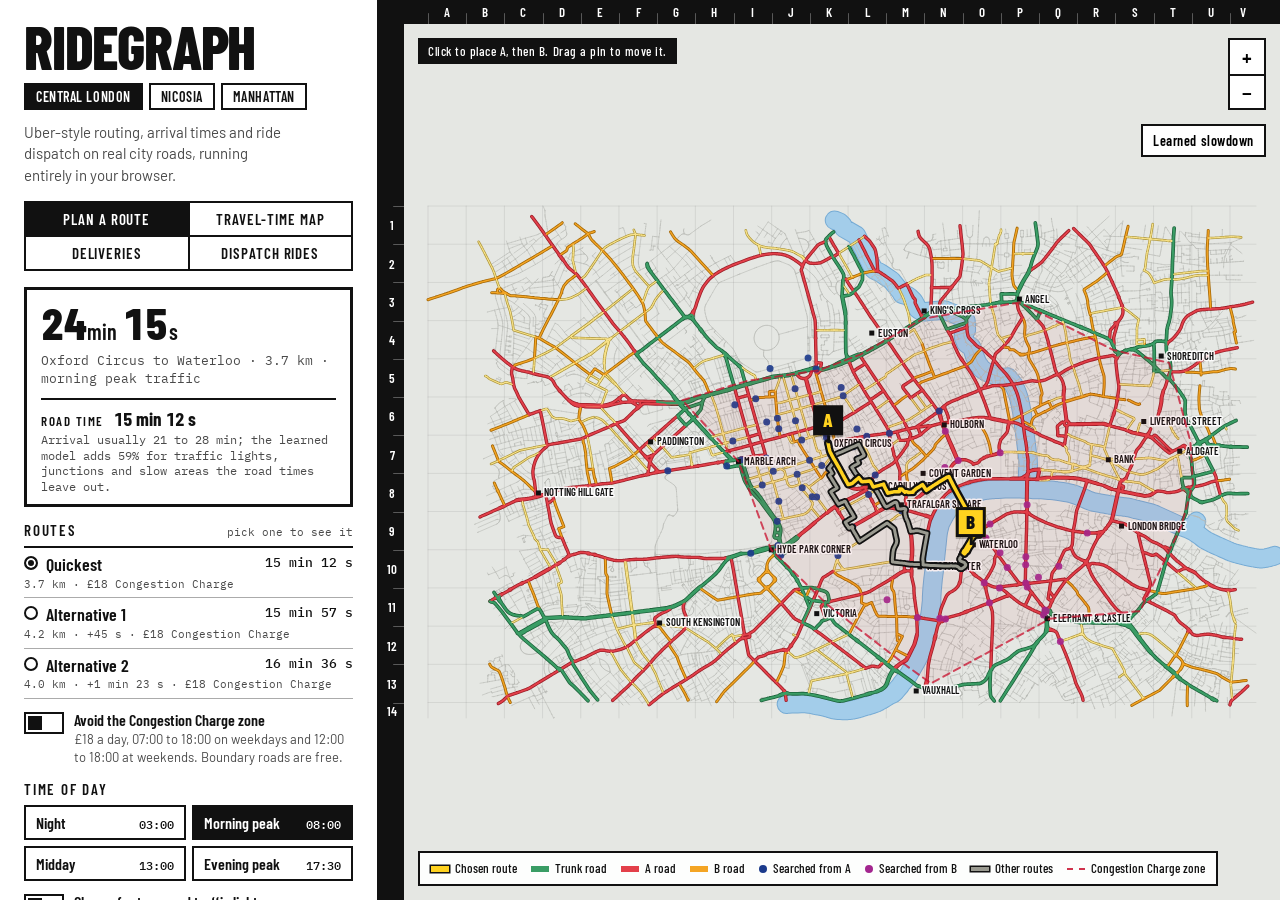
<file: index.html>
<!doctype html>
<html lang="en-GB">
  <head>
    <meta charset="utf-8" />
    <meta name="viewport" content="width=device-width, initial-scale=1" />
    <title>Ridegraph · Routing, arrival times and ride dispatch</title>
    <meta
      name="description"
      content="Click two points in London, Nicosia or Manhattan and watch Dijkstra, A*, bidirectional search and Contraction Hierarchies find the quickest route through rush-hour traffic."
    />
    <link rel="icon" href="data:image/svg+xml,%3Csvg xmlns='http://www.w3.org/2000/svg' viewBox='0 0 32 32'%3E%3Crect width='32' height='32' fill='%23111'/%3E%3Cpath d='M7 25 L14 12 L19 18 L25 7' stroke='%23fff' stroke-width='4' fill='none' stroke-linecap='round' stroke-linejoin='round'/%3E%3C/svg%3E" />
    <link rel="preconnect" href="https://fonts.googleapis.com" />
    <link rel="preconnect" href="https://fonts.gstatic.com" crossorigin />
    <link
      rel="stylesheet"
      href="https://fonts.googleapis.com/css2?family=Barlow+Condensed:wght@500;600;800&family=Barlow:wght@400;500;600&family=IBM+Plex+Mono:wght@400;500&display=swap"
    />
    <link rel="stylesheet" href="css/app.css" />
  </head>
  <body>
    <main class="layout">
      <aside class="cover" aria-label="Route controls">
        <header class="masthead">
          <h1 class="wordmark">ridegraph</h1>
          <p class="place" id="place">Loading…</p>
          <nav class="cities" id="cities" aria-label="City" hidden></nav>
          <p class="lede">
            Uber-style routing, arrival times and ride dispatch on real city roads,
            running entirely in your browser.
          </p>
          <div class="modes" role="tablist" aria-label="Mode">
            <button type="button" role="tab" id="mode-route" aria-selected="true">Plan a route</button>
            <button type="button" role="tab" id="mode-reach" aria-selected="false">Travel-time map</button>
            <button type="button" role="tab" id="mode-tour" aria-selected="false">Deliveries</button>
            <button type="button" role="tab" id="mode-dispatch" aria-selected="false" hidden>Dispatch rides</button>
          </div>
        </header>

        <div class="mode-panel" id="route-panel">

        <section class="trip" aria-live="polite" aria-atomic="true">
          <p class="trip-eta" id="eta">Loading map…</p>
          <p class="trip-meta" id="trip-meta">&nbsp;</p>
          <p class="trip-learned" id="learned" hidden>
            <span class="learned-label">Road time</span>
            <b id="learned-eta"></b>
            <span class="learned-delta" id="learned-delta"></span>
          </p>
        </section>

        <fieldset class="group" id="routes-group">
          <legend>
            Routes
            <span class="legend-note" id="routes-note">different ways to go</span>
          </legend>
          <div class="methods" id="routes"></div>
          <label class="switch">
            <input type="checkbox" id="avoid-zone" />
            <span class="switch-track" aria-hidden="true"></span>
            <span class="switch-text">
              Avoid the Congestion Charge zone
              <small id="charge-terms">Central London, charged on weekdays in the day.</small>
            </span>
          </label>
        </fieldset>

        <fieldset class="group">
          <legend>Time of day</legend>
          <div class="presets" id="presets"></div>
          <label class="switch">
            <input type="checkbox" id="turns" />
            <span class="switch-track" aria-hidden="true"></span>
            <span class="switch-text">
              Charge for turns and traffic lights
              <small>Right turns wait for oncoming traffic; lights add an average wait.</small>
            </span>
          </label>
          <label class="switch" id="live-switch" hidden>
            <input type="checkbox" id="live" />
            <span class="switch-track" aria-hidden="true"></span>
            <span class="switch-text">
              Live roadworks and closures
              <small id="live-status">From Transport for London's open data feed.</small>
            </span>
          </label>
        </fieldset>

        <fieldset class="group">
          <legend>
            Search method
            <span class="legend-note" id="effort-label">junctions examined</span>
          </legend>
          <div class="methods" id="methods"></div>
          <p class="method-note" id="method-note"></p>
          <button type="button" class="replay" id="replay" disabled>Replay search</button>
        </fieldset>

        <details class="model-card" id="model-card" hidden>
          <summary>How the learned ETA works</summary>
          <p>
            The router's estimate only knows modelled road speeds. A gradient-boosted model, trained
            on <span id="model-trips"></span> simulated trips through a city that hides hotspots, a
            later rush hour and real waits at turns and lights, learns how far off the router is
            from the route's shape, its turns and the time.
          </p>
          <table class="model-table">
            <thead>
              <tr><th>On trips it never saw</th><th>Avg. error</th><th>Within 10%</th></tr>
            </thead>
            <tbody id="model-metrics"></tbody>
          </table>
          <p class="model-features">Leans most on: <span id="model-features"></span>.</p>
          <p>
            The graph neural network learns a slowdown for every road from its place in the network.
            It is a little more accurate, but it needs every road's learned representation, so the
            map runs the trees.
          </p>
        </details>
        </div>

        <div class="mode-panel" id="reach-panel" hidden>
          <section class="trip" aria-live="polite">
            <p class="trip-eta" id="reach-area">–</p>
            <p class="trip-meta" id="reach-meta">&nbsp;</p>
          </section>

          <fieldset class="group">
            <legend>Journeys</legend>
            <div class="presets" id="reach-direction">
              <label class="preset"><input type="radio" name="reach-direction" value="leave" checked /><span>Leaving here</span></label>
              <label class="preset"><input type="radio" name="reach-direction" value="arrive" /><span>Arriving here</span></label>
            </div>
          </fieldset>

          <fieldset class="group">
            <legend>Time of day</legend>
            <div class="presets" id="reach-presets"></div>
          </fieldset>

          <fieldset class="group">
            <legend>
              Within
              <span class="legend-note" id="reach-compare-label">area now, and at 03:00</span>
            </legend>
            <div class="methods" id="reach-bands"></div>
            <p class="method-note">
              Click anywhere on the map to measure from there. Flat hunting? Choose <em>Arriving here</em>
              and click your office.
            </p>
          </fieldset>
        </div>

        <div class="mode-panel" id="tour-panel" hidden>
          <section class="trip" aria-live="polite">
            <p class="trip-eta" id="tour-total">–</p>
            <p class="trip-meta" id="tour-meta">&nbsp;</p>
          </section>

          <fieldset class="group">
            <legend>
              Stops
              <span class="legend-note">click the map to add, up to 12</span>
            </legend>
            <ol class="stops" id="tour-stops"></ol>
            <button type="button" class="link-button" id="tour-clear">Clear all stops</button>
            <label class="switch">
              <input type="checkbox" id="tour-return" checked />
              <span class="switch-track" aria-hidden="true"></span>
              <span class="switch-text">
                Return to the depot
                <small>Turn off when the route can end at the last drop.</small>
              </span>
            </label>
          </fieldset>

          <fieldset class="group">
            <legend>Time of day</legend>
            <div class="presets" id="tour-presets"></div>
          </fieldset>

          <fieldset class="group">
            <legend>
              Visiting order
              <span class="legend-note">total time</span>
            </legend>
            <div class="methods" id="tour-methods"></div>
            <p class="method-note">
              The exact method checks every possible order in a fraction of a second for up to a dozen
              stops; the improved method gets there too on most jobs and scales to larger ones.
            </p>
          </fieldset>
        </div>

        <div class="mode-panel" id="dispatch-panel" hidden>
          <section class="trip">
            <p class="trip-eta" id="clock">07:00</p>
            <p class="trip-meta" id="dispatch-meta">&nbsp;</p>
            <div class="playback">
              <button type="button" class="play" id="play" aria-label="Pause">Pause</button>
              <input type="range" id="scrub" min="0" max="10800" step="10" value="0" aria-label="Time in the simulated morning" />
            </div>
            <div class="speeds" id="speeds" role="radiogroup" aria-label="Replay speed"></div>
          </section>

          <fieldset class="group">
            <legend>
              Dispatch method
              <span class="legend-note">average wait so far</span>
            </legend>
            <div class="methods" id="policies"></div>
            <p class="method-note" id="policy-note"></p>
          </fieldset>

          <details class="model-card" id="dispatch-card">
            <summary>Results over <span id="dispatch-days"></span></summary>
            <p>
              The same ride requests and the same starting fleet for every method. Waits run from
              request to pickup; a rider gives up after ten minutes without a driver. Not served
              counts riders who gave up or, with surge pricing, declined the price. Driving per ride
              is the fleet's total driving, empty or not, divided by riders served.
            </p>
            <table class="model-table">
              <thead>
                <tr><th>Method</th><th>Avg. wait</th><th>Not served</th><th>Driving per ride</th></tr>
              </thead>
              <tbody id="dispatch-summary"></tbody>
            </table>
            <p>
              The demand forecast predicts ride requests per 500 m square for the next 15 minutes from
              what has happened so far today. On days it never saw:
            </p>
            <table class="model-table">
              <thead>
                <tr><th>Forecast</th><th>Poisson deviance</th></tr>
              </thead>
              <tbody id="forecast-summary"></tbody>
            </table>
          </details>
        </div>

        <footer class="colophon">
          <p>
            Traffic is a modelled weekday pattern; closures are live when switched on.
            <span id="city-notes"></span> Road data ©
            <a href="https://www.openstreetmap.org/copyright">OpenStreetMap</a> contributors.
            London disruptions powered by <a href="https://tfl.gov.uk/info-for/open-data-users/">TfL Open Data</a>.
          </p>
          <p>
            <a href="docs/">Documentation</a> ·
            <a href="https://github.com/ayqon/ridegraph">Code and benchmarks</a>
          </p>
        </footer>
      </aside>

      <section class="atlas" aria-label="Map">
        <canvas class="ruler ruler-top" id="ruler-top" aria-hidden="true"></canvas>
        <canvas class="ruler ruler-left" id="ruler-left" aria-hidden="true"></canvas>
        <div class="corner" aria-hidden="true"></div>
        <div class="sheet" id="sheet">
          <button type="button" class="pin pin-a" id="pin-a" aria-label="Start point A. Use arrow keys to move." hidden>A</button>
          <button type="button" class="pin pin-b" id="pin-b" aria-label="Destination B. Use arrow keys to move." hidden>B</button>
          <div class="zoom">
            <button type="button" id="zoom-in" aria-label="Zoom in">+</button>
            <button type="button" id="zoom-out" aria-label="Zoom out">−</button>
          </div>
          <button type="button" class="layer-toggle" id="heat-toggle" aria-pressed="false" hidden>
            Learned slowdown
          </button>
          <p class="hint" id="hint">Click to place A, then B. Drag a pin to move it.</p>
          <div class="key" id="key-reach" aria-label="Map key" hidden>
            <span><i class="sw" style="background: #1b3a8c"></i>Within 10 min</span>
            <span><i class="sw" style="background: #4f72c4"></i>Within 20 min</span>
            <span><i class="sw" style="background: #a2b8e6"></i>Within 30 min</span>
          </div>
          <div class="key" id="key-tour" aria-label="Map key" hidden>
            <span><i class="car" style="background: #111111"></i>Depot</span>
            <span><i class="car car-idle"></i>Stop, numbered in visiting order</span>
            <span><i class="sw sw-route"></i>Best route</span>
          </div>
          <div class="key key-dispatch" id="key-dispatch" aria-label="Map key" hidden>
            <span><i class="car car-idle"></i>Free</span>
            <span><i class="car car-pickup"></i>Heading to a rider</span>
            <span><i class="car car-trip"></i>With a rider</span>
            <span><i class="car car-shared"></i>Two riders</span>
            <span><i class="car car-reposition"></i>Repositioning</span>
            <span><i class="rider"></i>Rider waiting</span>
            <span id="key-surge" hidden><i class="sw sw-surge"></i>Surge price</span>
          </div>
          <div class="key" id="key-route" aria-label="Map key">
            <span><i class="sw sw-route"></i>Chosen route</span>
            <span><i class="sw sw-trunk"></i>Trunk road</span>
            <span><i class="sw sw-primary"></i>A road</span>
            <span><i class="sw sw-secondary"></i>B road</span>
            <span><i class="dot dot-f"></i>Searched from A</span>
            <span><i class="dot dot-b"></i>Searched from B</span>
            <span><i class="sw sw-alt"></i>Other routes</span>
            <span><i class="sw sw-zone"></i>Congestion Charge zone</span>
            <span id="key-closed" hidden><i class="sw sw-closed"></i>Closed</span>
            <span id="key-slow" hidden><i class="sw sw-slow"></i>Slowed by roadworks</span>
            <span class="key-heat" id="key-heat" hidden>
              <i class="ramp"></i><span id="heat-range"></span>
            </span>
          </div>
        </div>
      </section>
    </main>
    <script type="module" src="js/app.js"></script>
  </body>
</html>
</file>
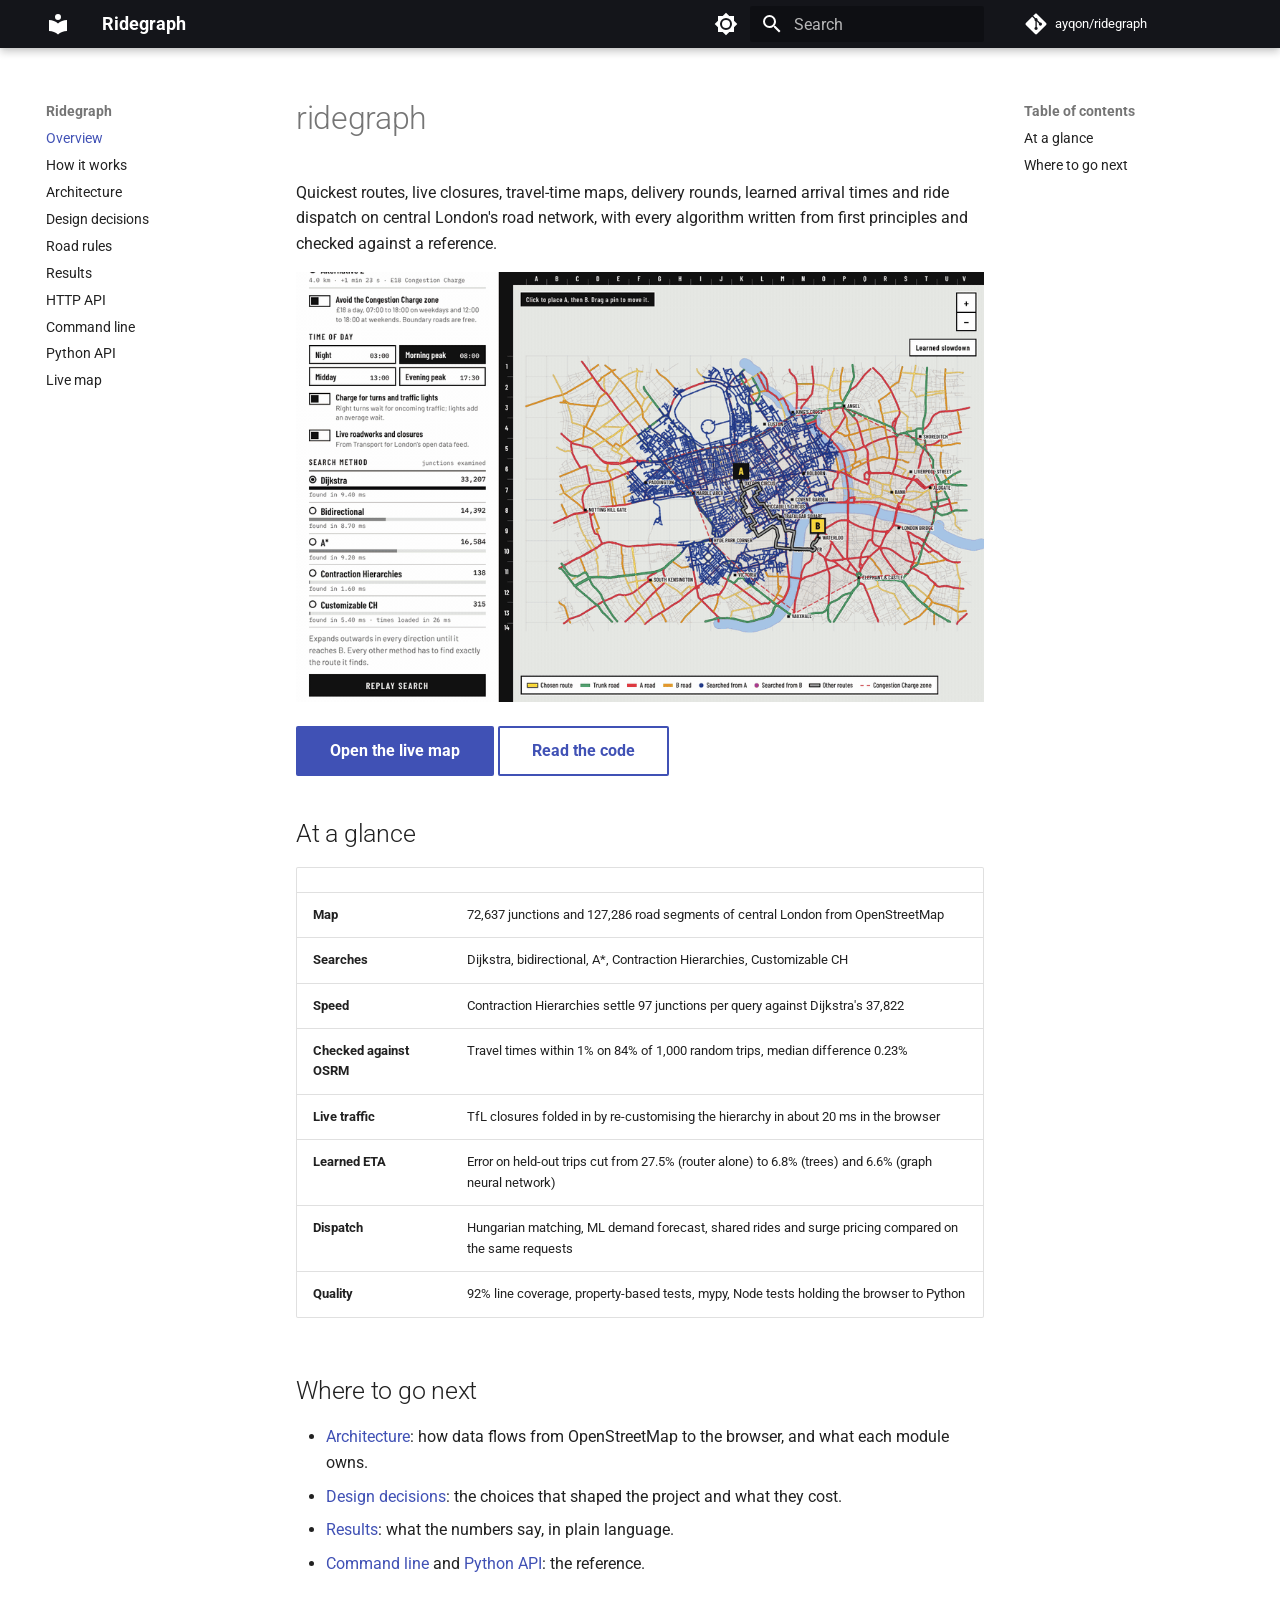
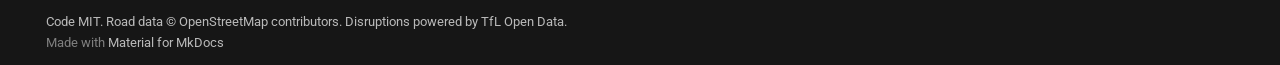
<file: docs/index.html>
<!doctype html>
<html lang="en" class="no-js">
  <head>
    
      <meta charset="utf-8">
      <meta name="viewport" content="width=device-width,initial-scale=1">
      
        <meta name="description" content="Routing, arrival-time prediction and ride dispatch on real city road networks, written from scratch.">
      
      
      
        <link rel="canonical" href="https://ridegraph.dev/docs/">
      
      
      
        <link rel="next" href="how-it-works/">
      
      
        
      
      
      <link rel="icon" href="assets/images/favicon.png">
      <meta name="generator" content="mkdocs-1.6.1, mkdocs-material-9.8.0">
    
    
      
        <title>Ridegraph</title>
      
    
    
      <link rel="stylesheet" href="assets/stylesheets/main.57a0d79d.min.css">
      
        
        <link rel="stylesheet" href="assets/stylesheets/palette.fb2fffe2.min.css">
      
      


    
    
      
    
    
      
        
        
        <link rel="preconnect" href="https://fonts.gstatic.com" crossorigin>
        <link rel="stylesheet" href="https://fonts.googleapis.com/css?family=Roboto:300,300i,400,400i,700,700i%7CRoboto+Mono:400,400i,700,700i&display=fallback">
        <style>:root{--md-text-font:"Roboto";--md-code-font:"Roboto Mono"}</style>
      
    
    
      <link rel="stylesheet" href="assets/_mkdocstrings.css">
    
    <script>__md_scope=new URL(".",location),__md_hash=e=>[...e].reduce(((e,_)=>(e<<5)-e+_.charCodeAt(0)),0),__md_get=(e,_=localStorage,t=__md_scope)=>JSON.parse(_.getItem(t.pathname+"."+e)),__md_set=(e,_,t=localStorage,a=__md_scope)=>{try{t.setItem(a.pathname+"."+e,JSON.stringify(_))}catch(e){}}</script>
    
      

    
    
  </head>
  
  
    
    
      
    
    
    
    
    <body dir="ltr" data-md-color-scheme="default" data-md-color-primary="black" data-md-color-accent="grey">
  
    
    <input class="md-toggle" data-md-toggle="drawer" type="checkbox" id="__drawer" autocomplete="off">
    <input class="md-toggle" data-md-toggle="search" type="checkbox" id="__search" autocomplete="off">
    <label class="md-overlay" for="__drawer"></label>
    <div data-md-component="skip">
      
        
        <a href="#ridegraph" class="md-skip">
          Skip to content
        </a>
      
    </div>
    <div data-md-component="announce">
      
    </div>
    
    
      

  

<header class="md-header md-header--shadow" data-md-component="header">
  <nav class="md-header__inner md-grid" aria-label="Header">
    <a href="." title="Ridegraph" class="md-header__button md-logo" aria-label="Ridegraph" data-md-component="logo">
      
  
  <svg xmlns="http://www.w3.org/2000/svg" viewBox="0 0 24 24"><path d="M12 8a3 3 0 0 0 3-3 3 3 0 0 0-3-3 3 3 0 0 0-3 3 3 3 0 0 0 3 3m0 3.54C9.64 9.35 6.5 8 3 8v11c3.5 0 6.64 1.35 9 3.54 2.36-2.19 5.5-3.54 9-3.54V8c-3.5 0-6.64 1.35-9 3.54"/></svg>

    </a>
    <label class="md-header__button md-icon" for="__drawer">
      
      <svg xmlns="http://www.w3.org/2000/svg" viewBox="0 0 24 24"><path d="M3 6h18v2H3zm0 5h18v2H3zm0 5h18v2H3z"/></svg>
    </label>
    <div class="md-header__title" data-md-component="header-title">
      <div class="md-header__ellipsis">
        <div class="md-header__topic">
          <span class="md-ellipsis">
            Ridegraph
          </span>
        </div>
        <div class="md-header__topic" data-md-component="header-topic">
          <span class="md-ellipsis">
            
              Overview
            
          </span>
        </div>
      </div>
    </div>
    
      
        <form class="md-header__option" data-md-component="palette">
  
    
    
    
    <input class="md-option" data-md-color-media="" data-md-color-scheme="default" data-md-color-primary="black" data-md-color-accent="grey"  aria-label="Dark mode"  type="radio" name="__palette" id="__palette_0">
    
      <label class="md-header__button md-icon" title="Dark mode" for="__palette_1" hidden>
        <svg xmlns="http://www.w3.org/2000/svg" viewBox="0 0 24 24"><path d="M12 8a4 4 0 0 0-4 4 4 4 0 0 0 4 4 4 4 0 0 0 4-4 4 4 0 0 0-4-4m0 10a6 6 0 0 1-6-6 6 6 0 0 1 6-6 6 6 0 0 1 6 6 6 6 0 0 1-6 6m8-9.31V4h-4.69L12 .69 8.69 4H4v4.69L.69 12 4 15.31V20h4.69L12 23.31 15.31 20H20v-4.69L23.31 12z"/></svg>
      </label>
    
  
    
    
    
    <input class="md-option" data-md-color-media="" data-md-color-scheme="slate" data-md-color-primary="black" data-md-color-accent="grey"  aria-label="Light mode"  type="radio" name="__palette" id="__palette_1">
    
      <label class="md-header__button md-icon" title="Light mode" for="__palette_0" hidden>
        <svg xmlns="http://www.w3.org/2000/svg" viewBox="0 0 24 24"><path d="M12 18c-.89 0-1.74-.2-2.5-.55C11.56 16.5 13 14.42 13 12s-1.44-4.5-3.5-5.45C10.26 6.2 11.11 6 12 6a6 6 0 0 1 6 6 6 6 0 0 1-6 6m8-9.31V4h-4.69L12 .69 8.69 4H4v4.69L.69 12 4 15.31V20h4.69L12 23.31 15.31 20H20v-4.69L23.31 12z"/></svg>
      </label>
    
  
</form>
      
    
    
      <script>var palette=__md_get("__palette");if(palette&&palette.color){if("(prefers-color-scheme)"===palette.color.media){var media=matchMedia("(prefers-color-scheme: light)"),input=document.querySelector(media.matches?"[data-md-color-media='(prefers-color-scheme: light)']":"[data-md-color-media='(prefers-color-scheme: dark)']");palette.color.media=input.getAttribute("data-md-color-media"),palette.color.scheme=input.getAttribute("data-md-color-scheme"),palette.color.primary=input.getAttribute("data-md-color-primary"),palette.color.accent=input.getAttribute("data-md-color-accent")}for(var[key,value]of Object.entries(palette.color))document.body.setAttribute("data-md-color-"+key,value)}</script>
    
    
    
      
      
        <label class="md-header__button md-icon" for="__search">
          
          <svg xmlns="http://www.w3.org/2000/svg" viewBox="0 0 24 24"><path d="M9.5 3A6.5 6.5 0 0 1 16 9.5c0 1.61-.59 3.09-1.56 4.23l.27.27h.79l5 5-1.5 1.5-5-5v-.79l-.27-.27A6.52 6.52 0 0 1 9.5 16 6.5 6.5 0 0 1 3 9.5 6.5 6.5 0 0 1 9.5 3m0 2C7 5 5 7 5 9.5S7 14 9.5 14 14 12 14 9.5 12 5 9.5 5"/></svg>
        </label>
        <div class="md-search" data-md-component="search" role="dialog">
  <label class="md-search__overlay" for="__search"></label>
  <div class="md-search__inner" role="search">
    <form class="md-search__form" name="search">
      <input type="text" class="md-search__input" name="query" aria-label="Search" placeholder="Search" autocapitalize="off" autocorrect="off" autocomplete="off" spellcheck="false" data-md-component="search-query" required>
      <label class="md-search__icon md-icon" for="__search">
        
        <svg xmlns="http://www.w3.org/2000/svg" viewBox="0 0 24 24"><path d="M9.5 3A6.5 6.5 0 0 1 16 9.5c0 1.61-.59 3.09-1.56 4.23l.27.27h.79l5 5-1.5 1.5-5-5v-.79l-.27-.27A6.52 6.52 0 0 1 9.5 16 6.5 6.5 0 0 1 3 9.5 6.5 6.5 0 0 1 9.5 3m0 2C7 5 5 7 5 9.5S7 14 9.5 14 14 12 14 9.5 12 5 9.5 5"/></svg>
        
        <svg xmlns="http://www.w3.org/2000/svg" viewBox="0 0 24 24"><path d="M20 11v2H8l5.5 5.5-1.42 1.42L4.16 12l7.92-7.92L13.5 5.5 8 11z"/></svg>
      </label>
      <nav class="md-search__options" aria-label="Search">
        
        <button type="reset" class="md-search__icon md-icon" title="Clear" aria-label="Clear" tabindex="-1">
          
          <svg xmlns="http://www.w3.org/2000/svg" viewBox="0 0 24 24"><path d="M19 6.41 17.59 5 12 10.59 6.41 5 5 6.41 10.59 12 5 17.59 6.41 19 12 13.41 17.59 19 19 17.59 13.41 12z"/></svg>
        </button>
      </nav>
      
    </form>
    <div class="md-search__output">
      <div class="md-search__scrollwrap" tabindex="0" data-md-scrollfix>
        <div class="md-search-result" data-md-component="search-result">
          <div class="md-search-result__meta">
            Initializing search
          </div>
          <ol class="md-search-result__list" role="presentation"></ol>
        </div>
      </div>
    </div>
  </div>
</div>
      
    
    
      <div class="md-header__source">
        <a href="https://github.com/ayqon/ridegraph" title="Go to repository" class="md-source" data-md-component="source">
  <div class="md-source__icon md-icon">
    
    <svg xmlns="http://www.w3.org/2000/svg" viewBox="0 0 448 512"><!--! Font Awesome Free 7.1.0 by @fontawesome - https://fontawesome.com License - https://fontawesome.com/license/free (Icons: CC BY 4.0, Fonts: SIL OFL 1.1, Code: MIT License) Copyright 2025 Fonticons, Inc.--><path d="M439.6 236.1 244 40.5c-5.4-5.5-12.8-8.5-20.4-8.5s-15 3-20.4 8.4L162.5 81l51.5 51.5c27.1-9.1 52.7 16.8 43.4 43.7l49.7 49.7c34.2-11.8 61.2 31 35.5 56.7-26.5 26.5-70.2-2.9-56-37.3L240.3 199v121.9c25.3 12.5 22.3 41.8 9.1 55-6.4 6.4-15.2 10.1-24.3 10.1s-17.8-3.6-24.3-10.1c-17.6-17.6-11.1-46.9 11.2-56v-123c-20.8-8.5-24.6-30.7-18.6-45L142.6 101 8.5 235.1C3 240.6 0 247.9 0 255.5s3 15 8.5 20.4l195.6 195.7c5.4 5.4 12.7 8.4 20.4 8.4s15-3 20.4-8.4l194.7-194.7c5.4-5.4 8.4-12.8 8.4-20.4s-3-15-8.4-20.4"/></svg>
  </div>
  <div class="md-source__repository">
    ayqon/ridegraph
  </div>
</a>
      </div>
    
  </nav>
  
</header>
    
    <div class="md-container" data-md-component="container">
      
      
        
          
        
      
      <main class="md-main" data-md-component="main">
        <div class="md-main__inner md-grid">
          
            
              
              <div class="md-sidebar md-sidebar--primary" data-md-component="sidebar" data-md-type="navigation" >
                <div class="md-sidebar__scrollwrap">
                  <div class="md-sidebar__inner">
                    



<nav class="md-nav md-nav--primary" aria-label="Navigation" data-md-level="0">
  <label class="md-nav__title" for="__drawer">
    <a href="." title="Ridegraph" class="md-nav__button md-logo" aria-label="Ridegraph" data-md-component="logo">
      
  
  <svg xmlns="http://www.w3.org/2000/svg" viewBox="0 0 24 24"><path d="M12 8a3 3 0 0 0 3-3 3 3 0 0 0-3-3 3 3 0 0 0-3 3 3 3 0 0 0 3 3m0 3.54C9.64 9.35 6.5 8 3 8v11c3.5 0 6.64 1.35 9 3.54 2.36-2.19 5.5-3.54 9-3.54V8c-3.5 0-6.64 1.35-9 3.54"/></svg>

    </a>
    Ridegraph
  </label>
  
    <div class="md-nav__source">
      <a href="https://github.com/ayqon/ridegraph" title="Go to repository" class="md-source" data-md-component="source">
  <div class="md-source__icon md-icon">
    
    <svg xmlns="http://www.w3.org/2000/svg" viewBox="0 0 448 512"><!--! Font Awesome Free 7.1.0 by @fontawesome - https://fontawesome.com License - https://fontawesome.com/license/free (Icons: CC BY 4.0, Fonts: SIL OFL 1.1, Code: MIT License) Copyright 2025 Fonticons, Inc.--><path d="M439.6 236.1 244 40.5c-5.4-5.5-12.8-8.5-20.4-8.5s-15 3-20.4 8.4L162.5 81l51.5 51.5c27.1-9.1 52.7 16.8 43.4 43.7l49.7 49.7c34.2-11.8 61.2 31 35.5 56.7-26.5 26.5-70.2-2.9-56-37.3L240.3 199v121.9c25.3 12.5 22.3 41.8 9.1 55-6.4 6.4-15.2 10.1-24.3 10.1s-17.8-3.6-24.3-10.1c-17.6-17.6-11.1-46.9 11.2-56v-123c-20.8-8.5-24.6-30.7-18.6-45L142.6 101 8.5 235.1C3 240.6 0 247.9 0 255.5s3 15 8.5 20.4l195.6 195.7c5.4 5.4 12.7 8.4 20.4 8.4s15-3 20.4-8.4l194.7-194.7c5.4-5.4 8.4-12.8 8.4-20.4s-3-15-8.4-20.4"/></svg>
  </div>
  <div class="md-source__repository">
    ayqon/ridegraph
  </div>
</a>
    </div>
  
  <ul class="md-nav__list" data-md-scrollfix>
    
      
      
  
  
    
  
  
  
    <li class="md-nav__item md-nav__item--active">
      
      <input class="md-nav__toggle md-toggle" type="checkbox" id="__toc">
      
      
        
      
      
        <label class="md-nav__link md-nav__link--active" for="__toc">
          
  
  
  <span class="md-ellipsis">
    
  
    Overview
  

    
  </span>
  
  

          <span class="md-nav__icon md-icon"></span>
        </label>
      
      <a href="." class="md-nav__link md-nav__link--active">
        
  
  
  <span class="md-ellipsis">
    
  
    Overview
  

    
  </span>
  
  

      </a>
      
        

<nav class="md-nav md-nav--secondary" aria-label="Table of contents">
  
  
  
    
  
  
    <label class="md-nav__title" for="__toc">
      <span class="md-nav__icon md-icon"></span>
      Table of contents
    </label>
    <ul class="md-nav__list" data-md-component="toc" data-md-scrollfix>
      
        <li class="md-nav__item">
  <a href="#at-a-glance" class="md-nav__link">
    <span class="md-ellipsis">
      
        At a glance
      
    </span>
  </a>
  
</li>
      
        <li class="md-nav__item">
  <a href="#where-to-go-next" class="md-nav__link">
    <span class="md-ellipsis">
      
        Where to go next
      
    </span>
  </a>
  
</li>
      
    </ul>
  
</nav>
      
    </li>
  

    
      
      
  
  
  
  
    <li class="md-nav__item">
      <a href="how-it-works/" class="md-nav__link">
        
  
  
  <span class="md-ellipsis">
    
  
    How it works
  

    
  </span>
  
  

      </a>
    </li>
  

    
      
      
  
  
  
  
    <li class="md-nav__item">
      <a href="architecture/" class="md-nav__link">
        
  
  
  <span class="md-ellipsis">
    
  
    Architecture
  

    
  </span>
  
  

      </a>
    </li>
  

    
      
      
  
  
  
  
    <li class="md-nav__item">
      <a href="decisions/" class="md-nav__link">
        
  
  
  <span class="md-ellipsis">
    
  
    Design decisions
  

    
  </span>
  
  

      </a>
    </li>
  

    
      
      
  
  
  
  
    <li class="md-nav__item">
      <a href="road-rules/" class="md-nav__link">
        
  
  
  <span class="md-ellipsis">
    
  
    Road rules
  

    
  </span>
  
  

      </a>
    </li>
  

    
      
      
  
  
  
  
    <li class="md-nav__item">
      <a href="writeup/" class="md-nav__link">
        
  
  
  <span class="md-ellipsis">
    
  
    Results
  

    
  </span>
  
  

      </a>
    </li>
  

    
      
      
  
  
  
  
    <li class="md-nav__item">
      <a href="http-api/" class="md-nav__link">
        
  
  
  <span class="md-ellipsis">
    
  
    HTTP API
  

    
  </span>
  
  

      </a>
    </li>
  

    
      
      
  
  
  
  
    <li class="md-nav__item">
      <a href="cli/" class="md-nav__link">
        
  
  
  <span class="md-ellipsis">
    
  
    Command line
  

    
  </span>
  
  

      </a>
    </li>
  

    
      
      
  
  
  
  
    <li class="md-nav__item">
      <a href="api/" class="md-nav__link">
        
  
  
  <span class="md-ellipsis">
    
  
    Python API
  

    
  </span>
  
  

      </a>
    </li>
  

    
      
      
  
  
  
  
    <li class="md-nav__item">
      <a href="https://ridegraph.dev/" class="md-nav__link">
        
  
  
  <span class="md-ellipsis">
    
  
    Live map
  

    
  </span>
  
  

      </a>
    </li>
  

    
  </ul>
</nav>
                  </div>
                </div>
              </div>
            
            
              
              <div class="md-sidebar md-sidebar--secondary" data-md-component="sidebar" data-md-type="toc" >
                <div class="md-sidebar__scrollwrap">
                  <div class="md-sidebar__inner">
                    

<nav class="md-nav md-nav--secondary" aria-label="Table of contents">
  
  
  
    
  
  
    <label class="md-nav__title" for="__toc">
      <span class="md-nav__icon md-icon"></span>
      Table of contents
    </label>
    <ul class="md-nav__list" data-md-component="toc" data-md-scrollfix>
      
        <li class="md-nav__item">
  <a href="#at-a-glance" class="md-nav__link">
    <span class="md-ellipsis">
      
        At a glance
      
    </span>
  </a>
  
</li>
      
        <li class="md-nav__item">
  <a href="#where-to-go-next" class="md-nav__link">
    <span class="md-ellipsis">
      
        Where to go next
      
    </span>
  </a>
  
</li>
      
    </ul>
  
</nav>
                  </div>
                </div>
              </div>
            
          
          
            <div class="md-content" data-md-component="content">
              
              <article class="md-content__inner md-typeset">
                
                  


  
  


<h1 id="ridegraph">ridegraph<a class="headerlink" href="#ridegraph" title="Permanent link">&para;</a></h1>
<p>Quickest routes, live closures, travel-time maps, delivery rounds, learned
arrival times and ride dispatch on central London's road network, with every
algorithm written from first principles and checked against a reference.</p>
<p><img alt="The live map" src="demo.gif" /></p>
<p><a class="md-button md-button--primary" href="https://ridegraph.dev/">Open the live map</a>
<a class="md-button" href="https://github.com/ayqon/ridegraph">Read the code</a></p>
<h2 id="at-a-glance">At a glance<a class="headerlink" href="#at-a-glance" title="Permanent link">&para;</a></h2>
<table>
<thead>
<tr>
<th></th>
<th></th>
</tr>
</thead>
<tbody>
<tr>
<td><strong>Map</strong></td>
<td>72,637 junctions and 127,286 road segments of central London from OpenStreetMap</td>
</tr>
<tr>
<td><strong>Searches</strong></td>
<td>Dijkstra, bidirectional, A*, Contraction Hierarchies, Customizable CH</td>
</tr>
<tr>
<td><strong>Speed</strong></td>
<td>Contraction Hierarchies settle 97 junctions per query against Dijkstra's 37,822</td>
</tr>
<tr>
<td><strong>Checked against OSRM</strong></td>
<td>Travel times within 1% on 84% of 1,000 random trips, median difference 0.23%</td>
</tr>
<tr>
<td><strong>Live traffic</strong></td>
<td>TfL closures folded in by re-customising the hierarchy in about 20 ms in the browser</td>
</tr>
<tr>
<td><strong>Learned ETA</strong></td>
<td>Error on held-out trips cut from 27.5% (router alone) to 6.8% (trees) and 6.6% (graph neural network)</td>
</tr>
<tr>
<td><strong>Dispatch</strong></td>
<td>Hungarian matching, ML demand forecast, shared rides and surge pricing compared on the same requests</td>
</tr>
<tr>
<td><strong>Quality</strong></td>
<td>92% line coverage, property-based tests, mypy, Node tests holding the browser to Python</td>
</tr>
</tbody>
</table>
<h2 id="where-to-go-next">Where to go next<a class="headerlink" href="#where-to-go-next" title="Permanent link">&para;</a></h2>
<ul>
<li><a href="architecture/">Architecture</a>: how data flows from OpenStreetMap to the
  browser, and what each module owns.</li>
<li><a href="decisions/">Design decisions</a>: the choices that shaped the project and
  what they cost.</li>
<li><a href="writeup/">Results</a>: what the numbers say, in plain language.</li>
<li><a href="cli/">Command line</a> and <a href="api/">Python API</a>: the reference.</li>
</ul>












                
              </article>
            </div>
          
          
<script>var target=document.getElementById(location.hash.slice(1));target&&target.name&&(target.checked=target.name.startsWith("__tabbed_"))</script>
        </div>
        
          <button type="button" class="md-top md-icon" data-md-component="top" hidden>
  
  <svg xmlns="http://www.w3.org/2000/svg" viewBox="0 0 24 24"><path d="M13 20h-2V8l-5.5 5.5-1.42-1.42L12 4.16l7.92 7.92-1.42 1.42L13 8z"/></svg>
  Back to top
</button>
        
      </main>
      
        <footer class="md-footer">
  
  <div class="md-footer-meta md-typeset">
    <div class="md-footer-meta__inner md-grid">
      <div class="md-copyright">
  
    <div class="md-copyright__highlight">
      Code MIT. Road data © OpenStreetMap contributors. Disruptions powered by TfL Open Data.
    </div>
  
  
    Made with
    <a href="https://squidfunk.github.io/mkdocs-material/" target="_blank" rel="noopener">
      Material for MkDocs
    </a>
  
</div>
      
    </div>
  </div>
</footer>
      
    </div>
    <div class="md-dialog" data-md-component="dialog">
      <div class="md-dialog__inner md-typeset"></div>
    </div>
    
    
    
      
      
      <script id="__config" type="application/json">{"annotate": null, "base": ".", "features": ["navigation.sections", "navigation.top", "content.code.copy", "search.highlight"], "search": "assets/javascripts/workers/search.a7633da7.min.js", "tags": null, "translations": {"clipboard.copied": "Copied to clipboard", "clipboard.copy": "Copy to clipboard", "search.result.more.one": "1 more on this page", "search.result.more.other": "# more on this page", "search.result.none": "No matching documents", "search.result.one": "1 matching document", "search.result.other": "# matching documents", "search.result.placeholder": "Type to start searching", "search.result.term.missing": "Missing", "select.version": "Select version"}, "version": null}</script>
    
    
      <script src="assets/javascripts/bundle.c21346df.min.js"></script>
      
    
  </body>
</html>
</file>
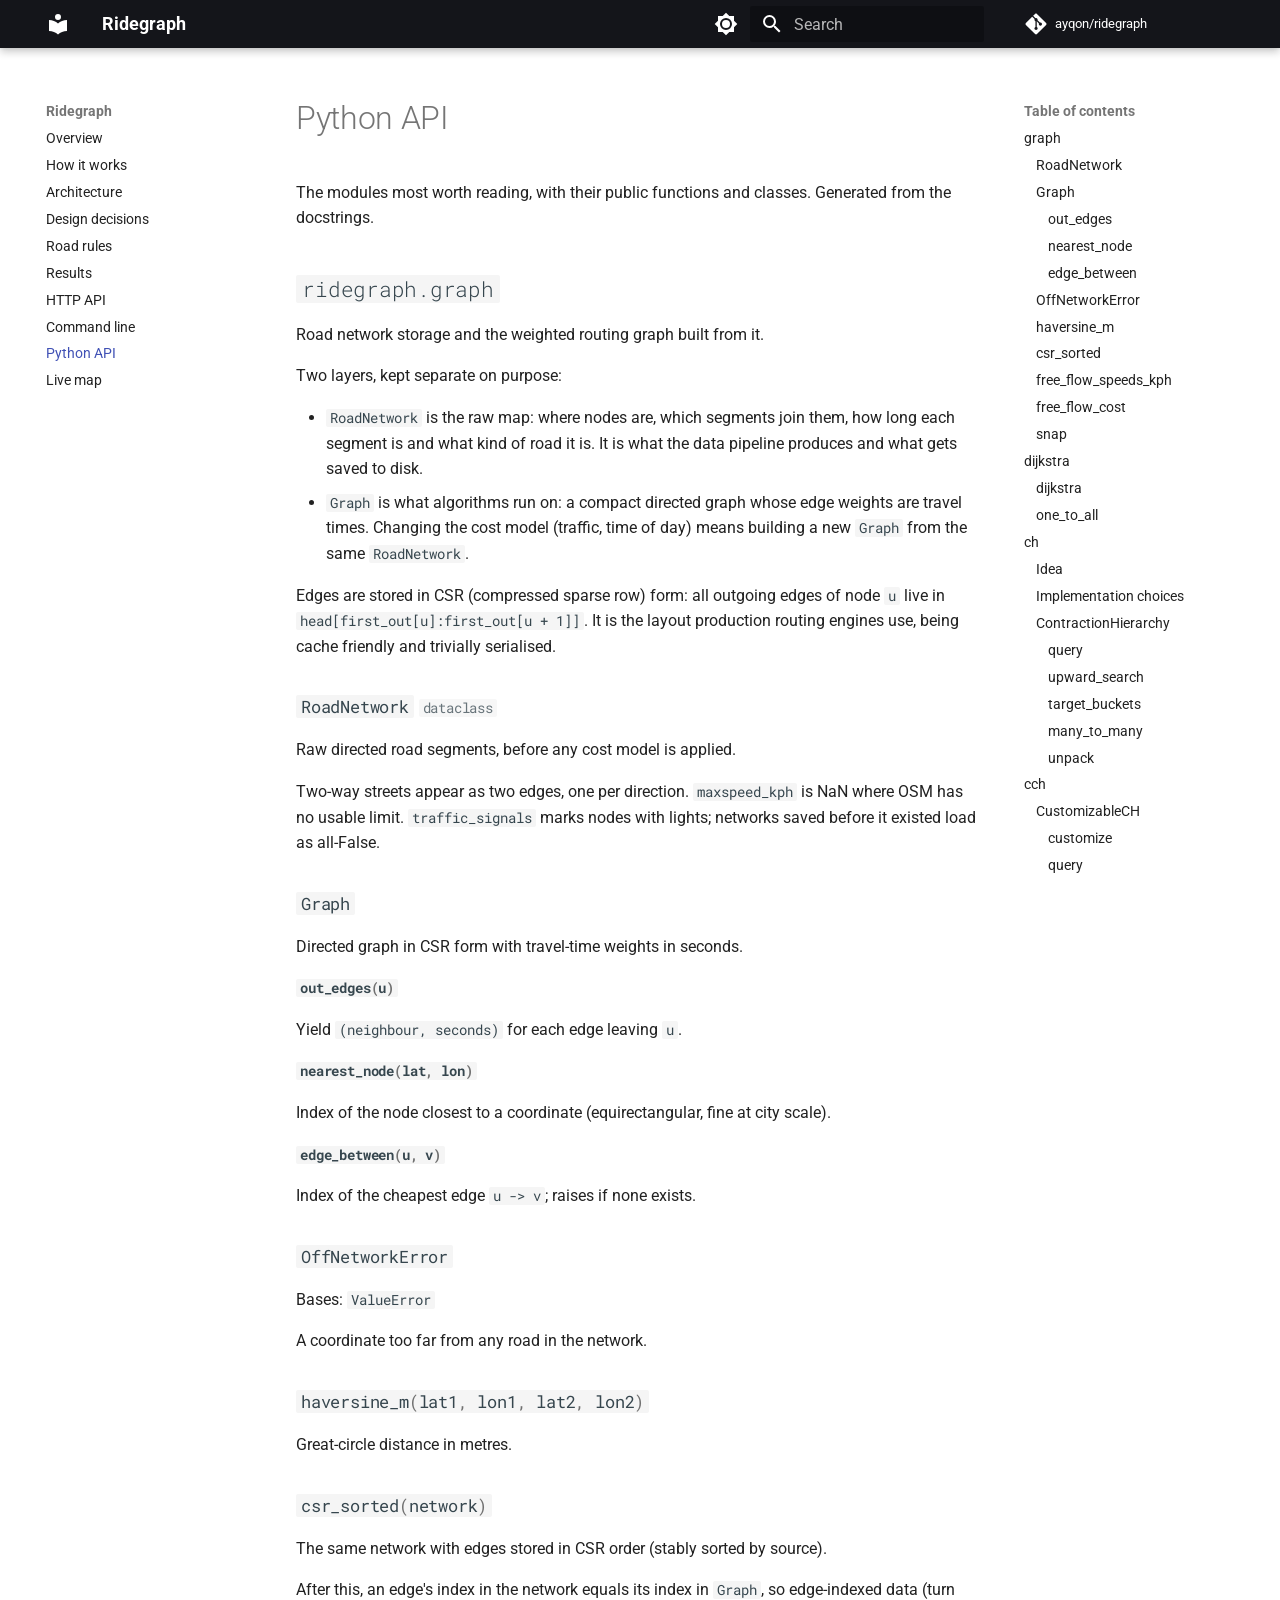
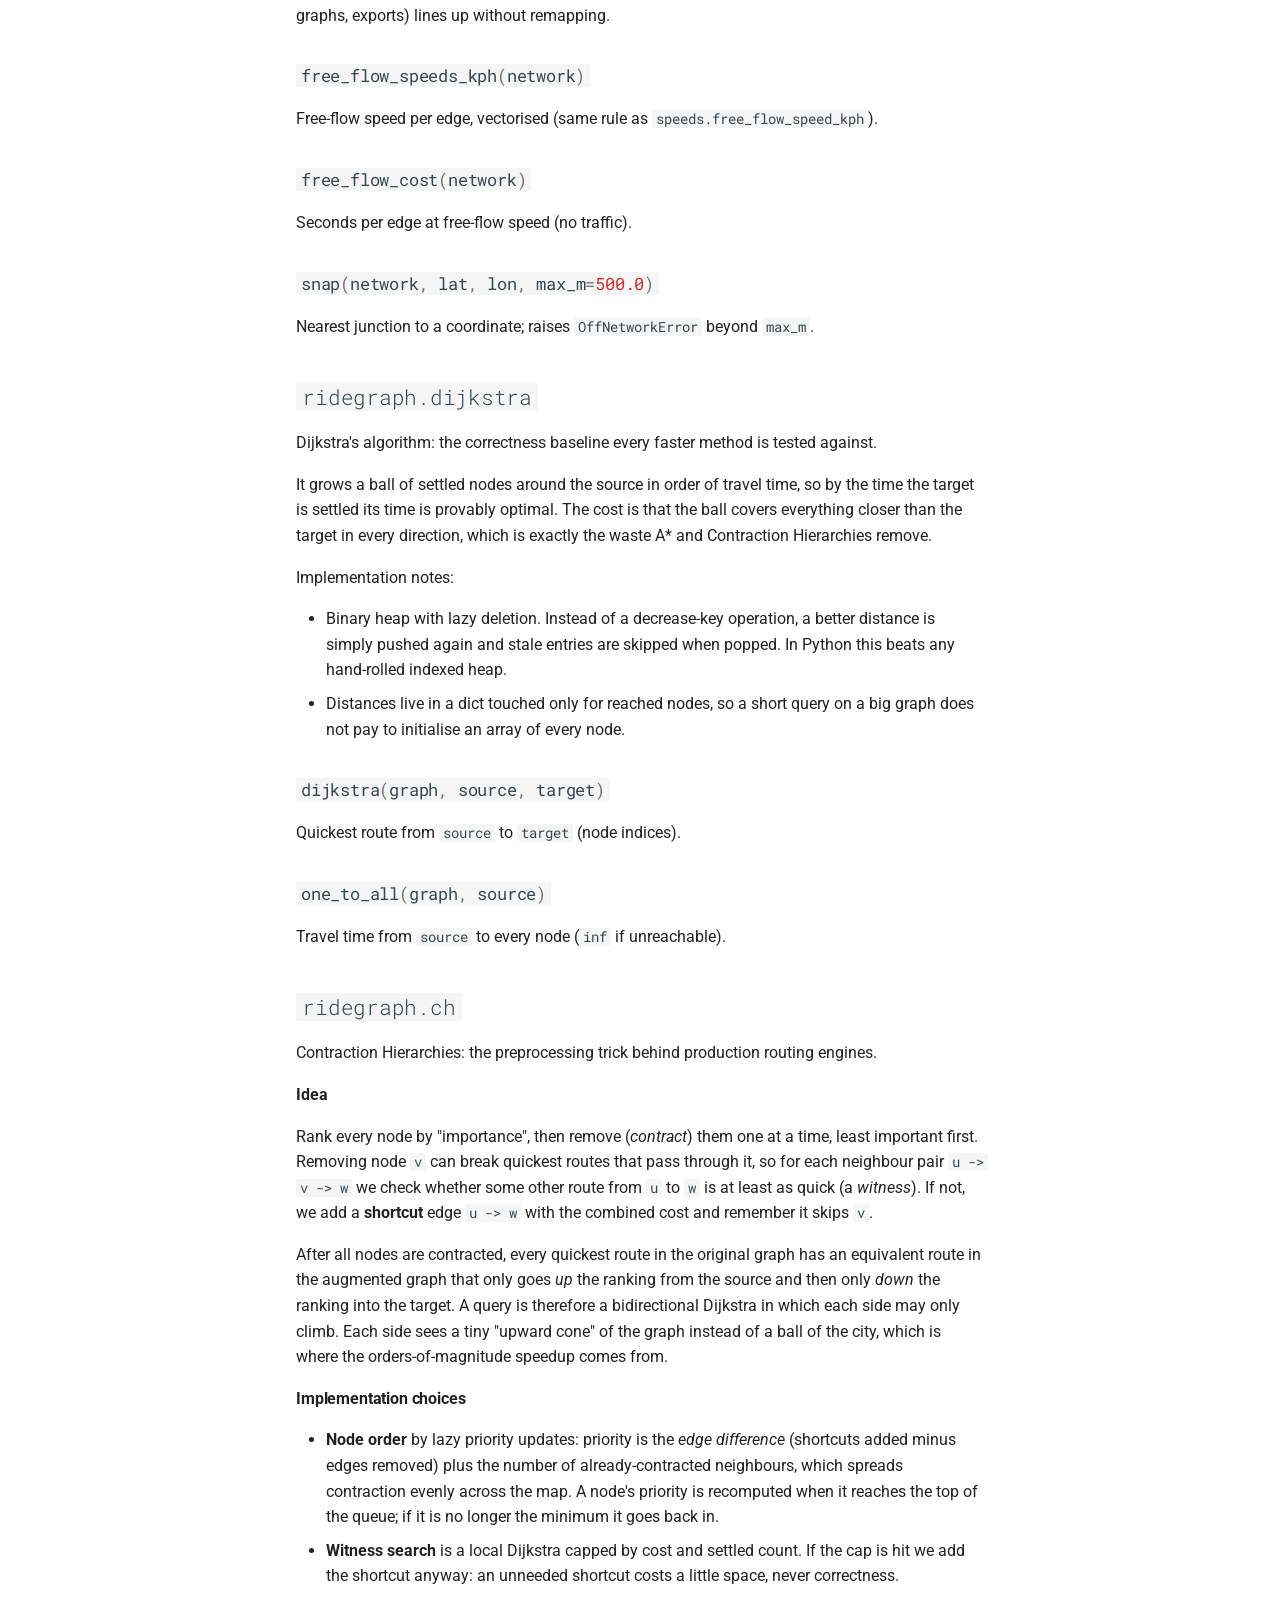
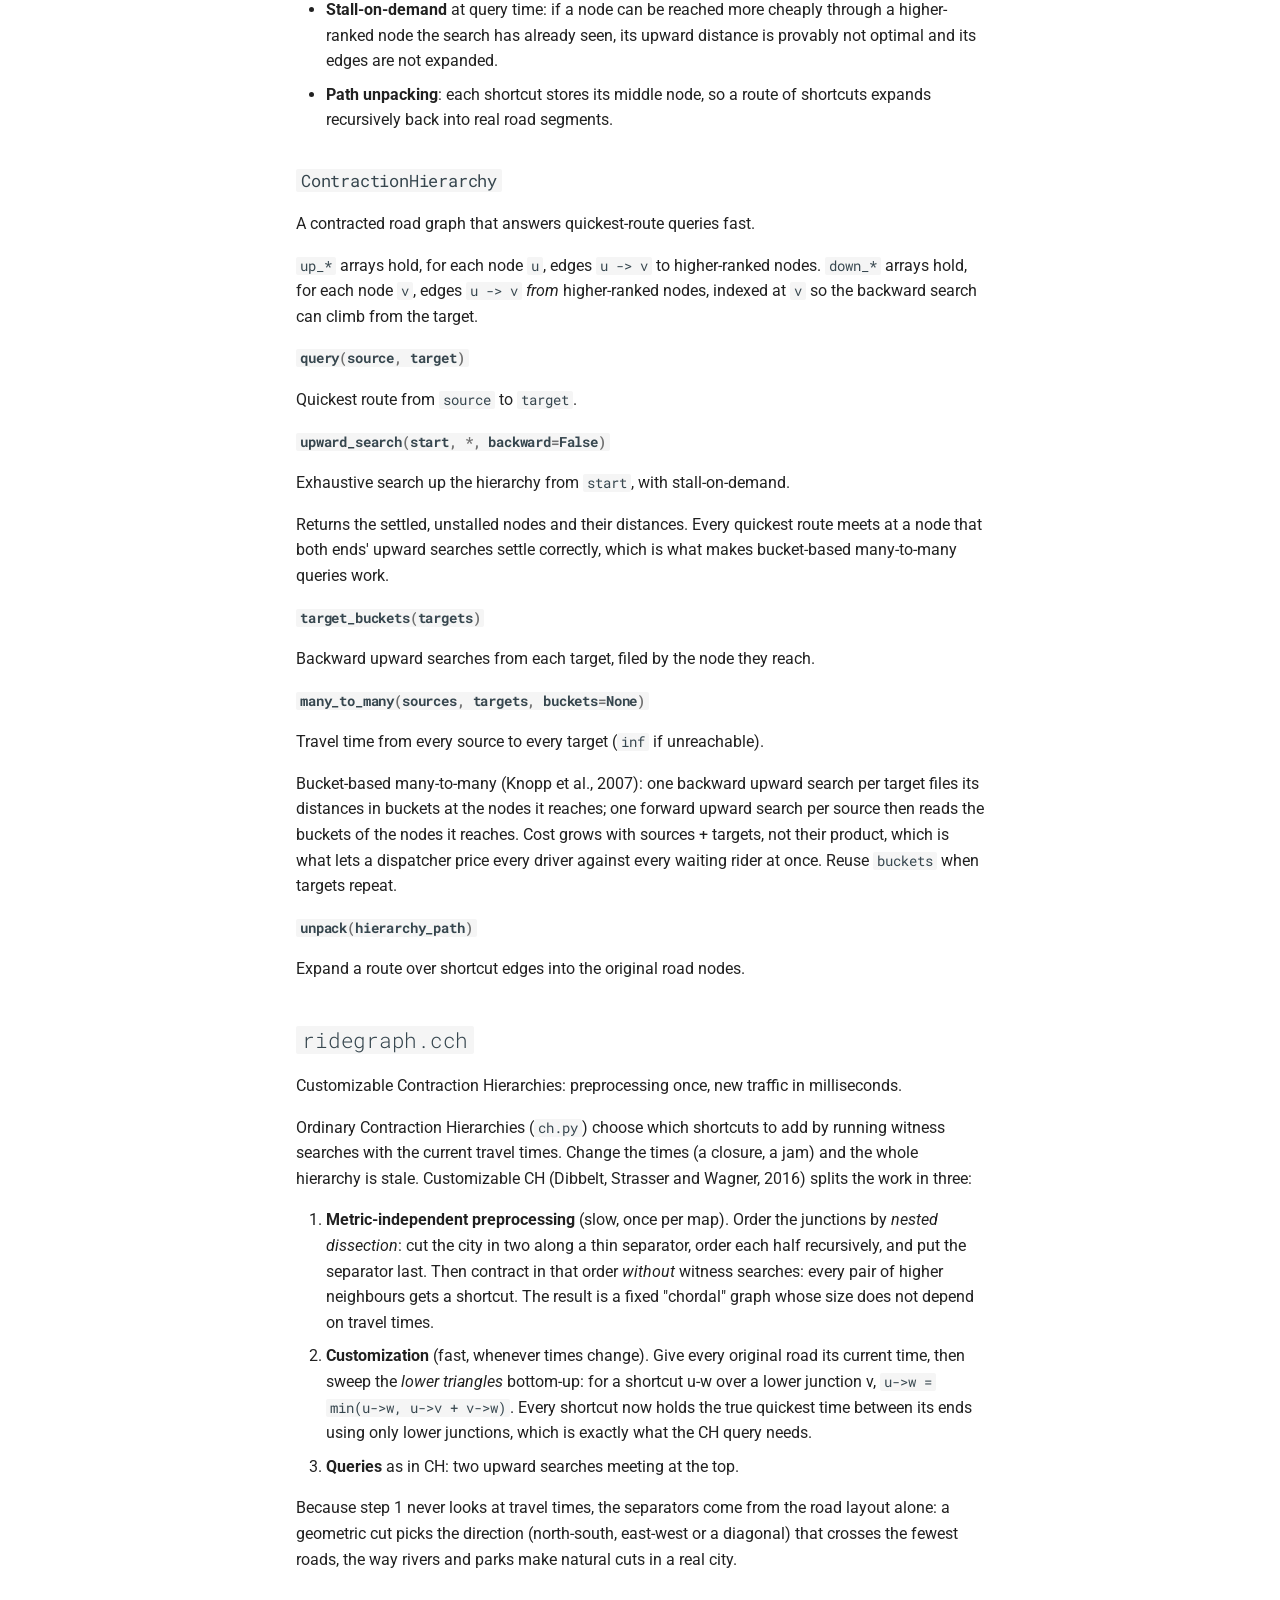
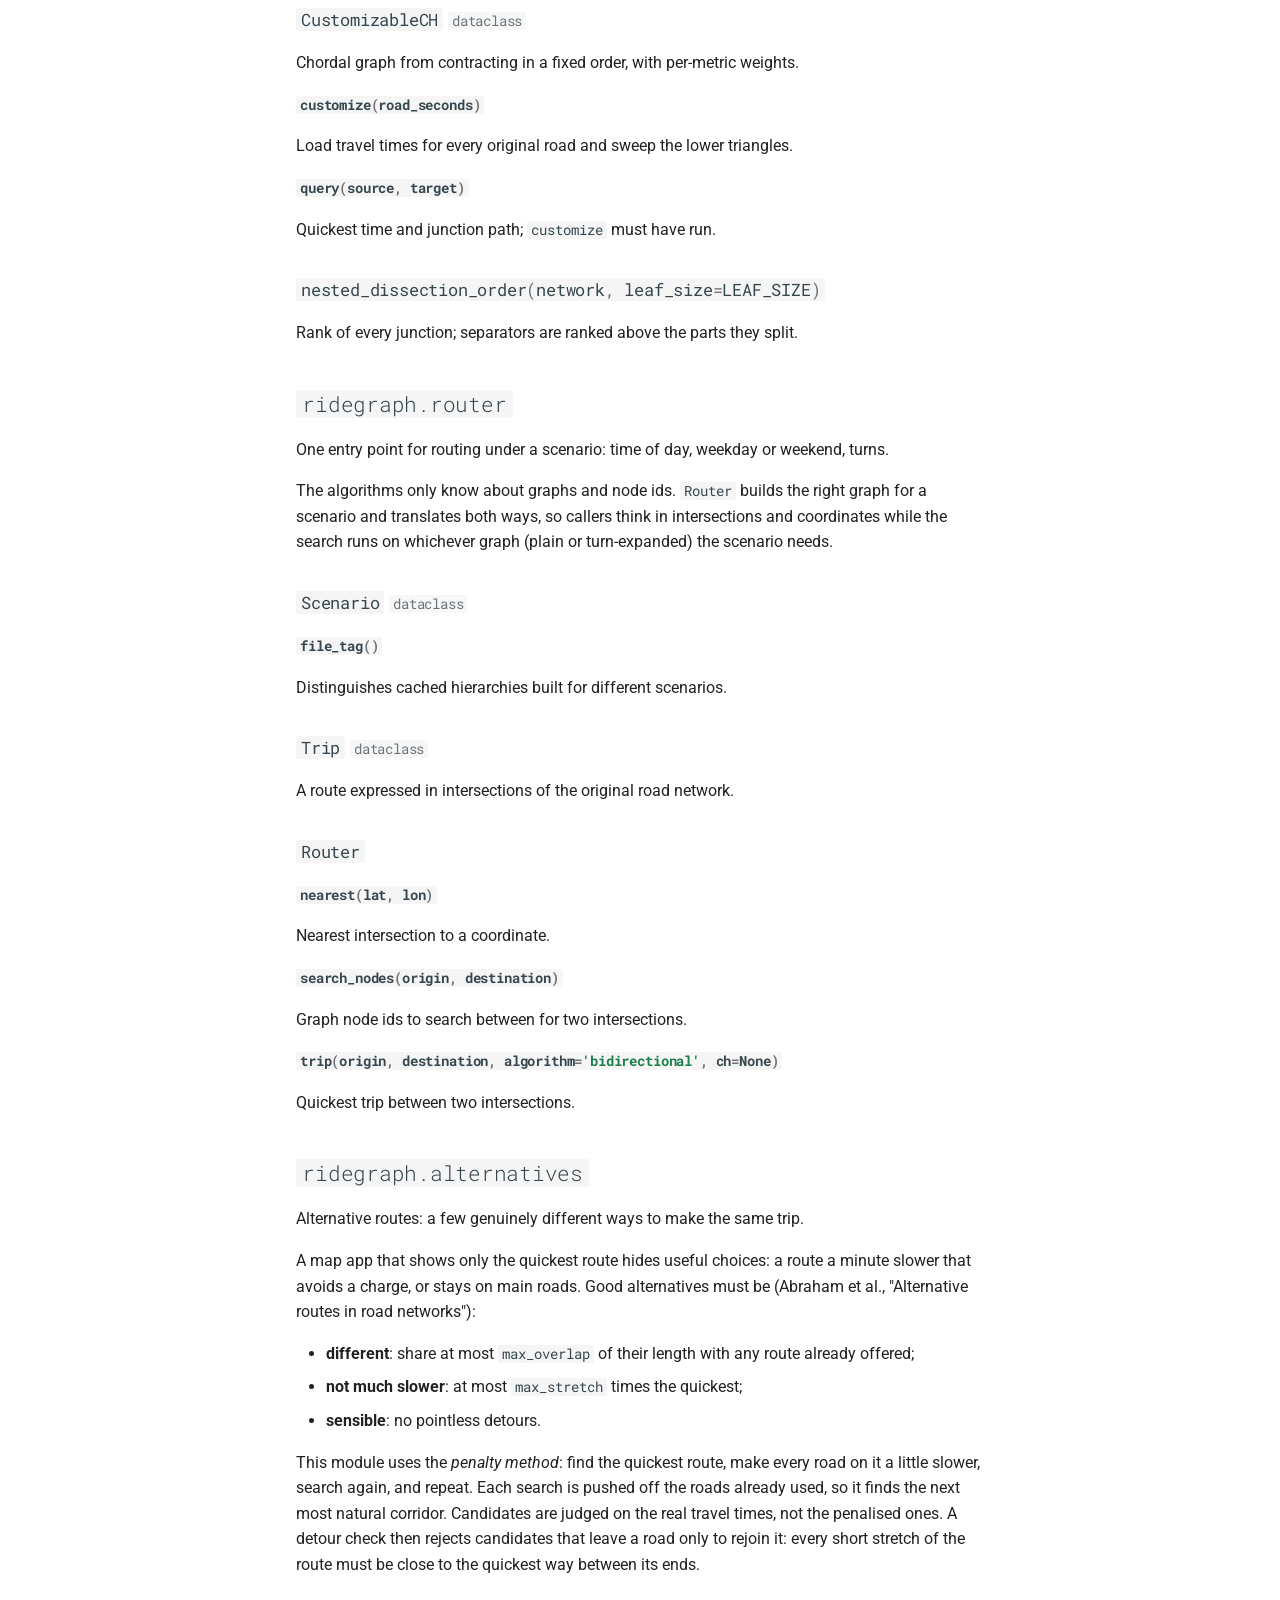
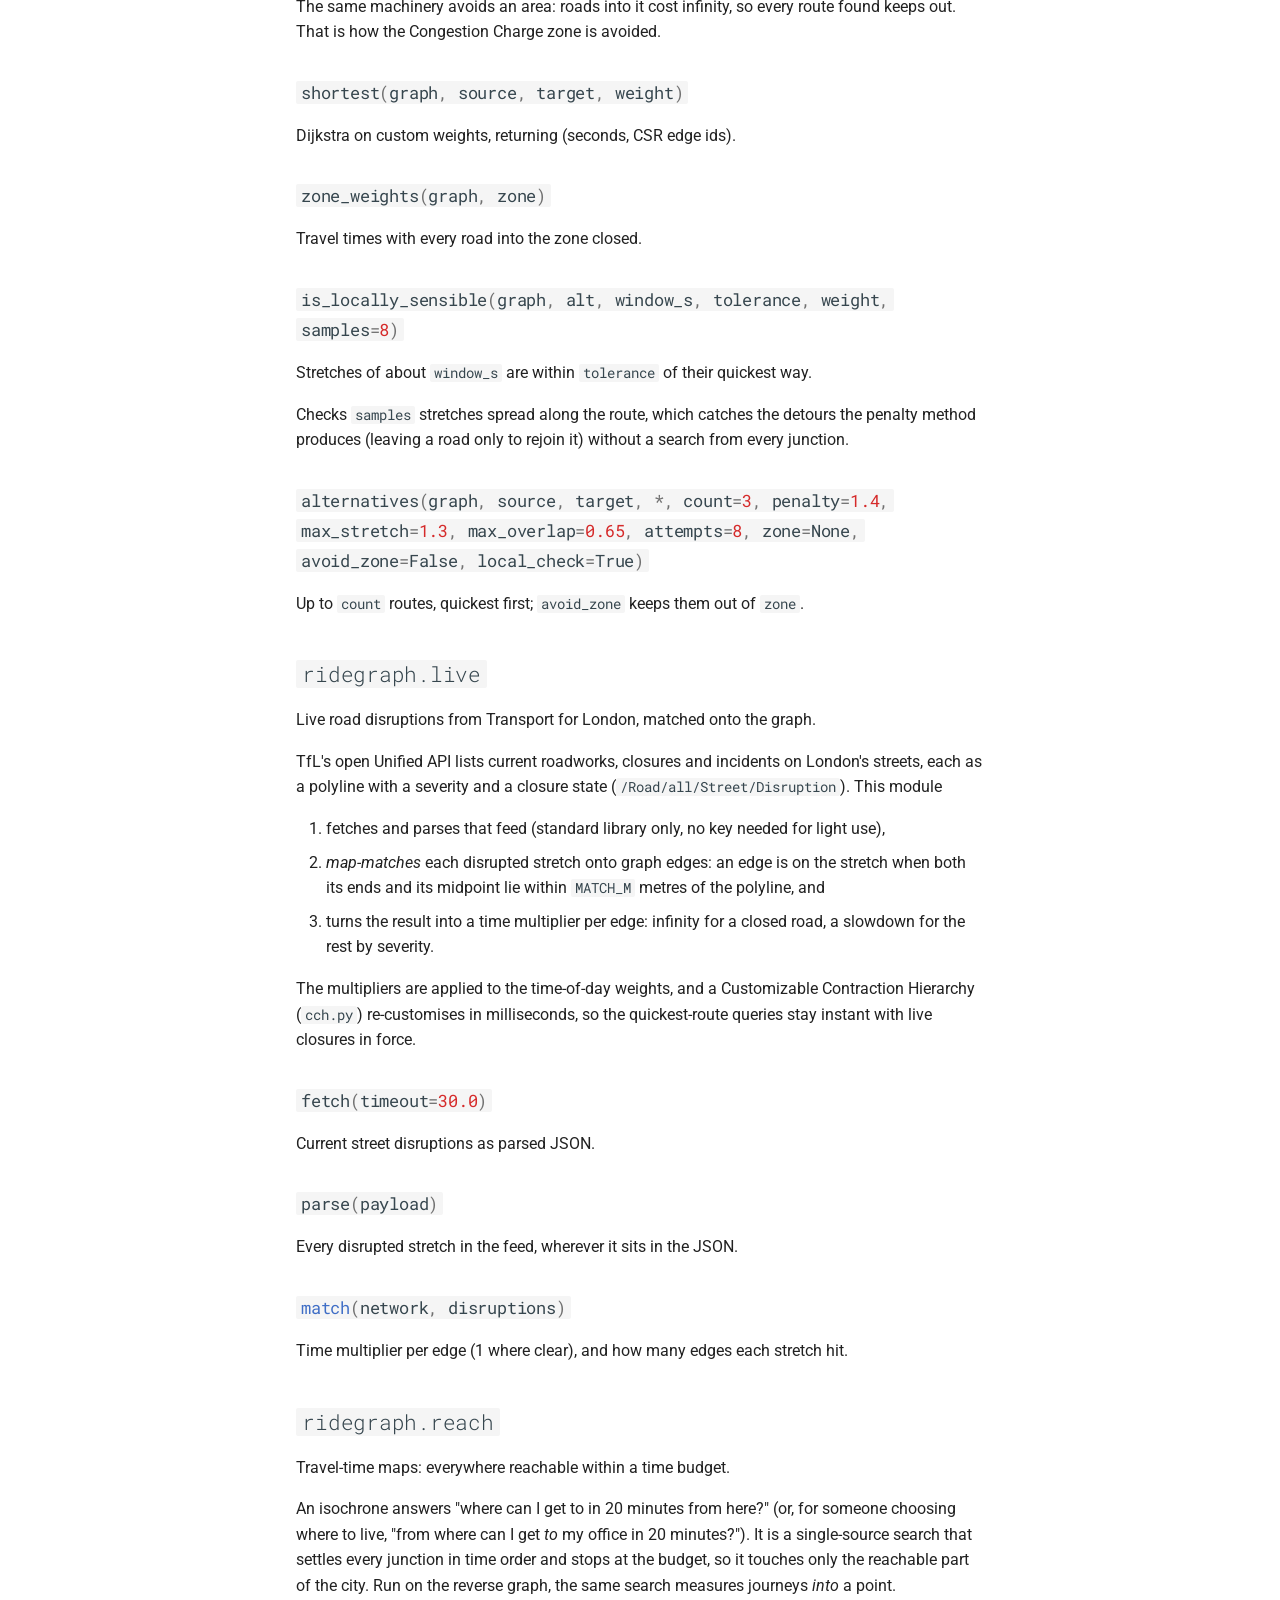
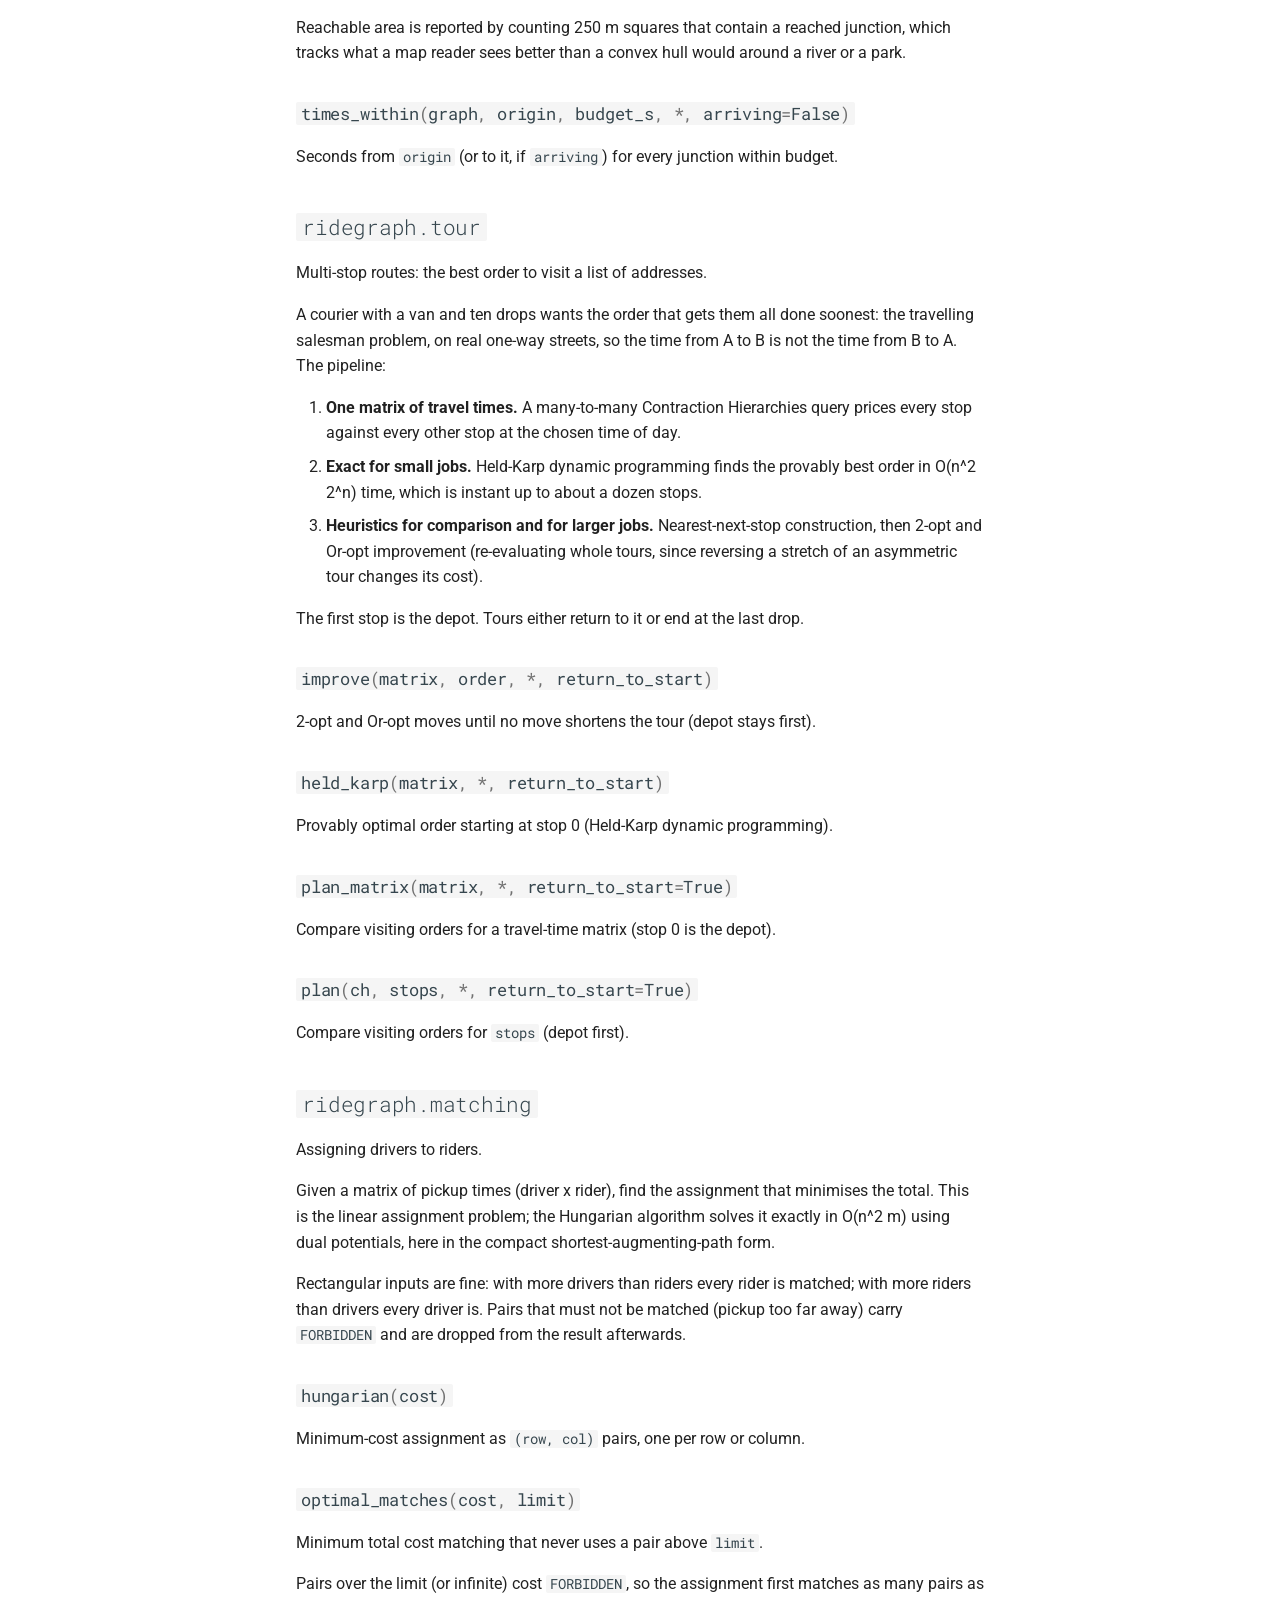
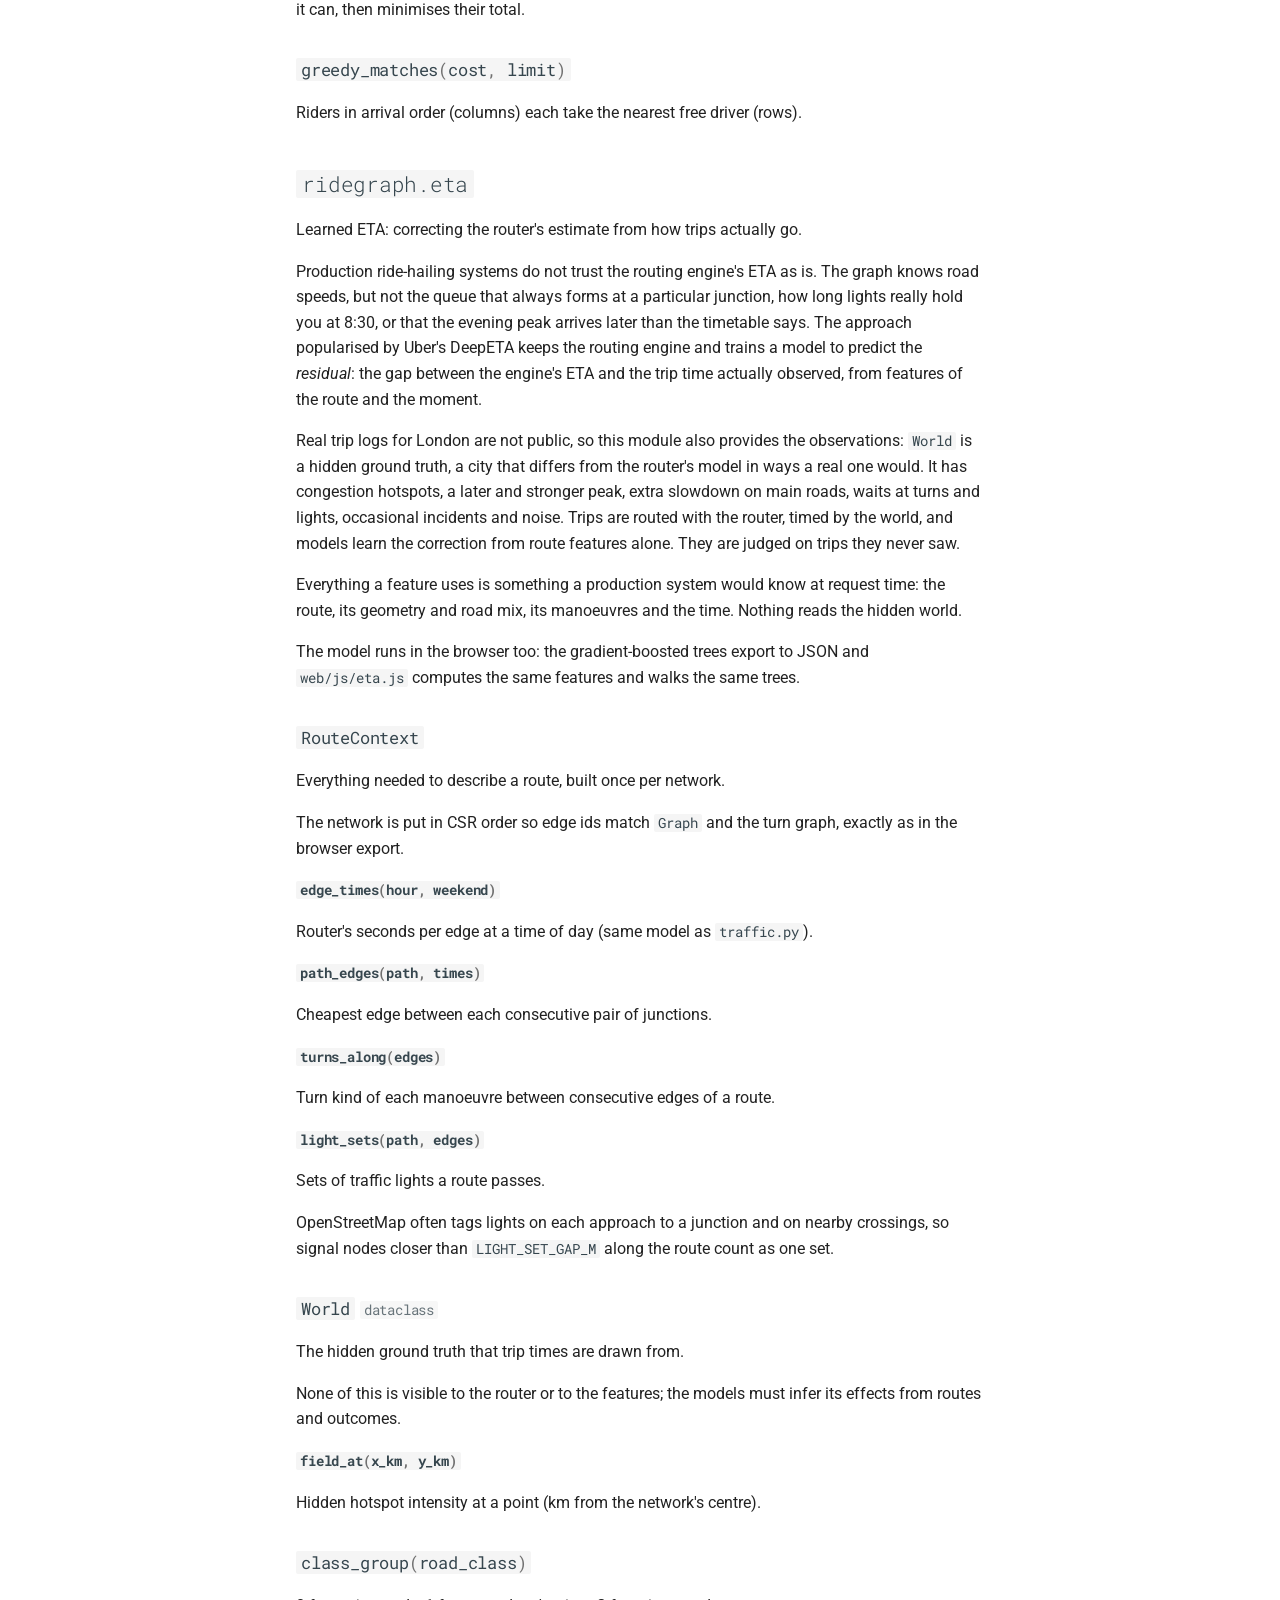
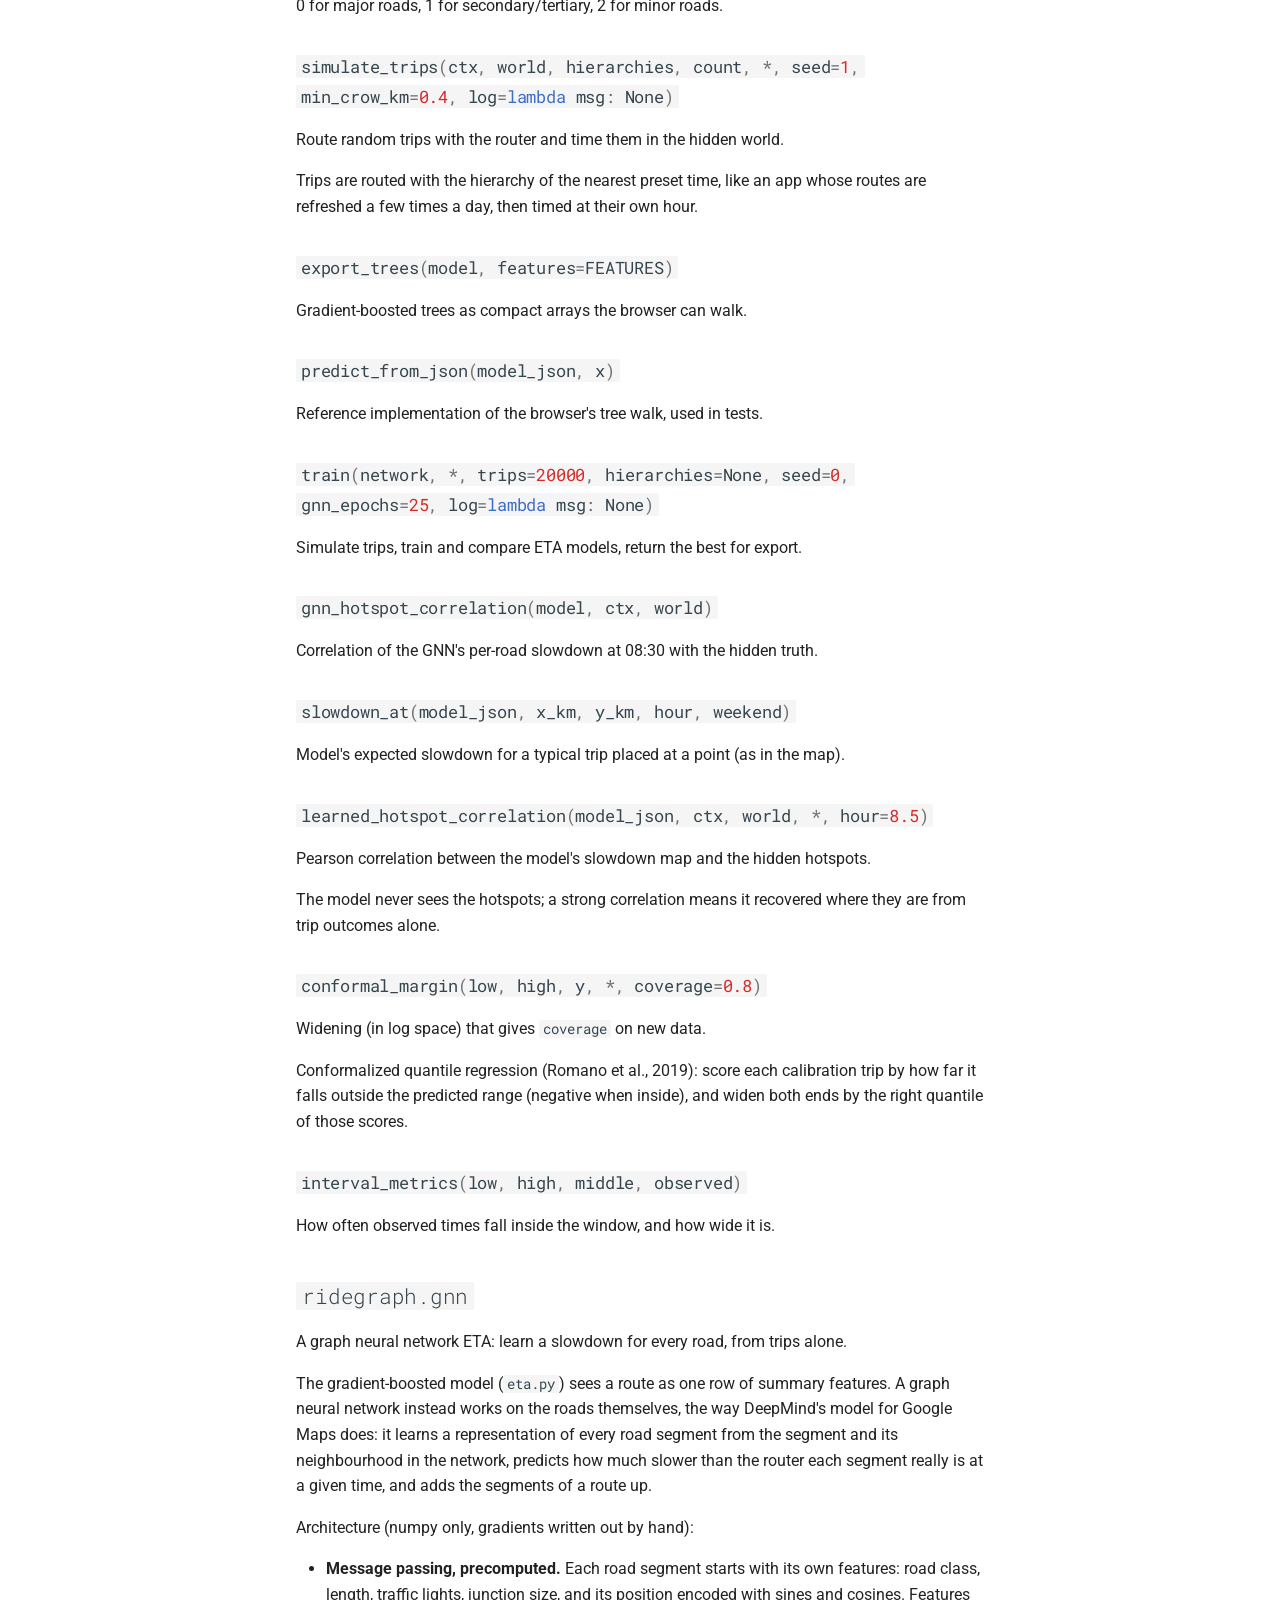
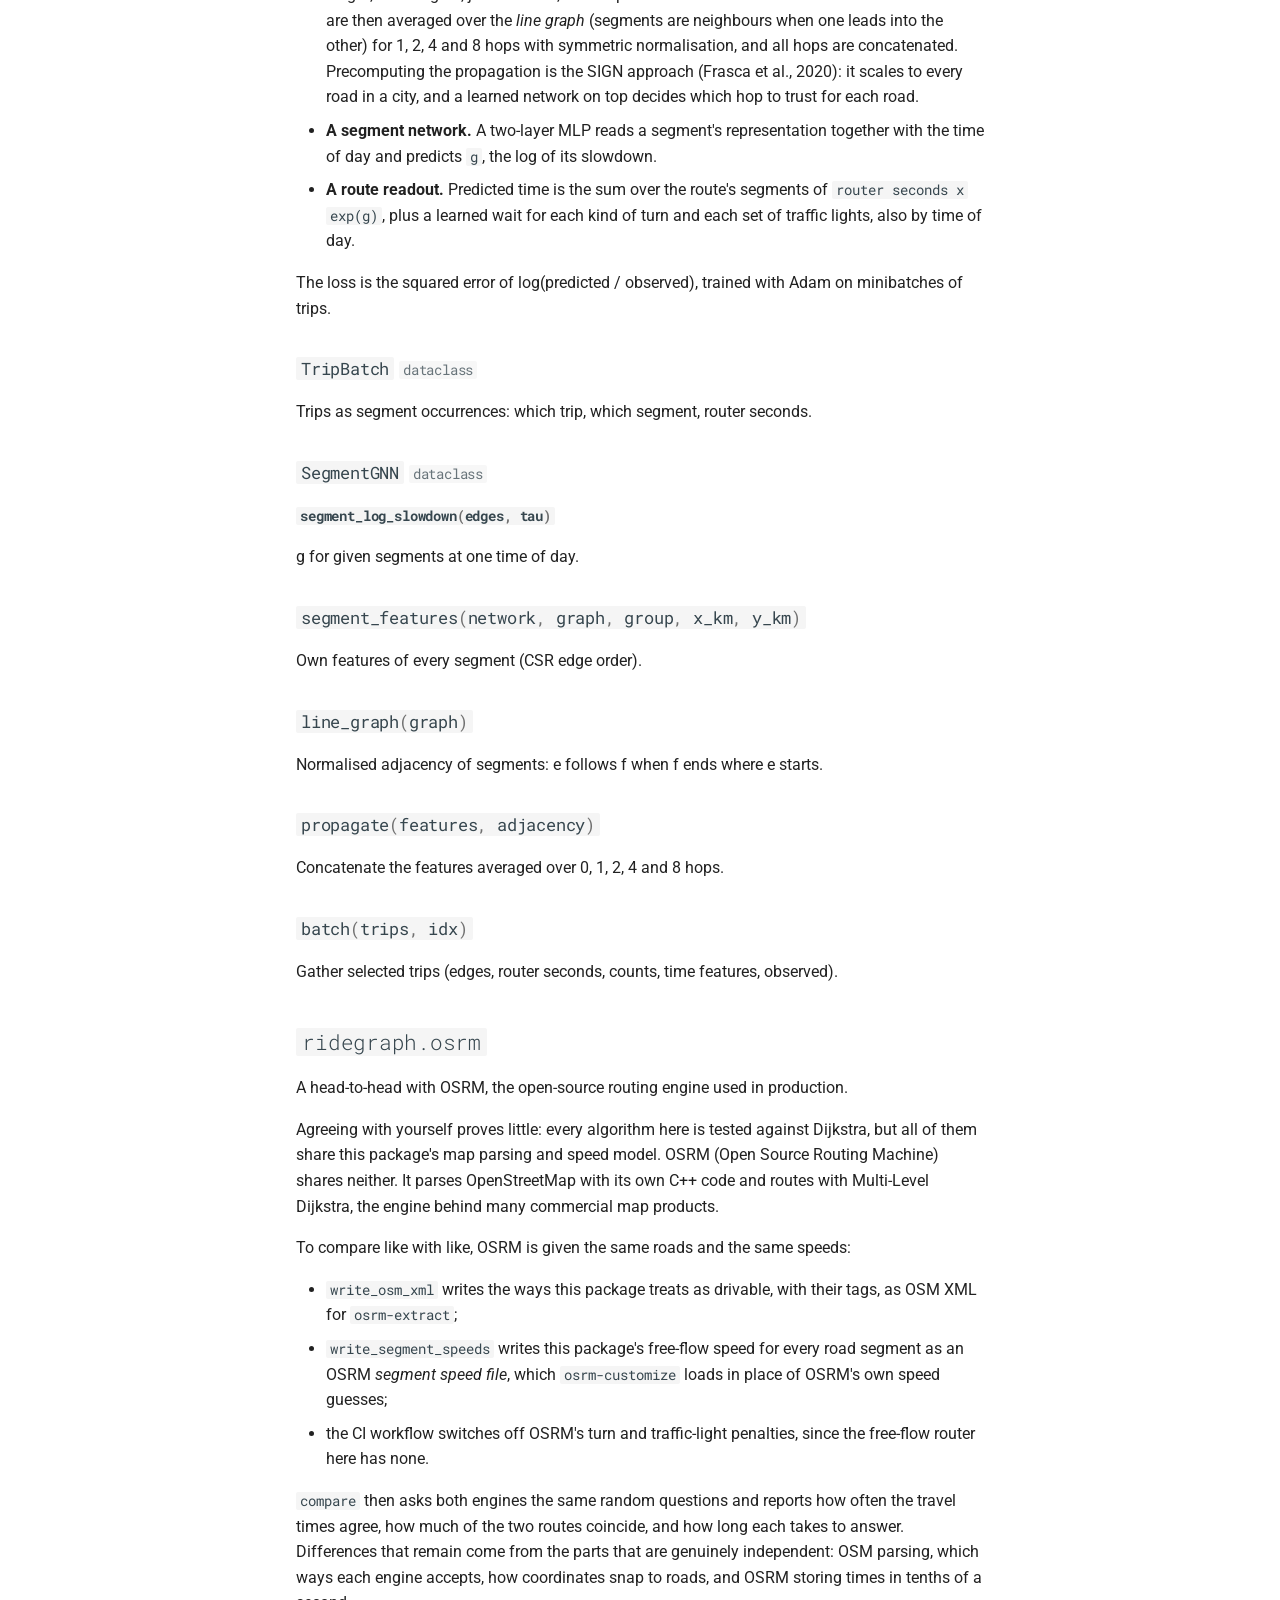
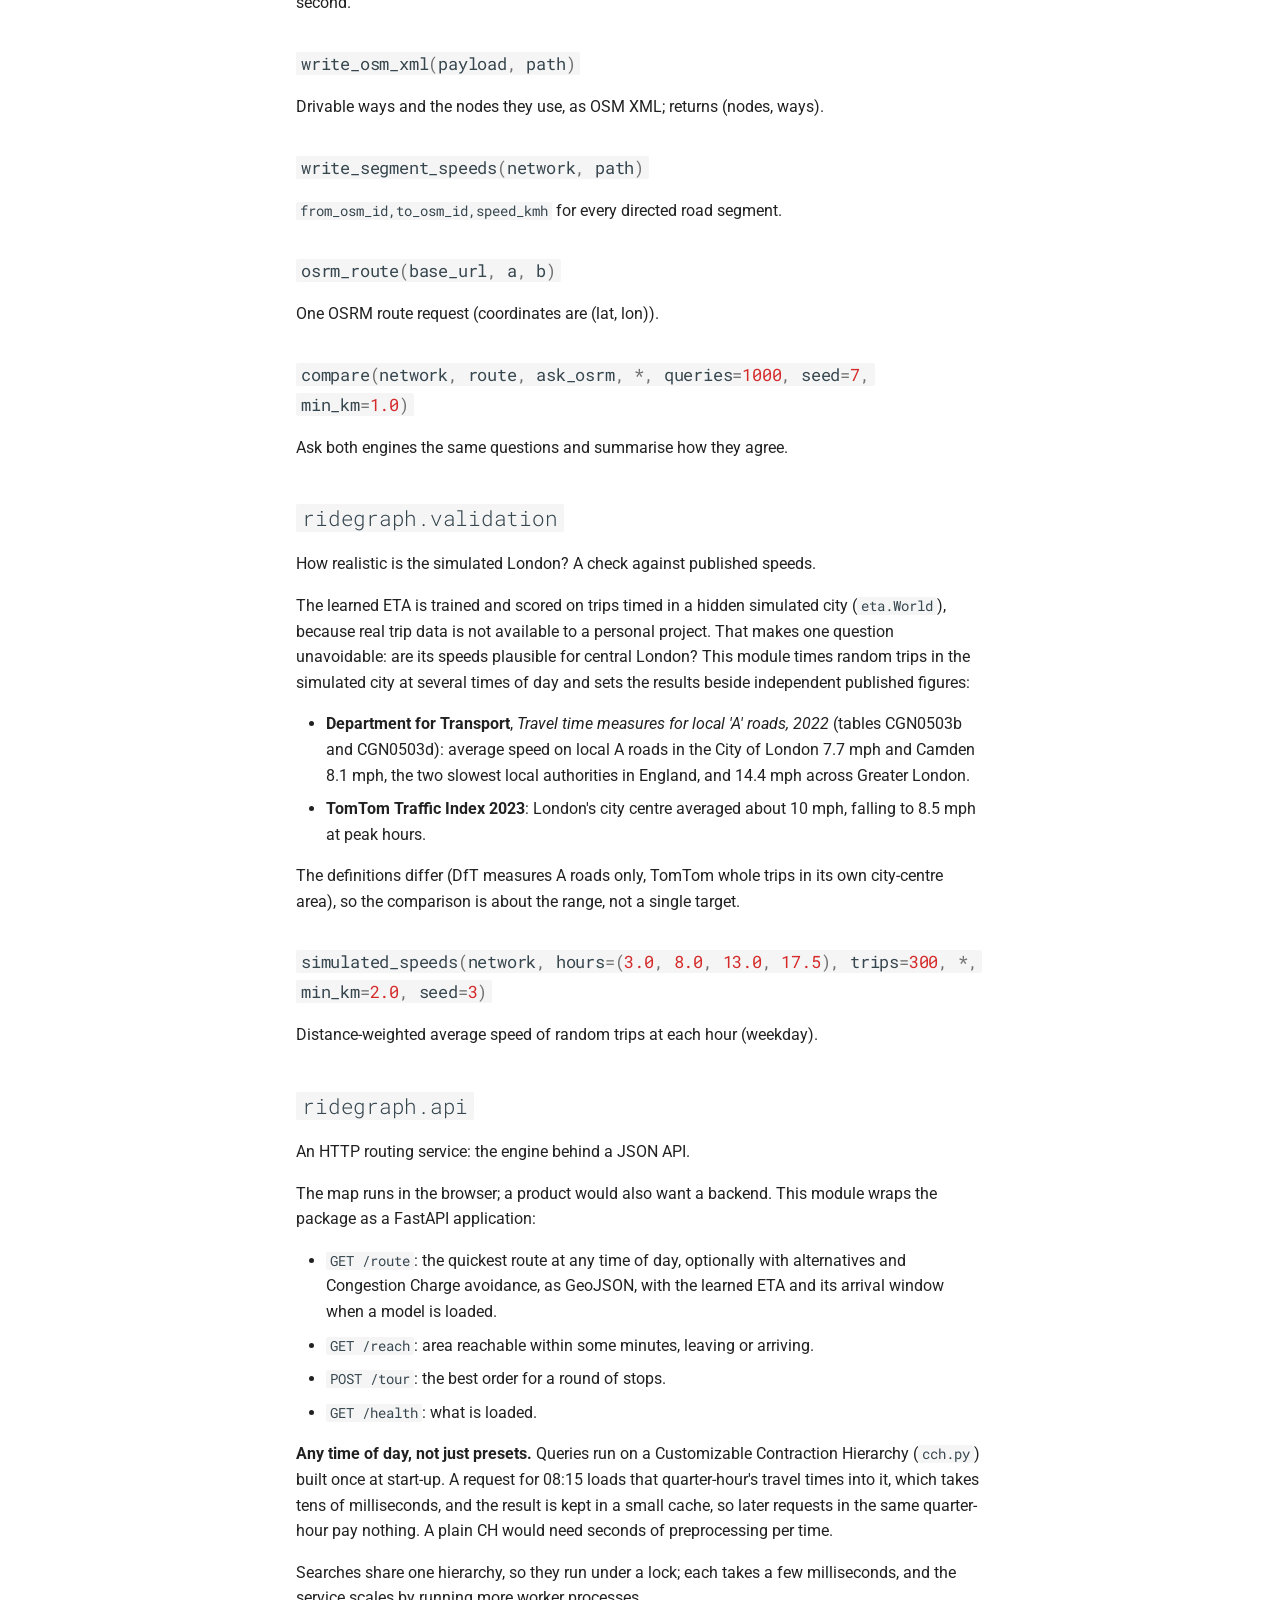
<file: docs/api/index.html>
<!doctype html>
<html lang="en" class="no-js">
  <head>
    
      <meta charset="utf-8">
      <meta name="viewport" content="width=device-width,initial-scale=1">
      
        <meta name="description" content="Routing, arrival-time prediction and ride dispatch on real city road networks, written from scratch.">
      
      
      
        <link rel="canonical" href="https://ridegraph.dev/docs/api/">
      
      
        <link rel="prev" href="../cli/">
      
      
      
        
      
      
      <link rel="icon" href="../assets/images/favicon.png">
      <meta name="generator" content="mkdocs-1.6.1, mkdocs-material-9.8.0">
    
    
      
        <title>Python API - Ridegraph</title>
      
    
    
      <link rel="stylesheet" href="../assets/stylesheets/main.57a0d79d.min.css">
      
        
        <link rel="stylesheet" href="../assets/stylesheets/palette.fb2fffe2.min.css">
      
      


    
    
      
    
    
      
        
        
        <link rel="preconnect" href="https://fonts.gstatic.com" crossorigin>
        <link rel="stylesheet" href="https://fonts.googleapis.com/css?family=Roboto:300,300i,400,400i,700,700i%7CRoboto+Mono:400,400i,700,700i&display=fallback">
        <style>:root{--md-text-font:"Roboto";--md-code-font:"Roboto Mono"}</style>
      
    
    
      <link rel="stylesheet" href="../assets/_mkdocstrings.css">
    
    <script>__md_scope=new URL("..",location),__md_hash=e=>[...e].reduce(((e,_)=>(e<<5)-e+_.charCodeAt(0)),0),__md_get=(e,_=localStorage,t=__md_scope)=>JSON.parse(_.getItem(t.pathname+"."+e)),__md_set=(e,_,t=localStorage,a=__md_scope)=>{try{t.setItem(a.pathname+"."+e,JSON.stringify(_))}catch(e){}}</script>
    
      

    
    
  </head>
  
  
    
    
      
    
    
    
    
    <body dir="ltr" data-md-color-scheme="default" data-md-color-primary="black" data-md-color-accent="grey">
  
    
    <input class="md-toggle" data-md-toggle="drawer" type="checkbox" id="__drawer" autocomplete="off">
    <input class="md-toggle" data-md-toggle="search" type="checkbox" id="__search" autocomplete="off">
    <label class="md-overlay" for="__drawer"></label>
    <div data-md-component="skip">
      
        
        <a href="#python-api" class="md-skip">
          Skip to content
        </a>
      
    </div>
    <div data-md-component="announce">
      
    </div>
    
    
      

  

<header class="md-header md-header--shadow" data-md-component="header">
  <nav class="md-header__inner md-grid" aria-label="Header">
    <a href=".." title="Ridegraph" class="md-header__button md-logo" aria-label="Ridegraph" data-md-component="logo">
      
  
  <svg xmlns="http://www.w3.org/2000/svg" viewBox="0 0 24 24"><path d="M12 8a3 3 0 0 0 3-3 3 3 0 0 0-3-3 3 3 0 0 0-3 3 3 3 0 0 0 3 3m0 3.54C9.64 9.35 6.5 8 3 8v11c3.5 0 6.64 1.35 9 3.54 2.36-2.19 5.5-3.54 9-3.54V8c-3.5 0-6.64 1.35-9 3.54"/></svg>

    </a>
    <label class="md-header__button md-icon" for="__drawer">
      
      <svg xmlns="http://www.w3.org/2000/svg" viewBox="0 0 24 24"><path d="M3 6h18v2H3zm0 5h18v2H3zm0 5h18v2H3z"/></svg>
    </label>
    <div class="md-header__title" data-md-component="header-title">
      <div class="md-header__ellipsis">
        <div class="md-header__topic">
          <span class="md-ellipsis">
            Ridegraph
          </span>
        </div>
        <div class="md-header__topic" data-md-component="header-topic">
          <span class="md-ellipsis">
            
              Python API
            
          </span>
        </div>
      </div>
    </div>
    
      
        <form class="md-header__option" data-md-component="palette">
  
    
    
    
    <input class="md-option" data-md-color-media="" data-md-color-scheme="default" data-md-color-primary="black" data-md-color-accent="grey"  aria-label="Dark mode"  type="radio" name="__palette" id="__palette_0">
    
      <label class="md-header__button md-icon" title="Dark mode" for="__palette_1" hidden>
        <svg xmlns="http://www.w3.org/2000/svg" viewBox="0 0 24 24"><path d="M12 8a4 4 0 0 0-4 4 4 4 0 0 0 4 4 4 4 0 0 0 4-4 4 4 0 0 0-4-4m0 10a6 6 0 0 1-6-6 6 6 0 0 1 6-6 6 6 0 0 1 6 6 6 6 0 0 1-6 6m8-9.31V4h-4.69L12 .69 8.69 4H4v4.69L.69 12 4 15.31V20h4.69L12 23.31 15.31 20H20v-4.69L23.31 12z"/></svg>
      </label>
    
  
    
    
    
    <input class="md-option" data-md-color-media="" data-md-color-scheme="slate" data-md-color-primary="black" data-md-color-accent="grey"  aria-label="Light mode"  type="radio" name="__palette" id="__palette_1">
    
      <label class="md-header__button md-icon" title="Light mode" for="__palette_0" hidden>
        <svg xmlns="http://www.w3.org/2000/svg" viewBox="0 0 24 24"><path d="M12 18c-.89 0-1.74-.2-2.5-.55C11.56 16.5 13 14.42 13 12s-1.44-4.5-3.5-5.45C10.26 6.2 11.11 6 12 6a6 6 0 0 1 6 6 6 6 0 0 1-6 6m8-9.31V4h-4.69L12 .69 8.69 4H4v4.69L.69 12 4 15.31V20h4.69L12 23.31 15.31 20H20v-4.69L23.31 12z"/></svg>
      </label>
    
  
</form>
      
    
    
      <script>var palette=__md_get("__palette");if(palette&&palette.color){if("(prefers-color-scheme)"===palette.color.media){var media=matchMedia("(prefers-color-scheme: light)"),input=document.querySelector(media.matches?"[data-md-color-media='(prefers-color-scheme: light)']":"[data-md-color-media='(prefers-color-scheme: dark)']");palette.color.media=input.getAttribute("data-md-color-media"),palette.color.scheme=input.getAttribute("data-md-color-scheme"),palette.color.primary=input.getAttribute("data-md-color-primary"),palette.color.accent=input.getAttribute("data-md-color-accent")}for(var[key,value]of Object.entries(palette.color))document.body.setAttribute("data-md-color-"+key,value)}</script>
    
    
    
      
      
        <label class="md-header__button md-icon" for="__search">
          
          <svg xmlns="http://www.w3.org/2000/svg" viewBox="0 0 24 24"><path d="M9.5 3A6.5 6.5 0 0 1 16 9.5c0 1.61-.59 3.09-1.56 4.23l.27.27h.79l5 5-1.5 1.5-5-5v-.79l-.27-.27A6.52 6.52 0 0 1 9.5 16 6.5 6.5 0 0 1 3 9.5 6.5 6.5 0 0 1 9.5 3m0 2C7 5 5 7 5 9.5S7 14 9.5 14 14 12 14 9.5 12 5 9.5 5"/></svg>
        </label>
        <div class="md-search" data-md-component="search" role="dialog">
  <label class="md-search__overlay" for="__search"></label>
  <div class="md-search__inner" role="search">
    <form class="md-search__form" name="search">
      <input type="text" class="md-search__input" name="query" aria-label="Search" placeholder="Search" autocapitalize="off" autocorrect="off" autocomplete="off" spellcheck="false" data-md-component="search-query" required>
      <label class="md-search__icon md-icon" for="__search">
        
        <svg xmlns="http://www.w3.org/2000/svg" viewBox="0 0 24 24"><path d="M9.5 3A6.5 6.5 0 0 1 16 9.5c0 1.61-.59 3.09-1.56 4.23l.27.27h.79l5 5-1.5 1.5-5-5v-.79l-.27-.27A6.52 6.52 0 0 1 9.5 16 6.5 6.5 0 0 1 3 9.5 6.5 6.5 0 0 1 9.5 3m0 2C7 5 5 7 5 9.5S7 14 9.5 14 14 12 14 9.5 12 5 9.5 5"/></svg>
        
        <svg xmlns="http://www.w3.org/2000/svg" viewBox="0 0 24 24"><path d="M20 11v2H8l5.5 5.5-1.42 1.42L4.16 12l7.92-7.92L13.5 5.5 8 11z"/></svg>
      </label>
      <nav class="md-search__options" aria-label="Search">
        
        <button type="reset" class="md-search__icon md-icon" title="Clear" aria-label="Clear" tabindex="-1">
          
          <svg xmlns="http://www.w3.org/2000/svg" viewBox="0 0 24 24"><path d="M19 6.41 17.59 5 12 10.59 6.41 5 5 6.41 10.59 12 5 17.59 6.41 19 12 13.41 17.59 19 19 17.59 13.41 12z"/></svg>
        </button>
      </nav>
      
    </form>
    <div class="md-search__output">
      <div class="md-search__scrollwrap" tabindex="0" data-md-scrollfix>
        <div class="md-search-result" data-md-component="search-result">
          <div class="md-search-result__meta">
            Initializing search
          </div>
          <ol class="md-search-result__list" role="presentation"></ol>
        </div>
      </div>
    </div>
  </div>
</div>
      
    
    
      <div class="md-header__source">
        <a href="https://github.com/ayqon/ridegraph" title="Go to repository" class="md-source" data-md-component="source">
  <div class="md-source__icon md-icon">
    
    <svg xmlns="http://www.w3.org/2000/svg" viewBox="0 0 448 512"><!--! Font Awesome Free 7.1.0 by @fontawesome - https://fontawesome.com License - https://fontawesome.com/license/free (Icons: CC BY 4.0, Fonts: SIL OFL 1.1, Code: MIT License) Copyright 2025 Fonticons, Inc.--><path d="M439.6 236.1 244 40.5c-5.4-5.5-12.8-8.5-20.4-8.5s-15 3-20.4 8.4L162.5 81l51.5 51.5c27.1-9.1 52.7 16.8 43.4 43.7l49.7 49.7c34.2-11.8 61.2 31 35.5 56.7-26.5 26.5-70.2-2.9-56-37.3L240.3 199v121.9c25.3 12.5 22.3 41.8 9.1 55-6.4 6.4-15.2 10.1-24.3 10.1s-17.8-3.6-24.3-10.1c-17.6-17.6-11.1-46.9 11.2-56v-123c-20.8-8.5-24.6-30.7-18.6-45L142.6 101 8.5 235.1C3 240.6 0 247.9 0 255.5s3 15 8.5 20.4l195.6 195.7c5.4 5.4 12.7 8.4 20.4 8.4s15-3 20.4-8.4l194.7-194.7c5.4-5.4 8.4-12.8 8.4-20.4s-3-15-8.4-20.4"/></svg>
  </div>
  <div class="md-source__repository">
    ayqon/ridegraph
  </div>
</a>
      </div>
    
  </nav>
  
</header>
    
    <div class="md-container" data-md-component="container">
      
      
        
          
        
      
      <main class="md-main" data-md-component="main">
        <div class="md-main__inner md-grid">
          
            
              
              <div class="md-sidebar md-sidebar--primary" data-md-component="sidebar" data-md-type="navigation" >
                <div class="md-sidebar__scrollwrap">
                  <div class="md-sidebar__inner">
                    



<nav class="md-nav md-nav--primary" aria-label="Navigation" data-md-level="0">
  <label class="md-nav__title" for="__drawer">
    <a href=".." title="Ridegraph" class="md-nav__button md-logo" aria-label="Ridegraph" data-md-component="logo">
      
  
  <svg xmlns="http://www.w3.org/2000/svg" viewBox="0 0 24 24"><path d="M12 8a3 3 0 0 0 3-3 3 3 0 0 0-3-3 3 3 0 0 0-3 3 3 3 0 0 0 3 3m0 3.54C9.64 9.35 6.5 8 3 8v11c3.5 0 6.64 1.35 9 3.54 2.36-2.19 5.5-3.54 9-3.54V8c-3.5 0-6.64 1.35-9 3.54"/></svg>

    </a>
    Ridegraph
  </label>
  
    <div class="md-nav__source">
      <a href="https://github.com/ayqon/ridegraph" title="Go to repository" class="md-source" data-md-component="source">
  <div class="md-source__icon md-icon">
    
    <svg xmlns="http://www.w3.org/2000/svg" viewBox="0 0 448 512"><!--! Font Awesome Free 7.1.0 by @fontawesome - https://fontawesome.com License - https://fontawesome.com/license/free (Icons: CC BY 4.0, Fonts: SIL OFL 1.1, Code: MIT License) Copyright 2025 Fonticons, Inc.--><path d="M439.6 236.1 244 40.5c-5.4-5.5-12.8-8.5-20.4-8.5s-15 3-20.4 8.4L162.5 81l51.5 51.5c27.1-9.1 52.7 16.8 43.4 43.7l49.7 49.7c34.2-11.8 61.2 31 35.5 56.7-26.5 26.5-70.2-2.9-56-37.3L240.3 199v121.9c25.3 12.5 22.3 41.8 9.1 55-6.4 6.4-15.2 10.1-24.3 10.1s-17.8-3.6-24.3-10.1c-17.6-17.6-11.1-46.9 11.2-56v-123c-20.8-8.5-24.6-30.7-18.6-45L142.6 101 8.5 235.1C3 240.6 0 247.9 0 255.5s3 15 8.5 20.4l195.6 195.7c5.4 5.4 12.7 8.4 20.4 8.4s15-3 20.4-8.4l194.7-194.7c5.4-5.4 8.4-12.8 8.4-20.4s-3-15-8.4-20.4"/></svg>
  </div>
  <div class="md-source__repository">
    ayqon/ridegraph
  </div>
</a>
    </div>
  
  <ul class="md-nav__list" data-md-scrollfix>
    
      
      
  
  
  
  
    <li class="md-nav__item">
      <a href=".." class="md-nav__link">
        
  
  
  <span class="md-ellipsis">
    
  
    Overview
  

    
  </span>
  
  

      </a>
    </li>
  

    
      
      
  
  
  
  
    <li class="md-nav__item">
      <a href="../how-it-works/" class="md-nav__link">
        
  
  
  <span class="md-ellipsis">
    
  
    How it works
  

    
  </span>
  
  

      </a>
    </li>
  

    
      
      
  
  
  
  
    <li class="md-nav__item">
      <a href="../architecture/" class="md-nav__link">
        
  
  
  <span class="md-ellipsis">
    
  
    Architecture
  

    
  </span>
  
  

      </a>
    </li>
  

    
      
      
  
  
  
  
    <li class="md-nav__item">
      <a href="../decisions/" class="md-nav__link">
        
  
  
  <span class="md-ellipsis">
    
  
    Design decisions
  

    
  </span>
  
  

      </a>
    </li>
  

    
      
      
  
  
  
  
    <li class="md-nav__item">
      <a href="../road-rules/" class="md-nav__link">
        
  
  
  <span class="md-ellipsis">
    
  
    Road rules
  

    
  </span>
  
  

      </a>
    </li>
  

    
      
      
  
  
  
  
    <li class="md-nav__item">
      <a href="../writeup/" class="md-nav__link">
        
  
  
  <span class="md-ellipsis">
    
  
    Results
  

    
  </span>
  
  

      </a>
    </li>
  

    
      
      
  
  
  
  
    <li class="md-nav__item">
      <a href="../http-api/" class="md-nav__link">
        
  
  
  <span class="md-ellipsis">
    
  
    HTTP API
  

    
  </span>
  
  

      </a>
    </li>
  

    
      
      
  
  
  
  
    <li class="md-nav__item">
      <a href="../cli/" class="md-nav__link">
        
  
  
  <span class="md-ellipsis">
    
  
    Command line
  

    
  </span>
  
  

      </a>
    </li>
  

    
      
      
  
  
    
  
  
  
    <li class="md-nav__item md-nav__item--active">
      
      <input class="md-nav__toggle md-toggle" type="checkbox" id="__toc">
      
      
        
      
      
        <label class="md-nav__link md-nav__link--active" for="__toc">
          
  
  
  <span class="md-ellipsis">
    
  
    Python API
  

    
  </span>
  
  

          <span class="md-nav__icon md-icon"></span>
        </label>
      
      <a href="./" class="md-nav__link md-nav__link--active">
        
  
  
  <span class="md-ellipsis">
    
  
    Python API
  

    
  </span>
  
  

      </a>
      
        

<nav class="md-nav md-nav--secondary" aria-label="Table of contents">
  
  
  
    
  
  
    <label class="md-nav__title" for="__toc">
      <span class="md-nav__icon md-icon"></span>
      Table of contents
    </label>
    <ul class="md-nav__list" data-md-component="toc" data-md-scrollfix>
      
        <li class="md-nav__item">
  <a href="#ridegraph.graph" class="md-nav__link">
    <span class="md-ellipsis">
      
        graph
      
    </span>
  </a>
  
    <nav class="md-nav" aria-label="graph">
      <ul class="md-nav__list">
        
          <li class="md-nav__item">
  <a href="#ridegraph.graph.RoadNetwork" class="md-nav__link">
    <span class="md-ellipsis">
      
        RoadNetwork
      
    </span>
  </a>
  
</li>
        
          <li class="md-nav__item">
  <a href="#ridegraph.graph.Graph" class="md-nav__link">
    <span class="md-ellipsis">
      
        Graph
      
    </span>
  </a>
  
    <nav class="md-nav" aria-label="Graph">
      <ul class="md-nav__list">
        
          <li class="md-nav__item">
  <a href="#ridegraph.graph.Graph.out_edges" class="md-nav__link">
    <span class="md-ellipsis">
      
        out_edges
      
    </span>
  </a>
  
</li>
        
          <li class="md-nav__item">
  <a href="#ridegraph.graph.Graph.nearest_node" class="md-nav__link">
    <span class="md-ellipsis">
      
        nearest_node
      
    </span>
  </a>
  
</li>
        
          <li class="md-nav__item">
  <a href="#ridegraph.graph.Graph.edge_between" class="md-nav__link">
    <span class="md-ellipsis">
      
        edge_between
      
    </span>
  </a>
  
</li>
        
      </ul>
    </nav>
  
</li>
        
          <li class="md-nav__item">
  <a href="#ridegraph.graph.OffNetworkError" class="md-nav__link">
    <span class="md-ellipsis">
      
        OffNetworkError
      
    </span>
  </a>
  
</li>
        
          <li class="md-nav__item">
  <a href="#ridegraph.graph.haversine_m" class="md-nav__link">
    <span class="md-ellipsis">
      
        haversine_m
      
    </span>
  </a>
  
</li>
        
          <li class="md-nav__item">
  <a href="#ridegraph.graph.csr_sorted" class="md-nav__link">
    <span class="md-ellipsis">
      
        csr_sorted
      
    </span>
  </a>
  
</li>
        
          <li class="md-nav__item">
  <a href="#ridegraph.graph.free_flow_speeds_kph" class="md-nav__link">
    <span class="md-ellipsis">
      
        free_flow_speeds_kph
      
    </span>
  </a>
  
</li>
        
          <li class="md-nav__item">
  <a href="#ridegraph.graph.free_flow_cost" class="md-nav__link">
    <span class="md-ellipsis">
      
        free_flow_cost
      
    </span>
  </a>
  
</li>
        
          <li class="md-nav__item">
  <a href="#ridegraph.graph.snap" class="md-nav__link">
    <span class="md-ellipsis">
      
        snap
      
    </span>
  </a>
  
</li>
        
      </ul>
    </nav>
  
</li>
      
        <li class="md-nav__item">
  <a href="#ridegraph.dijkstra" class="md-nav__link">
    <span class="md-ellipsis">
      
        dijkstra
      
    </span>
  </a>
  
    <nav class="md-nav" aria-label="dijkstra">
      <ul class="md-nav__list">
        
          <li class="md-nav__item">
  <a href="#ridegraph.dijkstra.dijkstra" class="md-nav__link">
    <span class="md-ellipsis">
      
        dijkstra
      
    </span>
  </a>
  
</li>
        
          <li class="md-nav__item">
  <a href="#ridegraph.dijkstra.one_to_all" class="md-nav__link">
    <span class="md-ellipsis">
      
        one_to_all
      
    </span>
  </a>
  
</li>
        
      </ul>
    </nav>
  
</li>
      
        <li class="md-nav__item">
  <a href="#ridegraph.ch" class="md-nav__link">
    <span class="md-ellipsis">
      
        ch
      
    </span>
  </a>
  
    <nav class="md-nav" aria-label="ch">
      <ul class="md-nav__list">
        
          <li class="md-nav__item">
  <a href="#ridegraph.ch--idea" class="md-nav__link">
    <span class="md-ellipsis">
      
        Idea
      
    </span>
  </a>
  
</li>
        
          <li class="md-nav__item">
  <a href="#ridegraph.ch--implementation-choices" class="md-nav__link">
    <span class="md-ellipsis">
      
        Implementation choices
      
    </span>
  </a>
  
</li>
        
          <li class="md-nav__item">
  <a href="#ridegraph.ch.ContractionHierarchy" class="md-nav__link">
    <span class="md-ellipsis">
      
        ContractionHierarchy
      
    </span>
  </a>
  
    <nav class="md-nav" aria-label="ContractionHierarchy">
      <ul class="md-nav__list">
        
          <li class="md-nav__item">
  <a href="#ridegraph.ch.ContractionHierarchy.query" class="md-nav__link">
    <span class="md-ellipsis">
      
        query
      
    </span>
  </a>
  
</li>
        
          <li class="md-nav__item">
  <a href="#ridegraph.ch.ContractionHierarchy.upward_search" class="md-nav__link">
    <span class="md-ellipsis">
      
        upward_search
      
    </span>
  </a>
  
</li>
        
          <li class="md-nav__item">
  <a href="#ridegraph.ch.ContractionHierarchy.target_buckets" class="md-nav__link">
    <span class="md-ellipsis">
      
        target_buckets
      
    </span>
  </a>
  
</li>
        
          <li class="md-nav__item">
  <a href="#ridegraph.ch.ContractionHierarchy.many_to_many" class="md-nav__link">
    <span class="md-ellipsis">
      
        many_to_many
      
    </span>
  </a>
  
</li>
        
          <li class="md-nav__item">
  <a href="#ridegraph.ch.ContractionHierarchy.unpack" class="md-nav__link">
    <span class="md-ellipsis">
      
        unpack
      
    </span>
  </a>
  
</li>
        
      </ul>
    </nav>
  
</li>
        
      </ul>
    </nav>
  
</li>
      
        <li class="md-nav__item">
  <a href="#ridegraph.cch" class="md-nav__link">
    <span class="md-ellipsis">
      
        cch
      
    </span>
  </a>
  
    <nav class="md-nav" aria-label="cch">
      <ul class="md-nav__list">
        
          <li class="md-nav__item">
  <a href="#ridegraph.cch.CustomizableCH" class="md-nav__link">
    <span class="md-ellipsis">
      
        CustomizableCH
      
    </span>
  </a>
  
    <nav class="md-nav" aria-label="CustomizableCH">
      <ul class="md-nav__list">
        
          <li class="md-nav__item">
  <a href="#ridegraph.cch.CustomizableCH.customize" class="md-nav__link">
    <span class="md-ellipsis">
      
        customize
      
    </span>
  </a>
  
</li>
        
          <li class="md-nav__item">
  <a href="#ridegraph.cch.CustomizableCH.query" class="md-nav__link">
    <span class="md-ellipsis">
      
        query
      
    </span>
  </a>
  
</li>
        
      </ul>
    </nav>
  
</li>
        
          <li class="md-nav__item">
  <a href="#ridegraph.cch.nested_dissection_order" class="md-nav__link">
    <span class="md-ellipsis">
      
        nested_dissection_order
      
    </span>
  </a>
  
</li>
        
      </ul>
    </nav>
  
</li>
      
        <li class="md-nav__item">
  <a href="#ridegraph.router" class="md-nav__link">
    <span class="md-ellipsis">
      
        router
      
    </span>
  </a>
  
    <nav class="md-nav" aria-label="router">
      <ul class="md-nav__list">
        
          <li class="md-nav__item">
  <a href="#ridegraph.router.Scenario" class="md-nav__link">
    <span class="md-ellipsis">
      
        Scenario
      
    </span>
  </a>
  
    <nav class="md-nav" aria-label="Scenario">
      <ul class="md-nav__list">
        
          <li class="md-nav__item">
  <a href="#ridegraph.router.Scenario.file_tag" class="md-nav__link">
    <span class="md-ellipsis">
      
        file_tag
      
    </span>
  </a>
  
</li>
        
      </ul>
    </nav>
  
</li>
        
          <li class="md-nav__item">
  <a href="#ridegraph.router.Trip" class="md-nav__link">
    <span class="md-ellipsis">
      
        Trip
      
    </span>
  </a>
  
</li>
        
          <li class="md-nav__item">
  <a href="#ridegraph.router.Router" class="md-nav__link">
    <span class="md-ellipsis">
      
        Router
      
    </span>
  </a>
  
    <nav class="md-nav" aria-label="Router">
      <ul class="md-nav__list">
        
          <li class="md-nav__item">
  <a href="#ridegraph.router.Router.nearest" class="md-nav__link">
    <span class="md-ellipsis">
      
        nearest
      
    </span>
  </a>
  
</li>
        
          <li class="md-nav__item">
  <a href="#ridegraph.router.Router.search_nodes" class="md-nav__link">
    <span class="md-ellipsis">
      
        search_nodes
      
    </span>
  </a>
  
</li>
        
          <li class="md-nav__item">
  <a href="#ridegraph.router.Router.trip" class="md-nav__link">
    <span class="md-ellipsis">
      
        trip
      
    </span>
  </a>
  
</li>
        
      </ul>
    </nav>
  
</li>
        
      </ul>
    </nav>
  
</li>
      
        <li class="md-nav__item">
  <a href="#ridegraph.alternatives" class="md-nav__link">
    <span class="md-ellipsis">
      
        alternatives
      
    </span>
  </a>
  
    <nav class="md-nav" aria-label="alternatives">
      <ul class="md-nav__list">
        
          <li class="md-nav__item">
  <a href="#ridegraph.alternatives.shortest" class="md-nav__link">
    <span class="md-ellipsis">
      
        shortest
      
    </span>
  </a>
  
</li>
        
          <li class="md-nav__item">
  <a href="#ridegraph.alternatives.zone_weights" class="md-nav__link">
    <span class="md-ellipsis">
      
        zone_weights
      
    </span>
  </a>
  
</li>
        
          <li class="md-nav__item">
  <a href="#ridegraph.alternatives.is_locally_sensible" class="md-nav__link">
    <span class="md-ellipsis">
      
        is_locally_sensible
      
    </span>
  </a>
  
</li>
        
          <li class="md-nav__item">
  <a href="#ridegraph.alternatives.alternatives" class="md-nav__link">
    <span class="md-ellipsis">
      
        alternatives
      
    </span>
  </a>
  
</li>
        
      </ul>
    </nav>
  
</li>
      
        <li class="md-nav__item">
  <a href="#ridegraph.live" class="md-nav__link">
    <span class="md-ellipsis">
      
        live
      
    </span>
  </a>
  
    <nav class="md-nav" aria-label="live">
      <ul class="md-nav__list">
        
          <li class="md-nav__item">
  <a href="#ridegraph.live.fetch" class="md-nav__link">
    <span class="md-ellipsis">
      
        fetch
      
    </span>
  </a>
  
</li>
        
          <li class="md-nav__item">
  <a href="#ridegraph.live.parse" class="md-nav__link">
    <span class="md-ellipsis">
      
        parse
      
    </span>
  </a>
  
</li>
        
          <li class="md-nav__item">
  <a href="#ridegraph.live.match" class="md-nav__link">
    <span class="md-ellipsis">
      
        match
      
    </span>
  </a>
  
</li>
        
      </ul>
    </nav>
  
</li>
      
        <li class="md-nav__item">
  <a href="#ridegraph.reach" class="md-nav__link">
    <span class="md-ellipsis">
      
        reach
      
    </span>
  </a>
  
    <nav class="md-nav" aria-label="reach">
      <ul class="md-nav__list">
        
          <li class="md-nav__item">
  <a href="#ridegraph.reach.times_within" class="md-nav__link">
    <span class="md-ellipsis">
      
        times_within
      
    </span>
  </a>
  
</li>
        
      </ul>
    </nav>
  
</li>
      
        <li class="md-nav__item">
  <a href="#ridegraph.tour" class="md-nav__link">
    <span class="md-ellipsis">
      
        tour
      
    </span>
  </a>
  
    <nav class="md-nav" aria-label="tour">
      <ul class="md-nav__list">
        
          <li class="md-nav__item">
  <a href="#ridegraph.tour.improve" class="md-nav__link">
    <span class="md-ellipsis">
      
        improve
      
    </span>
  </a>
  
</li>
        
          <li class="md-nav__item">
  <a href="#ridegraph.tour.held_karp" class="md-nav__link">
    <span class="md-ellipsis">
      
        held_karp
      
    </span>
  </a>
  
</li>
        
          <li class="md-nav__item">
  <a href="#ridegraph.tour.plan_matrix" class="md-nav__link">
    <span class="md-ellipsis">
      
        plan_matrix
      
    </span>
  </a>
  
</li>
        
          <li class="md-nav__item">
  <a href="#ridegraph.tour.plan" class="md-nav__link">
    <span class="md-ellipsis">
      
        plan
      
    </span>
  </a>
  
</li>
        
      </ul>
    </nav>
  
</li>
      
        <li class="md-nav__item">
  <a href="#ridegraph.matching" class="md-nav__link">
    <span class="md-ellipsis">
      
        matching
      
    </span>
  </a>
  
    <nav class="md-nav" aria-label="matching">
      <ul class="md-nav__list">
        
          <li class="md-nav__item">
  <a href="#ridegraph.matching.hungarian" class="md-nav__link">
    <span class="md-ellipsis">
      
        hungarian
      
    </span>
  </a>
  
</li>
        
          <li class="md-nav__item">
  <a href="#ridegraph.matching.optimal_matches" class="md-nav__link">
    <span class="md-ellipsis">
      
        optimal_matches
      
    </span>
  </a>
  
</li>
        
          <li class="md-nav__item">
  <a href="#ridegraph.matching.greedy_matches" class="md-nav__link">
    <span class="md-ellipsis">
      
        greedy_matches
      
    </span>
  </a>
  
</li>
        
      </ul>
    </nav>
  
</li>
      
        <li class="md-nav__item">
  <a href="#ridegraph.eta" class="md-nav__link">
    <span class="md-ellipsis">
      
        eta
      
    </span>
  </a>
  
    <nav class="md-nav" aria-label="eta">
      <ul class="md-nav__list">
        
          <li class="md-nav__item">
  <a href="#ridegraph.eta.RouteContext" class="md-nav__link">
    <span class="md-ellipsis">
      
        RouteContext
      
    </span>
  </a>
  
    <nav class="md-nav" aria-label="RouteContext">
      <ul class="md-nav__list">
        
          <li class="md-nav__item">
  <a href="#ridegraph.eta.RouteContext.edge_times" class="md-nav__link">
    <span class="md-ellipsis">
      
        edge_times
      
    </span>
  </a>
  
</li>
        
          <li class="md-nav__item">
  <a href="#ridegraph.eta.RouteContext.path_edges" class="md-nav__link">
    <span class="md-ellipsis">
      
        path_edges
      
    </span>
  </a>
  
</li>
        
          <li class="md-nav__item">
  <a href="#ridegraph.eta.RouteContext.turns_along" class="md-nav__link">
    <span class="md-ellipsis">
      
        turns_along
      
    </span>
  </a>
  
</li>
        
          <li class="md-nav__item">
  <a href="#ridegraph.eta.RouteContext.light_sets" class="md-nav__link">
    <span class="md-ellipsis">
      
        light_sets
      
    </span>
  </a>
  
</li>
        
      </ul>
    </nav>
  
</li>
        
          <li class="md-nav__item">
  <a href="#ridegraph.eta.World" class="md-nav__link">
    <span class="md-ellipsis">
      
        World
      
    </span>
  </a>
  
    <nav class="md-nav" aria-label="World">
      <ul class="md-nav__list">
        
          <li class="md-nav__item">
  <a href="#ridegraph.eta.World.field_at" class="md-nav__link">
    <span class="md-ellipsis">
      
        field_at
      
    </span>
  </a>
  
</li>
        
      </ul>
    </nav>
  
</li>
        
          <li class="md-nav__item">
  <a href="#ridegraph.eta.class_group" class="md-nav__link">
    <span class="md-ellipsis">
      
        class_group
      
    </span>
  </a>
  
</li>
        
          <li class="md-nav__item">
  <a href="#ridegraph.eta.simulate_trips" class="md-nav__link">
    <span class="md-ellipsis">
      
        simulate_trips
      
    </span>
  </a>
  
</li>
        
          <li class="md-nav__item">
  <a href="#ridegraph.eta.export_trees" class="md-nav__link">
    <span class="md-ellipsis">
      
        export_trees
      
    </span>
  </a>
  
</li>
        
          <li class="md-nav__item">
  <a href="#ridegraph.eta.predict_from_json" class="md-nav__link">
    <span class="md-ellipsis">
      
        predict_from_json
      
    </span>
  </a>
  
</li>
        
          <li class="md-nav__item">
  <a href="#ridegraph.eta.train" class="md-nav__link">
    <span class="md-ellipsis">
      
        train
      
    </span>
  </a>
  
</li>
        
          <li class="md-nav__item">
  <a href="#ridegraph.eta.gnn_hotspot_correlation" class="md-nav__link">
    <span class="md-ellipsis">
      
        gnn_hotspot_correlation
      
    </span>
  </a>
  
</li>
        
          <li class="md-nav__item">
  <a href="#ridegraph.eta.slowdown_at" class="md-nav__link">
    <span class="md-ellipsis">
      
        slowdown_at
      
    </span>
  </a>
  
</li>
        
          <li class="md-nav__item">
  <a href="#ridegraph.eta.learned_hotspot_correlation" class="md-nav__link">
    <span class="md-ellipsis">
      
        learned_hotspot_correlation
      
    </span>
  </a>
  
</li>
        
          <li class="md-nav__item">
  <a href="#ridegraph.eta.conformal_margin" class="md-nav__link">
    <span class="md-ellipsis">
      
        conformal_margin
      
    </span>
  </a>
  
</li>
        
          <li class="md-nav__item">
  <a href="#ridegraph.eta.interval_metrics" class="md-nav__link">
    <span class="md-ellipsis">
      
        interval_metrics
      
    </span>
  </a>
  
</li>
        
      </ul>
    </nav>
  
</li>
      
        <li class="md-nav__item">
  <a href="#ridegraph.gnn" class="md-nav__link">
    <span class="md-ellipsis">
      
        gnn
      
    </span>
  </a>
  
    <nav class="md-nav" aria-label="gnn">
      <ul class="md-nav__list">
        
          <li class="md-nav__item">
  <a href="#ridegraph.gnn.TripBatch" class="md-nav__link">
    <span class="md-ellipsis">
      
        TripBatch
      
    </span>
  </a>
  
</li>
        
          <li class="md-nav__item">
  <a href="#ridegraph.gnn.SegmentGNN" class="md-nav__link">
    <span class="md-ellipsis">
      
        SegmentGNN
      
    </span>
  </a>
  
    <nav class="md-nav" aria-label="SegmentGNN">
      <ul class="md-nav__list">
        
          <li class="md-nav__item">
  <a href="#ridegraph.gnn.SegmentGNN.segment_log_slowdown" class="md-nav__link">
    <span class="md-ellipsis">
      
        segment_log_slowdown
      
    </span>
  </a>
  
</li>
        
      </ul>
    </nav>
  
</li>
        
          <li class="md-nav__item">
  <a href="#ridegraph.gnn.segment_features" class="md-nav__link">
    <span class="md-ellipsis">
      
        segment_features
      
    </span>
  </a>
  
</li>
        
          <li class="md-nav__item">
  <a href="#ridegraph.gnn.line_graph" class="md-nav__link">
    <span class="md-ellipsis">
      
        line_graph
      
    </span>
  </a>
  
</li>
        
          <li class="md-nav__item">
  <a href="#ridegraph.gnn.propagate" class="md-nav__link">
    <span class="md-ellipsis">
      
        propagate
      
    </span>
  </a>
  
</li>
        
          <li class="md-nav__item">
  <a href="#ridegraph.gnn.batch" class="md-nav__link">
    <span class="md-ellipsis">
      
        batch
      
    </span>
  </a>
  
</li>
        
      </ul>
    </nav>
  
</li>
      
        <li class="md-nav__item">
  <a href="#ridegraph.osrm" class="md-nav__link">
    <span class="md-ellipsis">
      
        osrm
      
    </span>
  </a>
  
    <nav class="md-nav" aria-label="osrm">
      <ul class="md-nav__list">
        
          <li class="md-nav__item">
  <a href="#ridegraph.osrm.write_osm_xml" class="md-nav__link">
    <span class="md-ellipsis">
      
        write_osm_xml
      
    </span>
  </a>
  
</li>
        
          <li class="md-nav__item">
  <a href="#ridegraph.osrm.write_segment_speeds" class="md-nav__link">
    <span class="md-ellipsis">
      
        write_segment_speeds
      
    </span>
  </a>
  
</li>
        
          <li class="md-nav__item">
  <a href="#ridegraph.osrm.osrm_route" class="md-nav__link">
    <span class="md-ellipsis">
      
        osrm_route
      
    </span>
  </a>
  
</li>
        
          <li class="md-nav__item">
  <a href="#ridegraph.osrm.compare" class="md-nav__link">
    <span class="md-ellipsis">
      
        compare
      
    </span>
  </a>
  
</li>
        
      </ul>
    </nav>
  
</li>
      
        <li class="md-nav__item">
  <a href="#ridegraph.validation" class="md-nav__link">
    <span class="md-ellipsis">
      
        validation
      
    </span>
  </a>
  
    <nav class="md-nav" aria-label="validation">
      <ul class="md-nav__list">
        
          <li class="md-nav__item">
  <a href="#ridegraph.validation.simulated_speeds" class="md-nav__link">
    <span class="md-ellipsis">
      
        simulated_speeds
      
    </span>
  </a>
  
</li>
        
      </ul>
    </nav>
  
</li>
      
        <li class="md-nav__item">
  <a href="#ridegraph.api" class="md-nav__link">
    <span class="md-ellipsis">
      
        api
      
    </span>
  </a>
  
    <nav class="md-nav" aria-label="api">
      <ul class="md-nav__list">
        
          <li class="md-nav__item">
  <a href="#ridegraph.api.RoutingService" class="md-nav__link">
    <span class="md-ellipsis">
      
        RoutingService
      
    </span>
  </a>
  
</li>
        
          <li class="md-nav__item">
  <a href="#ridegraph.api.TourRequest" class="md-nav__link">
    <span class="md-ellipsis">
      
        TourRequest
      
    </span>
  </a>
  
</li>
        
          <li class="md-nav__item">
  <a href="#ridegraph.api.create_app" class="md-nav__link">
    <span class="md-ellipsis">
      
        create_app
      
    </span>
  </a>
  
</li>
        
          <li class="md-nav__item">
  <a href="#ridegraph.api.app_from_env" class="md-nav__link">
    <span class="md-ellipsis">
      
        app_from_env
      
    </span>
  </a>
  
</li>
        
      </ul>
    </nav>
  
</li>
      
    </ul>
  
</nav>
      
    </li>
  

    
      
      
  
  
  
  
    <li class="md-nav__item">
      <a href="https://ridegraph.dev/" class="md-nav__link">
        
  
  
  <span class="md-ellipsis">
    
  
    Live map
  

    
  </span>
  
  

      </a>
    </li>
  

    
  </ul>
</nav>
                  </div>
                </div>
              </div>
            
            
              
              <div class="md-sidebar md-sidebar--secondary" data-md-component="sidebar" data-md-type="toc" >
                <div class="md-sidebar__scrollwrap">
                  <div class="md-sidebar__inner">
                    

<nav class="md-nav md-nav--secondary" aria-label="Table of contents">
  
  
  
    
  
  
    <label class="md-nav__title" for="__toc">
      <span class="md-nav__icon md-icon"></span>
      Table of contents
    </label>
    <ul class="md-nav__list" data-md-component="toc" data-md-scrollfix>
      
        <li class="md-nav__item">
  <a href="#ridegraph.graph" class="md-nav__link">
    <span class="md-ellipsis">
      
        graph
      
    </span>
  </a>
  
    <nav class="md-nav" aria-label="graph">
      <ul class="md-nav__list">
        
          <li class="md-nav__item">
  <a href="#ridegraph.graph.RoadNetwork" class="md-nav__link">
    <span class="md-ellipsis">
      
        RoadNetwork
      
    </span>
  </a>
  
</li>
        
          <li class="md-nav__item">
  <a href="#ridegraph.graph.Graph" class="md-nav__link">
    <span class="md-ellipsis">
      
        Graph
      
    </span>
  </a>
  
    <nav class="md-nav" aria-label="Graph">
      <ul class="md-nav__list">
        
          <li class="md-nav__item">
  <a href="#ridegraph.graph.Graph.out_edges" class="md-nav__link">
    <span class="md-ellipsis">
      
        out_edges
      
    </span>
  </a>
  
</li>
        
          <li class="md-nav__item">
  <a href="#ridegraph.graph.Graph.nearest_node" class="md-nav__link">
    <span class="md-ellipsis">
      
        nearest_node
      
    </span>
  </a>
  
</li>
        
          <li class="md-nav__item">
  <a href="#ridegraph.graph.Graph.edge_between" class="md-nav__link">
    <span class="md-ellipsis">
      
        edge_between
      
    </span>
  </a>
  
</li>
        
      </ul>
    </nav>
  
</li>
        
          <li class="md-nav__item">
  <a href="#ridegraph.graph.OffNetworkError" class="md-nav__link">
    <span class="md-ellipsis">
      
        OffNetworkError
      
    </span>
  </a>
  
</li>
        
          <li class="md-nav__item">
  <a href="#ridegraph.graph.haversine_m" class="md-nav__link">
    <span class="md-ellipsis">
      
        haversine_m
      
    </span>
  </a>
  
</li>
        
          <li class="md-nav__item">
  <a href="#ridegraph.graph.csr_sorted" class="md-nav__link">
    <span class="md-ellipsis">
      
        csr_sorted
      
    </span>
  </a>
  
</li>
        
          <li class="md-nav__item">
  <a href="#ridegraph.graph.free_flow_speeds_kph" class="md-nav__link">
    <span class="md-ellipsis">
      
        free_flow_speeds_kph
      
    </span>
  </a>
  
</li>
        
          <li class="md-nav__item">
  <a href="#ridegraph.graph.free_flow_cost" class="md-nav__link">
    <span class="md-ellipsis">
      
        free_flow_cost
      
    </span>
  </a>
  
</li>
        
          <li class="md-nav__item">
  <a href="#ridegraph.graph.snap" class="md-nav__link">
    <span class="md-ellipsis">
      
        snap
      
    </span>
  </a>
  
</li>
        
      </ul>
    </nav>
  
</li>
      
        <li class="md-nav__item">
  <a href="#ridegraph.dijkstra" class="md-nav__link">
    <span class="md-ellipsis">
      
        dijkstra
      
    </span>
  </a>
  
    <nav class="md-nav" aria-label="dijkstra">
      <ul class="md-nav__list">
        
          <li class="md-nav__item">
  <a href="#ridegraph.dijkstra.dijkstra" class="md-nav__link">
    <span class="md-ellipsis">
      
        dijkstra
      
    </span>
  </a>
  
</li>
        
          <li class="md-nav__item">
  <a href="#ridegraph.dijkstra.one_to_all" class="md-nav__link">
    <span class="md-ellipsis">
      
        one_to_all
      
    </span>
  </a>
  
</li>
        
      </ul>
    </nav>
  
</li>
      
        <li class="md-nav__item">
  <a href="#ridegraph.ch" class="md-nav__link">
    <span class="md-ellipsis">
      
        ch
      
    </span>
  </a>
  
    <nav class="md-nav" aria-label="ch">
      <ul class="md-nav__list">
        
          <li class="md-nav__item">
  <a href="#ridegraph.ch--idea" class="md-nav__link">
    <span class="md-ellipsis">
      
        Idea
      
    </span>
  </a>
  
</li>
        
          <li class="md-nav__item">
  <a href="#ridegraph.ch--implementation-choices" class="md-nav__link">
    <span class="md-ellipsis">
      
        Implementation choices
      
    </span>
  </a>
  
</li>
        
          <li class="md-nav__item">
  <a href="#ridegraph.ch.ContractionHierarchy" class="md-nav__link">
    <span class="md-ellipsis">
      
        ContractionHierarchy
      
    </span>
  </a>
  
    <nav class="md-nav" aria-label="ContractionHierarchy">
      <ul class="md-nav__list">
        
          <li class="md-nav__item">
  <a href="#ridegraph.ch.ContractionHierarchy.query" class="md-nav__link">
    <span class="md-ellipsis">
      
        query
      
    </span>
  </a>
  
</li>
        
          <li class="md-nav__item">
  <a href="#ridegraph.ch.ContractionHierarchy.upward_search" class="md-nav__link">
    <span class="md-ellipsis">
      
        upward_search
      
    </span>
  </a>
  
</li>
        
          <li class="md-nav__item">
  <a href="#ridegraph.ch.ContractionHierarchy.target_buckets" class="md-nav__link">
    <span class="md-ellipsis">
      
        target_buckets
      
    </span>
  </a>
  
</li>
        
          <li class="md-nav__item">
  <a href="#ridegraph.ch.ContractionHierarchy.many_to_many" class="md-nav__link">
    <span class="md-ellipsis">
      
        many_to_many
      
    </span>
  </a>
  
</li>
        
          <li class="md-nav__item">
  <a href="#ridegraph.ch.ContractionHierarchy.unpack" class="md-nav__link">
    <span class="md-ellipsis">
      
        unpack
      
    </span>
  </a>
  
</li>
        
      </ul>
    </nav>
  
</li>
        
      </ul>
    </nav>
  
</li>
      
        <li class="md-nav__item">
  <a href="#ridegraph.cch" class="md-nav__link">
    <span class="md-ellipsis">
      
        cch
      
    </span>
  </a>
  
    <nav class="md-nav" aria-label="cch">
      <ul class="md-nav__list">
        
          <li class="md-nav__item">
  <a href="#ridegraph.cch.CustomizableCH" class="md-nav__link">
    <span class="md-ellipsis">
      
        CustomizableCH
      
    </span>
  </a>
  
    <nav class="md-nav" aria-label="CustomizableCH">
      <ul class="md-nav__list">
        
          <li class="md-nav__item">
  <a href="#ridegraph.cch.CustomizableCH.customize" class="md-nav__link">
    <span class="md-ellipsis">
      
        customize
      
    </span>
  </a>
  
</li>
        
          <li class="md-nav__item">
  <a href="#ridegraph.cch.CustomizableCH.query" class="md-nav__link">
    <span class="md-ellipsis">
      
        query
      
    </span>
  </a>
  
</li>
        
      </ul>
    </nav>
  
</li>
        
          <li class="md-nav__item">
  <a href="#ridegraph.cch.nested_dissection_order" class="md-nav__link">
    <span class="md-ellipsis">
      
        nested_dissection_order
      
    </span>
  </a>
  
</li>
        
      </ul>
    </nav>
  
</li>
      
        <li class="md-nav__item">
  <a href="#ridegraph.router" class="md-nav__link">
    <span class="md-ellipsis">
      
        router
      
    </span>
  </a>
  
    <nav class="md-nav" aria-label="router">
      <ul class="md-nav__list">
        
          <li class="md-nav__item">
  <a href="#ridegraph.router.Scenario" class="md-nav__link">
    <span class="md-ellipsis">
      
        Scenario
      
    </span>
  </a>
  
    <nav class="md-nav" aria-label="Scenario">
      <ul class="md-nav__list">
        
          <li class="md-nav__item">
  <a href="#ridegraph.router.Scenario.file_tag" class="md-nav__link">
    <span class="md-ellipsis">
      
        file_tag
      
    </span>
  </a>
  
</li>
        
      </ul>
    </nav>
  
</li>
        
          <li class="md-nav__item">
  <a href="#ridegraph.router.Trip" class="md-nav__link">
    <span class="md-ellipsis">
      
        Trip
      
    </span>
  </a>
  
</li>
        
          <li class="md-nav__item">
  <a href="#ridegraph.router.Router" class="md-nav__link">
    <span class="md-ellipsis">
      
        Router
      
    </span>
  </a>
  
    <nav class="md-nav" aria-label="Router">
      <ul class="md-nav__list">
        
          <li class="md-nav__item">
  <a href="#ridegraph.router.Router.nearest" class="md-nav__link">
    <span class="md-ellipsis">
      
        nearest
      
    </span>
  </a>
  
</li>
        
          <li class="md-nav__item">
  <a href="#ridegraph.router.Router.search_nodes" class="md-nav__link">
    <span class="md-ellipsis">
      
        search_nodes
      
    </span>
  </a>
  
</li>
        
          <li class="md-nav__item">
  <a href="#ridegraph.router.Router.trip" class="md-nav__link">
    <span class="md-ellipsis">
      
        trip
      
    </span>
  </a>
  
</li>
        
      </ul>
    </nav>
  
</li>
        
      </ul>
    </nav>
  
</li>
      
        <li class="md-nav__item">
  <a href="#ridegraph.alternatives" class="md-nav__link">
    <span class="md-ellipsis">
      
        alternatives
      
    </span>
  </a>
  
    <nav class="md-nav" aria-label="alternatives">
      <ul class="md-nav__list">
        
          <li class="md-nav__item">
  <a href="#ridegraph.alternatives.shortest" class="md-nav__link">
    <span class="md-ellipsis">
      
        shortest
      
    </span>
  </a>
  
</li>
        
          <li class="md-nav__item">
  <a href="#ridegraph.alternatives.zone_weights" class="md-nav__link">
    <span class="md-ellipsis">
      
        zone_weights
      
    </span>
  </a>
  
</li>
        
          <li class="md-nav__item">
  <a href="#ridegraph.alternatives.is_locally_sensible" class="md-nav__link">
    <span class="md-ellipsis">
      
        is_locally_sensible
      
    </span>
  </a>
  
</li>
        
          <li class="md-nav__item">
  <a href="#ridegraph.alternatives.alternatives" class="md-nav__link">
    <span class="md-ellipsis">
      
        alternatives
      
    </span>
  </a>
  
</li>
        
      </ul>
    </nav>
  
</li>
      
        <li class="md-nav__item">
  <a href="#ridegraph.live" class="md-nav__link">
    <span class="md-ellipsis">
      
        live
      
    </span>
  </a>
  
    <nav class="md-nav" aria-label="live">
      <ul class="md-nav__list">
        
          <li class="md-nav__item">
  <a href="#ridegraph.live.fetch" class="md-nav__link">
    <span class="md-ellipsis">
      
        fetch
      
    </span>
  </a>
  
</li>
        
          <li class="md-nav__item">
  <a href="#ridegraph.live.parse" class="md-nav__link">
    <span class="md-ellipsis">
      
        parse
      
    </span>
  </a>
  
</li>
        
          <li class="md-nav__item">
  <a href="#ridegraph.live.match" class="md-nav__link">
    <span class="md-ellipsis">
      
        match
      
    </span>
  </a>
  
</li>
        
      </ul>
    </nav>
  
</li>
      
        <li class="md-nav__item">
  <a href="#ridegraph.reach" class="md-nav__link">
    <span class="md-ellipsis">
      
        reach
      
    </span>
  </a>
  
    <nav class="md-nav" aria-label="reach">
      <ul class="md-nav__list">
        
          <li class="md-nav__item">
  <a href="#ridegraph.reach.times_within" class="md-nav__link">
    <span class="md-ellipsis">
      
        times_within
      
    </span>
  </a>
  
</li>
        
      </ul>
    </nav>
  
</li>
      
        <li class="md-nav__item">
  <a href="#ridegraph.tour" class="md-nav__link">
    <span class="md-ellipsis">
      
        tour
      
    </span>
  </a>
  
    <nav class="md-nav" aria-label="tour">
      <ul class="md-nav__list">
        
          <li class="md-nav__item">
  <a href="#ridegraph.tour.improve" class="md-nav__link">
    <span class="md-ellipsis">
      
        improve
      
    </span>
  </a>
  
</li>
        
          <li class="md-nav__item">
  <a href="#ridegraph.tour.held_karp" class="md-nav__link">
    <span class="md-ellipsis">
      
        held_karp
      
    </span>
  </a>
  
</li>
        
          <li class="md-nav__item">
  <a href="#ridegraph.tour.plan_matrix" class="md-nav__link">
    <span class="md-ellipsis">
      
        plan_matrix
      
    </span>
  </a>
  
</li>
        
          <li class="md-nav__item">
  <a href="#ridegraph.tour.plan" class="md-nav__link">
    <span class="md-ellipsis">
      
        plan
      
    </span>
  </a>
  
</li>
        
      </ul>
    </nav>
  
</li>
      
        <li class="md-nav__item">
  <a href="#ridegraph.matching" class="md-nav__link">
    <span class="md-ellipsis">
      
        matching
      
    </span>
  </a>
  
    <nav class="md-nav" aria-label="matching">
      <ul class="md-nav__list">
        
          <li class="md-nav__item">
  <a href="#ridegraph.matching.hungarian" class="md-nav__link">
    <span class="md-ellipsis">
      
        hungarian
      
    </span>
  </a>
  
</li>
        
          <li class="md-nav__item">
  <a href="#ridegraph.matching.optimal_matches" class="md-nav__link">
    <span class="md-ellipsis">
      
        optimal_matches
      
    </span>
  </a>
  
</li>
        
          <li class="md-nav__item">
  <a href="#ridegraph.matching.greedy_matches" class="md-nav__link">
    <span class="md-ellipsis">
      
        greedy_matches
      
    </span>
  </a>
  
</li>
        
      </ul>
    </nav>
  
</li>
      
        <li class="md-nav__item">
  <a href="#ridegraph.eta" class="md-nav__link">
    <span class="md-ellipsis">
      
        eta
      
    </span>
  </a>
  
    <nav class="md-nav" aria-label="eta">
      <ul class="md-nav__list">
        
          <li class="md-nav__item">
  <a href="#ridegraph.eta.RouteContext" class="md-nav__link">
    <span class="md-ellipsis">
      
        RouteContext
      
    </span>
  </a>
  
    <nav class="md-nav" aria-label="RouteContext">
      <ul class="md-nav__list">
        
          <li class="md-nav__item">
  <a href="#ridegraph.eta.RouteContext.edge_times" class="md-nav__link">
    <span class="md-ellipsis">
      
        edge_times
      
    </span>
  </a>
  
</li>
        
          <li class="md-nav__item">
  <a href="#ridegraph.eta.RouteContext.path_edges" class="md-nav__link">
    <span class="md-ellipsis">
      
        path_edges
      
    </span>
  </a>
  
</li>
        
          <li class="md-nav__item">
  <a href="#ridegraph.eta.RouteContext.turns_along" class="md-nav__link">
    <span class="md-ellipsis">
      
        turns_along
      
    </span>
  </a>
  
</li>
        
          <li class="md-nav__item">
  <a href="#ridegraph.eta.RouteContext.light_sets" class="md-nav__link">
    <span class="md-ellipsis">
      
        light_sets
      
    </span>
  </a>
  
</li>
        
      </ul>
    </nav>
  
</li>
        
          <li class="md-nav__item">
  <a href="#ridegraph.eta.World" class="md-nav__link">
    <span class="md-ellipsis">
      
        World
      
    </span>
  </a>
  
    <nav class="md-nav" aria-label="World">
      <ul class="md-nav__list">
        
          <li class="md-nav__item">
  <a href="#ridegraph.eta.World.field_at" class="md-nav__link">
    <span class="md-ellipsis">
      
        field_at
      
    </span>
  </a>
  
</li>
        
      </ul>
    </nav>
  
</li>
        
          <li class="md-nav__item">
  <a href="#ridegraph.eta.class_group" class="md-nav__link">
    <span class="md-ellipsis">
      
        class_group
      
    </span>
  </a>
  
</li>
        
          <li class="md-nav__item">
  <a href="#ridegraph.eta.simulate_trips" class="md-nav__link">
    <span class="md-ellipsis">
      
        simulate_trips
      
    </span>
  </a>
  
</li>
        
          <li class="md-nav__item">
  <a href="#ridegraph.eta.export_trees" class="md-nav__link">
    <span class="md-ellipsis">
      
        export_trees
      
    </span>
  </a>
  
</li>
        
          <li class="md-nav__item">
  <a href="#ridegraph.eta.predict_from_json" class="md-nav__link">
    <span class="md-ellipsis">
      
        predict_from_json
      
    </span>
  </a>
  
</li>
        
          <li class="md-nav__item">
  <a href="#ridegraph.eta.train" class="md-nav__link">
    <span class="md-ellipsis">
      
        train
      
    </span>
  </a>
  
</li>
        
          <li class="md-nav__item">
  <a href="#ridegraph.eta.gnn_hotspot_correlation" class="md-nav__link">
    <span class="md-ellipsis">
      
        gnn_hotspot_correlation
      
    </span>
  </a>
  
</li>
        
          <li class="md-nav__item">
  <a href="#ridegraph.eta.slowdown_at" class="md-nav__link">
    <span class="md-ellipsis">
      
        slowdown_at
      
    </span>
  </a>
  
</li>
        
          <li class="md-nav__item">
  <a href="#ridegraph.eta.learned_hotspot_correlation" class="md-nav__link">
    <span class="md-ellipsis">
      
        learned_hotspot_correlation
      
    </span>
  </a>
  
</li>
        
          <li class="md-nav__item">
  <a href="#ridegraph.eta.conformal_margin" class="md-nav__link">
    <span class="md-ellipsis">
      
        conformal_margin
      
    </span>
  </a>
  
</li>
        
          <li class="md-nav__item">
  <a href="#ridegraph.eta.interval_metrics" class="md-nav__link">
    <span class="md-ellipsis">
      
        interval_metrics
      
    </span>
  </a>
  
</li>
        
      </ul>
    </nav>
  
</li>
      
        <li class="md-nav__item">
  <a href="#ridegraph.gnn" class="md-nav__link">
    <span class="md-ellipsis">
      
        gnn
      
    </span>
  </a>
  
    <nav class="md-nav" aria-label="gnn">
      <ul class="md-nav__list">
        
          <li class="md-nav__item">
  <a href="#ridegraph.gnn.TripBatch" class="md-nav__link">
    <span class="md-ellipsis">
      
        TripBatch
      
    </span>
  </a>
  
</li>
        
          <li class="md-nav__item">
  <a href="#ridegraph.gnn.SegmentGNN" class="md-nav__link">
    <span class="md-ellipsis">
      
        SegmentGNN
      
    </span>
  </a>
  
    <nav class="md-nav" aria-label="SegmentGNN">
      <ul class="md-nav__list">
        
          <li class="md-nav__item">
  <a href="#ridegraph.gnn.SegmentGNN.segment_log_slowdown" class="md-nav__link">
    <span class="md-ellipsis">
      
        segment_log_slowdown
      
    </span>
  </a>
  
</li>
        
      </ul>
    </nav>
  
</li>
        
          <li class="md-nav__item">
  <a href="#ridegraph.gnn.segment_features" class="md-nav__link">
    <span class="md-ellipsis">
      
        segment_features
      
    </span>
  </a>
  
</li>
        
          <li class="md-nav__item">
  <a href="#ridegraph.gnn.line_graph" class="md-nav__link">
    <span class="md-ellipsis">
      
        line_graph
      
    </span>
  </a>
  
</li>
        
          <li class="md-nav__item">
  <a href="#ridegraph.gnn.propagate" class="md-nav__link">
    <span class="md-ellipsis">
      
        propagate
      
    </span>
  </a>
  
</li>
        
          <li class="md-nav__item">
  <a href="#ridegraph.gnn.batch" class="md-nav__link">
    <span class="md-ellipsis">
      
        batch
      
    </span>
  </a>
  
</li>
        
      </ul>
    </nav>
  
</li>
      
        <li class="md-nav__item">
  <a href="#ridegraph.osrm" class="md-nav__link">
    <span class="md-ellipsis">
      
        osrm
      
    </span>
  </a>
  
    <nav class="md-nav" aria-label="osrm">
      <ul class="md-nav__list">
        
          <li class="md-nav__item">
  <a href="#ridegraph.osrm.write_osm_xml" class="md-nav__link">
    <span class="md-ellipsis">
      
        write_osm_xml
      
    </span>
  </a>
  
</li>
        
          <li class="md-nav__item">
  <a href="#ridegraph.osrm.write_segment_speeds" class="md-nav__link">
    <span class="md-ellipsis">
      
        write_segment_speeds
      
    </span>
  </a>
  
</li>
        
          <li class="md-nav__item">
  <a href="#ridegraph.osrm.osrm_route" class="md-nav__link">
    <span class="md-ellipsis">
      
        osrm_route
      
    </span>
  </a>
  
</li>
        
          <li class="md-nav__item">
  <a href="#ridegraph.osrm.compare" class="md-nav__link">
    <span class="md-ellipsis">
      
        compare
      
    </span>
  </a>
  
</li>
        
      </ul>
    </nav>
  
</li>
      
        <li class="md-nav__item">
  <a href="#ridegraph.validation" class="md-nav__link">
    <span class="md-ellipsis">
      
        validation
      
    </span>
  </a>
  
    <nav class="md-nav" aria-label="validation">
      <ul class="md-nav__list">
        
          <li class="md-nav__item">
  <a href="#ridegraph.validation.simulated_speeds" class="md-nav__link">
    <span class="md-ellipsis">
      
        simulated_speeds
      
    </span>
  </a>
  
</li>
        
      </ul>
    </nav>
  
</li>
      
        <li class="md-nav__item">
  <a href="#ridegraph.api" class="md-nav__link">
    <span class="md-ellipsis">
      
        api
      
    </span>
  </a>
  
    <nav class="md-nav" aria-label="api">
      <ul class="md-nav__list">
        
          <li class="md-nav__item">
  <a href="#ridegraph.api.RoutingService" class="md-nav__link">
    <span class="md-ellipsis">
      
        RoutingService
      
    </span>
  </a>
  
</li>
        
          <li class="md-nav__item">
  <a href="#ridegraph.api.TourRequest" class="md-nav__link">
    <span class="md-ellipsis">
      
        TourRequest
      
    </span>
  </a>
  
</li>
        
          <li class="md-nav__item">
  <a href="#ridegraph.api.create_app" class="md-nav__link">
    <span class="md-ellipsis">
      
        create_app
      
    </span>
  </a>
  
</li>
        
          <li class="md-nav__item">
  <a href="#ridegraph.api.app_from_env" class="md-nav__link">
    <span class="md-ellipsis">
      
        app_from_env
      
    </span>
  </a>
  
</li>
        
      </ul>
    </nav>
  
</li>
      
    </ul>
  
</nav>
                  </div>
                </div>
              </div>
            
          
          
            <div class="md-content" data-md-component="content">
              
              <article class="md-content__inner md-typeset">
                
                  


  
  


<h1 id="python-api">Python API<a class="headerlink" href="#python-api" title="Permanent link">&para;</a></h1>
<p>The modules most worth reading, with their public functions and classes.
Generated from the docstrings.</p>


<div class="doc doc-object doc-module">



<h2 id="ridegraph.graph" class="doc doc-heading">
            <code>ridegraph.graph</code>


<a href="#ridegraph.graph" class="headerlink" title="Permanent link">&para;</a></h2>

    <div class="doc doc-contents first">

        <p>Road network storage and the weighted routing graph built from it.</p>
<p>Two layers, kept separate on purpose:</p>
<ul>
<li><code>RoadNetwork</code> is the raw map: where nodes are, which segments join them,
  how long each segment is and what kind of road it is. It is what the data
  pipeline produces and what gets saved to disk.</li>
<li><code>Graph</code> is what algorithms run on: a compact directed graph whose edge
  weights are travel times. Changing the cost model (traffic, time of day)
  means building a new <code>Graph</code> from the same <code>RoadNetwork</code>.</li>
</ul>
<p>Edges are stored in CSR (compressed sparse row) form: all outgoing edges of
node <code>u</code> live in <code>head[first_out[u]:first_out[u + 1]]</code>. It is the layout
production routing engines use, being cache friendly and trivially serialised.</p>










<div class="doc doc-children">









<div class="doc doc-object doc-class">



<h3 id="ridegraph.graph.RoadNetwork" class="doc doc-heading">
            <code>RoadNetwork</code>


  <span class="doc doc-labels">
      <small class="doc doc-label doc-label-dataclass"><code>dataclass</code></small>
  </span>

<a href="#ridegraph.graph.RoadNetwork" class="headerlink" title="Permanent link">&para;</a></h3>


    <div class="doc doc-contents ">



        <p>Raw directed road segments, before any cost model is applied.</p>
<p>Two-way streets appear as two edges, one per direction.
<code>maxspeed_kph</code> is NaN where OSM has no usable limit. <code>traffic_signals</code>
marks nodes with lights; networks saved before it existed load as all-False.</p>











<div class="doc doc-children">












  </div>

    </div>

</div>

<div class="doc doc-object doc-class">



<h3 id="ridegraph.graph.Graph" class="doc doc-heading">
            <code>Graph</code>


<a href="#ridegraph.graph.Graph" class="headerlink" title="Permanent link">&para;</a></h3>


    <div class="doc doc-contents ">



        <p>Directed graph in CSR form with travel-time weights in seconds.</p>











<div class="doc doc-children">










<div class="doc doc-object doc-function">


<h4 id="ridegraph.graph.Graph.out_edges" class="doc doc-heading">
            <code class="highlight language-python"><span class="n">out_edges</span><span class="p">(</span><span class="n">u</span><span class="p">)</span></code>

<a href="#ridegraph.graph.Graph.out_edges" class="headerlink" title="Permanent link">&para;</a></h4>


    <div class="doc doc-contents ">

        <p>Yield <code>(neighbour, seconds)</code> for each edge leaving <code>u</code>.</p>


    </div>

</div>

<div class="doc doc-object doc-function">


<h4 id="ridegraph.graph.Graph.nearest_node" class="doc doc-heading">
            <code class="highlight language-python"><span class="n">nearest_node</span><span class="p">(</span><span class="n">lat</span><span class="p">,</span> <span class="n">lon</span><span class="p">)</span></code>

<a href="#ridegraph.graph.Graph.nearest_node" class="headerlink" title="Permanent link">&para;</a></h4>


    <div class="doc doc-contents ">

        <p>Index of the node closest to a coordinate (equirectangular, fine at city scale).</p>


    </div>

</div>

<div class="doc doc-object doc-function">


<h4 id="ridegraph.graph.Graph.edge_between" class="doc doc-heading">
            <code class="highlight language-python"><span class="n">edge_between</span><span class="p">(</span><span class="n">u</span><span class="p">,</span> <span class="n">v</span><span class="p">)</span></code>

<a href="#ridegraph.graph.Graph.edge_between" class="headerlink" title="Permanent link">&para;</a></h4>


    <div class="doc doc-contents ">

        <p>Index of the cheapest edge <code>u -&gt; v</code>; raises if none exists.</p>


    </div>

</div>



  </div>

    </div>

</div>

<div class="doc doc-object doc-class">



<h3 id="ridegraph.graph.OffNetworkError" class="doc doc-heading">
            <code>OffNetworkError</code>


<a href="#ridegraph.graph.OffNetworkError" class="headerlink" title="Permanent link">&para;</a></h3>


    <div class="doc doc-contents ">
            <p class="doc doc-class-bases">
              Bases: <code><span title="ValueError">ValueError</span></code></p>



        <p>A coordinate too far from any road in the network.</p>









    </div>

</div>


<div class="doc doc-object doc-function">


<h3 id="ridegraph.graph.haversine_m" class="doc doc-heading">
            <code class="highlight language-python"><span class="n">haversine_m</span><span class="p">(</span><span class="n">lat1</span><span class="p">,</span> <span class="n">lon1</span><span class="p">,</span> <span class="n">lat2</span><span class="p">,</span> <span class="n">lon2</span><span class="p">)</span></code>

<a href="#ridegraph.graph.haversine_m" class="headerlink" title="Permanent link">&para;</a></h3>


    <div class="doc doc-contents ">

        <p>Great-circle distance in metres.</p>


    </div>

</div>

<div class="doc doc-object doc-function">


<h3 id="ridegraph.graph.csr_sorted" class="doc doc-heading">
            <code class="highlight language-python"><span class="n">csr_sorted</span><span class="p">(</span><span class="n">network</span><span class="p">)</span></code>

<a href="#ridegraph.graph.csr_sorted" class="headerlink" title="Permanent link">&para;</a></h3>


    <div class="doc doc-contents ">

        <p>The same network with edges stored in CSR order (stably sorted by source).</p>
<p>After this, an edge's index in the network equals its index in <code>Graph</code>,
so edge-indexed data (turn graphs, exports) lines up without remapping.</p>


    </div>

</div>

<div class="doc doc-object doc-function">


<h3 id="ridegraph.graph.free_flow_speeds_kph" class="doc doc-heading">
            <code class="highlight language-python"><span class="n">free_flow_speeds_kph</span><span class="p">(</span><span class="n">network</span><span class="p">)</span></code>

<a href="#ridegraph.graph.free_flow_speeds_kph" class="headerlink" title="Permanent link">&para;</a></h3>


    <div class="doc doc-contents ">

        <p>Free-flow speed per edge, vectorised (same rule as <code>speeds.free_flow_speed_kph</code>).</p>


    </div>

</div>

<div class="doc doc-object doc-function">


<h3 id="ridegraph.graph.free_flow_cost" class="doc doc-heading">
            <code class="highlight language-python"><span class="n">free_flow_cost</span><span class="p">(</span><span class="n">network</span><span class="p">)</span></code>

<a href="#ridegraph.graph.free_flow_cost" class="headerlink" title="Permanent link">&para;</a></h3>


    <div class="doc doc-contents ">

        <p>Seconds per edge at free-flow speed (no traffic).</p>


    </div>

</div>

<div class="doc doc-object doc-function">


<h3 id="ridegraph.graph.snap" class="doc doc-heading">
            <code class="highlight language-python"><span class="n">snap</span><span class="p">(</span><span class="n">network</span><span class="p">,</span> <span class="n">lat</span><span class="p">,</span> <span class="n">lon</span><span class="p">,</span> <span class="n">max_m</span><span class="o">=</span><span class="mf">500.0</span><span class="p">)</span></code>

<a href="#ridegraph.graph.snap" class="headerlink" title="Permanent link">&para;</a></h3>


    <div class="doc doc-contents ">

        <p>Nearest junction to a coordinate; raises <code>OffNetworkError</code> beyond <code>max_m</code>.</p>


    </div>

</div>



  </div>

    </div>

</div>

<div class="doc doc-object doc-module">



<h2 id="ridegraph.dijkstra" class="doc doc-heading">
            <code>ridegraph.dijkstra</code>


<a href="#ridegraph.dijkstra" class="headerlink" title="Permanent link">&para;</a></h2>

    <div class="doc doc-contents first">

        <p>Dijkstra's algorithm: the correctness baseline every faster method is tested against.</p>
<p>It grows a ball of settled nodes around the source in order of travel time,
so by the time the target is settled its time is provably optimal. The cost
is that the ball covers everything closer than the target in every direction,
which is exactly the waste A* and Contraction Hierarchies remove.</p>
<p>Implementation notes:</p>
<ul>
<li>Binary heap with lazy deletion. Instead of a decrease-key operation, a
  better distance is simply pushed again and stale entries are skipped when
  popped. In Python this beats any hand-rolled indexed heap.</li>
<li>Distances live in a dict touched only for reached nodes, so a short query on
  a big graph does not pay to initialise an array of every node.</li>
</ul>










<div class="doc doc-children">










<div class="doc doc-object doc-function">


<h3 id="ridegraph.dijkstra.dijkstra" class="doc doc-heading">
            <code class="highlight language-python"><span class="n">dijkstra</span><span class="p">(</span><span class="n">graph</span><span class="p">,</span> <span class="n">source</span><span class="p">,</span> <span class="n">target</span><span class="p">)</span></code>

<a href="#ridegraph.dijkstra.dijkstra" class="headerlink" title="Permanent link">&para;</a></h3>


    <div class="doc doc-contents ">

        <p>Quickest route from <code>source</code> to <code>target</code> (node indices).</p>


    </div>

</div>

<div class="doc doc-object doc-function">


<h3 id="ridegraph.dijkstra.one_to_all" class="doc doc-heading">
            <code class="highlight language-python"><span class="n">one_to_all</span><span class="p">(</span><span class="n">graph</span><span class="p">,</span> <span class="n">source</span><span class="p">)</span></code>

<a href="#ridegraph.dijkstra.one_to_all" class="headerlink" title="Permanent link">&para;</a></h3>


    <div class="doc doc-contents ">

        <p>Travel time from <code>source</code> to every node (<code>inf</code> if unreachable).</p>


    </div>

</div>



  </div>

    </div>

</div>

<div class="doc doc-object doc-module">



<h2 id="ridegraph.ch" class="doc doc-heading">
            <code>ridegraph.ch</code>


<a href="#ridegraph.ch" class="headerlink" title="Permanent link">&para;</a></h2>

    <div class="doc doc-contents first">

        <p>Contraction Hierarchies: the preprocessing trick behind production routing engines.</p>
<h4 id="ridegraph.ch--idea">Idea<a class="headerlink" href="#ridegraph.ch--idea" title="Permanent link">&para;</a></h4>
<p>Rank every node by "importance", then remove (<em>contract</em>) them one at a time,
least important first. Removing node <code>v</code> can break quickest routes that pass
through it, so for each neighbour pair <code>u -&gt; v -&gt; w</code> we check whether some
other route from <code>u</code> to <code>w</code> is at least as quick (a <em>witness</em>). If not, we
add a <strong>shortcut</strong> edge <code>u -&gt; w</code> with the combined cost and remember it skips
<code>v</code>.</p>
<p>After all nodes are contracted, every quickest route in the original graph has
an equivalent route in the augmented graph that only goes <em>up</em> the ranking
from the source and then only <em>down</em> the ranking into the target. A query is
therefore a bidirectional Dijkstra in which each side may only climb. Each
side sees a tiny "upward cone" of the graph instead of a ball of the city,
which is where the orders-of-magnitude speedup comes from.</p>
<h4 id="ridegraph.ch--implementation-choices">Implementation choices<a class="headerlink" href="#ridegraph.ch--implementation-choices" title="Permanent link">&para;</a></h4>
<ul>
<li><strong>Node order</strong> by lazy priority updates: priority is the <em>edge difference</em>
  (shortcuts added minus edges removed) plus the number of already-contracted
  neighbours, which spreads contraction evenly across the map. A node's
  priority is recomputed when it reaches the top of the queue; if it is no
  longer the minimum it goes back in.</li>
<li><strong>Witness search</strong> is a local Dijkstra capped by cost and settled count. If
  the cap is hit we add the shortcut anyway: an unneeded shortcut costs a
  little space, never correctness.</li>
<li><strong>Stall-on-demand</strong> at query time: if a node can be reached more cheaply
  through a higher-ranked node the search has already seen, its upward
  distance is provably not optimal and its edges are not expanded.</li>
<li><strong>Path unpacking</strong>: each shortcut stores its middle node, so a route of
  shortcuts expands recursively back into real road segments.</li>
</ul>










<div class="doc doc-children">









<div class="doc doc-object doc-class">



<h3 id="ridegraph.ch.ContractionHierarchy" class="doc doc-heading">
            <code>ContractionHierarchy</code>


<a href="#ridegraph.ch.ContractionHierarchy" class="headerlink" title="Permanent link">&para;</a></h3>


    <div class="doc doc-contents ">



        <p>A contracted road graph that answers quickest-route queries fast.</p>
<p><code>up_*</code> arrays hold, for each node <code>u</code>, edges <code>u -&gt; v</code> to higher-ranked
nodes. <code>down_*</code> arrays hold, for each node <code>v</code>, edges <code>u -&gt; v</code> <em>from</em>
higher-ranked nodes, indexed at <code>v</code> so the backward search can climb
from the target.</p>











<div class="doc doc-children">










<div class="doc doc-object doc-function">


<h4 id="ridegraph.ch.ContractionHierarchy.query" class="doc doc-heading">
            <code class="highlight language-python"><span class="n">query</span><span class="p">(</span><span class="n">source</span><span class="p">,</span> <span class="n">target</span><span class="p">)</span></code>

<a href="#ridegraph.ch.ContractionHierarchy.query" class="headerlink" title="Permanent link">&para;</a></h4>


    <div class="doc doc-contents ">

        <p>Quickest route from <code>source</code> to <code>target</code>.</p>


    </div>

</div>

<div class="doc doc-object doc-function">


<h4 id="ridegraph.ch.ContractionHierarchy.upward_search" class="doc doc-heading">
            <code class="highlight language-python"><span class="n">upward_search</span><span class="p">(</span><span class="n">start</span><span class="p">,</span> <span class="o">*</span><span class="p">,</span> <span class="n">backward</span><span class="o">=</span><span class="kc">False</span><span class="p">)</span></code>

<a href="#ridegraph.ch.ContractionHierarchy.upward_search" class="headerlink" title="Permanent link">&para;</a></h4>


    <div class="doc doc-contents ">

        <p>Exhaustive search up the hierarchy from <code>start</code>, with stall-on-demand.</p>
<p>Returns the settled, unstalled nodes and their distances. Every quickest
route meets at a node that both ends' upward searches settle correctly,
which is what makes bucket-based many-to-many queries work.</p>


    </div>

</div>

<div class="doc doc-object doc-function">


<h4 id="ridegraph.ch.ContractionHierarchy.target_buckets" class="doc doc-heading">
            <code class="highlight language-python"><span class="n">target_buckets</span><span class="p">(</span><span class="n">targets</span><span class="p">)</span></code>

<a href="#ridegraph.ch.ContractionHierarchy.target_buckets" class="headerlink" title="Permanent link">&para;</a></h4>


    <div class="doc doc-contents ">

        <p>Backward upward searches from each target, filed by the node they reach.</p>


    </div>

</div>

<div class="doc doc-object doc-function">


<h4 id="ridegraph.ch.ContractionHierarchy.many_to_many" class="doc doc-heading">
            <code class="highlight language-python"><span class="n">many_to_many</span><span class="p">(</span><span class="n">sources</span><span class="p">,</span> <span class="n">targets</span><span class="p">,</span> <span class="n">buckets</span><span class="o">=</span><span class="kc">None</span><span class="p">)</span></code>

<a href="#ridegraph.ch.ContractionHierarchy.many_to_many" class="headerlink" title="Permanent link">&para;</a></h4>


    <div class="doc doc-contents ">

        <p>Travel time from every source to every target (<code>inf</code> if unreachable).</p>
<p>Bucket-based many-to-many (Knopp et al., 2007): one backward upward
search per target files its distances in buckets at the nodes it
reaches; one forward upward search per source then reads the buckets
of the nodes it reaches. Cost grows with sources + targets, not their
product, which is what lets a dispatcher price every driver against
every waiting rider at once. Reuse <code>buckets</code> when targets repeat.</p>


    </div>

</div>

<div class="doc doc-object doc-function">


<h4 id="ridegraph.ch.ContractionHierarchy.unpack" class="doc doc-heading">
            <code class="highlight language-python"><span class="n">unpack</span><span class="p">(</span><span class="n">hierarchy_path</span><span class="p">)</span></code>

<a href="#ridegraph.ch.ContractionHierarchy.unpack" class="headerlink" title="Permanent link">&para;</a></h4>


    <div class="doc doc-contents ">

        <p>Expand a route over shortcut edges into the original road nodes.</p>


    </div>

</div>



  </div>

    </div>

</div>




  </div>

    </div>

</div>

<div class="doc doc-object doc-module">



<h2 id="ridegraph.cch" class="doc doc-heading">
            <code>ridegraph.cch</code>


<a href="#ridegraph.cch" class="headerlink" title="Permanent link">&para;</a></h2>

    <div class="doc doc-contents first">

        <p>Customizable Contraction Hierarchies: preprocessing once, new traffic in milliseconds.</p>
<p>Ordinary Contraction Hierarchies (<code>ch.py</code>) choose which shortcuts to add by
running witness searches with the current travel times. Change the times
(a closure, a jam) and the whole hierarchy is stale. Customizable CH
(Dibbelt, Strasser and Wagner, 2016) splits the work in three:</p>
<ol>
<li><strong>Metric-independent preprocessing</strong> (slow, once per map). Order the
   junctions by <em>nested dissection</em>: cut the city in two along a thin
   separator, order each half recursively, and put the separator last. Then
   contract in that order <em>without</em> witness searches: every pair of higher
   neighbours gets a shortcut. The result is a fixed "chordal" graph whose
   size does not depend on travel times.</li>
<li><strong>Customization</strong> (fast, whenever times change). Give every original road
   its current time, then sweep the <em>lower triangles</em> bottom-up: for a
   shortcut u-w over a lower junction v, <code>u-&gt;w = min(u-&gt;w, u-&gt;v + v-&gt;w)</code>.
   Every shortcut now holds the true quickest time between its ends using
   only lower junctions, which is exactly what the CH query needs.</li>
<li><strong>Queries</strong> as in CH: two upward searches meeting at the top.</li>
</ol>
<p>Because step 1 never looks at travel times, the separators come from the
road layout alone: a geometric cut picks the direction (north-south,
east-west or a diagonal) that crosses the fewest roads, the way rivers and
parks make natural cuts in a real city.</p>










<div class="doc doc-children">









<div class="doc doc-object doc-class">



<h3 id="ridegraph.cch.CustomizableCH" class="doc doc-heading">
            <code>CustomizableCH</code>


  <span class="doc doc-labels">
      <small class="doc doc-label doc-label-dataclass"><code>dataclass</code></small>
  </span>

<a href="#ridegraph.cch.CustomizableCH" class="headerlink" title="Permanent link">&para;</a></h3>


    <div class="doc doc-contents ">



        <p>Chordal graph from contracting in a fixed order, with per-metric weights.</p>











<div class="doc doc-children">










<div class="doc doc-object doc-function">


<h4 id="ridegraph.cch.CustomizableCH.customize" class="doc doc-heading">
            <code class="highlight language-python"><span class="n">customize</span><span class="p">(</span><span class="n">road_seconds</span><span class="p">)</span></code>

<a href="#ridegraph.cch.CustomizableCH.customize" class="headerlink" title="Permanent link">&para;</a></h4>


    <div class="doc doc-contents ">

        <p>Load travel times for every original road and sweep the lower triangles.</p>


    </div>

</div>

<div class="doc doc-object doc-function">


<h4 id="ridegraph.cch.CustomizableCH.query" class="doc doc-heading">
            <code class="highlight language-python"><span class="n">query</span><span class="p">(</span><span class="n">source</span><span class="p">,</span> <span class="n">target</span><span class="p">)</span></code>

<a href="#ridegraph.cch.CustomizableCH.query" class="headerlink" title="Permanent link">&para;</a></h4>


    <div class="doc doc-contents ">

        <p>Quickest time and junction path; <code>customize</code> must have run.</p>


    </div>

</div>



  </div>

    </div>

</div>


<div class="doc doc-object doc-function">


<h3 id="ridegraph.cch.nested_dissection_order" class="doc doc-heading">
            <code class="highlight language-python"><span class="n">nested_dissection_order</span><span class="p">(</span><span class="n">network</span><span class="p">,</span> <span class="n">leaf_size</span><span class="o">=</span><span class="n">LEAF_SIZE</span><span class="p">)</span></code>

<a href="#ridegraph.cch.nested_dissection_order" class="headerlink" title="Permanent link">&para;</a></h3>


    <div class="doc doc-contents ">

        <p>Rank of every junction; separators are ranked above the parts they split.</p>


    </div>

</div>



  </div>

    </div>

</div>

<div class="doc doc-object doc-module">



<h2 id="ridegraph.router" class="doc doc-heading">
            <code>ridegraph.router</code>


<a href="#ridegraph.router" class="headerlink" title="Permanent link">&para;</a></h2>

    <div class="doc doc-contents first">

        <p>One entry point for routing under a scenario: time of day, weekday or weekend, turns.</p>
<p>The algorithms only know about graphs and node ids. <code>Router</code> builds the
right graph for a scenario and translates both ways, so callers think in
intersections and coordinates while the search runs on whichever graph
(plain or turn-expanded) the scenario needs.</p>










<div class="doc doc-children">









<div class="doc doc-object doc-class">



<h3 id="ridegraph.router.Scenario" class="doc doc-heading">
            <code>Scenario</code>


  <span class="doc doc-labels">
      <small class="doc doc-label doc-label-dataclass"><code>dataclass</code></small>
  </span>

<a href="#ridegraph.router.Scenario" class="headerlink" title="Permanent link">&para;</a></h3>


    <div class="doc doc-contents ">













<div class="doc doc-children">










<div class="doc doc-object doc-function">


<h4 id="ridegraph.router.Scenario.file_tag" class="doc doc-heading">
            <code class="highlight language-python"><span class="n">file_tag</span><span class="p">()</span></code>

<a href="#ridegraph.router.Scenario.file_tag" class="headerlink" title="Permanent link">&para;</a></h4>


    <div class="doc doc-contents ">

        <p>Distinguishes cached hierarchies built for different scenarios.</p>


    </div>

</div>



  </div>

    </div>

</div>

<div class="doc doc-object doc-class">



<h3 id="ridegraph.router.Trip" class="doc doc-heading">
            <code>Trip</code>


  <span class="doc doc-labels">
      <small class="doc doc-label doc-label-dataclass"><code>dataclass</code></small>
  </span>

<a href="#ridegraph.router.Trip" class="headerlink" title="Permanent link">&para;</a></h3>


    <div class="doc doc-contents ">



        <p>A route expressed in intersections of the original road network.</p>











<div class="doc doc-children">












  </div>

    </div>

</div>

<div class="doc doc-object doc-class">



<h3 id="ridegraph.router.Router" class="doc doc-heading">
            <code>Router</code>


<a href="#ridegraph.router.Router" class="headerlink" title="Permanent link">&para;</a></h3>


    <div class="doc doc-contents ">













<div class="doc doc-children">










<div class="doc doc-object doc-function">


<h4 id="ridegraph.router.Router.nearest" class="doc doc-heading">
            <code class="highlight language-python"><span class="n">nearest</span><span class="p">(</span><span class="n">lat</span><span class="p">,</span> <span class="n">lon</span><span class="p">)</span></code>

<a href="#ridegraph.router.Router.nearest" class="headerlink" title="Permanent link">&para;</a></h4>


    <div class="doc doc-contents ">

        <p>Nearest intersection to a coordinate.</p>


    </div>

</div>

<div class="doc doc-object doc-function">


<h4 id="ridegraph.router.Router.search_nodes" class="doc doc-heading">
            <code class="highlight language-python"><span class="n">search_nodes</span><span class="p">(</span><span class="n">origin</span><span class="p">,</span> <span class="n">destination</span><span class="p">)</span></code>

<a href="#ridegraph.router.Router.search_nodes" class="headerlink" title="Permanent link">&para;</a></h4>


    <div class="doc doc-contents ">

        <p>Graph node ids to search between for two intersections.</p>


    </div>

</div>

<div class="doc doc-object doc-function">


<h4 id="ridegraph.router.Router.trip" class="doc doc-heading">
            <code class="highlight language-python"><span class="n">trip</span><span class="p">(</span><span class="n">origin</span><span class="p">,</span> <span class="n">destination</span><span class="p">,</span> <span class="n">algorithm</span><span class="o">=</span><span class="s1">'bidirectional'</span><span class="p">,</span> <span class="n">ch</span><span class="o">=</span><span class="kc">None</span><span class="p">)</span></code>

<a href="#ridegraph.router.Router.trip" class="headerlink" title="Permanent link">&para;</a></h4>


    <div class="doc doc-contents ">

        <p>Quickest trip between two intersections.</p>


    </div>

</div>



  </div>

    </div>

</div>




  </div>

    </div>

</div>

<div class="doc doc-object doc-module">



<h2 id="ridegraph.alternatives" class="doc doc-heading">
            <code>ridegraph.alternatives</code>


<a href="#ridegraph.alternatives" class="headerlink" title="Permanent link">&para;</a></h2>

    <div class="doc doc-contents first">

        <p>Alternative routes: a few genuinely different ways to make the same trip.</p>
<p>A map app that shows only the quickest route hides useful choices: a route a
minute slower that avoids a charge, or stays on main roads. Good
alternatives must be (Abraham et al., "Alternative routes in road networks"):</p>
<ul>
<li><strong>different</strong>: share at most <code>max_overlap</code> of their length with any route
  already offered;</li>
<li><strong>not much slower</strong>: at most <code>max_stretch</code> times the quickest;</li>
<li><strong>sensible</strong>: no pointless detours.</li>
</ul>
<p>This module uses the <em>penalty method</em>: find the quickest route, make every road
on it a little slower, search again, and repeat. Each search is pushed off the
roads already used, so it finds the next most natural corridor. Candidates
are judged on the real travel times, not the penalised ones. A detour check
then rejects candidates that leave a road only to rejoin it: every short
stretch of the route must be close to the quickest way between its ends.</p>
<p>The same machinery avoids an area: roads into it cost infinity, so every
route found keeps out. That is how the Congestion Charge zone is avoided.</p>










<div class="doc doc-children">










<div class="doc doc-object doc-function">


<h3 id="ridegraph.alternatives.shortest" class="doc doc-heading">
            <code class="highlight language-python"><span class="n">shortest</span><span class="p">(</span><span class="n">graph</span><span class="p">,</span> <span class="n">source</span><span class="p">,</span> <span class="n">target</span><span class="p">,</span> <span class="n">weight</span><span class="p">)</span></code>

<a href="#ridegraph.alternatives.shortest" class="headerlink" title="Permanent link">&para;</a></h3>


    <div class="doc doc-contents ">

        <p>Dijkstra on custom weights, returning (seconds, CSR edge ids).</p>


    </div>

</div>

<div class="doc doc-object doc-function">


<h3 id="ridegraph.alternatives.zone_weights" class="doc doc-heading">
            <code class="highlight language-python"><span class="n">zone_weights</span><span class="p">(</span><span class="n">graph</span><span class="p">,</span> <span class="n">zone</span><span class="p">)</span></code>

<a href="#ridegraph.alternatives.zone_weights" class="headerlink" title="Permanent link">&para;</a></h3>


    <div class="doc doc-contents ">

        <p>Travel times with every road into the zone closed.</p>


    </div>

</div>

<div class="doc doc-object doc-function">


<h3 id="ridegraph.alternatives.is_locally_sensible" class="doc doc-heading">
            <code class="highlight language-python"><span class="n">is_locally_sensible</span><span class="p">(</span><span class="n">graph</span><span class="p">,</span> <span class="n">alt</span><span class="p">,</span> <span class="n">window_s</span><span class="p">,</span> <span class="n">tolerance</span><span class="p">,</span> <span class="n">weight</span><span class="p">,</span> <span class="n">samples</span><span class="o">=</span><span class="mi">8</span><span class="p">)</span></code>

<a href="#ridegraph.alternatives.is_locally_sensible" class="headerlink" title="Permanent link">&para;</a></h3>


    <div class="doc doc-contents ">

        <p>Stretches of about <code>window_s</code> are within <code>tolerance</code> of their quickest way.</p>
<p>Checks <code>samples</code> stretches spread along the route, which catches the
detours the penalty method produces (leaving a road only to rejoin it)
without a search from every junction.</p>


    </div>

</div>

<div class="doc doc-object doc-function">


<h3 id="ridegraph.alternatives.alternatives" class="doc doc-heading">
            <code class="highlight language-python"><span class="n">alternatives</span><span class="p">(</span><span class="n">graph</span><span class="p">,</span> <span class="n">source</span><span class="p">,</span> <span class="n">target</span><span class="p">,</span> <span class="o">*</span><span class="p">,</span> <span class="n">count</span><span class="o">=</span><span class="mi">3</span><span class="p">,</span> <span class="n">penalty</span><span class="o">=</span><span class="mf">1.4</span><span class="p">,</span> <span class="n">max_stretch</span><span class="o">=</span><span class="mf">1.3</span><span class="p">,</span> <span class="n">max_overlap</span><span class="o">=</span><span class="mf">0.65</span><span class="p">,</span> <span class="n">attempts</span><span class="o">=</span><span class="mi">8</span><span class="p">,</span> <span class="n">zone</span><span class="o">=</span><span class="kc">None</span><span class="p">,</span> <span class="n">avoid_zone</span><span class="o">=</span><span class="kc">False</span><span class="p">,</span> <span class="n">local_check</span><span class="o">=</span><span class="kc">True</span><span class="p">)</span></code>

<a href="#ridegraph.alternatives.alternatives" class="headerlink" title="Permanent link">&para;</a></h3>


    <div class="doc doc-contents ">

        <p>Up to <code>count</code> routes, quickest first; <code>avoid_zone</code> keeps them out of <code>zone</code>.</p>


    </div>

</div>



  </div>

    </div>

</div>

<div class="doc doc-object doc-module">



<h2 id="ridegraph.live" class="doc doc-heading">
            <code>ridegraph.live</code>


<a href="#ridegraph.live" class="headerlink" title="Permanent link">&para;</a></h2>

    <div class="doc doc-contents first">

        <p>Live road disruptions from Transport for London, matched onto the graph.</p>
<p>TfL's open Unified API lists current roadworks, closures and incidents on
London's streets, each as a polyline with a severity and a closure state
(<code>/Road/all/Street/Disruption</code>). This module</p>
<ol>
<li>fetches and parses that feed (standard library only, no key needed for
   light use),</li>
<li><em>map-matches</em> each disrupted stretch onto graph edges: an edge is on the
   stretch when both its ends and its midpoint lie within <code>MATCH_M</code> metres
   of the polyline, and</li>
<li>turns the result into a time multiplier per edge: infinity for a closed
   road, a slowdown for the rest by severity.</li>
</ol>
<p>The multipliers are applied to the time-of-day weights, and a Customizable
Contraction Hierarchy (<code>cch.py</code>) re-customises in milliseconds, so the
quickest-route queries stay instant with live closures in force.</p>










<div class="doc doc-children">










<div class="doc doc-object doc-function">


<h3 id="ridegraph.live.fetch" class="doc doc-heading">
            <code class="highlight language-python"><span class="n">fetch</span><span class="p">(</span><span class="n">timeout</span><span class="o">=</span><span class="mf">30.0</span><span class="p">)</span></code>

<a href="#ridegraph.live.fetch" class="headerlink" title="Permanent link">&para;</a></h3>


    <div class="doc doc-contents ">

        <p>Current street disruptions as parsed JSON.</p>


    </div>

</div>

<div class="doc doc-object doc-function">


<h3 id="ridegraph.live.parse" class="doc doc-heading">
            <code class="highlight language-python"><span class="n">parse</span><span class="p">(</span><span class="n">payload</span><span class="p">)</span></code>

<a href="#ridegraph.live.parse" class="headerlink" title="Permanent link">&para;</a></h3>


    <div class="doc doc-contents ">

        <p>Every disrupted stretch in the feed, wherever it sits in the JSON.</p>


    </div>

</div>

<div class="doc doc-object doc-function">


<h3 id="ridegraph.live.match" class="doc doc-heading">
            <code class="highlight language-python"><span class="k">match</span><span class="p">(</span><span class="n">network</span><span class="p">,</span> <span class="n">disruptions</span><span class="p">)</span></code>

<a href="#ridegraph.live.match" class="headerlink" title="Permanent link">&para;</a></h3>


    <div class="doc doc-contents ">

        <p>Time multiplier per edge (1 where clear), and how many edges each stretch hit.</p>


    </div>

</div>



  </div>

    </div>

</div>

<div class="doc doc-object doc-module">



<h2 id="ridegraph.reach" class="doc doc-heading">
            <code>ridegraph.reach</code>


<a href="#ridegraph.reach" class="headerlink" title="Permanent link">&para;</a></h2>

    <div class="doc doc-contents first">

        <p>Travel-time maps: everywhere reachable within a time budget.</p>
<p>An isochrone answers "where can I get to in 20 minutes from here?" (or, for
someone choosing where to live, "from where can I get <em>to</em> my office in 20
minutes?"). It is a single-source search that settles every junction in time
order and stops at the budget, so it touches only the reachable part of the
city. Run on the reverse graph, the same search measures journeys <em>into</em> a
point.</p>
<p>Reachable area is reported by counting 250 m squares that contain a reached
junction, which tracks what a map reader sees better than a convex hull
would around a river or a park.</p>










<div class="doc doc-children">










<div class="doc doc-object doc-function">


<h3 id="ridegraph.reach.times_within" class="doc doc-heading">
            <code class="highlight language-python"><span class="n">times_within</span><span class="p">(</span><span class="n">graph</span><span class="p">,</span> <span class="n">origin</span><span class="p">,</span> <span class="n">budget_s</span><span class="p">,</span> <span class="o">*</span><span class="p">,</span> <span class="n">arriving</span><span class="o">=</span><span class="kc">False</span><span class="p">)</span></code>

<a href="#ridegraph.reach.times_within" class="headerlink" title="Permanent link">&para;</a></h3>


    <div class="doc doc-contents ">

        <p>Seconds from <code>origin</code> (or to it, if <code>arriving</code>) for every junction within budget.</p>


    </div>

</div>



  </div>

    </div>

</div>

<div class="doc doc-object doc-module">



<h2 id="ridegraph.tour" class="doc doc-heading">
            <code>ridegraph.tour</code>


<a href="#ridegraph.tour" class="headerlink" title="Permanent link">&para;</a></h2>

    <div class="doc doc-contents first">

        <p>Multi-stop routes: the best order to visit a list of addresses.</p>
<p>A courier with a van and ten drops wants the order that gets them all done
soonest: the travelling salesman problem, on real one-way streets, so the
time from A to B is not the time from B to A. The pipeline:</p>
<ol>
<li><strong>One matrix of travel times.</strong> A many-to-many Contraction Hierarchies
   query prices every stop against every other stop at the chosen time of
   day.</li>
<li><strong>Exact for small jobs.</strong> Held-Karp dynamic programming finds the
   provably best order in O(n^2 2^n) time, which is instant up to about a
   dozen stops.</li>
<li><strong>Heuristics for comparison and for larger jobs.</strong> Nearest-next-stop
   construction, then 2-opt and Or-opt improvement (re-evaluating whole
   tours, since reversing a stretch of an asymmetric tour changes its cost).</li>
</ol>
<p>The first stop is the depot. Tours either return to it or end at the last
drop.</p>










<div class="doc doc-children">










<div class="doc doc-object doc-function">


<h3 id="ridegraph.tour.improve" class="doc doc-heading">
            <code class="highlight language-python"><span class="n">improve</span><span class="p">(</span><span class="n">matrix</span><span class="p">,</span> <span class="n">order</span><span class="p">,</span> <span class="o">*</span><span class="p">,</span> <span class="n">return_to_start</span><span class="p">)</span></code>

<a href="#ridegraph.tour.improve" class="headerlink" title="Permanent link">&para;</a></h3>


    <div class="doc doc-contents ">

        <p>2-opt and Or-opt moves until no move shortens the tour (depot stays first).</p>


    </div>

</div>

<div class="doc doc-object doc-function">


<h3 id="ridegraph.tour.held_karp" class="doc doc-heading">
            <code class="highlight language-python"><span class="n">held_karp</span><span class="p">(</span><span class="n">matrix</span><span class="p">,</span> <span class="o">*</span><span class="p">,</span> <span class="n">return_to_start</span><span class="p">)</span></code>

<a href="#ridegraph.tour.held_karp" class="headerlink" title="Permanent link">&para;</a></h3>


    <div class="doc doc-contents ">

        <p>Provably optimal order starting at stop 0 (Held-Karp dynamic programming).</p>


    </div>

</div>

<div class="doc doc-object doc-function">


<h3 id="ridegraph.tour.plan_matrix" class="doc doc-heading">
            <code class="highlight language-python"><span class="n">plan_matrix</span><span class="p">(</span><span class="n">matrix</span><span class="p">,</span> <span class="o">*</span><span class="p">,</span> <span class="n">return_to_start</span><span class="o">=</span><span class="kc">True</span><span class="p">)</span></code>

<a href="#ridegraph.tour.plan_matrix" class="headerlink" title="Permanent link">&para;</a></h3>


    <div class="doc doc-contents ">

        <p>Compare visiting orders for a travel-time matrix (stop 0 is the depot).</p>


    </div>

</div>

<div class="doc doc-object doc-function">


<h3 id="ridegraph.tour.plan" class="doc doc-heading">
            <code class="highlight language-python"><span class="n">plan</span><span class="p">(</span><span class="n">ch</span><span class="p">,</span> <span class="n">stops</span><span class="p">,</span> <span class="o">*</span><span class="p">,</span> <span class="n">return_to_start</span><span class="o">=</span><span class="kc">True</span><span class="p">)</span></code>

<a href="#ridegraph.tour.plan" class="headerlink" title="Permanent link">&para;</a></h3>


    <div class="doc doc-contents ">

        <p>Compare visiting orders for <code>stops</code> (depot first).</p>


    </div>

</div>



  </div>

    </div>

</div>

<div class="doc doc-object doc-module">



<h2 id="ridegraph.matching" class="doc doc-heading">
            <code>ridegraph.matching</code>


<a href="#ridegraph.matching" class="headerlink" title="Permanent link">&para;</a></h2>

    <div class="doc doc-contents first">

        <p>Assigning drivers to riders.</p>
<p>Given a matrix of pickup times (driver x rider), find the assignment that
minimises the total. This is the linear assignment problem; the Hungarian
algorithm solves it exactly in O(n^2 m) using dual potentials, here in the
compact shortest-augmenting-path form.</p>
<p>Rectangular inputs are fine: with more drivers than riders every rider is
matched; with more riders than drivers every driver is. Pairs that must not
be matched (pickup too far away) carry <code>FORBIDDEN</code> and are dropped from the
result afterwards.</p>










<div class="doc doc-children">










<div class="doc doc-object doc-function">


<h3 id="ridegraph.matching.hungarian" class="doc doc-heading">
            <code class="highlight language-python"><span class="n">hungarian</span><span class="p">(</span><span class="n">cost</span><span class="p">)</span></code>

<a href="#ridegraph.matching.hungarian" class="headerlink" title="Permanent link">&para;</a></h3>


    <div class="doc doc-contents ">

        <p>Minimum-cost assignment as <code>(row, col)</code> pairs, one per row or column.</p>


    </div>

</div>

<div class="doc doc-object doc-function">


<h3 id="ridegraph.matching.optimal_matches" class="doc doc-heading">
            <code class="highlight language-python"><span class="n">optimal_matches</span><span class="p">(</span><span class="n">cost</span><span class="p">,</span> <span class="n">limit</span><span class="p">)</span></code>

<a href="#ridegraph.matching.optimal_matches" class="headerlink" title="Permanent link">&para;</a></h3>


    <div class="doc doc-contents ">

        <p>Minimum total cost matching that never uses a pair above <code>limit</code>.</p>
<p>Pairs over the limit (or infinite) cost <code>FORBIDDEN</code>, so the assignment
first matches as many pairs as it can, then minimises their total.</p>


    </div>

</div>

<div class="doc doc-object doc-function">


<h3 id="ridegraph.matching.greedy_matches" class="doc doc-heading">
            <code class="highlight language-python"><span class="n">greedy_matches</span><span class="p">(</span><span class="n">cost</span><span class="p">,</span> <span class="n">limit</span><span class="p">)</span></code>

<a href="#ridegraph.matching.greedy_matches" class="headerlink" title="Permanent link">&para;</a></h3>


    <div class="doc doc-contents ">

        <p>Riders in arrival order (columns) each take the nearest free driver (rows).</p>


    </div>

</div>



  </div>

    </div>

</div>

<div class="doc doc-object doc-module">



<h2 id="ridegraph.eta" class="doc doc-heading">
            <code>ridegraph.eta</code>


<a href="#ridegraph.eta" class="headerlink" title="Permanent link">&para;</a></h2>

    <div class="doc doc-contents first">

        <p>Learned ETA: correcting the router's estimate from how trips actually go.</p>
<p>Production ride-hailing systems do not trust the routing engine's ETA as is.
The graph knows road speeds, but not the queue that always forms at a
particular junction, how long lights really hold you at 8:30, or that the
evening peak arrives later than the timetable says. The approach popularised
by Uber's DeepETA keeps the routing engine and trains a model to predict the
<em>residual</em>: the gap between the engine's ETA and the trip time actually
observed, from features of the route and the moment.</p>
<p>Real trip logs for London are not public, so this module also provides the
observations: <code>World</code> is a hidden ground truth, a city that differs from the
router's model in ways a real one would. It has congestion hotspots, a later
and stronger peak, extra slowdown on main roads, waits at turns and lights,
occasional incidents and noise. Trips are routed with the router, timed by
the world, and models learn the correction from route features alone. They
are judged on trips they never saw.</p>
<p>Everything a feature uses is something a production system would know at
request time: the route, its geometry and road mix, its manoeuvres and the
time. Nothing reads the hidden world.</p>
<p>The model runs in the browser too: the gradient-boosted trees export to JSON
and <code>web/js/eta.js</code> computes the same features and walks the same trees.</p>










<div class="doc doc-children">









<div class="doc doc-object doc-class">



<h3 id="ridegraph.eta.RouteContext" class="doc doc-heading">
            <code>RouteContext</code>


<a href="#ridegraph.eta.RouteContext" class="headerlink" title="Permanent link">&para;</a></h3>


    <div class="doc doc-contents ">



        <p>Everything needed to describe a route, built once per network.</p>
<p>The network is put in CSR order so edge ids match <code>Graph</code> and the turn
graph, exactly as in the browser export.</p>











<div class="doc doc-children">










<div class="doc doc-object doc-function">


<h4 id="ridegraph.eta.RouteContext.edge_times" class="doc doc-heading">
            <code class="highlight language-python"><span class="n">edge_times</span><span class="p">(</span><span class="n">hour</span><span class="p">,</span> <span class="n">weekend</span><span class="p">)</span></code>

<a href="#ridegraph.eta.RouteContext.edge_times" class="headerlink" title="Permanent link">&para;</a></h4>


    <div class="doc doc-contents ">

        <p>Router's seconds per edge at a time of day (same model as <code>traffic.py</code>).</p>


    </div>

</div>

<div class="doc doc-object doc-function">


<h4 id="ridegraph.eta.RouteContext.path_edges" class="doc doc-heading">
            <code class="highlight language-python"><span class="n">path_edges</span><span class="p">(</span><span class="n">path</span><span class="p">,</span> <span class="n">times</span><span class="p">)</span></code>

<a href="#ridegraph.eta.RouteContext.path_edges" class="headerlink" title="Permanent link">&para;</a></h4>


    <div class="doc doc-contents ">

        <p>Cheapest edge between each consecutive pair of junctions.</p>


    </div>

</div>

<div class="doc doc-object doc-function">


<h4 id="ridegraph.eta.RouteContext.turns_along" class="doc doc-heading">
            <code class="highlight language-python"><span class="n">turns_along</span><span class="p">(</span><span class="n">edges</span><span class="p">)</span></code>

<a href="#ridegraph.eta.RouteContext.turns_along" class="headerlink" title="Permanent link">&para;</a></h4>


    <div class="doc doc-contents ">

        <p>Turn kind of each manoeuvre between consecutive edges of a route.</p>


    </div>

</div>

<div class="doc doc-object doc-function">


<h4 id="ridegraph.eta.RouteContext.light_sets" class="doc doc-heading">
            <code class="highlight language-python"><span class="n">light_sets</span><span class="p">(</span><span class="n">path</span><span class="p">,</span> <span class="n">edges</span><span class="p">)</span></code>

<a href="#ridegraph.eta.RouteContext.light_sets" class="headerlink" title="Permanent link">&para;</a></h4>


    <div class="doc doc-contents ">

        <p>Sets of traffic lights a route passes.</p>
<p>OpenStreetMap often tags lights on each approach to a junction and on
nearby crossings, so signal nodes closer than <code>LIGHT_SET_GAP_M</code> along
the route count as one set.</p>


    </div>

</div>



  </div>

    </div>

</div>

<div class="doc doc-object doc-class">



<h3 id="ridegraph.eta.World" class="doc doc-heading">
            <code>World</code>


  <span class="doc doc-labels">
      <small class="doc doc-label doc-label-dataclass"><code>dataclass</code></small>
  </span>

<a href="#ridegraph.eta.World" class="headerlink" title="Permanent link">&para;</a></h3>


    <div class="doc doc-contents ">



        <p>The hidden ground truth that trip times are drawn from.</p>
<p>None of this is visible to the router or to the features; the models must
infer its effects from routes and outcomes.</p>











<div class="doc doc-children">










<div class="doc doc-object doc-function">


<h4 id="ridegraph.eta.World.field_at" class="doc doc-heading">
            <code class="highlight language-python"><span class="n">field_at</span><span class="p">(</span><span class="n">x_km</span><span class="p">,</span> <span class="n">y_km</span><span class="p">)</span></code>

<a href="#ridegraph.eta.World.field_at" class="headerlink" title="Permanent link">&para;</a></h4>


    <div class="doc doc-contents ">

        <p>Hidden hotspot intensity at a point (km from the network's centre).</p>


    </div>

</div>



  </div>

    </div>

</div>


<div class="doc doc-object doc-function">


<h3 id="ridegraph.eta.class_group" class="doc doc-heading">
            <code class="highlight language-python"><span class="n">class_group</span><span class="p">(</span><span class="n">road_class</span><span class="p">)</span></code>

<a href="#ridegraph.eta.class_group" class="headerlink" title="Permanent link">&para;</a></h3>


    <div class="doc doc-contents ">

        <p>0 for major roads, 1 for secondary/tertiary, 2 for minor roads.</p>


    </div>

</div>

<div class="doc doc-object doc-function">


<h3 id="ridegraph.eta.simulate_trips" class="doc doc-heading">
            <code class="highlight language-python"><span class="n">simulate_trips</span><span class="p">(</span><span class="n">ctx</span><span class="p">,</span> <span class="n">world</span><span class="p">,</span> <span class="n">hierarchies</span><span class="p">,</span> <span class="n">count</span><span class="p">,</span> <span class="o">*</span><span class="p">,</span> <span class="n">seed</span><span class="o">=</span><span class="mi">1</span><span class="p">,</span> <span class="n">min_crow_km</span><span class="o">=</span><span class="mf">0.4</span><span class="p">,</span> <span class="n">log</span><span class="o">=</span><span class="k">lambda</span> <span class="n">msg</span><span class="p">:</span> <span class="kc">None</span><span class="p">)</span></code>

<a href="#ridegraph.eta.simulate_trips" class="headerlink" title="Permanent link">&para;</a></h3>


    <div class="doc doc-contents ">

        <p>Route random trips with the router and time them in the hidden world.</p>
<p>Trips are routed with the hierarchy of the nearest preset time, like an app
whose routes are refreshed a few times a day, then timed at their own hour.</p>


    </div>

</div>

<div class="doc doc-object doc-function">


<h3 id="ridegraph.eta.export_trees" class="doc doc-heading">
            <code class="highlight language-python"><span class="n">export_trees</span><span class="p">(</span><span class="n">model</span><span class="p">,</span> <span class="n">features</span><span class="o">=</span><span class="n">FEATURES</span><span class="p">)</span></code>

<a href="#ridegraph.eta.export_trees" class="headerlink" title="Permanent link">&para;</a></h3>


    <div class="doc doc-contents ">

        <p>Gradient-boosted trees as compact arrays the browser can walk.</p>


    </div>

</div>

<div class="doc doc-object doc-function">


<h3 id="ridegraph.eta.predict_from_json" class="doc doc-heading">
            <code class="highlight language-python"><span class="n">predict_from_json</span><span class="p">(</span><span class="n">model_json</span><span class="p">,</span> <span class="n">x</span><span class="p">)</span></code>

<a href="#ridegraph.eta.predict_from_json" class="headerlink" title="Permanent link">&para;</a></h3>


    <div class="doc doc-contents ">

        <p>Reference implementation of the browser's tree walk, used in tests.</p>


    </div>

</div>

<div class="doc doc-object doc-function">


<h3 id="ridegraph.eta.train" class="doc doc-heading">
            <code class="highlight language-python"><span class="n">train</span><span class="p">(</span><span class="n">network</span><span class="p">,</span> <span class="o">*</span><span class="p">,</span> <span class="n">trips</span><span class="o">=</span><span class="mi">20000</span><span class="p">,</span> <span class="n">hierarchies</span><span class="o">=</span><span class="kc">None</span><span class="p">,</span> <span class="n">seed</span><span class="o">=</span><span class="mi">0</span><span class="p">,</span> <span class="n">gnn_epochs</span><span class="o">=</span><span class="mi">25</span><span class="p">,</span> <span class="n">log</span><span class="o">=</span><span class="k">lambda</span> <span class="n">msg</span><span class="p">:</span> <span class="kc">None</span><span class="p">)</span></code>

<a href="#ridegraph.eta.train" class="headerlink" title="Permanent link">&para;</a></h3>


    <div class="doc doc-contents ">

        <p>Simulate trips, train and compare ETA models, return the best for export.</p>


    </div>

</div>

<div class="doc doc-object doc-function">


<h3 id="ridegraph.eta.gnn_hotspot_correlation" class="doc doc-heading">
            <code class="highlight language-python"><span class="n">gnn_hotspot_correlation</span><span class="p">(</span><span class="n">model</span><span class="p">,</span> <span class="n">ctx</span><span class="p">,</span> <span class="n">world</span><span class="p">)</span></code>

<a href="#ridegraph.eta.gnn_hotspot_correlation" class="headerlink" title="Permanent link">&para;</a></h3>


    <div class="doc doc-contents ">

        <p>Correlation of the GNN's per-road slowdown at 08:30 with the hidden truth.</p>


    </div>

</div>

<div class="doc doc-object doc-function">


<h3 id="ridegraph.eta.slowdown_at" class="doc doc-heading">
            <code class="highlight language-python"><span class="n">slowdown_at</span><span class="p">(</span><span class="n">model_json</span><span class="p">,</span> <span class="n">x_km</span><span class="p">,</span> <span class="n">y_km</span><span class="p">,</span> <span class="n">hour</span><span class="p">,</span> <span class="n">weekend</span><span class="p">)</span></code>

<a href="#ridegraph.eta.slowdown_at" class="headerlink" title="Permanent link">&para;</a></h3>


    <div class="doc doc-contents ">

        <p>Model's expected slowdown for a typical trip placed at a point (as in the map).</p>


    </div>

</div>

<div class="doc doc-object doc-function">


<h3 id="ridegraph.eta.learned_hotspot_correlation" class="doc doc-heading">
            <code class="highlight language-python"><span class="n">learned_hotspot_correlation</span><span class="p">(</span><span class="n">model_json</span><span class="p">,</span> <span class="n">ctx</span><span class="p">,</span> <span class="n">world</span><span class="p">,</span> <span class="o">*</span><span class="p">,</span> <span class="n">hour</span><span class="o">=</span><span class="mf">8.5</span><span class="p">)</span></code>

<a href="#ridegraph.eta.learned_hotspot_correlation" class="headerlink" title="Permanent link">&para;</a></h3>


    <div class="doc doc-contents ">

        <p>Pearson correlation between the model's slowdown map and the hidden hotspots.</p>
<p>The model never sees the hotspots; a strong correlation means it recovered
where they are from trip outcomes alone.</p>


    </div>

</div>

<div class="doc doc-object doc-function">


<h3 id="ridegraph.eta.conformal_margin" class="doc doc-heading">
            <code class="highlight language-python"><span class="n">conformal_margin</span><span class="p">(</span><span class="n">low</span><span class="p">,</span> <span class="n">high</span><span class="p">,</span> <span class="n">y</span><span class="p">,</span> <span class="o">*</span><span class="p">,</span> <span class="n">coverage</span><span class="o">=</span><span class="mf">0.8</span><span class="p">)</span></code>

<a href="#ridegraph.eta.conformal_margin" class="headerlink" title="Permanent link">&para;</a></h3>


    <div class="doc doc-contents ">

        <p>Widening (in log space) that gives <code>coverage</code> on new data.</p>
<p>Conformalized quantile regression (Romano et al., 2019): score each
calibration trip by how far it falls outside the predicted range (negative
when inside), and widen both ends by the right quantile of those scores.</p>


    </div>

</div>

<div class="doc doc-object doc-function">


<h3 id="ridegraph.eta.interval_metrics" class="doc doc-heading">
            <code class="highlight language-python"><span class="n">interval_metrics</span><span class="p">(</span><span class="n">low</span><span class="p">,</span> <span class="n">high</span><span class="p">,</span> <span class="n">middle</span><span class="p">,</span> <span class="n">observed</span><span class="p">)</span></code>

<a href="#ridegraph.eta.interval_metrics" class="headerlink" title="Permanent link">&para;</a></h3>


    <div class="doc doc-contents ">

        <p>How often observed times fall inside the window, and how wide it is.</p>


    </div>

</div>



  </div>

    </div>

</div>

<div class="doc doc-object doc-module">



<h2 id="ridegraph.gnn" class="doc doc-heading">
            <code>ridegraph.gnn</code>


<a href="#ridegraph.gnn" class="headerlink" title="Permanent link">&para;</a></h2>

    <div class="doc doc-contents first">

        <p>A graph neural network ETA: learn a slowdown for every road, from trips alone.</p>
<p>The gradient-boosted model (<code>eta.py</code>) sees a route as one row of summary
features. A graph neural network instead works on the roads themselves, the
way DeepMind's model for Google Maps does: it learns a representation of
every road segment from the segment and its neighbourhood in the network,
predicts how much slower than the router each segment really is at a given
time, and adds the segments of a route up.</p>
<p>Architecture (numpy only, gradients written out by hand):</p>
<ul>
<li><strong>Message passing, precomputed.</strong> Each road segment starts with its own
  features: road class, length, traffic lights, junction size, and its
  position encoded with sines and cosines. Features are then averaged over
  the <em>line graph</em> (segments are neighbours when one leads into the other)
  for 1, 2, 4 and 8 hops with symmetric normalisation, and all hops are
  concatenated. Precomputing the propagation is the SIGN approach (Frasca et
  al., 2020): it scales to every road in a city, and a learned network on
  top decides which hop to trust for each road.</li>
<li><strong>A segment network.</strong> A two-layer MLP reads a segment's representation
  together with the time of day and predicts <code>g</code>, the log of its slowdown.</li>
<li><strong>A route readout.</strong> Predicted time is the sum over the route's segments
  of <code>router seconds x exp(g)</code>, plus a learned wait for each kind of turn
  and each set of traffic lights, also by time of day.</li>
</ul>
<p>The loss is the squared error of log(predicted / observed), trained with
Adam on minibatches of trips.</p>










<div class="doc doc-children">









<div class="doc doc-object doc-class">



<h3 id="ridegraph.gnn.TripBatch" class="doc doc-heading">
            <code>TripBatch</code>


  <span class="doc doc-labels">
      <small class="doc doc-label doc-label-dataclass"><code>dataclass</code></small>
  </span>

<a href="#ridegraph.gnn.TripBatch" class="headerlink" title="Permanent link">&para;</a></h3>


    <div class="doc doc-contents ">



        <p>Trips as segment occurrences: which trip, which segment, router seconds.</p>











<div class="doc doc-children">












  </div>

    </div>

</div>

<div class="doc doc-object doc-class">



<h3 id="ridegraph.gnn.SegmentGNN" class="doc doc-heading">
            <code>SegmentGNN</code>


  <span class="doc doc-labels">
      <small class="doc doc-label doc-label-dataclass"><code>dataclass</code></small>
  </span>

<a href="#ridegraph.gnn.SegmentGNN" class="headerlink" title="Permanent link">&para;</a></h3>


    <div class="doc doc-contents ">













<div class="doc doc-children">










<div class="doc doc-object doc-function">


<h4 id="ridegraph.gnn.SegmentGNN.segment_log_slowdown" class="doc doc-heading">
            <code class="highlight language-python"><span class="n">segment_log_slowdown</span><span class="p">(</span><span class="n">edges</span><span class="p">,</span> <span class="n">tau</span><span class="p">)</span></code>

<a href="#ridegraph.gnn.SegmentGNN.segment_log_slowdown" class="headerlink" title="Permanent link">&para;</a></h4>


    <div class="doc doc-contents ">

        <p>g for given segments at one time of day.</p>


    </div>

</div>



  </div>

    </div>

</div>


<div class="doc doc-object doc-function">


<h3 id="ridegraph.gnn.segment_features" class="doc doc-heading">
            <code class="highlight language-python"><span class="n">segment_features</span><span class="p">(</span><span class="n">network</span><span class="p">,</span> <span class="n">graph</span><span class="p">,</span> <span class="n">group</span><span class="p">,</span> <span class="n">x_km</span><span class="p">,</span> <span class="n">y_km</span><span class="p">)</span></code>

<a href="#ridegraph.gnn.segment_features" class="headerlink" title="Permanent link">&para;</a></h3>


    <div class="doc doc-contents ">

        <p>Own features of every segment (CSR edge order).</p>


    </div>

</div>

<div class="doc doc-object doc-function">


<h3 id="ridegraph.gnn.line_graph" class="doc doc-heading">
            <code class="highlight language-python"><span class="n">line_graph</span><span class="p">(</span><span class="n">graph</span><span class="p">)</span></code>

<a href="#ridegraph.gnn.line_graph" class="headerlink" title="Permanent link">&para;</a></h3>


    <div class="doc doc-contents ">

        <p>Normalised adjacency of segments: e follows f when f ends where e starts.</p>


    </div>

</div>

<div class="doc doc-object doc-function">


<h3 id="ridegraph.gnn.propagate" class="doc doc-heading">
            <code class="highlight language-python"><span class="n">propagate</span><span class="p">(</span><span class="n">features</span><span class="p">,</span> <span class="n">adjacency</span><span class="p">)</span></code>

<a href="#ridegraph.gnn.propagate" class="headerlink" title="Permanent link">&para;</a></h3>


    <div class="doc doc-contents ">

        <p>Concatenate the features averaged over 0, 1, 2, 4 and 8 hops.</p>


    </div>

</div>

<div class="doc doc-object doc-function">


<h3 id="ridegraph.gnn.batch" class="doc doc-heading">
            <code class="highlight language-python"><span class="n">batch</span><span class="p">(</span><span class="n">trips</span><span class="p">,</span> <span class="n">idx</span><span class="p">)</span></code>

<a href="#ridegraph.gnn.batch" class="headerlink" title="Permanent link">&para;</a></h3>


    <div class="doc doc-contents ">

        <p>Gather selected trips (edges, router seconds, counts, time features, observed).</p>


    </div>

</div>



  </div>

    </div>

</div>

<div class="doc doc-object doc-module">



<h2 id="ridegraph.osrm" class="doc doc-heading">
            <code>ridegraph.osrm</code>


<a href="#ridegraph.osrm" class="headerlink" title="Permanent link">&para;</a></h2>

    <div class="doc doc-contents first">

        <p>A head-to-head with OSRM, the open-source routing engine used in production.</p>
<p>Agreeing with yourself proves little: every algorithm here is tested against
Dijkstra, but all of them share this package's map parsing and speed model.
OSRM (Open Source Routing Machine) shares neither. It parses OpenStreetMap
with its own C++ code and routes with Multi-Level Dijkstra, the engine
behind many commercial map products.</p>
<p>To compare like with like, OSRM is given the same roads and the same speeds:</p>
<ul>
<li><code>write_osm_xml</code> writes the ways this package treats as drivable, with
  their tags, as OSM XML for <code>osrm-extract</code>;</li>
<li><code>write_segment_speeds</code> writes this package's free-flow speed for every
  road segment as an OSRM <em>segment speed file</em>, which <code>osrm-customize</code>
  loads in place of OSRM's own speed guesses;</li>
<li>the CI workflow switches off OSRM's turn and traffic-light penalties, since
  the free-flow router here has none.</li>
</ul>
<p><code>compare</code> then asks both engines the same random questions and reports how
often the travel times agree, how much of the two routes coincide, and how
long each takes to answer. Differences that remain come from the parts that
are genuinely independent: OSM parsing, which ways each engine accepts, how
coordinates snap to roads, and OSRM storing times in tenths of a second.</p>










<div class="doc doc-children">










<div class="doc doc-object doc-function">


<h3 id="ridegraph.osrm.write_osm_xml" class="doc doc-heading">
            <code class="highlight language-python"><span class="n">write_osm_xml</span><span class="p">(</span><span class="n">payload</span><span class="p">,</span> <span class="n">path</span><span class="p">)</span></code>

<a href="#ridegraph.osrm.write_osm_xml" class="headerlink" title="Permanent link">&para;</a></h3>


    <div class="doc doc-contents ">

        <p>Drivable ways and the nodes they use, as OSM XML; returns (nodes, ways).</p>


    </div>

</div>

<div class="doc doc-object doc-function">


<h3 id="ridegraph.osrm.write_segment_speeds" class="doc doc-heading">
            <code class="highlight language-python"><span class="n">write_segment_speeds</span><span class="p">(</span><span class="n">network</span><span class="p">,</span> <span class="n">path</span><span class="p">)</span></code>

<a href="#ridegraph.osrm.write_segment_speeds" class="headerlink" title="Permanent link">&para;</a></h3>


    <div class="doc doc-contents ">

        <p><code>from_osm_id,to_osm_id,speed_kmh</code> for every directed road segment.</p>


    </div>

</div>

<div class="doc doc-object doc-function">


<h3 id="ridegraph.osrm.osrm_route" class="doc doc-heading">
            <code class="highlight language-python"><span class="n">osrm_route</span><span class="p">(</span><span class="n">base_url</span><span class="p">,</span> <span class="n">a</span><span class="p">,</span> <span class="n">b</span><span class="p">)</span></code>

<a href="#ridegraph.osrm.osrm_route" class="headerlink" title="Permanent link">&para;</a></h3>


    <div class="doc doc-contents ">

        <p>One OSRM route request (coordinates are (lat, lon)).</p>


    </div>

</div>

<div class="doc doc-object doc-function">


<h3 id="ridegraph.osrm.compare" class="doc doc-heading">
            <code class="highlight language-python"><span class="n">compare</span><span class="p">(</span><span class="n">network</span><span class="p">,</span> <span class="n">route</span><span class="p">,</span> <span class="n">ask_osrm</span><span class="p">,</span> <span class="o">*</span><span class="p">,</span> <span class="n">queries</span><span class="o">=</span><span class="mi">1000</span><span class="p">,</span> <span class="n">seed</span><span class="o">=</span><span class="mi">7</span><span class="p">,</span> <span class="n">min_km</span><span class="o">=</span><span class="mf">1.0</span><span class="p">)</span></code>

<a href="#ridegraph.osrm.compare" class="headerlink" title="Permanent link">&para;</a></h3>


    <div class="doc doc-contents ">

        <p>Ask both engines the same questions and summarise how they agree.</p>


    </div>

</div>



  </div>

    </div>

</div>

<div class="doc doc-object doc-module">



<h2 id="ridegraph.validation" class="doc doc-heading">
            <code>ridegraph.validation</code>


<a href="#ridegraph.validation" class="headerlink" title="Permanent link">&para;</a></h2>

    <div class="doc doc-contents first">

        <p>How realistic is the simulated London? A check against published speeds.</p>
<p>The learned ETA is trained and scored on trips timed in a hidden simulated
city (<code>eta.World</code>), because real trip data is not available to a personal
project. That makes one question unavoidable: are its speeds plausible for
central London? This module times random trips in the simulated city at
several times of day and sets the results beside independent published
figures:</p>
<ul>
<li><strong>Department for Transport</strong>, <em>Travel time measures for local 'A' roads,
  2022</em> (tables CGN0503b and CGN0503d): average speed on local A roads in
  the City of London 7.7 mph and Camden 8.1 mph, the two slowest local
  authorities in England, and 14.4 mph across Greater London.</li>
<li><strong>TomTom Traffic Index 2023</strong>: London's city centre averaged about 10 mph,
  falling to 8.5 mph at peak hours.</li>
</ul>
<p>The definitions differ (DfT measures A roads only, TomTom whole trips in its
own city-centre area), so the comparison is about the range, not a single
target.</p>










<div class="doc doc-children">










<div class="doc doc-object doc-function">


<h3 id="ridegraph.validation.simulated_speeds" class="doc doc-heading">
            <code class="highlight language-python"><span class="n">simulated_speeds</span><span class="p">(</span><span class="n">network</span><span class="p">,</span> <span class="n">hours</span><span class="o">=</span><span class="p">(</span><span class="mf">3.0</span><span class="p">,</span> <span class="mf">8.0</span><span class="p">,</span> <span class="mf">13.0</span><span class="p">,</span> <span class="mf">17.5</span><span class="p">),</span> <span class="n">trips</span><span class="o">=</span><span class="mi">300</span><span class="p">,</span> <span class="o">*</span><span class="p">,</span> <span class="n">min_km</span><span class="o">=</span><span class="mf">2.0</span><span class="p">,</span> <span class="n">seed</span><span class="o">=</span><span class="mi">3</span><span class="p">)</span></code>

<a href="#ridegraph.validation.simulated_speeds" class="headerlink" title="Permanent link">&para;</a></h3>


    <div class="doc doc-contents ">

        <p>Distance-weighted average speed of random trips at each hour (weekday).</p>


    </div>

</div>



  </div>

    </div>

</div>

<div class="doc doc-object doc-module">



<h2 id="ridegraph.api" class="doc doc-heading">
            <code>ridegraph.api</code>


<a href="#ridegraph.api" class="headerlink" title="Permanent link">&para;</a></h2>

    <div class="doc doc-contents first">

        <p>An HTTP routing service: the engine behind a JSON API.</p>
<p>The map runs in the browser; a product would also want a backend. This
module wraps the package as a FastAPI application:</p>
<ul>
<li><code>GET /route</code>: the quickest route at any time of day, optionally with
  alternatives and Congestion Charge avoidance, as GeoJSON, with the learned
  ETA and its arrival window when a model is loaded.</li>
<li><code>GET /reach</code>: area reachable within some minutes, leaving or arriving.</li>
<li><code>POST /tour</code>: the best order for a round of stops.</li>
<li><code>GET /health</code>: what is loaded.</li>
</ul>
<p><strong>Any time of day, not just presets.</strong> Queries run on a Customizable
Contraction Hierarchy (<code>cch.py</code>) built once at start-up. A request for
08:15 loads that quarter-hour's travel times into it, which takes tens of
milliseconds, and the result is kept in a small cache, so later requests in
the same quarter-hour pay nothing. A plain CH would need seconds of
preprocessing per time.</p>
<p>Searches share one hierarchy, so they run under a lock; each takes a few
milliseconds, and the service scales by running more worker processes.</p>










<div class="doc doc-children">









<div class="doc doc-object doc-class">



<h3 id="ridegraph.api.RoutingService" class="doc doc-heading">
            <code>RoutingService</code>


<a href="#ridegraph.api.RoutingService" class="headerlink" title="Permanent link">&para;</a></h3>


    <div class="doc doc-contents ">



        <p>Everything the endpoints need, loaded once.</p>











<div class="doc doc-children">












  </div>

    </div>

</div>

<div class="doc doc-object doc-class">



<h3 id="ridegraph.api.TourRequest" class="doc doc-heading">
            <code>TourRequest</code>


<a href="#ridegraph.api.TourRequest" class="headerlink" title="Permanent link">&para;</a></h3>


    <div class="doc doc-contents ">
            <p class="doc doc-class-bases">
              Bases: <code><span title="pydantic.BaseModel">BaseModel</span></code></p>



        <p>Stops as [lat, lon] pairs, depot first.</p>











<div class="doc doc-children">












  </div>

    </div>

</div>


<div class="doc doc-object doc-function">


<h3 id="ridegraph.api.create_app" class="doc doc-heading">
            <code class="highlight language-python"><span class="n">create_app</span><span class="p">(</span><span class="n">service</span><span class="p">)</span></code>

<a href="#ridegraph.api.create_app" class="headerlink" title="Permanent link">&para;</a></h3>


    <div class="doc doc-contents ">

        <p>The FastAPI application around a loaded <code>RoutingService</code>.</p>


    </div>

</div>

<div class="doc doc-object doc-function">


<h3 id="ridegraph.api.app_from_env" class="doc doc-heading">
            <code class="highlight language-python"><span class="n">app_from_env</span><span class="p">()</span></code>

<a href="#ridegraph.api.app_from_env" class="headerlink" title="Permanent link">&para;</a></h3>


    <div class="doc doc-contents ">

        <p>App factory for <code>uvicorn --factory</code> and multi-worker serving.</p>
<p>Reads <code>RIDEGRAPH_NETWORK</code> (default <code>data/central-london.npz</code>) and the
optional <code>RIDEGRAPH_ETA_MODEL</code>.</p>


    </div>

</div>



  </div>

    </div>

</div>












                
              </article>
            </div>
          
          
<script>var target=document.getElementById(location.hash.slice(1));target&&target.name&&(target.checked=target.name.startsWith("__tabbed_"))</script>
        </div>
        
          <button type="button" class="md-top md-icon" data-md-component="top" hidden>
  
  <svg xmlns="http://www.w3.org/2000/svg" viewBox="0 0 24 24"><path d="M13 20h-2V8l-5.5 5.5-1.42-1.42L12 4.16l7.92 7.92-1.42 1.42L13 8z"/></svg>
  Back to top
</button>
        
      </main>
      
        <footer class="md-footer">
  
  <div class="md-footer-meta md-typeset">
    <div class="md-footer-meta__inner md-grid">
      <div class="md-copyright">
  
    <div class="md-copyright__highlight">
      Code MIT. Road data © OpenStreetMap contributors. Disruptions powered by TfL Open Data.
    </div>
  
  
    Made with
    <a href="https://squidfunk.github.io/mkdocs-material/" target="_blank" rel="noopener">
      Material for MkDocs
    </a>
  
</div>
      
    </div>
  </div>
</footer>
      
    </div>
    <div class="md-dialog" data-md-component="dialog">
      <div class="md-dialog__inner md-typeset"></div>
    </div>
    
    
    
      
      
      <script id="__config" type="application/json">{"annotate": null, "base": "..", "features": ["navigation.sections", "navigation.top", "content.code.copy", "search.highlight"], "search": "../assets/javascripts/workers/search.a7633da7.min.js", "tags": null, "translations": {"clipboard.copied": "Copied to clipboard", "clipboard.copy": "Copy to clipboard", "search.result.more.one": "1 more on this page", "search.result.more.other": "# more on this page", "search.result.none": "No matching documents", "search.result.one": "1 matching document", "search.result.other": "# matching documents", "search.result.placeholder": "Type to start searching", "search.result.term.missing": "Missing", "select.version": "Select version"}, "version": null}</script>
    
    
      <script src="../assets/javascripts/bundle.c21346df.min.js"></script>
      
    
  </body>
</html>
</file>
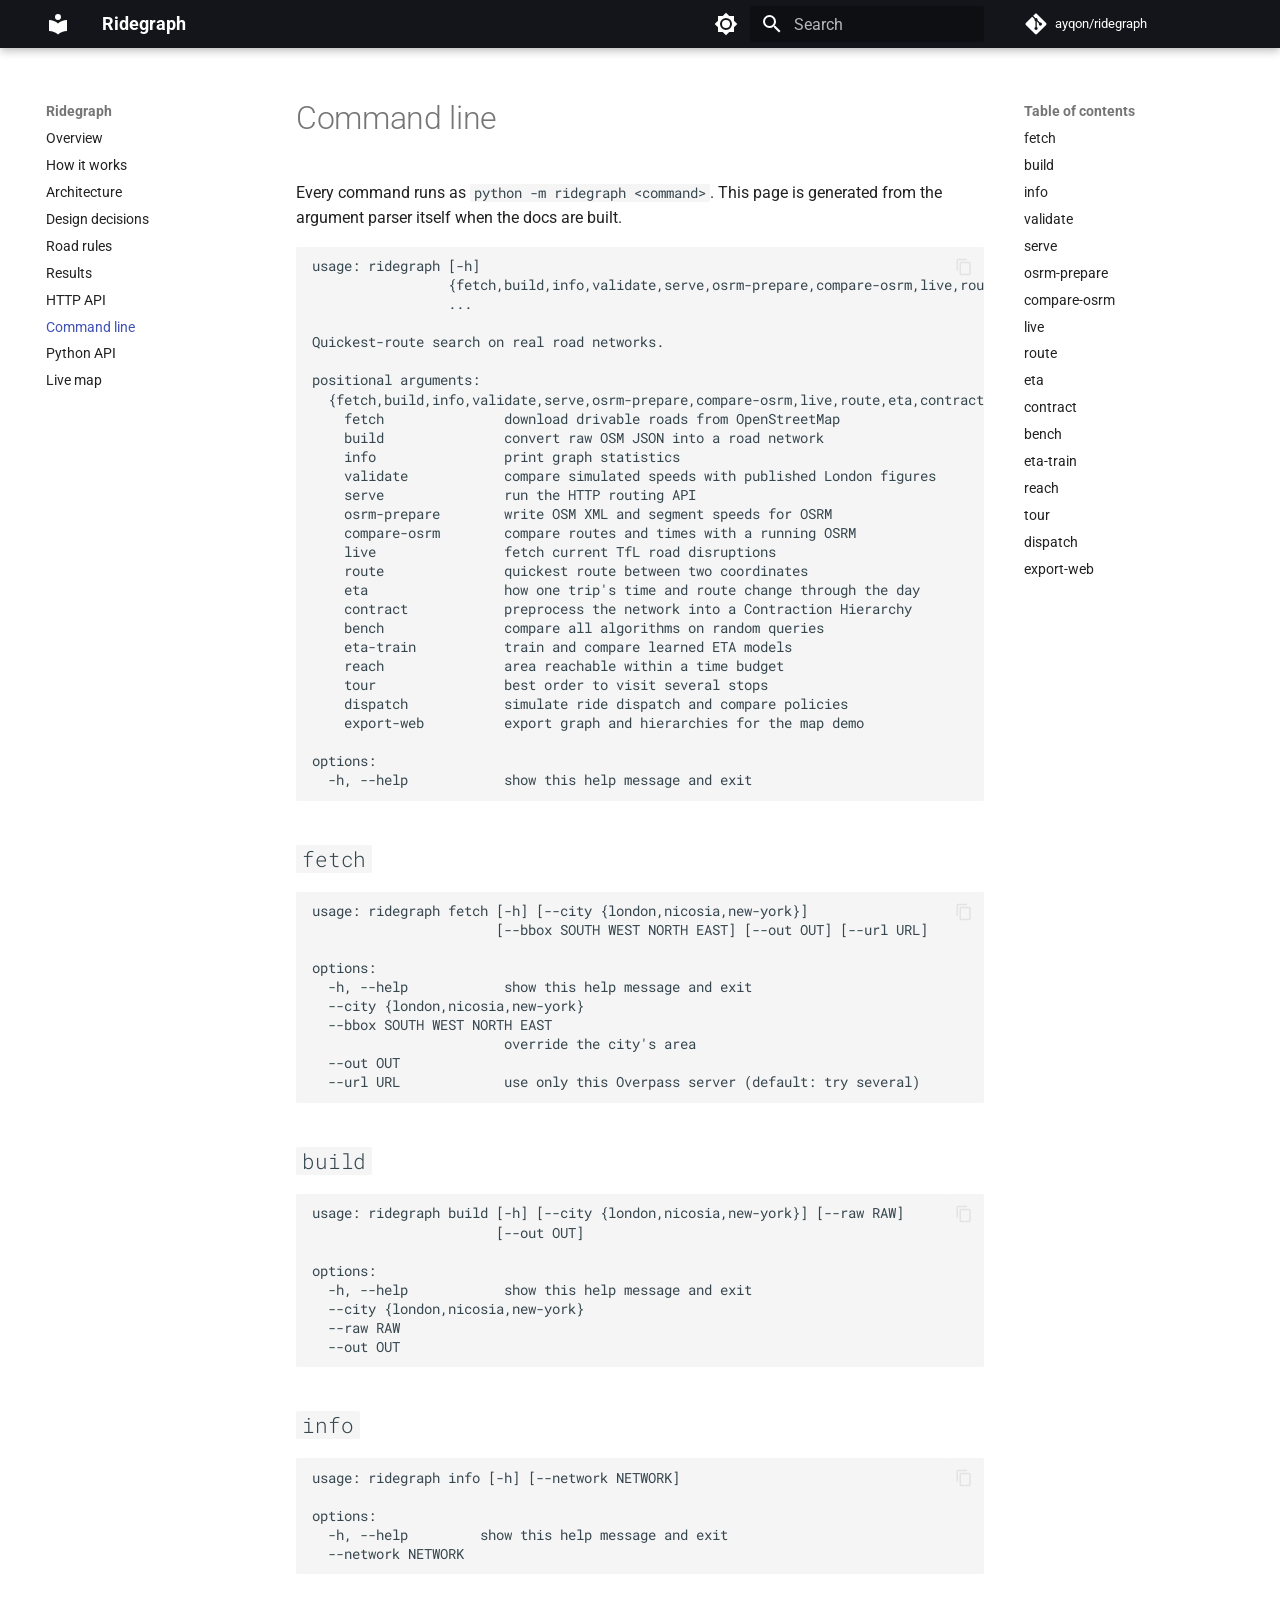
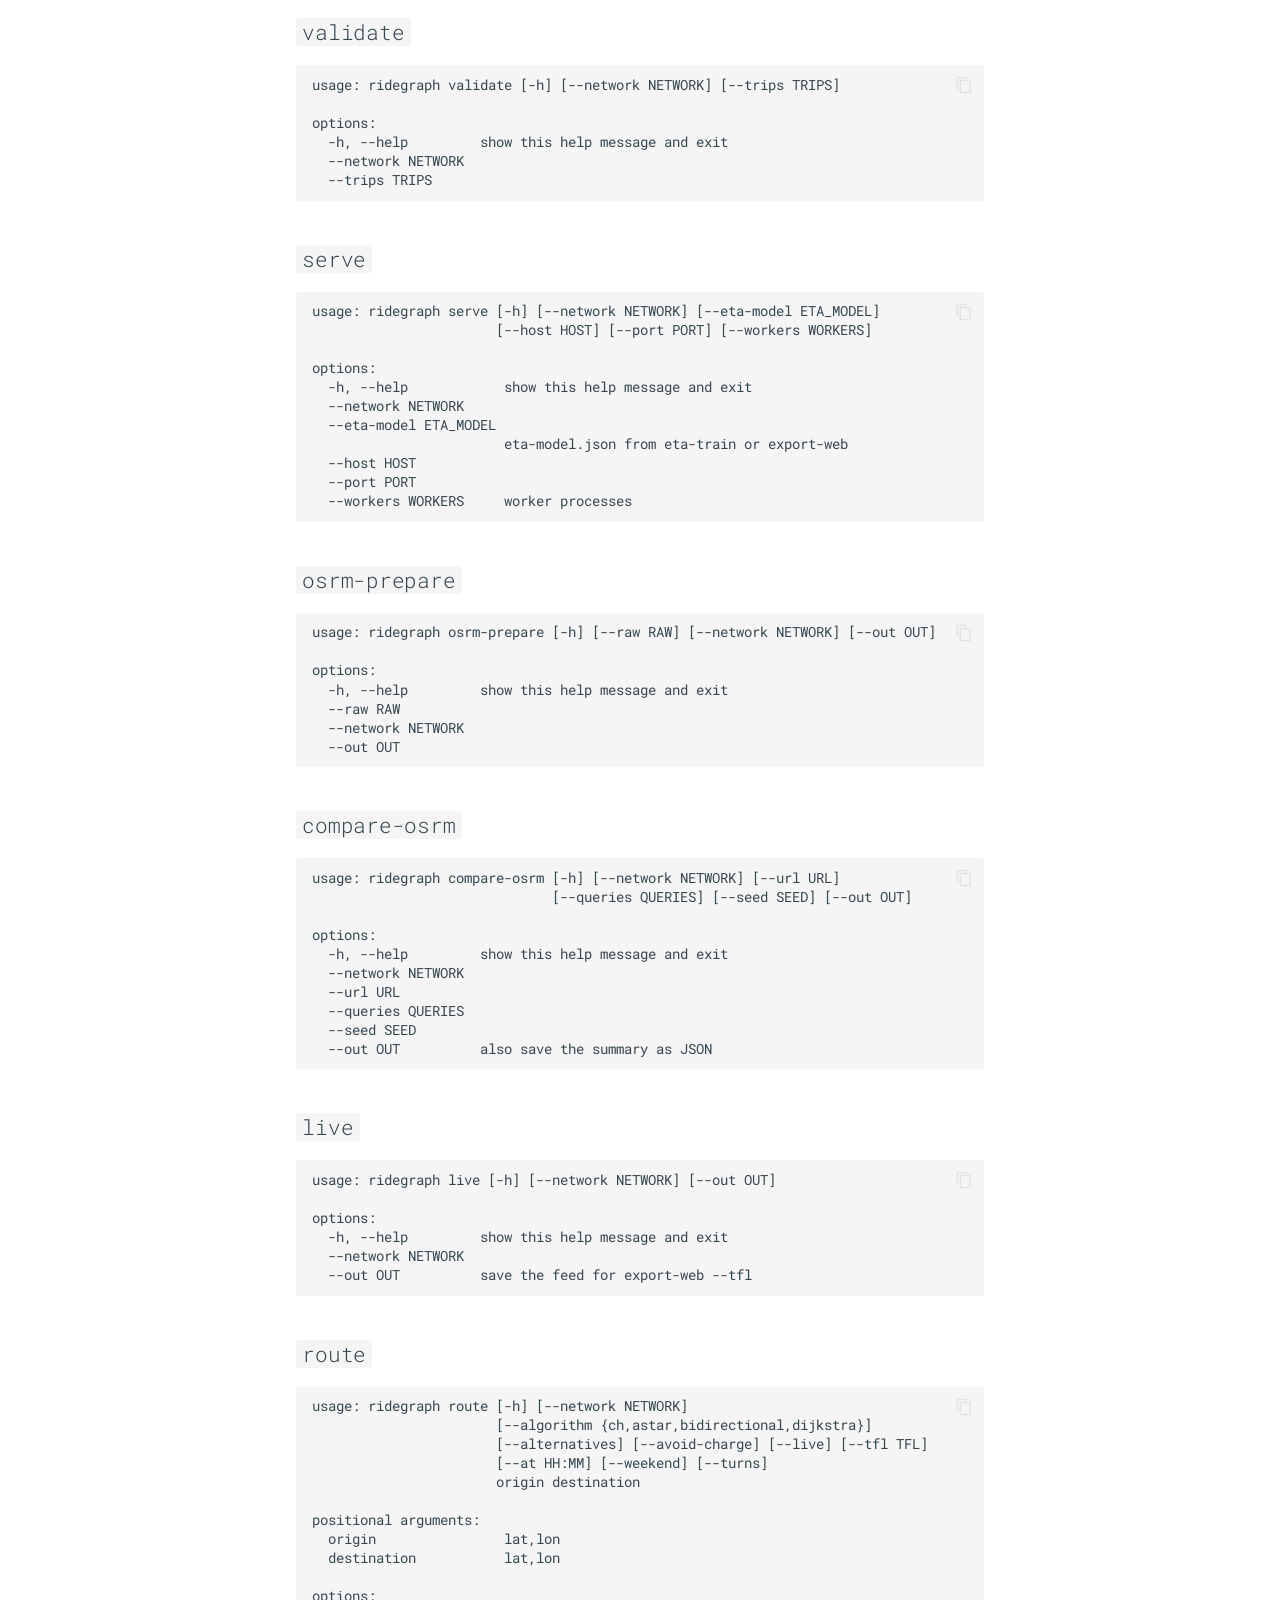
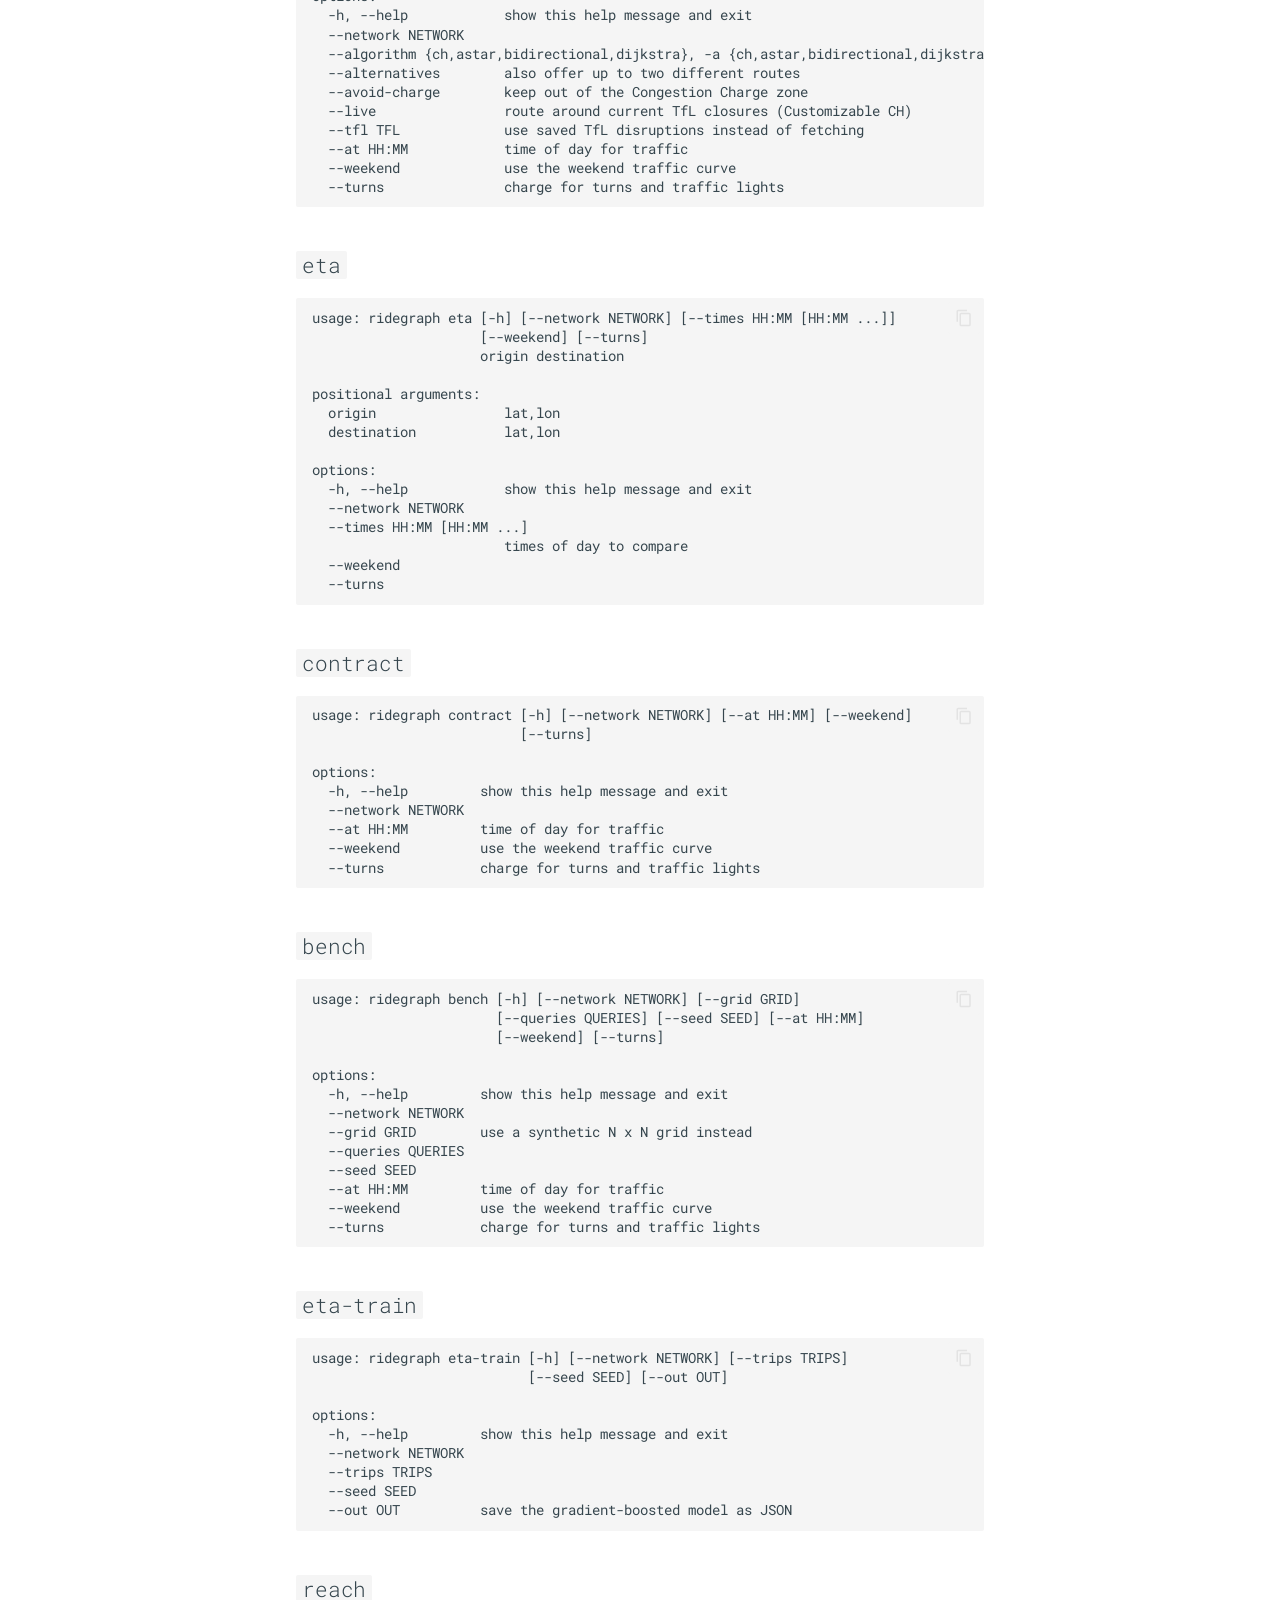
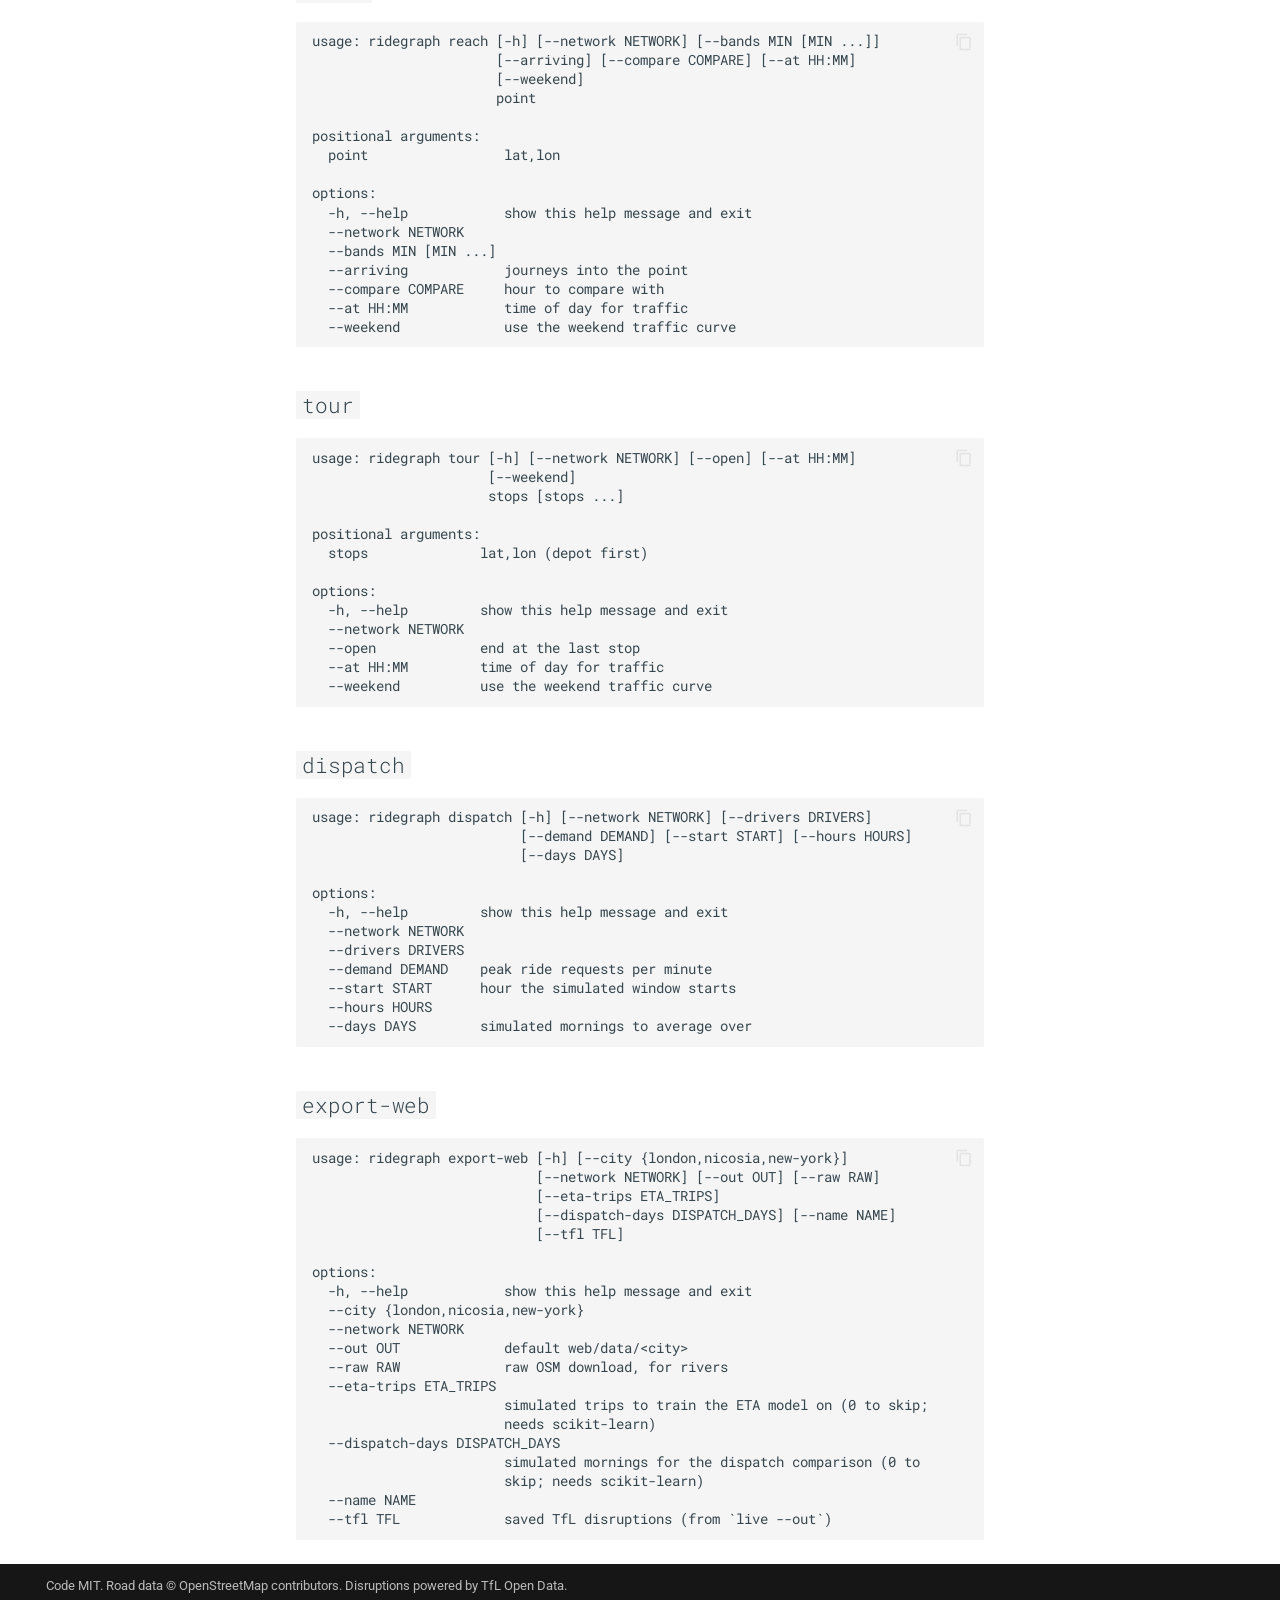
<file: docs/cli/index.html>
<!doctype html>
<html lang="en" class="no-js">
  <head>
    
      <meta charset="utf-8">
      <meta name="viewport" content="width=device-width,initial-scale=1">
      
        <meta name="description" content="Routing, arrival-time prediction and ride dispatch on real city road networks, written from scratch.">
      
      
      
        <link rel="canonical" href="https://ridegraph.dev/docs/cli/">
      
      
        <link rel="prev" href="../http-api/">
      
      
        <link rel="next" href="../api/">
      
      
        
      
      
      <link rel="icon" href="../assets/images/favicon.png">
      <meta name="generator" content="mkdocs-1.6.1, mkdocs-material-9.8.0">
    
    
      
        <title>Command line - Ridegraph</title>
      
    
    
      <link rel="stylesheet" href="../assets/stylesheets/main.57a0d79d.min.css">
      
        
        <link rel="stylesheet" href="../assets/stylesheets/palette.fb2fffe2.min.css">
      
      


    
    
      
    
    
      
        
        
        <link rel="preconnect" href="https://fonts.gstatic.com" crossorigin>
        <link rel="stylesheet" href="https://fonts.googleapis.com/css?family=Roboto:300,300i,400,400i,700,700i%7CRoboto+Mono:400,400i,700,700i&display=fallback">
        <style>:root{--md-text-font:"Roboto";--md-code-font:"Roboto Mono"}</style>
      
    
    
      <link rel="stylesheet" href="../assets/_mkdocstrings.css">
    
    <script>__md_scope=new URL("..",location),__md_hash=e=>[...e].reduce(((e,_)=>(e<<5)-e+_.charCodeAt(0)),0),__md_get=(e,_=localStorage,t=__md_scope)=>JSON.parse(_.getItem(t.pathname+"."+e)),__md_set=(e,_,t=localStorage,a=__md_scope)=>{try{t.setItem(a.pathname+"."+e,JSON.stringify(_))}catch(e){}}</script>
    
      

    
    
  </head>
  
  
    
    
      
    
    
    
    
    <body dir="ltr" data-md-color-scheme="default" data-md-color-primary="black" data-md-color-accent="grey">
  
    
    <input class="md-toggle" data-md-toggle="drawer" type="checkbox" id="__drawer" autocomplete="off">
    <input class="md-toggle" data-md-toggle="search" type="checkbox" id="__search" autocomplete="off">
    <label class="md-overlay" for="__drawer"></label>
    <div data-md-component="skip">
      
        
        <a href="#command-line" class="md-skip">
          Skip to content
        </a>
      
    </div>
    <div data-md-component="announce">
      
    </div>
    
    
      

  

<header class="md-header md-header--shadow" data-md-component="header">
  <nav class="md-header__inner md-grid" aria-label="Header">
    <a href=".." title="Ridegraph" class="md-header__button md-logo" aria-label="Ridegraph" data-md-component="logo">
      
  
  <svg xmlns="http://www.w3.org/2000/svg" viewBox="0 0 24 24"><path d="M12 8a3 3 0 0 0 3-3 3 3 0 0 0-3-3 3 3 0 0 0-3 3 3 3 0 0 0 3 3m0 3.54C9.64 9.35 6.5 8 3 8v11c3.5 0 6.64 1.35 9 3.54 2.36-2.19 5.5-3.54 9-3.54V8c-3.5 0-6.64 1.35-9 3.54"/></svg>

    </a>
    <label class="md-header__button md-icon" for="__drawer">
      
      <svg xmlns="http://www.w3.org/2000/svg" viewBox="0 0 24 24"><path d="M3 6h18v2H3zm0 5h18v2H3zm0 5h18v2H3z"/></svg>
    </label>
    <div class="md-header__title" data-md-component="header-title">
      <div class="md-header__ellipsis">
        <div class="md-header__topic">
          <span class="md-ellipsis">
            Ridegraph
          </span>
        </div>
        <div class="md-header__topic" data-md-component="header-topic">
          <span class="md-ellipsis">
            
              Command line
            
          </span>
        </div>
      </div>
    </div>
    
      
        <form class="md-header__option" data-md-component="palette">
  
    
    
    
    <input class="md-option" data-md-color-media="" data-md-color-scheme="default" data-md-color-primary="black" data-md-color-accent="grey"  aria-label="Dark mode"  type="radio" name="__palette" id="__palette_0">
    
      <label class="md-header__button md-icon" title="Dark mode" for="__palette_1" hidden>
        <svg xmlns="http://www.w3.org/2000/svg" viewBox="0 0 24 24"><path d="M12 8a4 4 0 0 0-4 4 4 4 0 0 0 4 4 4 4 0 0 0 4-4 4 4 0 0 0-4-4m0 10a6 6 0 0 1-6-6 6 6 0 0 1 6-6 6 6 0 0 1 6 6 6 6 0 0 1-6 6m8-9.31V4h-4.69L12 .69 8.69 4H4v4.69L.69 12 4 15.31V20h4.69L12 23.31 15.31 20H20v-4.69L23.31 12z"/></svg>
      </label>
    
  
    
    
    
    <input class="md-option" data-md-color-media="" data-md-color-scheme="slate" data-md-color-primary="black" data-md-color-accent="grey"  aria-label="Light mode"  type="radio" name="__palette" id="__palette_1">
    
      <label class="md-header__button md-icon" title="Light mode" for="__palette_0" hidden>
        <svg xmlns="http://www.w3.org/2000/svg" viewBox="0 0 24 24"><path d="M12 18c-.89 0-1.74-.2-2.5-.55C11.56 16.5 13 14.42 13 12s-1.44-4.5-3.5-5.45C10.26 6.2 11.11 6 12 6a6 6 0 0 1 6 6 6 6 0 0 1-6 6m8-9.31V4h-4.69L12 .69 8.69 4H4v4.69L.69 12 4 15.31V20h4.69L12 23.31 15.31 20H20v-4.69L23.31 12z"/></svg>
      </label>
    
  
</form>
      
    
    
      <script>var palette=__md_get("__palette");if(palette&&palette.color){if("(prefers-color-scheme)"===palette.color.media){var media=matchMedia("(prefers-color-scheme: light)"),input=document.querySelector(media.matches?"[data-md-color-media='(prefers-color-scheme: light)']":"[data-md-color-media='(prefers-color-scheme: dark)']");palette.color.media=input.getAttribute("data-md-color-media"),palette.color.scheme=input.getAttribute("data-md-color-scheme"),palette.color.primary=input.getAttribute("data-md-color-primary"),palette.color.accent=input.getAttribute("data-md-color-accent")}for(var[key,value]of Object.entries(palette.color))document.body.setAttribute("data-md-color-"+key,value)}</script>
    
    
    
      
      
        <label class="md-header__button md-icon" for="__search">
          
          <svg xmlns="http://www.w3.org/2000/svg" viewBox="0 0 24 24"><path d="M9.5 3A6.5 6.5 0 0 1 16 9.5c0 1.61-.59 3.09-1.56 4.23l.27.27h.79l5 5-1.5 1.5-5-5v-.79l-.27-.27A6.52 6.52 0 0 1 9.5 16 6.5 6.5 0 0 1 3 9.5 6.5 6.5 0 0 1 9.5 3m0 2C7 5 5 7 5 9.5S7 14 9.5 14 14 12 14 9.5 12 5 9.5 5"/></svg>
        </label>
        <div class="md-search" data-md-component="search" role="dialog">
  <label class="md-search__overlay" for="__search"></label>
  <div class="md-search__inner" role="search">
    <form class="md-search__form" name="search">
      <input type="text" class="md-search__input" name="query" aria-label="Search" placeholder="Search" autocapitalize="off" autocorrect="off" autocomplete="off" spellcheck="false" data-md-component="search-query" required>
      <label class="md-search__icon md-icon" for="__search">
        
        <svg xmlns="http://www.w3.org/2000/svg" viewBox="0 0 24 24"><path d="M9.5 3A6.5 6.5 0 0 1 16 9.5c0 1.61-.59 3.09-1.56 4.23l.27.27h.79l5 5-1.5 1.5-5-5v-.79l-.27-.27A6.52 6.52 0 0 1 9.5 16 6.5 6.5 0 0 1 3 9.5 6.5 6.5 0 0 1 9.5 3m0 2C7 5 5 7 5 9.5S7 14 9.5 14 14 12 14 9.5 12 5 9.5 5"/></svg>
        
        <svg xmlns="http://www.w3.org/2000/svg" viewBox="0 0 24 24"><path d="M20 11v2H8l5.5 5.5-1.42 1.42L4.16 12l7.92-7.92L13.5 5.5 8 11z"/></svg>
      </label>
      <nav class="md-search__options" aria-label="Search">
        
        <button type="reset" class="md-search__icon md-icon" title="Clear" aria-label="Clear" tabindex="-1">
          
          <svg xmlns="http://www.w3.org/2000/svg" viewBox="0 0 24 24"><path d="M19 6.41 17.59 5 12 10.59 6.41 5 5 6.41 10.59 12 5 17.59 6.41 19 12 13.41 17.59 19 19 17.59 13.41 12z"/></svg>
        </button>
      </nav>
      
    </form>
    <div class="md-search__output">
      <div class="md-search__scrollwrap" tabindex="0" data-md-scrollfix>
        <div class="md-search-result" data-md-component="search-result">
          <div class="md-search-result__meta">
            Initializing search
          </div>
          <ol class="md-search-result__list" role="presentation"></ol>
        </div>
      </div>
    </div>
  </div>
</div>
      
    
    
      <div class="md-header__source">
        <a href="https://github.com/ayqon/ridegraph" title="Go to repository" class="md-source" data-md-component="source">
  <div class="md-source__icon md-icon">
    
    <svg xmlns="http://www.w3.org/2000/svg" viewBox="0 0 448 512"><!--! Font Awesome Free 7.1.0 by @fontawesome - https://fontawesome.com License - https://fontawesome.com/license/free (Icons: CC BY 4.0, Fonts: SIL OFL 1.1, Code: MIT License) Copyright 2025 Fonticons, Inc.--><path d="M439.6 236.1 244 40.5c-5.4-5.5-12.8-8.5-20.4-8.5s-15 3-20.4 8.4L162.5 81l51.5 51.5c27.1-9.1 52.7 16.8 43.4 43.7l49.7 49.7c34.2-11.8 61.2 31 35.5 56.7-26.5 26.5-70.2-2.9-56-37.3L240.3 199v121.9c25.3 12.5 22.3 41.8 9.1 55-6.4 6.4-15.2 10.1-24.3 10.1s-17.8-3.6-24.3-10.1c-17.6-17.6-11.1-46.9 11.2-56v-123c-20.8-8.5-24.6-30.7-18.6-45L142.6 101 8.5 235.1C3 240.6 0 247.9 0 255.5s3 15 8.5 20.4l195.6 195.7c5.4 5.4 12.7 8.4 20.4 8.4s15-3 20.4-8.4l194.7-194.7c5.4-5.4 8.4-12.8 8.4-20.4s-3-15-8.4-20.4"/></svg>
  </div>
  <div class="md-source__repository">
    ayqon/ridegraph
  </div>
</a>
      </div>
    
  </nav>
  
</header>
    
    <div class="md-container" data-md-component="container">
      
      
        
          
        
      
      <main class="md-main" data-md-component="main">
        <div class="md-main__inner md-grid">
          
            
              
              <div class="md-sidebar md-sidebar--primary" data-md-component="sidebar" data-md-type="navigation" >
                <div class="md-sidebar__scrollwrap">
                  <div class="md-sidebar__inner">
                    



<nav class="md-nav md-nav--primary" aria-label="Navigation" data-md-level="0">
  <label class="md-nav__title" for="__drawer">
    <a href=".." title="Ridegraph" class="md-nav__button md-logo" aria-label="Ridegraph" data-md-component="logo">
      
  
  <svg xmlns="http://www.w3.org/2000/svg" viewBox="0 0 24 24"><path d="M12 8a3 3 0 0 0 3-3 3 3 0 0 0-3-3 3 3 0 0 0-3 3 3 3 0 0 0 3 3m0 3.54C9.64 9.35 6.5 8 3 8v11c3.5 0 6.64 1.35 9 3.54 2.36-2.19 5.5-3.54 9-3.54V8c-3.5 0-6.64 1.35-9 3.54"/></svg>

    </a>
    Ridegraph
  </label>
  
    <div class="md-nav__source">
      <a href="https://github.com/ayqon/ridegraph" title="Go to repository" class="md-source" data-md-component="source">
  <div class="md-source__icon md-icon">
    
    <svg xmlns="http://www.w3.org/2000/svg" viewBox="0 0 448 512"><!--! Font Awesome Free 7.1.0 by @fontawesome - https://fontawesome.com License - https://fontawesome.com/license/free (Icons: CC BY 4.0, Fonts: SIL OFL 1.1, Code: MIT License) Copyright 2025 Fonticons, Inc.--><path d="M439.6 236.1 244 40.5c-5.4-5.5-12.8-8.5-20.4-8.5s-15 3-20.4 8.4L162.5 81l51.5 51.5c27.1-9.1 52.7 16.8 43.4 43.7l49.7 49.7c34.2-11.8 61.2 31 35.5 56.7-26.5 26.5-70.2-2.9-56-37.3L240.3 199v121.9c25.3 12.5 22.3 41.8 9.1 55-6.4 6.4-15.2 10.1-24.3 10.1s-17.8-3.6-24.3-10.1c-17.6-17.6-11.1-46.9 11.2-56v-123c-20.8-8.5-24.6-30.7-18.6-45L142.6 101 8.5 235.1C3 240.6 0 247.9 0 255.5s3 15 8.5 20.4l195.6 195.7c5.4 5.4 12.7 8.4 20.4 8.4s15-3 20.4-8.4l194.7-194.7c5.4-5.4 8.4-12.8 8.4-20.4s-3-15-8.4-20.4"/></svg>
  </div>
  <div class="md-source__repository">
    ayqon/ridegraph
  </div>
</a>
    </div>
  
  <ul class="md-nav__list" data-md-scrollfix>
    
      
      
  
  
  
  
    <li class="md-nav__item">
      <a href=".." class="md-nav__link">
        
  
  
  <span class="md-ellipsis">
    
  
    Overview
  

    
  </span>
  
  

      </a>
    </li>
  

    
      
      
  
  
  
  
    <li class="md-nav__item">
      <a href="../how-it-works/" class="md-nav__link">
        
  
  
  <span class="md-ellipsis">
    
  
    How it works
  

    
  </span>
  
  

      </a>
    </li>
  

    
      
      
  
  
  
  
    <li class="md-nav__item">
      <a href="../architecture/" class="md-nav__link">
        
  
  
  <span class="md-ellipsis">
    
  
    Architecture
  

    
  </span>
  
  

      </a>
    </li>
  

    
      
      
  
  
  
  
    <li class="md-nav__item">
      <a href="../decisions/" class="md-nav__link">
        
  
  
  <span class="md-ellipsis">
    
  
    Design decisions
  

    
  </span>
  
  

      </a>
    </li>
  

    
      
      
  
  
  
  
    <li class="md-nav__item">
      <a href="../road-rules/" class="md-nav__link">
        
  
  
  <span class="md-ellipsis">
    
  
    Road rules
  

    
  </span>
  
  

      </a>
    </li>
  

    
      
      
  
  
  
  
    <li class="md-nav__item">
      <a href="../writeup/" class="md-nav__link">
        
  
  
  <span class="md-ellipsis">
    
  
    Results
  

    
  </span>
  
  

      </a>
    </li>
  

    
      
      
  
  
  
  
    <li class="md-nav__item">
      <a href="../http-api/" class="md-nav__link">
        
  
  
  <span class="md-ellipsis">
    
  
    HTTP API
  

    
  </span>
  
  

      </a>
    </li>
  

    
      
      
  
  
    
  
  
  
    <li class="md-nav__item md-nav__item--active">
      
      <input class="md-nav__toggle md-toggle" type="checkbox" id="__toc">
      
      
        
      
      
        <label class="md-nav__link md-nav__link--active" for="__toc">
          
  
  
  <span class="md-ellipsis">
    
  
    Command line
  

    
  </span>
  
  

          <span class="md-nav__icon md-icon"></span>
        </label>
      
      <a href="./" class="md-nav__link md-nav__link--active">
        
  
  
  <span class="md-ellipsis">
    
  
    Command line
  

    
  </span>
  
  

      </a>
      
        

<nav class="md-nav md-nav--secondary" aria-label="Table of contents">
  
  
  
    
  
  
    <label class="md-nav__title" for="__toc">
      <span class="md-nav__icon md-icon"></span>
      Table of contents
    </label>
    <ul class="md-nav__list" data-md-component="toc" data-md-scrollfix>
      
        <li class="md-nav__item">
  <a href="#fetch" class="md-nav__link">
    <span class="md-ellipsis">
      
        fetch
      
    </span>
  </a>
  
</li>
      
        <li class="md-nav__item">
  <a href="#build" class="md-nav__link">
    <span class="md-ellipsis">
      
        build
      
    </span>
  </a>
  
</li>
      
        <li class="md-nav__item">
  <a href="#info" class="md-nav__link">
    <span class="md-ellipsis">
      
        info
      
    </span>
  </a>
  
</li>
      
        <li class="md-nav__item">
  <a href="#validate" class="md-nav__link">
    <span class="md-ellipsis">
      
        validate
      
    </span>
  </a>
  
</li>
      
        <li class="md-nav__item">
  <a href="#serve" class="md-nav__link">
    <span class="md-ellipsis">
      
        serve
      
    </span>
  </a>
  
</li>
      
        <li class="md-nav__item">
  <a href="#osrm-prepare" class="md-nav__link">
    <span class="md-ellipsis">
      
        osrm-prepare
      
    </span>
  </a>
  
</li>
      
        <li class="md-nav__item">
  <a href="#compare-osrm" class="md-nav__link">
    <span class="md-ellipsis">
      
        compare-osrm
      
    </span>
  </a>
  
</li>
      
        <li class="md-nav__item">
  <a href="#live" class="md-nav__link">
    <span class="md-ellipsis">
      
        live
      
    </span>
  </a>
  
</li>
      
        <li class="md-nav__item">
  <a href="#route" class="md-nav__link">
    <span class="md-ellipsis">
      
        route
      
    </span>
  </a>
  
</li>
      
        <li class="md-nav__item">
  <a href="#eta" class="md-nav__link">
    <span class="md-ellipsis">
      
        eta
      
    </span>
  </a>
  
</li>
      
        <li class="md-nav__item">
  <a href="#contract" class="md-nav__link">
    <span class="md-ellipsis">
      
        contract
      
    </span>
  </a>
  
</li>
      
        <li class="md-nav__item">
  <a href="#bench" class="md-nav__link">
    <span class="md-ellipsis">
      
        bench
      
    </span>
  </a>
  
</li>
      
        <li class="md-nav__item">
  <a href="#eta-train" class="md-nav__link">
    <span class="md-ellipsis">
      
        eta-train
      
    </span>
  </a>
  
</li>
      
        <li class="md-nav__item">
  <a href="#reach" class="md-nav__link">
    <span class="md-ellipsis">
      
        reach
      
    </span>
  </a>
  
</li>
      
        <li class="md-nav__item">
  <a href="#tour" class="md-nav__link">
    <span class="md-ellipsis">
      
        tour
      
    </span>
  </a>
  
</li>
      
        <li class="md-nav__item">
  <a href="#dispatch" class="md-nav__link">
    <span class="md-ellipsis">
      
        dispatch
      
    </span>
  </a>
  
</li>
      
        <li class="md-nav__item">
  <a href="#export-web" class="md-nav__link">
    <span class="md-ellipsis">
      
        export-web
      
    </span>
  </a>
  
</li>
      
    </ul>
  
</nav>
      
    </li>
  

    
      
      
  
  
  
  
    <li class="md-nav__item">
      <a href="../api/" class="md-nav__link">
        
  
  
  <span class="md-ellipsis">
    
  
    Python API
  

    
  </span>
  
  

      </a>
    </li>
  

    
      
      
  
  
  
  
    <li class="md-nav__item">
      <a href="https://ridegraph.dev/" class="md-nav__link">
        
  
  
  <span class="md-ellipsis">
    
  
    Live map
  

    
  </span>
  
  

      </a>
    </li>
  

    
  </ul>
</nav>
                  </div>
                </div>
              </div>
            
            
              
              <div class="md-sidebar md-sidebar--secondary" data-md-component="sidebar" data-md-type="toc" >
                <div class="md-sidebar__scrollwrap">
                  <div class="md-sidebar__inner">
                    

<nav class="md-nav md-nav--secondary" aria-label="Table of contents">
  
  
  
    
  
  
    <label class="md-nav__title" for="__toc">
      <span class="md-nav__icon md-icon"></span>
      Table of contents
    </label>
    <ul class="md-nav__list" data-md-component="toc" data-md-scrollfix>
      
        <li class="md-nav__item">
  <a href="#fetch" class="md-nav__link">
    <span class="md-ellipsis">
      
        fetch
      
    </span>
  </a>
  
</li>
      
        <li class="md-nav__item">
  <a href="#build" class="md-nav__link">
    <span class="md-ellipsis">
      
        build
      
    </span>
  </a>
  
</li>
      
        <li class="md-nav__item">
  <a href="#info" class="md-nav__link">
    <span class="md-ellipsis">
      
        info
      
    </span>
  </a>
  
</li>
      
        <li class="md-nav__item">
  <a href="#validate" class="md-nav__link">
    <span class="md-ellipsis">
      
        validate
      
    </span>
  </a>
  
</li>
      
        <li class="md-nav__item">
  <a href="#serve" class="md-nav__link">
    <span class="md-ellipsis">
      
        serve
      
    </span>
  </a>
  
</li>
      
        <li class="md-nav__item">
  <a href="#osrm-prepare" class="md-nav__link">
    <span class="md-ellipsis">
      
        osrm-prepare
      
    </span>
  </a>
  
</li>
      
        <li class="md-nav__item">
  <a href="#compare-osrm" class="md-nav__link">
    <span class="md-ellipsis">
      
        compare-osrm
      
    </span>
  </a>
  
</li>
      
        <li class="md-nav__item">
  <a href="#live" class="md-nav__link">
    <span class="md-ellipsis">
      
        live
      
    </span>
  </a>
  
</li>
      
        <li class="md-nav__item">
  <a href="#route" class="md-nav__link">
    <span class="md-ellipsis">
      
        route
      
    </span>
  </a>
  
</li>
      
        <li class="md-nav__item">
  <a href="#eta" class="md-nav__link">
    <span class="md-ellipsis">
      
        eta
      
    </span>
  </a>
  
</li>
      
        <li class="md-nav__item">
  <a href="#contract" class="md-nav__link">
    <span class="md-ellipsis">
      
        contract
      
    </span>
  </a>
  
</li>
      
        <li class="md-nav__item">
  <a href="#bench" class="md-nav__link">
    <span class="md-ellipsis">
      
        bench
      
    </span>
  </a>
  
</li>
      
        <li class="md-nav__item">
  <a href="#eta-train" class="md-nav__link">
    <span class="md-ellipsis">
      
        eta-train
      
    </span>
  </a>
  
</li>
      
        <li class="md-nav__item">
  <a href="#reach" class="md-nav__link">
    <span class="md-ellipsis">
      
        reach
      
    </span>
  </a>
  
</li>
      
        <li class="md-nav__item">
  <a href="#tour" class="md-nav__link">
    <span class="md-ellipsis">
      
        tour
      
    </span>
  </a>
  
</li>
      
        <li class="md-nav__item">
  <a href="#dispatch" class="md-nav__link">
    <span class="md-ellipsis">
      
        dispatch
      
    </span>
  </a>
  
</li>
      
        <li class="md-nav__item">
  <a href="#export-web" class="md-nav__link">
    <span class="md-ellipsis">
      
        export-web
      
    </span>
  </a>
  
</li>
      
    </ul>
  
</nav>
                  </div>
                </div>
              </div>
            
          
          
            <div class="md-content" data-md-component="content">
              
              <article class="md-content__inner md-typeset">
                
                  


  
  


<h1 id="command-line">Command line<a class="headerlink" href="#command-line" title="Permanent link">&para;</a></h1>
<p>Every command runs as <code>python -m ridegraph &lt;command&gt;</code>. This page is
generated from the argument parser itself when the docs are built.</p>
<div class="highlight"><pre><span></span><code>usage: ridegraph [-h]
                 {fetch,build,info,validate,serve,osrm-prepare,compare-osrm,live,route,eta,contract,bench,eta-train,reach,tour,dispatch,export-web}
                 ...

Quickest-route search on real road networks.

positional arguments:
  {fetch,build,info,validate,serve,osrm-prepare,compare-osrm,live,route,eta,contract,bench,eta-train,reach,tour,dispatch,export-web}
    fetch               download drivable roads from OpenStreetMap
    build               convert raw OSM JSON into a road network
    info                print graph statistics
    validate            compare simulated speeds with published London figures
    serve               run the HTTP routing API
    osrm-prepare        write OSM XML and segment speeds for OSRM
    compare-osrm        compare routes and times with a running OSRM
    live                fetch current TfL road disruptions
    route               quickest route between two coordinates
    eta                 how one trip's time and route change through the day
    contract            preprocess the network into a Contraction Hierarchy
    bench               compare all algorithms on random queries
    eta-train           train and compare learned ETA models
    reach               area reachable within a time budget
    tour                best order to visit several stops
    dispatch            simulate ride dispatch and compare policies
    export-web          export graph and hierarchies for the map demo

options:
  -h, --help            show this help message and exit
</code></pre></div>
<h2 id="fetch"><code>fetch</code><a class="headerlink" href="#fetch" title="Permanent link">&para;</a></h2>
<div class="highlight"><pre><span></span><code>usage: ridegraph fetch [-h] [--city {london,nicosia,new-york}]
                       [--bbox SOUTH WEST NORTH EAST] [--out OUT] [--url URL]

options:
  -h, --help            show this help message and exit
  --city {london,nicosia,new-york}
  --bbox SOUTH WEST NORTH EAST
                        override the city's area
  --out OUT
  --url URL             use only this Overpass server (default: try several)
</code></pre></div>
<h2 id="build"><code>build</code><a class="headerlink" href="#build" title="Permanent link">&para;</a></h2>
<div class="highlight"><pre><span></span><code>usage: ridegraph build [-h] [--city {london,nicosia,new-york}] [--raw RAW]
                       [--out OUT]

options:
  -h, --help            show this help message and exit
  --city {london,nicosia,new-york}
  --raw RAW
  --out OUT
</code></pre></div>
<h2 id="info"><code>info</code><a class="headerlink" href="#info" title="Permanent link">&para;</a></h2>
<div class="highlight"><pre><span></span><code>usage: ridegraph info [-h] [--network NETWORK]

options:
  -h, --help         show this help message and exit
  --network NETWORK
</code></pre></div>
<h2 id="validate"><code>validate</code><a class="headerlink" href="#validate" title="Permanent link">&para;</a></h2>
<div class="highlight"><pre><span></span><code>usage: ridegraph validate [-h] [--network NETWORK] [--trips TRIPS]

options:
  -h, --help         show this help message and exit
  --network NETWORK
  --trips TRIPS
</code></pre></div>
<h2 id="serve"><code>serve</code><a class="headerlink" href="#serve" title="Permanent link">&para;</a></h2>
<div class="highlight"><pre><span></span><code>usage: ridegraph serve [-h] [--network NETWORK] [--eta-model ETA_MODEL]
                       [--host HOST] [--port PORT] [--workers WORKERS]

options:
  -h, --help            show this help message and exit
  --network NETWORK
  --eta-model ETA_MODEL
                        eta-model.json from eta-train or export-web
  --host HOST
  --port PORT
  --workers WORKERS     worker processes
</code></pre></div>
<h2 id="osrm-prepare"><code>osrm-prepare</code><a class="headerlink" href="#osrm-prepare" title="Permanent link">&para;</a></h2>
<div class="highlight"><pre><span></span><code>usage: ridegraph osrm-prepare [-h] [--raw RAW] [--network NETWORK] [--out OUT]

options:
  -h, --help         show this help message and exit
  --raw RAW
  --network NETWORK
  --out OUT
</code></pre></div>
<h2 id="compare-osrm"><code>compare-osrm</code><a class="headerlink" href="#compare-osrm" title="Permanent link">&para;</a></h2>
<div class="highlight"><pre><span></span><code>usage: ridegraph compare-osrm [-h] [--network NETWORK] [--url URL]
                              [--queries QUERIES] [--seed SEED] [--out OUT]

options:
  -h, --help         show this help message and exit
  --network NETWORK
  --url URL
  --queries QUERIES
  --seed SEED
  --out OUT          also save the summary as JSON
</code></pre></div>
<h2 id="live"><code>live</code><a class="headerlink" href="#live" title="Permanent link">&para;</a></h2>
<div class="highlight"><pre><span></span><code>usage: ridegraph live [-h] [--network NETWORK] [--out OUT]

options:
  -h, --help         show this help message and exit
  --network NETWORK
  --out OUT          save the feed for export-web --tfl
</code></pre></div>
<h2 id="route"><code>route</code><a class="headerlink" href="#route" title="Permanent link">&para;</a></h2>
<div class="highlight"><pre><span></span><code>usage: ridegraph route [-h] [--network NETWORK]
                       [--algorithm {ch,astar,bidirectional,dijkstra}]
                       [--alternatives] [--avoid-charge] [--live] [--tfl TFL]
                       [--at HH:MM] [--weekend] [--turns]
                       origin destination

positional arguments:
  origin                lat,lon
  destination           lat,lon

options:
  -h, --help            show this help message and exit
  --network NETWORK
  --algorithm {ch,astar,bidirectional,dijkstra}, -a {ch,astar,bidirectional,dijkstra}
  --alternatives        also offer up to two different routes
  --avoid-charge        keep out of the Congestion Charge zone
  --live                route around current TfL closures (Customizable CH)
  --tfl TFL             use saved TfL disruptions instead of fetching
  --at HH:MM            time of day for traffic
  --weekend             use the weekend traffic curve
  --turns               charge for turns and traffic lights
</code></pre></div>
<h2 id="eta"><code>eta</code><a class="headerlink" href="#eta" title="Permanent link">&para;</a></h2>
<div class="highlight"><pre><span></span><code>usage: ridegraph eta [-h] [--network NETWORK] [--times HH:MM [HH:MM ...]]
                     [--weekend] [--turns]
                     origin destination

positional arguments:
  origin                lat,lon
  destination           lat,lon

options:
  -h, --help            show this help message and exit
  --network NETWORK
  --times HH:MM [HH:MM ...]
                        times of day to compare
  --weekend
  --turns
</code></pre></div>
<h2 id="contract"><code>contract</code><a class="headerlink" href="#contract" title="Permanent link">&para;</a></h2>
<div class="highlight"><pre><span></span><code>usage: ridegraph contract [-h] [--network NETWORK] [--at HH:MM] [--weekend]
                          [--turns]

options:
  -h, --help         show this help message and exit
  --network NETWORK
  --at HH:MM         time of day for traffic
  --weekend          use the weekend traffic curve
  --turns            charge for turns and traffic lights
</code></pre></div>
<h2 id="bench"><code>bench</code><a class="headerlink" href="#bench" title="Permanent link">&para;</a></h2>
<div class="highlight"><pre><span></span><code>usage: ridegraph bench [-h] [--network NETWORK] [--grid GRID]
                       [--queries QUERIES] [--seed SEED] [--at HH:MM]
                       [--weekend] [--turns]

options:
  -h, --help         show this help message and exit
  --network NETWORK
  --grid GRID        use a synthetic N x N grid instead
  --queries QUERIES
  --seed SEED
  --at HH:MM         time of day for traffic
  --weekend          use the weekend traffic curve
  --turns            charge for turns and traffic lights
</code></pre></div>
<h2 id="eta-train"><code>eta-train</code><a class="headerlink" href="#eta-train" title="Permanent link">&para;</a></h2>
<div class="highlight"><pre><span></span><code>usage: ridegraph eta-train [-h] [--network NETWORK] [--trips TRIPS]
                           [--seed SEED] [--out OUT]

options:
  -h, --help         show this help message and exit
  --network NETWORK
  --trips TRIPS
  --seed SEED
  --out OUT          save the gradient-boosted model as JSON
</code></pre></div>
<h2 id="reach"><code>reach</code><a class="headerlink" href="#reach" title="Permanent link">&para;</a></h2>
<div class="highlight"><pre><span></span><code>usage: ridegraph reach [-h] [--network NETWORK] [--bands MIN [MIN ...]]
                       [--arriving] [--compare COMPARE] [--at HH:MM]
                       [--weekend]
                       point

positional arguments:
  point                 lat,lon

options:
  -h, --help            show this help message and exit
  --network NETWORK
  --bands MIN [MIN ...]
  --arriving            journeys into the point
  --compare COMPARE     hour to compare with
  --at HH:MM            time of day for traffic
  --weekend             use the weekend traffic curve
</code></pre></div>
<h2 id="tour"><code>tour</code><a class="headerlink" href="#tour" title="Permanent link">&para;</a></h2>
<div class="highlight"><pre><span></span><code>usage: ridegraph tour [-h] [--network NETWORK] [--open] [--at HH:MM]
                      [--weekend]
                      stops [stops ...]

positional arguments:
  stops              lat,lon (depot first)

options:
  -h, --help         show this help message and exit
  --network NETWORK
  --open             end at the last stop
  --at HH:MM         time of day for traffic
  --weekend          use the weekend traffic curve
</code></pre></div>
<h2 id="dispatch"><code>dispatch</code><a class="headerlink" href="#dispatch" title="Permanent link">&para;</a></h2>
<div class="highlight"><pre><span></span><code>usage: ridegraph dispatch [-h] [--network NETWORK] [--drivers DRIVERS]
                          [--demand DEMAND] [--start START] [--hours HOURS]
                          [--days DAYS]

options:
  -h, --help         show this help message and exit
  --network NETWORK
  --drivers DRIVERS
  --demand DEMAND    peak ride requests per minute
  --start START      hour the simulated window starts
  --hours HOURS
  --days DAYS        simulated mornings to average over
</code></pre></div>
<h2 id="export-web"><code>export-web</code><a class="headerlink" href="#export-web" title="Permanent link">&para;</a></h2>
<div class="highlight"><pre><span></span><code>usage: ridegraph export-web [-h] [--city {london,nicosia,new-york}]
                            [--network NETWORK] [--out OUT] [--raw RAW]
                            [--eta-trips ETA_TRIPS]
                            [--dispatch-days DISPATCH_DAYS] [--name NAME]
                            [--tfl TFL]

options:
  -h, --help            show this help message and exit
  --city {london,nicosia,new-york}
  --network NETWORK
  --out OUT             default web/data/&lt;city&gt;
  --raw RAW             raw OSM download, for rivers
  --eta-trips ETA_TRIPS
                        simulated trips to train the ETA model on (0 to skip;
                        needs scikit-learn)
  --dispatch-days DISPATCH_DAYS
                        simulated mornings for the dispatch comparison (0 to
                        skip; needs scikit-learn)
  --name NAME
  --tfl TFL             saved TfL disruptions (from `live --out`)
</code></pre></div>












                
              </article>
            </div>
          
          
<script>var target=document.getElementById(location.hash.slice(1));target&&target.name&&(target.checked=target.name.startsWith("__tabbed_"))</script>
        </div>
        
          <button type="button" class="md-top md-icon" data-md-component="top" hidden>
  
  <svg xmlns="http://www.w3.org/2000/svg" viewBox="0 0 24 24"><path d="M13 20h-2V8l-5.5 5.5-1.42-1.42L12 4.16l7.92 7.92-1.42 1.42L13 8z"/></svg>
  Back to top
</button>
        
      </main>
      
        <footer class="md-footer">
  
  <div class="md-footer-meta md-typeset">
    <div class="md-footer-meta__inner md-grid">
      <div class="md-copyright">
  
    <div class="md-copyright__highlight">
      Code MIT. Road data © OpenStreetMap contributors. Disruptions powered by TfL Open Data.
    </div>
  
  
    Made with
    <a href="https://squidfunk.github.io/mkdocs-material/" target="_blank" rel="noopener">
      Material for MkDocs
    </a>
  
</div>
      
    </div>
  </div>
</footer>
      
    </div>
    <div class="md-dialog" data-md-component="dialog">
      <div class="md-dialog__inner md-typeset"></div>
    </div>
    
    
    
      
      
      <script id="__config" type="application/json">{"annotate": null, "base": "..", "features": ["navigation.sections", "navigation.top", "content.code.copy", "search.highlight"], "search": "../assets/javascripts/workers/search.a7633da7.min.js", "tags": null, "translations": {"clipboard.copied": "Copied to clipboard", "clipboard.copy": "Copy to clipboard", "search.result.more.one": "1 more on this page", "search.result.more.other": "# more on this page", "search.result.none": "No matching documents", "search.result.one": "1 matching document", "search.result.other": "# matching documents", "search.result.placeholder": "Type to start searching", "search.result.term.missing": "Missing", "select.version": "Select version"}, "version": null}</script>
    
    
      <script src="../assets/javascripts/bundle.c21346df.min.js"></script>
      
    
  </body>
</html>
</file>
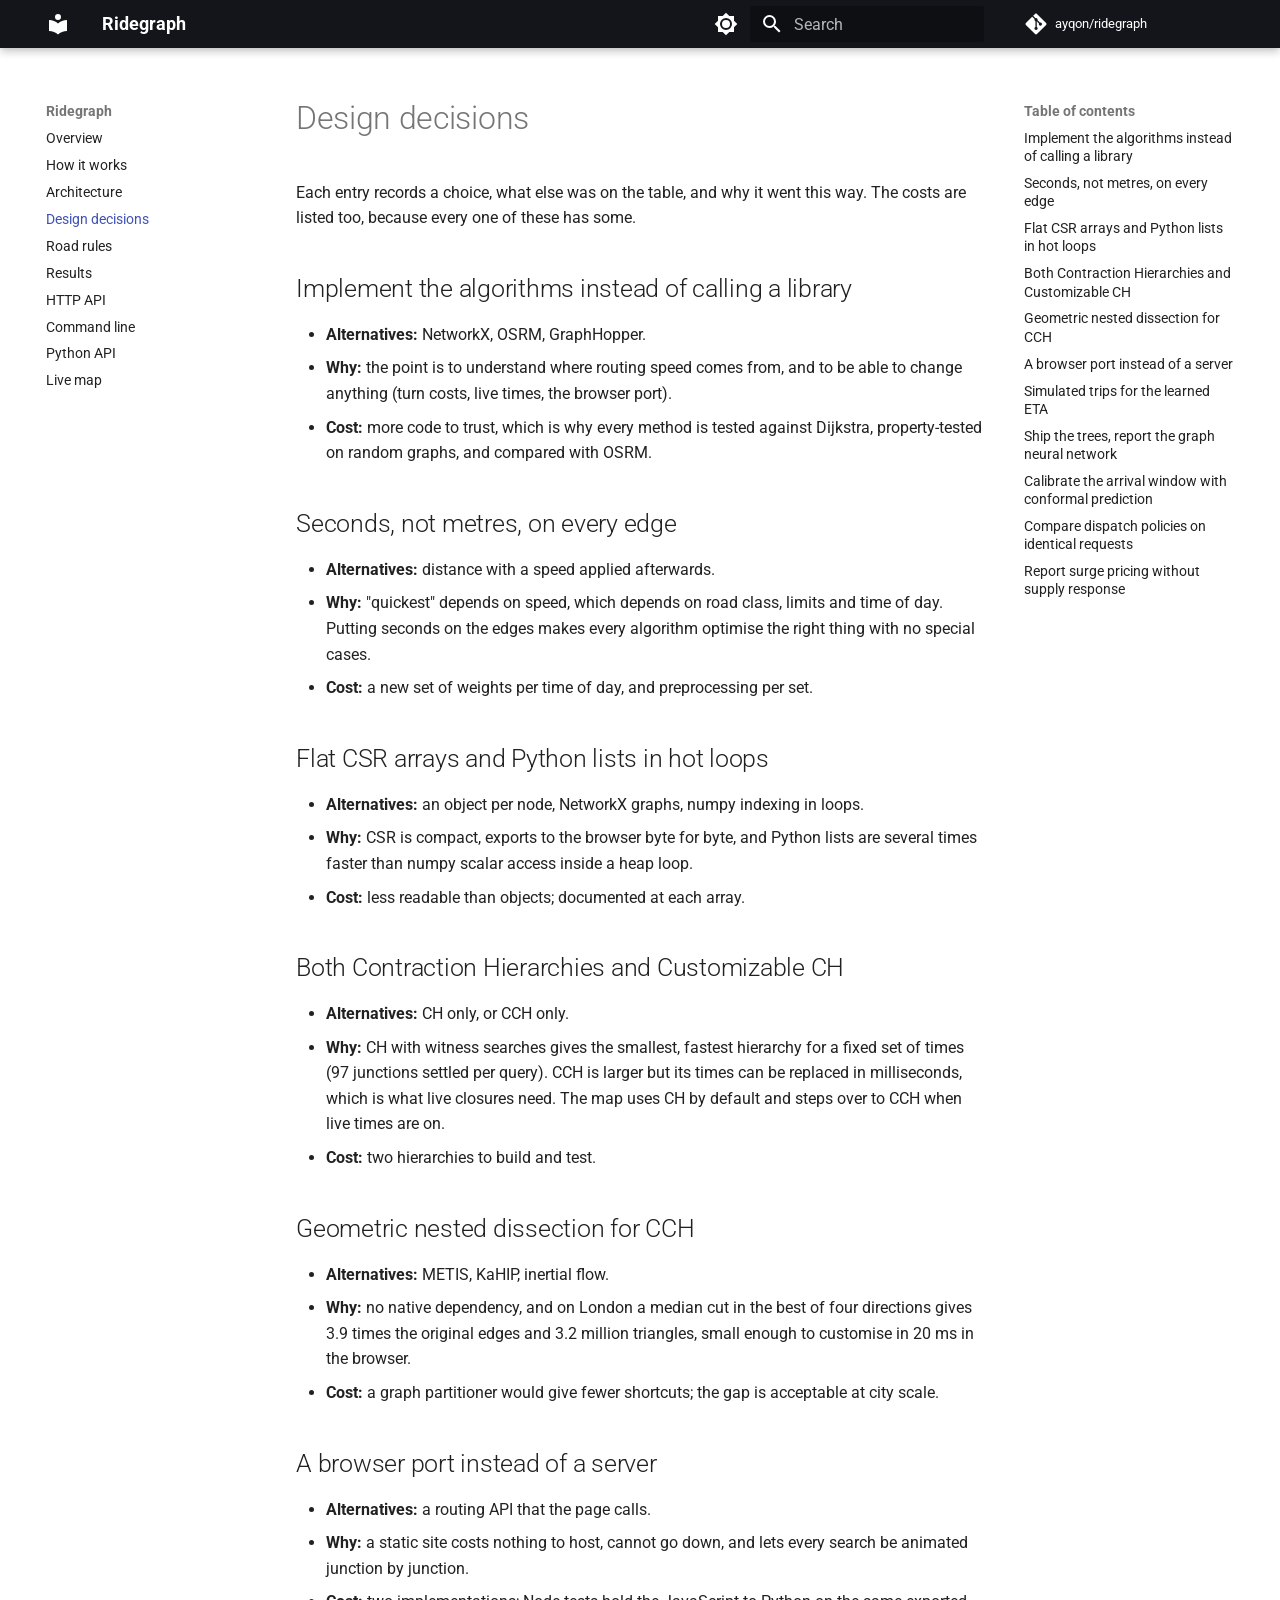
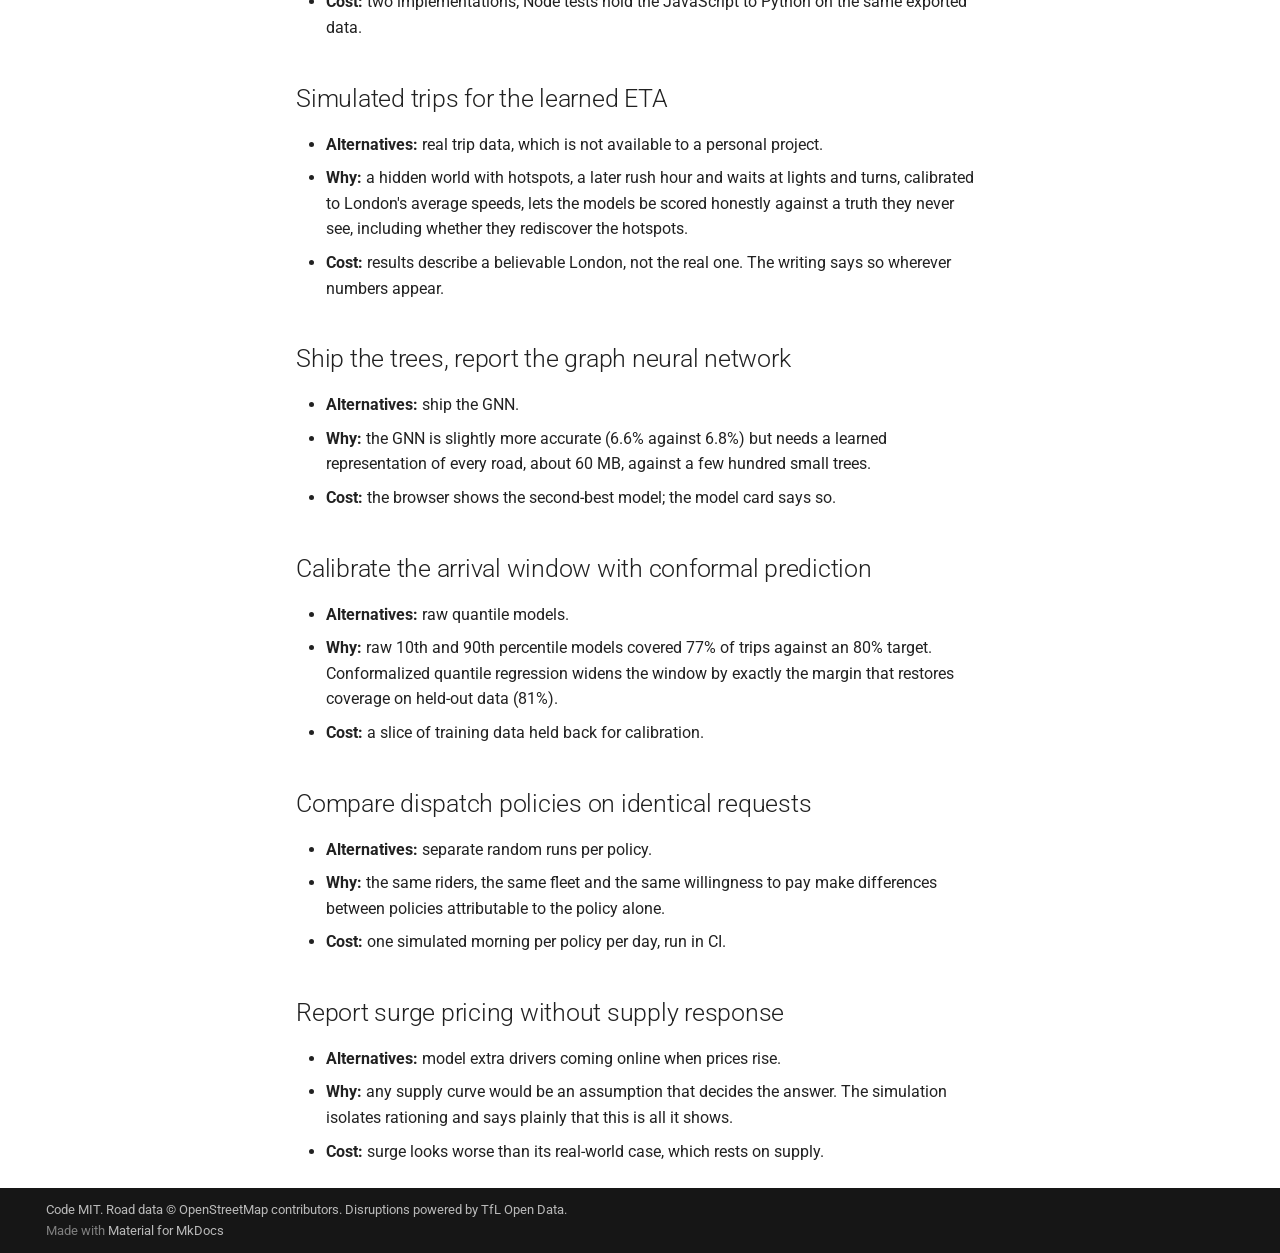
<file: docs/decisions/index.html>
<!doctype html>
<html lang="en" class="no-js">
  <head>
    
      <meta charset="utf-8">
      <meta name="viewport" content="width=device-width,initial-scale=1">
      
        <meta name="description" content="Routing, arrival-time prediction and ride dispatch on real city road networks, written from scratch.">
      
      
      
        <link rel="canonical" href="https://ridegraph.dev/docs/decisions/">
      
      
        <link rel="prev" href="../architecture/">
      
      
        <link rel="next" href="../road-rules/">
      
      
        
      
      
      <link rel="icon" href="../assets/images/favicon.png">
      <meta name="generator" content="mkdocs-1.6.1, mkdocs-material-9.8.0">
    
    
      
        <title>Design decisions - Ridegraph</title>
      
    
    
      <link rel="stylesheet" href="../assets/stylesheets/main.57a0d79d.min.css">
      
        
        <link rel="stylesheet" href="../assets/stylesheets/palette.fb2fffe2.min.css">
      
      


    
    
      
    
    
      
        
        
        <link rel="preconnect" href="https://fonts.gstatic.com" crossorigin>
        <link rel="stylesheet" href="https://fonts.googleapis.com/css?family=Roboto:300,300i,400,400i,700,700i%7CRoboto+Mono:400,400i,700,700i&display=fallback">
        <style>:root{--md-text-font:"Roboto";--md-code-font:"Roboto Mono"}</style>
      
    
    
      <link rel="stylesheet" href="../assets/_mkdocstrings.css">
    
    <script>__md_scope=new URL("..",location),__md_hash=e=>[...e].reduce(((e,_)=>(e<<5)-e+_.charCodeAt(0)),0),__md_get=(e,_=localStorage,t=__md_scope)=>JSON.parse(_.getItem(t.pathname+"."+e)),__md_set=(e,_,t=localStorage,a=__md_scope)=>{try{t.setItem(a.pathname+"."+e,JSON.stringify(_))}catch(e){}}</script>
    
      

    
    
  </head>
  
  
    
    
      
    
    
    
    
    <body dir="ltr" data-md-color-scheme="default" data-md-color-primary="black" data-md-color-accent="grey">
  
    
    <input class="md-toggle" data-md-toggle="drawer" type="checkbox" id="__drawer" autocomplete="off">
    <input class="md-toggle" data-md-toggle="search" type="checkbox" id="__search" autocomplete="off">
    <label class="md-overlay" for="__drawer"></label>
    <div data-md-component="skip">
      
        
        <a href="#design-decisions" class="md-skip">
          Skip to content
        </a>
      
    </div>
    <div data-md-component="announce">
      
    </div>
    
    
      

  

<header class="md-header md-header--shadow" data-md-component="header">
  <nav class="md-header__inner md-grid" aria-label="Header">
    <a href=".." title="Ridegraph" class="md-header__button md-logo" aria-label="Ridegraph" data-md-component="logo">
      
  
  <svg xmlns="http://www.w3.org/2000/svg" viewBox="0 0 24 24"><path d="M12 8a3 3 0 0 0 3-3 3 3 0 0 0-3-3 3 3 0 0 0-3 3 3 3 0 0 0 3 3m0 3.54C9.64 9.35 6.5 8 3 8v11c3.5 0 6.64 1.35 9 3.54 2.36-2.19 5.5-3.54 9-3.54V8c-3.5 0-6.64 1.35-9 3.54"/></svg>

    </a>
    <label class="md-header__button md-icon" for="__drawer">
      
      <svg xmlns="http://www.w3.org/2000/svg" viewBox="0 0 24 24"><path d="M3 6h18v2H3zm0 5h18v2H3zm0 5h18v2H3z"/></svg>
    </label>
    <div class="md-header__title" data-md-component="header-title">
      <div class="md-header__ellipsis">
        <div class="md-header__topic">
          <span class="md-ellipsis">
            Ridegraph
          </span>
        </div>
        <div class="md-header__topic" data-md-component="header-topic">
          <span class="md-ellipsis">
            
              Design decisions
            
          </span>
        </div>
      </div>
    </div>
    
      
        <form class="md-header__option" data-md-component="palette">
  
    
    
    
    <input class="md-option" data-md-color-media="" data-md-color-scheme="default" data-md-color-primary="black" data-md-color-accent="grey"  aria-label="Dark mode"  type="radio" name="__palette" id="__palette_0">
    
      <label class="md-header__button md-icon" title="Dark mode" for="__palette_1" hidden>
        <svg xmlns="http://www.w3.org/2000/svg" viewBox="0 0 24 24"><path d="M12 8a4 4 0 0 0-4 4 4 4 0 0 0 4 4 4 4 0 0 0 4-4 4 4 0 0 0-4-4m0 10a6 6 0 0 1-6-6 6 6 0 0 1 6-6 6 6 0 0 1 6 6 6 6 0 0 1-6 6m8-9.31V4h-4.69L12 .69 8.69 4H4v4.69L.69 12 4 15.31V20h4.69L12 23.31 15.31 20H20v-4.69L23.31 12z"/></svg>
      </label>
    
  
    
    
    
    <input class="md-option" data-md-color-media="" data-md-color-scheme="slate" data-md-color-primary="black" data-md-color-accent="grey"  aria-label="Light mode"  type="radio" name="__palette" id="__palette_1">
    
      <label class="md-header__button md-icon" title="Light mode" for="__palette_0" hidden>
        <svg xmlns="http://www.w3.org/2000/svg" viewBox="0 0 24 24"><path d="M12 18c-.89 0-1.74-.2-2.5-.55C11.56 16.5 13 14.42 13 12s-1.44-4.5-3.5-5.45C10.26 6.2 11.11 6 12 6a6 6 0 0 1 6 6 6 6 0 0 1-6 6m8-9.31V4h-4.69L12 .69 8.69 4H4v4.69L.69 12 4 15.31V20h4.69L12 23.31 15.31 20H20v-4.69L23.31 12z"/></svg>
      </label>
    
  
</form>
      
    
    
      <script>var palette=__md_get("__palette");if(palette&&palette.color){if("(prefers-color-scheme)"===palette.color.media){var media=matchMedia("(prefers-color-scheme: light)"),input=document.querySelector(media.matches?"[data-md-color-media='(prefers-color-scheme: light)']":"[data-md-color-media='(prefers-color-scheme: dark)']");palette.color.media=input.getAttribute("data-md-color-media"),palette.color.scheme=input.getAttribute("data-md-color-scheme"),palette.color.primary=input.getAttribute("data-md-color-primary"),palette.color.accent=input.getAttribute("data-md-color-accent")}for(var[key,value]of Object.entries(palette.color))document.body.setAttribute("data-md-color-"+key,value)}</script>
    
    
    
      
      
        <label class="md-header__button md-icon" for="__search">
          
          <svg xmlns="http://www.w3.org/2000/svg" viewBox="0 0 24 24"><path d="M9.5 3A6.5 6.5 0 0 1 16 9.5c0 1.61-.59 3.09-1.56 4.23l.27.27h.79l5 5-1.5 1.5-5-5v-.79l-.27-.27A6.52 6.52 0 0 1 9.5 16 6.5 6.5 0 0 1 3 9.5 6.5 6.5 0 0 1 9.5 3m0 2C7 5 5 7 5 9.5S7 14 9.5 14 14 12 14 9.5 12 5 9.5 5"/></svg>
        </label>
        <div class="md-search" data-md-component="search" role="dialog">
  <label class="md-search__overlay" for="__search"></label>
  <div class="md-search__inner" role="search">
    <form class="md-search__form" name="search">
      <input type="text" class="md-search__input" name="query" aria-label="Search" placeholder="Search" autocapitalize="off" autocorrect="off" autocomplete="off" spellcheck="false" data-md-component="search-query" required>
      <label class="md-search__icon md-icon" for="__search">
        
        <svg xmlns="http://www.w3.org/2000/svg" viewBox="0 0 24 24"><path d="M9.5 3A6.5 6.5 0 0 1 16 9.5c0 1.61-.59 3.09-1.56 4.23l.27.27h.79l5 5-1.5 1.5-5-5v-.79l-.27-.27A6.52 6.52 0 0 1 9.5 16 6.5 6.5 0 0 1 3 9.5 6.5 6.5 0 0 1 9.5 3m0 2C7 5 5 7 5 9.5S7 14 9.5 14 14 12 14 9.5 12 5 9.5 5"/></svg>
        
        <svg xmlns="http://www.w3.org/2000/svg" viewBox="0 0 24 24"><path d="M20 11v2H8l5.5 5.5-1.42 1.42L4.16 12l7.92-7.92L13.5 5.5 8 11z"/></svg>
      </label>
      <nav class="md-search__options" aria-label="Search">
        
        <button type="reset" class="md-search__icon md-icon" title="Clear" aria-label="Clear" tabindex="-1">
          
          <svg xmlns="http://www.w3.org/2000/svg" viewBox="0 0 24 24"><path d="M19 6.41 17.59 5 12 10.59 6.41 5 5 6.41 10.59 12 5 17.59 6.41 19 12 13.41 17.59 19 19 17.59 13.41 12z"/></svg>
        </button>
      </nav>
      
    </form>
    <div class="md-search__output">
      <div class="md-search__scrollwrap" tabindex="0" data-md-scrollfix>
        <div class="md-search-result" data-md-component="search-result">
          <div class="md-search-result__meta">
            Initializing search
          </div>
          <ol class="md-search-result__list" role="presentation"></ol>
        </div>
      </div>
    </div>
  </div>
</div>
      
    
    
      <div class="md-header__source">
        <a href="https://github.com/ayqon/ridegraph" title="Go to repository" class="md-source" data-md-component="source">
  <div class="md-source__icon md-icon">
    
    <svg xmlns="http://www.w3.org/2000/svg" viewBox="0 0 448 512"><!--! Font Awesome Free 7.1.0 by @fontawesome - https://fontawesome.com License - https://fontawesome.com/license/free (Icons: CC BY 4.0, Fonts: SIL OFL 1.1, Code: MIT License) Copyright 2025 Fonticons, Inc.--><path d="M439.6 236.1 244 40.5c-5.4-5.5-12.8-8.5-20.4-8.5s-15 3-20.4 8.4L162.5 81l51.5 51.5c27.1-9.1 52.7 16.8 43.4 43.7l49.7 49.7c34.2-11.8 61.2 31 35.5 56.7-26.5 26.5-70.2-2.9-56-37.3L240.3 199v121.9c25.3 12.5 22.3 41.8 9.1 55-6.4 6.4-15.2 10.1-24.3 10.1s-17.8-3.6-24.3-10.1c-17.6-17.6-11.1-46.9 11.2-56v-123c-20.8-8.5-24.6-30.7-18.6-45L142.6 101 8.5 235.1C3 240.6 0 247.9 0 255.5s3 15 8.5 20.4l195.6 195.7c5.4 5.4 12.7 8.4 20.4 8.4s15-3 20.4-8.4l194.7-194.7c5.4-5.4 8.4-12.8 8.4-20.4s-3-15-8.4-20.4"/></svg>
  </div>
  <div class="md-source__repository">
    ayqon/ridegraph
  </div>
</a>
      </div>
    
  </nav>
  
</header>
    
    <div class="md-container" data-md-component="container">
      
      
        
          
        
      
      <main class="md-main" data-md-component="main">
        <div class="md-main__inner md-grid">
          
            
              
              <div class="md-sidebar md-sidebar--primary" data-md-component="sidebar" data-md-type="navigation" >
                <div class="md-sidebar__scrollwrap">
                  <div class="md-sidebar__inner">
                    



<nav class="md-nav md-nav--primary" aria-label="Navigation" data-md-level="0">
  <label class="md-nav__title" for="__drawer">
    <a href=".." title="Ridegraph" class="md-nav__button md-logo" aria-label="Ridegraph" data-md-component="logo">
      
  
  <svg xmlns="http://www.w3.org/2000/svg" viewBox="0 0 24 24"><path d="M12 8a3 3 0 0 0 3-3 3 3 0 0 0-3-3 3 3 0 0 0-3 3 3 3 0 0 0 3 3m0 3.54C9.64 9.35 6.5 8 3 8v11c3.5 0 6.64 1.35 9 3.54 2.36-2.19 5.5-3.54 9-3.54V8c-3.5 0-6.64 1.35-9 3.54"/></svg>

    </a>
    Ridegraph
  </label>
  
    <div class="md-nav__source">
      <a href="https://github.com/ayqon/ridegraph" title="Go to repository" class="md-source" data-md-component="source">
  <div class="md-source__icon md-icon">
    
    <svg xmlns="http://www.w3.org/2000/svg" viewBox="0 0 448 512"><!--! Font Awesome Free 7.1.0 by @fontawesome - https://fontawesome.com License - https://fontawesome.com/license/free (Icons: CC BY 4.0, Fonts: SIL OFL 1.1, Code: MIT License) Copyright 2025 Fonticons, Inc.--><path d="M439.6 236.1 244 40.5c-5.4-5.5-12.8-8.5-20.4-8.5s-15 3-20.4 8.4L162.5 81l51.5 51.5c27.1-9.1 52.7 16.8 43.4 43.7l49.7 49.7c34.2-11.8 61.2 31 35.5 56.7-26.5 26.5-70.2-2.9-56-37.3L240.3 199v121.9c25.3 12.5 22.3 41.8 9.1 55-6.4 6.4-15.2 10.1-24.3 10.1s-17.8-3.6-24.3-10.1c-17.6-17.6-11.1-46.9 11.2-56v-123c-20.8-8.5-24.6-30.7-18.6-45L142.6 101 8.5 235.1C3 240.6 0 247.9 0 255.5s3 15 8.5 20.4l195.6 195.7c5.4 5.4 12.7 8.4 20.4 8.4s15-3 20.4-8.4l194.7-194.7c5.4-5.4 8.4-12.8 8.4-20.4s-3-15-8.4-20.4"/></svg>
  </div>
  <div class="md-source__repository">
    ayqon/ridegraph
  </div>
</a>
    </div>
  
  <ul class="md-nav__list" data-md-scrollfix>
    
      
      
  
  
  
  
    <li class="md-nav__item">
      <a href=".." class="md-nav__link">
        
  
  
  <span class="md-ellipsis">
    
  
    Overview
  

    
  </span>
  
  

      </a>
    </li>
  

    
      
      
  
  
  
  
    <li class="md-nav__item">
      <a href="../how-it-works/" class="md-nav__link">
        
  
  
  <span class="md-ellipsis">
    
  
    How it works
  

    
  </span>
  
  

      </a>
    </li>
  

    
      
      
  
  
  
  
    <li class="md-nav__item">
      <a href="../architecture/" class="md-nav__link">
        
  
  
  <span class="md-ellipsis">
    
  
    Architecture
  

    
  </span>
  
  

      </a>
    </li>
  

    
      
      
  
  
    
  
  
  
    <li class="md-nav__item md-nav__item--active">
      
      <input class="md-nav__toggle md-toggle" type="checkbox" id="__toc">
      
      
        
      
      
        <label class="md-nav__link md-nav__link--active" for="__toc">
          
  
  
  <span class="md-ellipsis">
    
  
    Design decisions
  

    
  </span>
  
  

          <span class="md-nav__icon md-icon"></span>
        </label>
      
      <a href="./" class="md-nav__link md-nav__link--active">
        
  
  
  <span class="md-ellipsis">
    
  
    Design decisions
  

    
  </span>
  
  

      </a>
      
        

<nav class="md-nav md-nav--secondary" aria-label="Table of contents">
  
  
  
    
  
  
    <label class="md-nav__title" for="__toc">
      <span class="md-nav__icon md-icon"></span>
      Table of contents
    </label>
    <ul class="md-nav__list" data-md-component="toc" data-md-scrollfix>
      
        <li class="md-nav__item">
  <a href="#implement-the-algorithms-instead-of-calling-a-library" class="md-nav__link">
    <span class="md-ellipsis">
      
        Implement the algorithms instead of calling a library
      
    </span>
  </a>
  
</li>
      
        <li class="md-nav__item">
  <a href="#seconds-not-metres-on-every-edge" class="md-nav__link">
    <span class="md-ellipsis">
      
        Seconds, not metres, on every edge
      
    </span>
  </a>
  
</li>
      
        <li class="md-nav__item">
  <a href="#flat-csr-arrays-and-python-lists-in-hot-loops" class="md-nav__link">
    <span class="md-ellipsis">
      
        Flat CSR arrays and Python lists in hot loops
      
    </span>
  </a>
  
</li>
      
        <li class="md-nav__item">
  <a href="#both-contraction-hierarchies-and-customizable-ch" class="md-nav__link">
    <span class="md-ellipsis">
      
        Both Contraction Hierarchies and Customizable CH
      
    </span>
  </a>
  
</li>
      
        <li class="md-nav__item">
  <a href="#geometric-nested-dissection-for-cch" class="md-nav__link">
    <span class="md-ellipsis">
      
        Geometric nested dissection for CCH
      
    </span>
  </a>
  
</li>
      
        <li class="md-nav__item">
  <a href="#a-browser-port-instead-of-a-server" class="md-nav__link">
    <span class="md-ellipsis">
      
        A browser port instead of a server
      
    </span>
  </a>
  
</li>
      
        <li class="md-nav__item">
  <a href="#simulated-trips-for-the-learned-eta" class="md-nav__link">
    <span class="md-ellipsis">
      
        Simulated trips for the learned ETA
      
    </span>
  </a>
  
</li>
      
        <li class="md-nav__item">
  <a href="#ship-the-trees-report-the-graph-neural-network" class="md-nav__link">
    <span class="md-ellipsis">
      
        Ship the trees, report the graph neural network
      
    </span>
  </a>
  
</li>
      
        <li class="md-nav__item">
  <a href="#calibrate-the-arrival-window-with-conformal-prediction" class="md-nav__link">
    <span class="md-ellipsis">
      
        Calibrate the arrival window with conformal prediction
      
    </span>
  </a>
  
</li>
      
        <li class="md-nav__item">
  <a href="#compare-dispatch-policies-on-identical-requests" class="md-nav__link">
    <span class="md-ellipsis">
      
        Compare dispatch policies on identical requests
      
    </span>
  </a>
  
</li>
      
        <li class="md-nav__item">
  <a href="#report-surge-pricing-without-supply-response" class="md-nav__link">
    <span class="md-ellipsis">
      
        Report surge pricing without supply response
      
    </span>
  </a>
  
</li>
      
    </ul>
  
</nav>
      
    </li>
  

    
      
      
  
  
  
  
    <li class="md-nav__item">
      <a href="../road-rules/" class="md-nav__link">
        
  
  
  <span class="md-ellipsis">
    
  
    Road rules
  

    
  </span>
  
  

      </a>
    </li>
  

    
      
      
  
  
  
  
    <li class="md-nav__item">
      <a href="../writeup/" class="md-nav__link">
        
  
  
  <span class="md-ellipsis">
    
  
    Results
  

    
  </span>
  
  

      </a>
    </li>
  

    
      
      
  
  
  
  
    <li class="md-nav__item">
      <a href="../http-api/" class="md-nav__link">
        
  
  
  <span class="md-ellipsis">
    
  
    HTTP API
  

    
  </span>
  
  

      </a>
    </li>
  

    
      
      
  
  
  
  
    <li class="md-nav__item">
      <a href="../cli/" class="md-nav__link">
        
  
  
  <span class="md-ellipsis">
    
  
    Command line
  

    
  </span>
  
  

      </a>
    </li>
  

    
      
      
  
  
  
  
    <li class="md-nav__item">
      <a href="../api/" class="md-nav__link">
        
  
  
  <span class="md-ellipsis">
    
  
    Python API
  

    
  </span>
  
  

      </a>
    </li>
  

    
      
      
  
  
  
  
    <li class="md-nav__item">
      <a href="https://ridegraph.dev/" class="md-nav__link">
        
  
  
  <span class="md-ellipsis">
    
  
    Live map
  

    
  </span>
  
  

      </a>
    </li>
  

    
  </ul>
</nav>
                  </div>
                </div>
              </div>
            
            
              
              <div class="md-sidebar md-sidebar--secondary" data-md-component="sidebar" data-md-type="toc" >
                <div class="md-sidebar__scrollwrap">
                  <div class="md-sidebar__inner">
                    

<nav class="md-nav md-nav--secondary" aria-label="Table of contents">
  
  
  
    
  
  
    <label class="md-nav__title" for="__toc">
      <span class="md-nav__icon md-icon"></span>
      Table of contents
    </label>
    <ul class="md-nav__list" data-md-component="toc" data-md-scrollfix>
      
        <li class="md-nav__item">
  <a href="#implement-the-algorithms-instead-of-calling-a-library" class="md-nav__link">
    <span class="md-ellipsis">
      
        Implement the algorithms instead of calling a library
      
    </span>
  </a>
  
</li>
      
        <li class="md-nav__item">
  <a href="#seconds-not-metres-on-every-edge" class="md-nav__link">
    <span class="md-ellipsis">
      
        Seconds, not metres, on every edge
      
    </span>
  </a>
  
</li>
      
        <li class="md-nav__item">
  <a href="#flat-csr-arrays-and-python-lists-in-hot-loops" class="md-nav__link">
    <span class="md-ellipsis">
      
        Flat CSR arrays and Python lists in hot loops
      
    </span>
  </a>
  
</li>
      
        <li class="md-nav__item">
  <a href="#both-contraction-hierarchies-and-customizable-ch" class="md-nav__link">
    <span class="md-ellipsis">
      
        Both Contraction Hierarchies and Customizable CH
      
    </span>
  </a>
  
</li>
      
        <li class="md-nav__item">
  <a href="#geometric-nested-dissection-for-cch" class="md-nav__link">
    <span class="md-ellipsis">
      
        Geometric nested dissection for CCH
      
    </span>
  </a>
  
</li>
      
        <li class="md-nav__item">
  <a href="#a-browser-port-instead-of-a-server" class="md-nav__link">
    <span class="md-ellipsis">
      
        A browser port instead of a server
      
    </span>
  </a>
  
</li>
      
        <li class="md-nav__item">
  <a href="#simulated-trips-for-the-learned-eta" class="md-nav__link">
    <span class="md-ellipsis">
      
        Simulated trips for the learned ETA
      
    </span>
  </a>
  
</li>
      
        <li class="md-nav__item">
  <a href="#ship-the-trees-report-the-graph-neural-network" class="md-nav__link">
    <span class="md-ellipsis">
      
        Ship the trees, report the graph neural network
      
    </span>
  </a>
  
</li>
      
        <li class="md-nav__item">
  <a href="#calibrate-the-arrival-window-with-conformal-prediction" class="md-nav__link">
    <span class="md-ellipsis">
      
        Calibrate the arrival window with conformal prediction
      
    </span>
  </a>
  
</li>
      
        <li class="md-nav__item">
  <a href="#compare-dispatch-policies-on-identical-requests" class="md-nav__link">
    <span class="md-ellipsis">
      
        Compare dispatch policies on identical requests
      
    </span>
  </a>
  
</li>
      
        <li class="md-nav__item">
  <a href="#report-surge-pricing-without-supply-response" class="md-nav__link">
    <span class="md-ellipsis">
      
        Report surge pricing without supply response
      
    </span>
  </a>
  
</li>
      
    </ul>
  
</nav>
                  </div>
                </div>
              </div>
            
          
          
            <div class="md-content" data-md-component="content">
              
              <article class="md-content__inner md-typeset">
                
                  


  
  


<h1 id="design-decisions">Design decisions<a class="headerlink" href="#design-decisions" title="Permanent link">&para;</a></h1>
<p>Each entry records a choice, what else was on the table, and why it went
this way. The costs are listed too, because every one of these has some.</p>
<h2 id="implement-the-algorithms-instead-of-calling-a-library">Implement the algorithms instead of calling a library<a class="headerlink" href="#implement-the-algorithms-instead-of-calling-a-library" title="Permanent link">&para;</a></h2>
<ul>
<li><strong>Alternatives:</strong> NetworkX, OSRM, GraphHopper.</li>
<li><strong>Why:</strong> the point is to understand where routing speed comes from, and to be able to change anything (turn costs, live times, the browser port).</li>
<li><strong>Cost:</strong> more code to trust, which is why every method is tested against Dijkstra, property-tested on random graphs, and compared with OSRM.</li>
</ul>
<h2 id="seconds-not-metres-on-every-edge">Seconds, not metres, on every edge<a class="headerlink" href="#seconds-not-metres-on-every-edge" title="Permanent link">&para;</a></h2>
<ul>
<li><strong>Alternatives:</strong> distance with a speed applied afterwards.</li>
<li><strong>Why:</strong> "quickest" depends on speed, which depends on road class, limits and time of day. Putting seconds on the edges makes every algorithm optimise the right thing with no special cases.</li>
<li><strong>Cost:</strong> a new set of weights per time of day, and preprocessing per set.</li>
</ul>
<h2 id="flat-csr-arrays-and-python-lists-in-hot-loops">Flat CSR arrays and Python lists in hot loops<a class="headerlink" href="#flat-csr-arrays-and-python-lists-in-hot-loops" title="Permanent link">&para;</a></h2>
<ul>
<li><strong>Alternatives:</strong> an object per node, NetworkX graphs, numpy indexing in loops.</li>
<li><strong>Why:</strong> CSR is compact, exports to the browser byte for byte, and Python lists are several times faster than numpy scalar access inside a heap loop.</li>
<li><strong>Cost:</strong> less readable than objects; documented at each array.</li>
</ul>
<h2 id="both-contraction-hierarchies-and-customizable-ch">Both Contraction Hierarchies and Customizable CH<a class="headerlink" href="#both-contraction-hierarchies-and-customizable-ch" title="Permanent link">&para;</a></h2>
<ul>
<li><strong>Alternatives:</strong> CH only, or CCH only.</li>
<li><strong>Why:</strong> CH with witness searches gives the smallest, fastest hierarchy for a fixed set of times (97 junctions settled per query). CCH is larger but its times can be replaced in milliseconds, which is what live closures need. The map uses CH by default and steps over to CCH when live times are on.</li>
<li><strong>Cost:</strong> two hierarchies to build and test.</li>
</ul>
<h2 id="geometric-nested-dissection-for-cch">Geometric nested dissection for CCH<a class="headerlink" href="#geometric-nested-dissection-for-cch" title="Permanent link">&para;</a></h2>
<ul>
<li><strong>Alternatives:</strong> METIS, KaHIP, inertial flow.</li>
<li><strong>Why:</strong> no native dependency, and on London a median cut in the best of four directions gives 3.9 times the original edges and 3.2 million triangles, small enough to customise in 20 ms in the browser.</li>
<li><strong>Cost:</strong> a graph partitioner would give fewer shortcuts; the gap is acceptable at city scale.</li>
</ul>
<h2 id="a-browser-port-instead-of-a-server">A browser port instead of a server<a class="headerlink" href="#a-browser-port-instead-of-a-server" title="Permanent link">&para;</a></h2>
<ul>
<li><strong>Alternatives:</strong> a routing API that the page calls.</li>
<li><strong>Why:</strong> a static site costs nothing to host, cannot go down, and lets every search be animated junction by junction.</li>
<li><strong>Cost:</strong> two implementations; Node tests hold the JavaScript to Python on the same exported data.</li>
</ul>
<h2 id="simulated-trips-for-the-learned-eta">Simulated trips for the learned ETA<a class="headerlink" href="#simulated-trips-for-the-learned-eta" title="Permanent link">&para;</a></h2>
<ul>
<li><strong>Alternatives:</strong> real trip data, which is not available to a personal project.</li>
<li><strong>Why:</strong> a hidden world with hotspots, a later rush hour and waits at lights and turns, calibrated to London's average speeds, lets the models be scored honestly against a truth they never see, including whether they rediscover the hotspots.</li>
<li><strong>Cost:</strong> results describe a believable London, not the real one. The writing says so wherever numbers appear.</li>
</ul>
<h2 id="ship-the-trees-report-the-graph-neural-network">Ship the trees, report the graph neural network<a class="headerlink" href="#ship-the-trees-report-the-graph-neural-network" title="Permanent link">&para;</a></h2>
<ul>
<li><strong>Alternatives:</strong> ship the GNN.</li>
<li><strong>Why:</strong> the GNN is slightly more accurate (6.6% against 6.8%) but needs a learned representation of every road, about 60 MB, against a few hundred small trees.</li>
<li><strong>Cost:</strong> the browser shows the second-best model; the model card says so.</li>
</ul>
<h2 id="calibrate-the-arrival-window-with-conformal-prediction">Calibrate the arrival window with conformal prediction<a class="headerlink" href="#calibrate-the-arrival-window-with-conformal-prediction" title="Permanent link">&para;</a></h2>
<ul>
<li><strong>Alternatives:</strong> raw quantile models.</li>
<li><strong>Why:</strong> raw 10th and 90th percentile models covered 77% of trips against an 80% target. Conformalized quantile regression widens the window by exactly the margin that restores coverage on held-out data (81%).</li>
<li><strong>Cost:</strong> a slice of training data held back for calibration.</li>
</ul>
<h2 id="compare-dispatch-policies-on-identical-requests">Compare dispatch policies on identical requests<a class="headerlink" href="#compare-dispatch-policies-on-identical-requests" title="Permanent link">&para;</a></h2>
<ul>
<li><strong>Alternatives:</strong> separate random runs per policy.</li>
<li><strong>Why:</strong> the same riders, the same fleet and the same willingness to pay make differences between policies attributable to the policy alone.</li>
<li><strong>Cost:</strong> one simulated morning per policy per day, run in CI.</li>
</ul>
<h2 id="report-surge-pricing-without-supply-response">Report surge pricing without supply response<a class="headerlink" href="#report-surge-pricing-without-supply-response" title="Permanent link">&para;</a></h2>
<ul>
<li><strong>Alternatives:</strong> model extra drivers coming online when prices rise.</li>
<li><strong>Why:</strong> any supply curve would be an assumption that decides the answer. The simulation isolates rationing and says plainly that this is all it shows.</li>
<li><strong>Cost:</strong> surge looks worse than its real-world case, which rests on supply. </li>
</ul>












                
              </article>
            </div>
          
          
<script>var target=document.getElementById(location.hash.slice(1));target&&target.name&&(target.checked=target.name.startsWith("__tabbed_"))</script>
        </div>
        
          <button type="button" class="md-top md-icon" data-md-component="top" hidden>
  
  <svg xmlns="http://www.w3.org/2000/svg" viewBox="0 0 24 24"><path d="M13 20h-2V8l-5.5 5.5-1.42-1.42L12 4.16l7.92 7.92-1.42 1.42L13 8z"/></svg>
  Back to top
</button>
        
      </main>
      
        <footer class="md-footer">
  
  <div class="md-footer-meta md-typeset">
    <div class="md-footer-meta__inner md-grid">
      <div class="md-copyright">
  
    <div class="md-copyright__highlight">
      Code MIT. Road data © OpenStreetMap contributors. Disruptions powered by TfL Open Data.
    </div>
  
  
    Made with
    <a href="https://squidfunk.github.io/mkdocs-material/" target="_blank" rel="noopener">
      Material for MkDocs
    </a>
  
</div>
      
    </div>
  </div>
</footer>
      
    </div>
    <div class="md-dialog" data-md-component="dialog">
      <div class="md-dialog__inner md-typeset"></div>
    </div>
    
    
    
      
      
      <script id="__config" type="application/json">{"annotate": null, "base": "..", "features": ["navigation.sections", "navigation.top", "content.code.copy", "search.highlight"], "search": "../assets/javascripts/workers/search.a7633da7.min.js", "tags": null, "translations": {"clipboard.copied": "Copied to clipboard", "clipboard.copy": "Copy to clipboard", "search.result.more.one": "1 more on this page", "search.result.more.other": "# more on this page", "search.result.none": "No matching documents", "search.result.one": "1 matching document", "search.result.other": "# matching documents", "search.result.placeholder": "Type to start searching", "search.result.term.missing": "Missing", "select.version": "Select version"}, "version": null}</script>
    
    
      <script src="../assets/javascripts/bundle.c21346df.min.js"></script>
      
    
  </body>
</html>
</file>
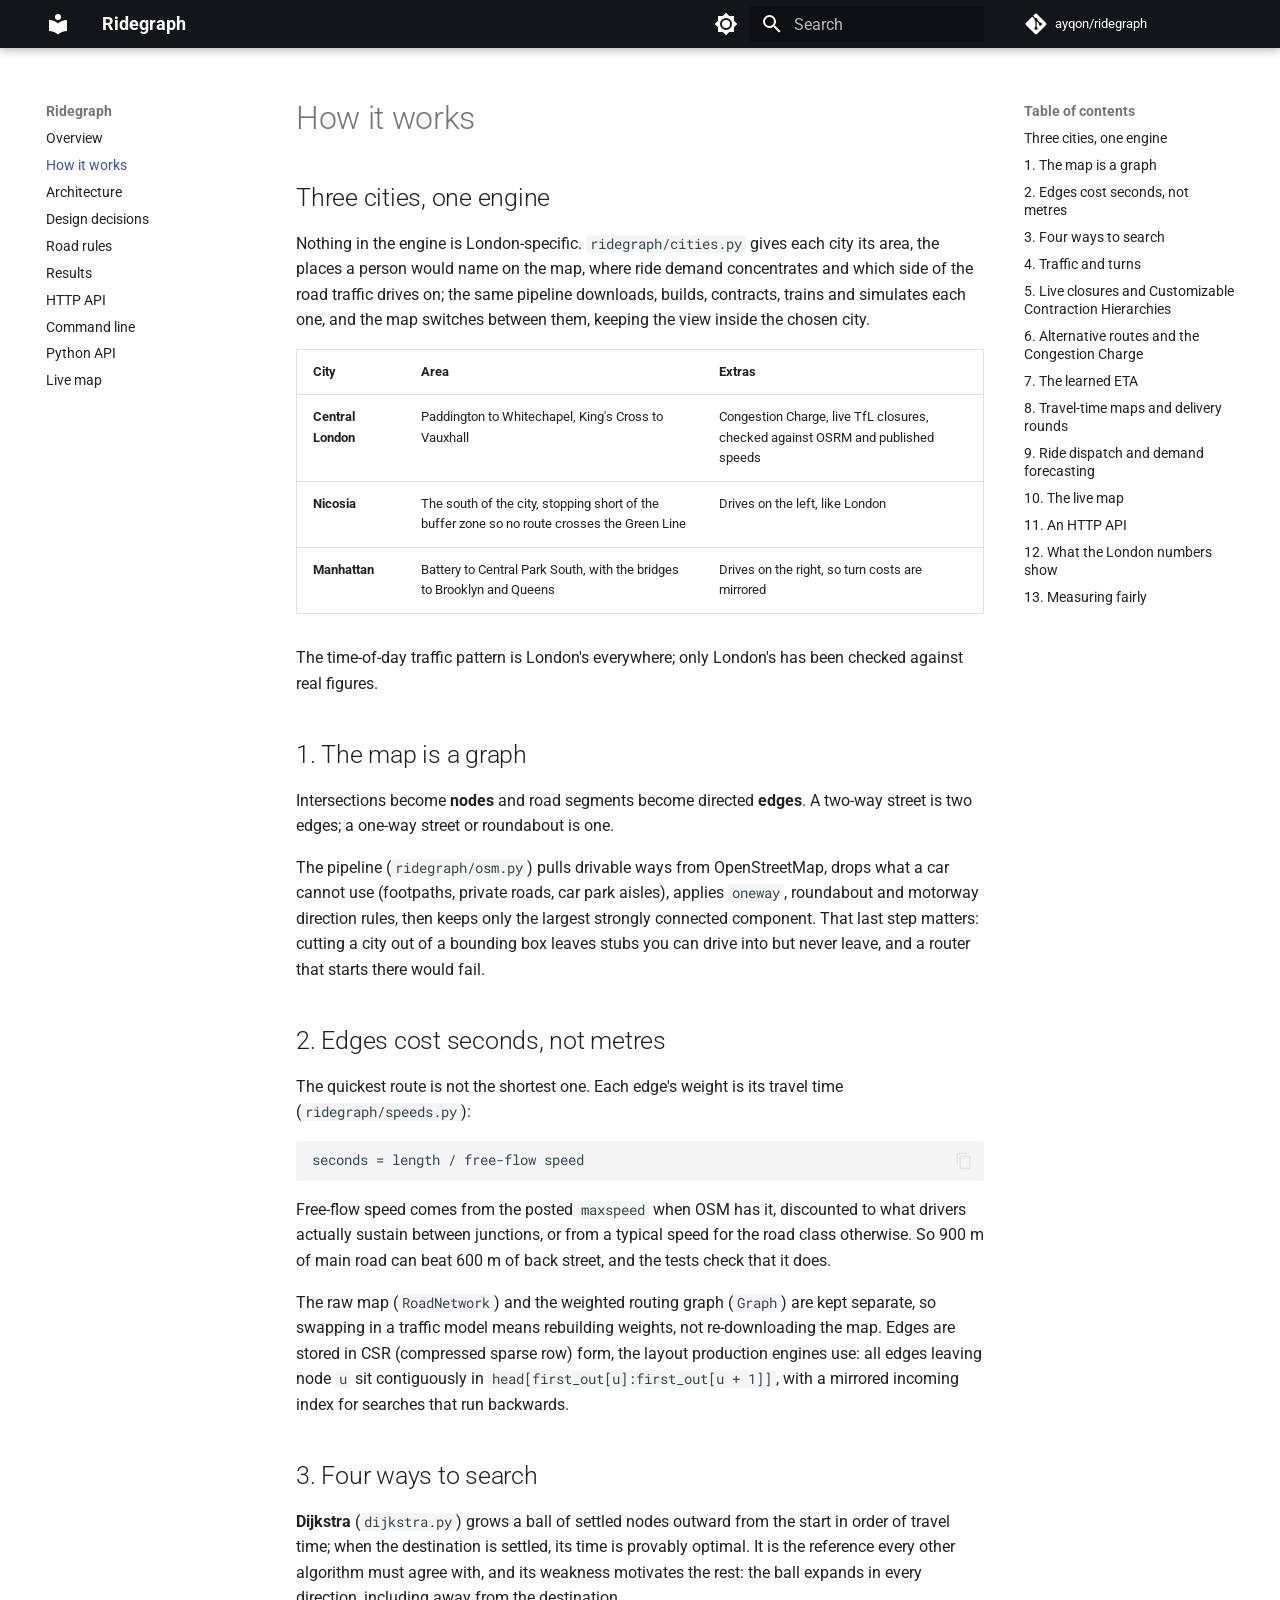
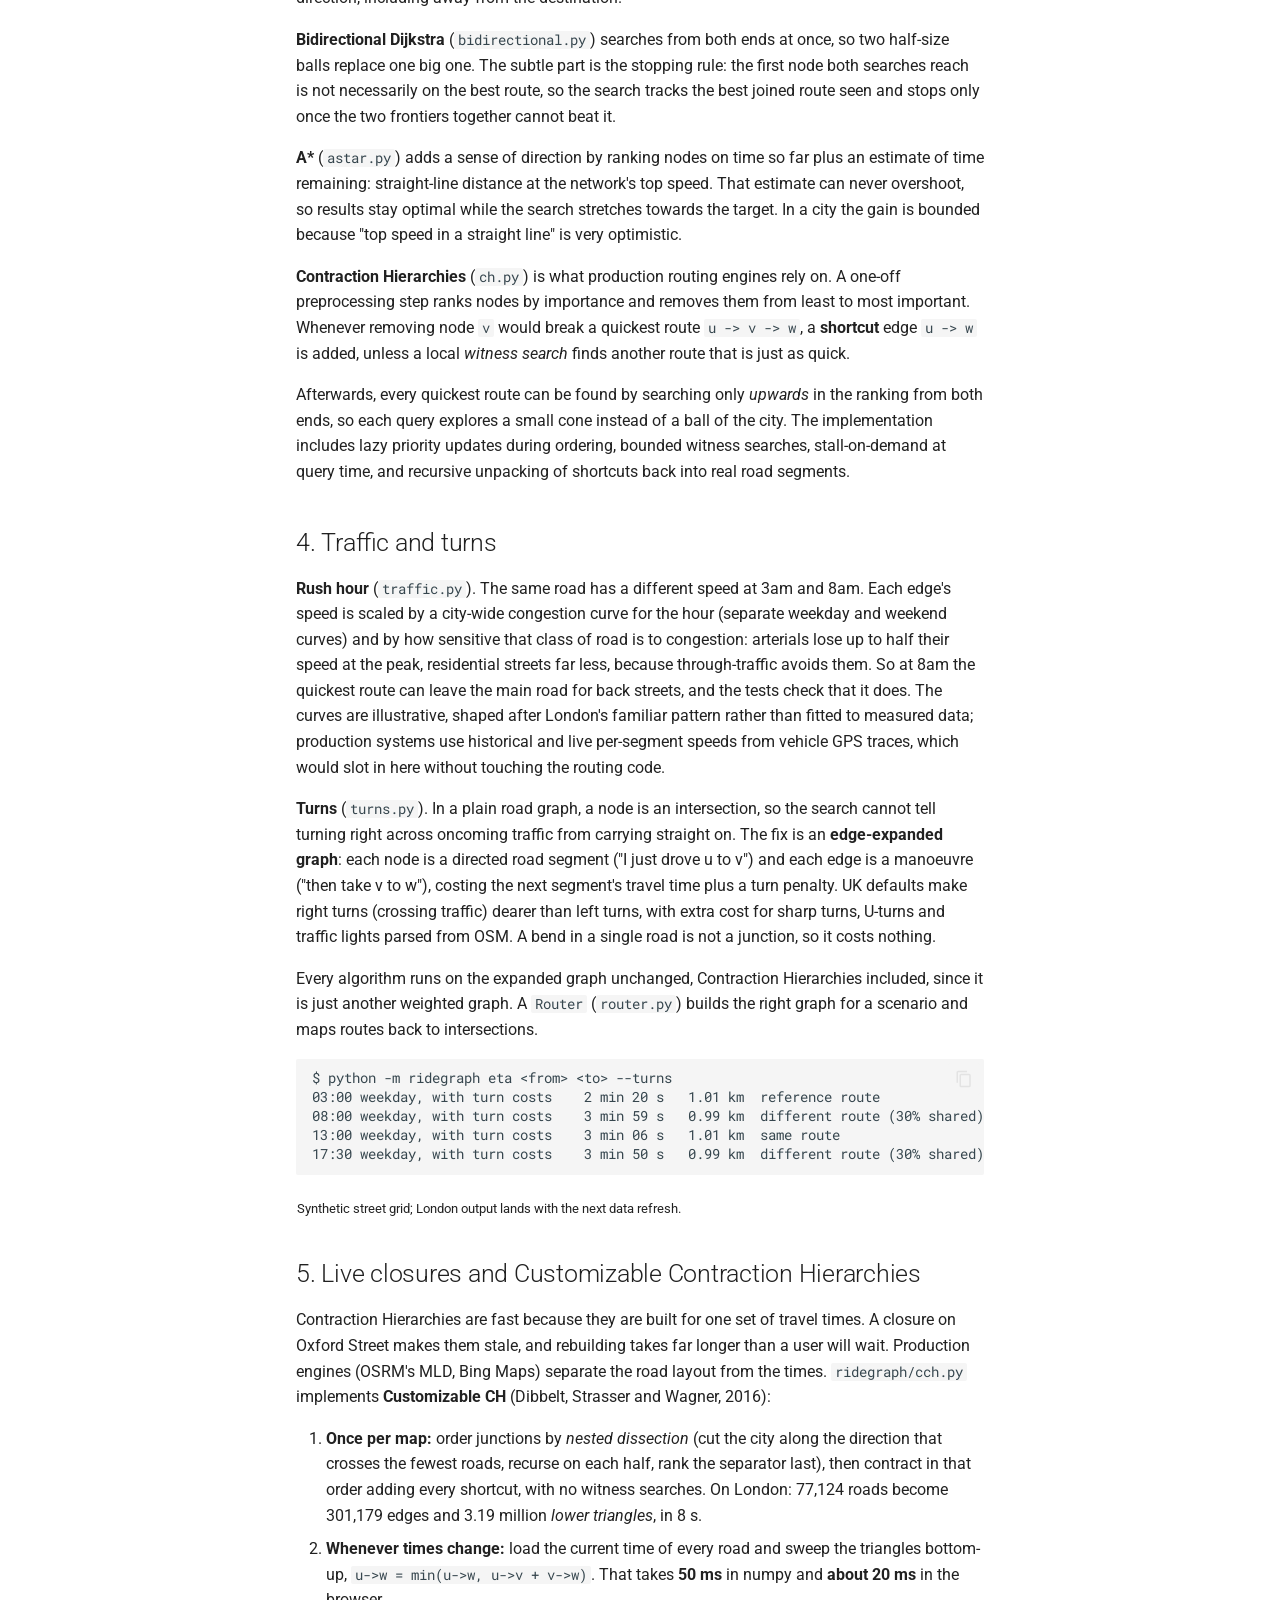
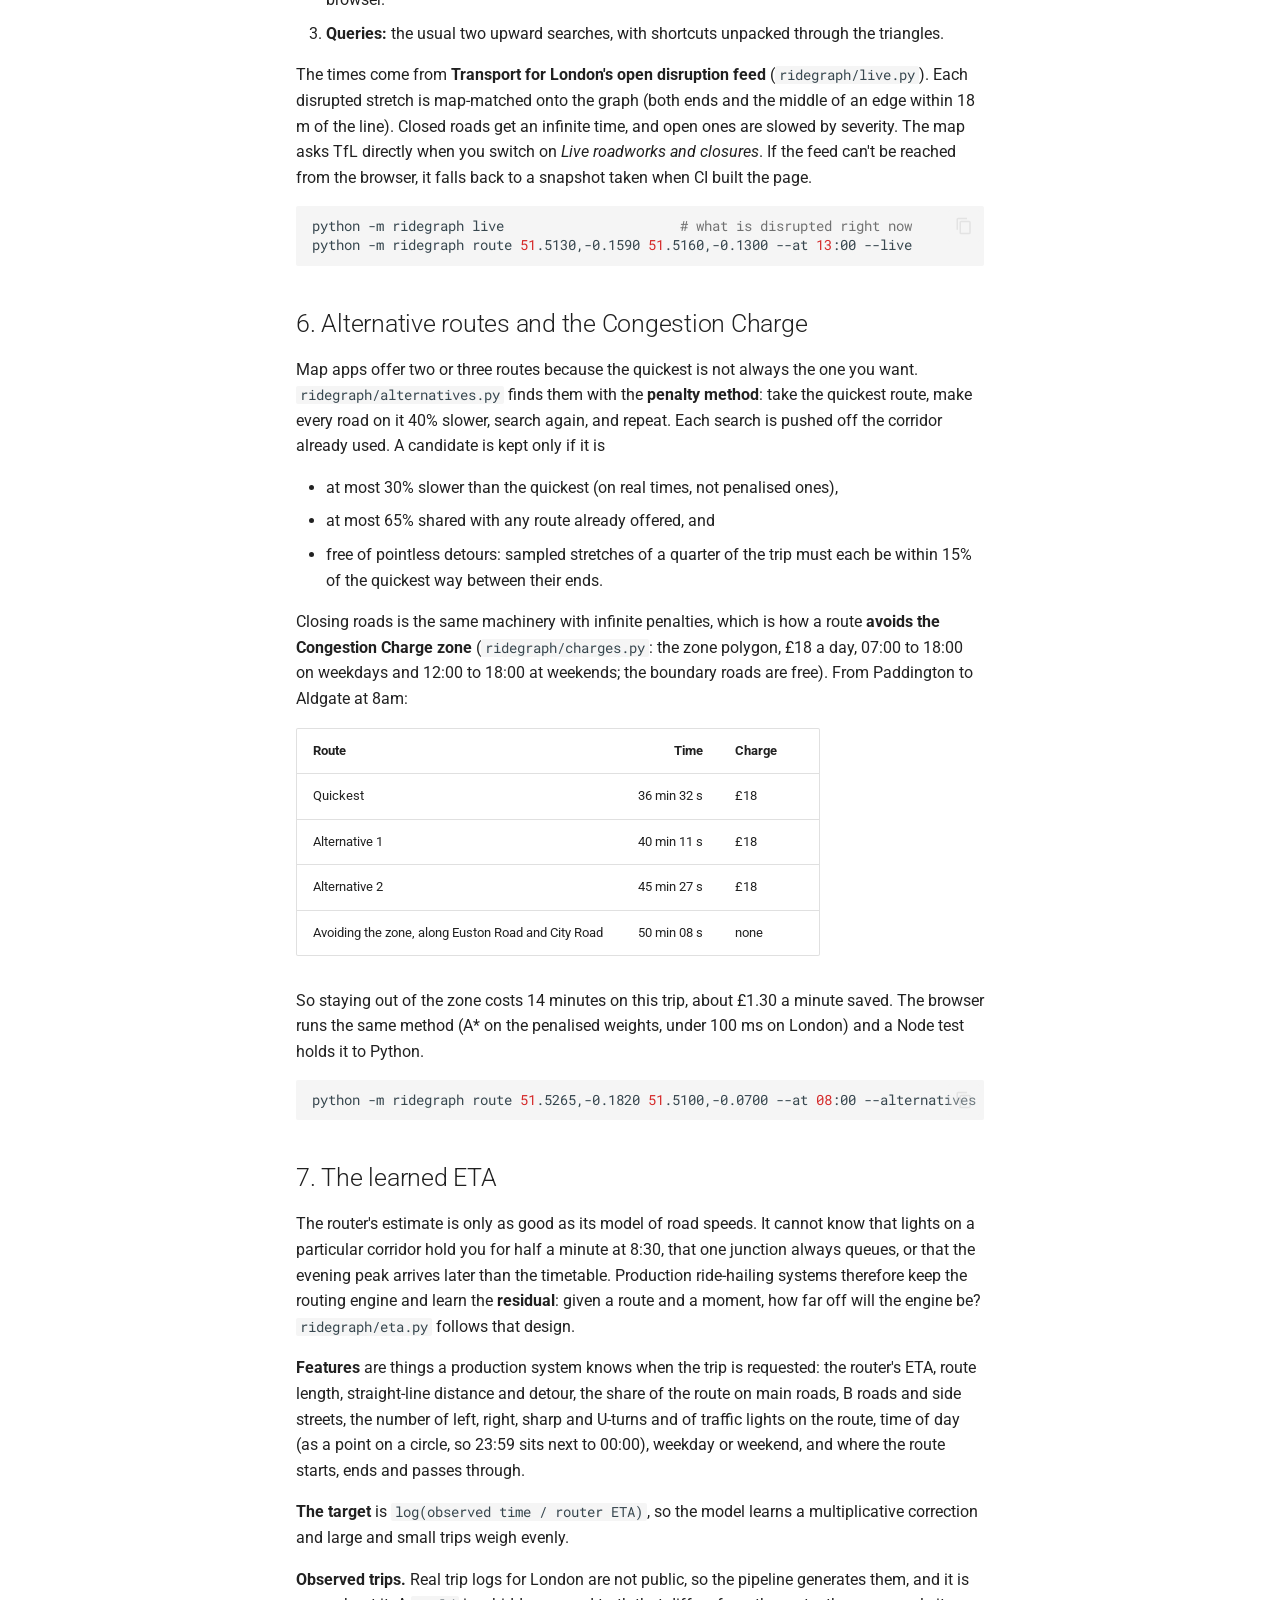
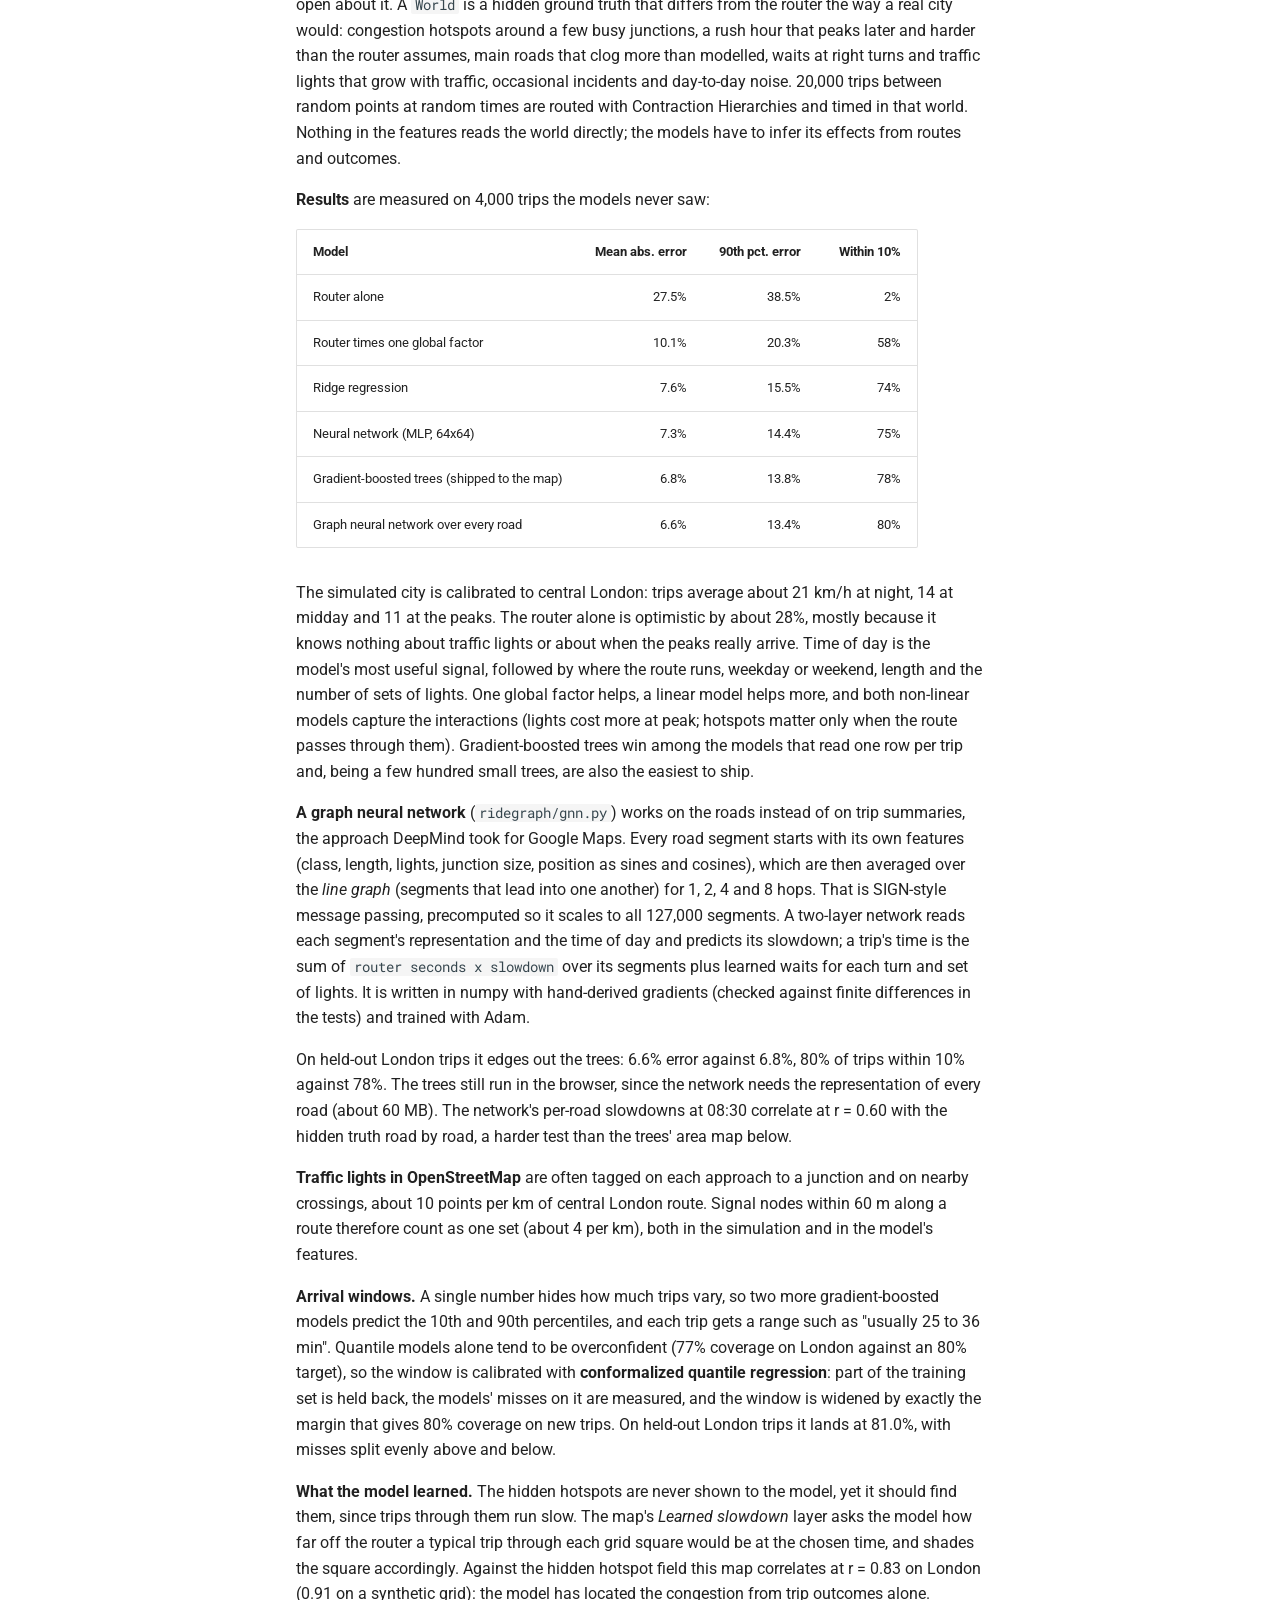
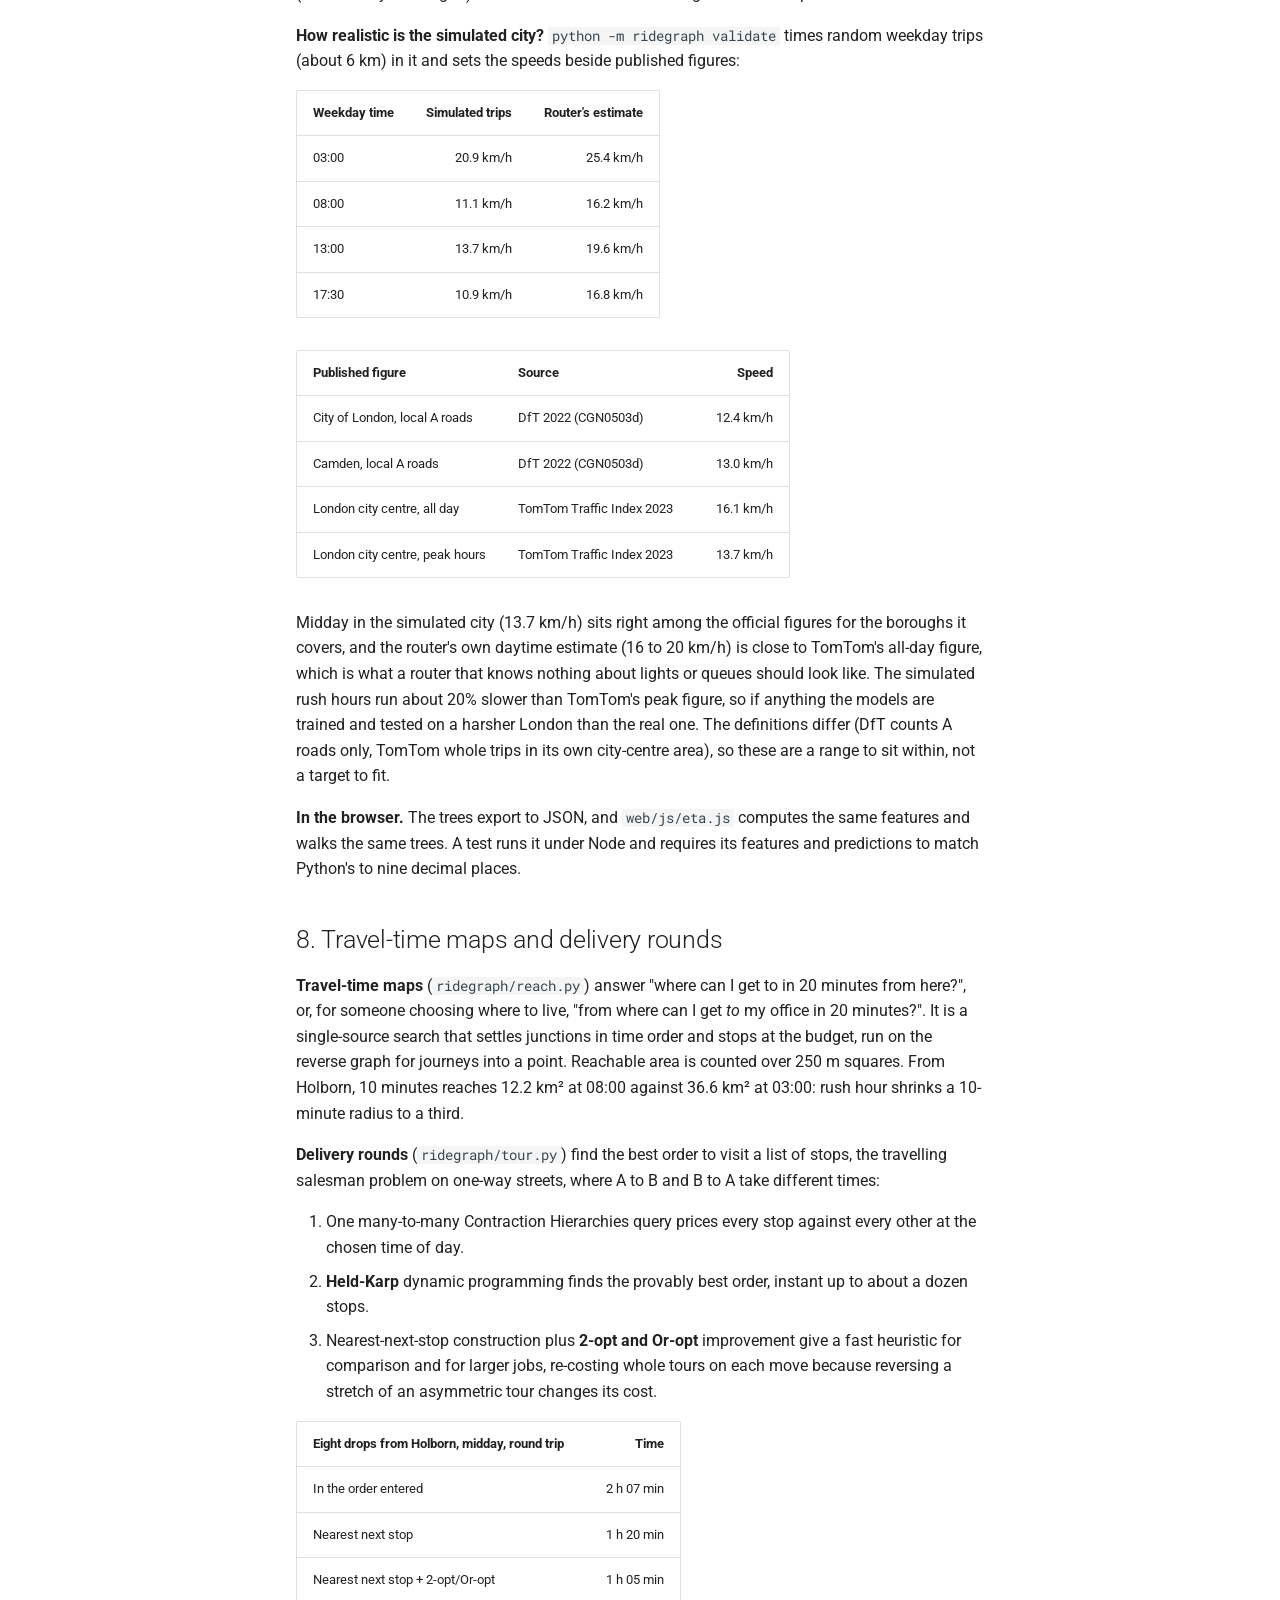
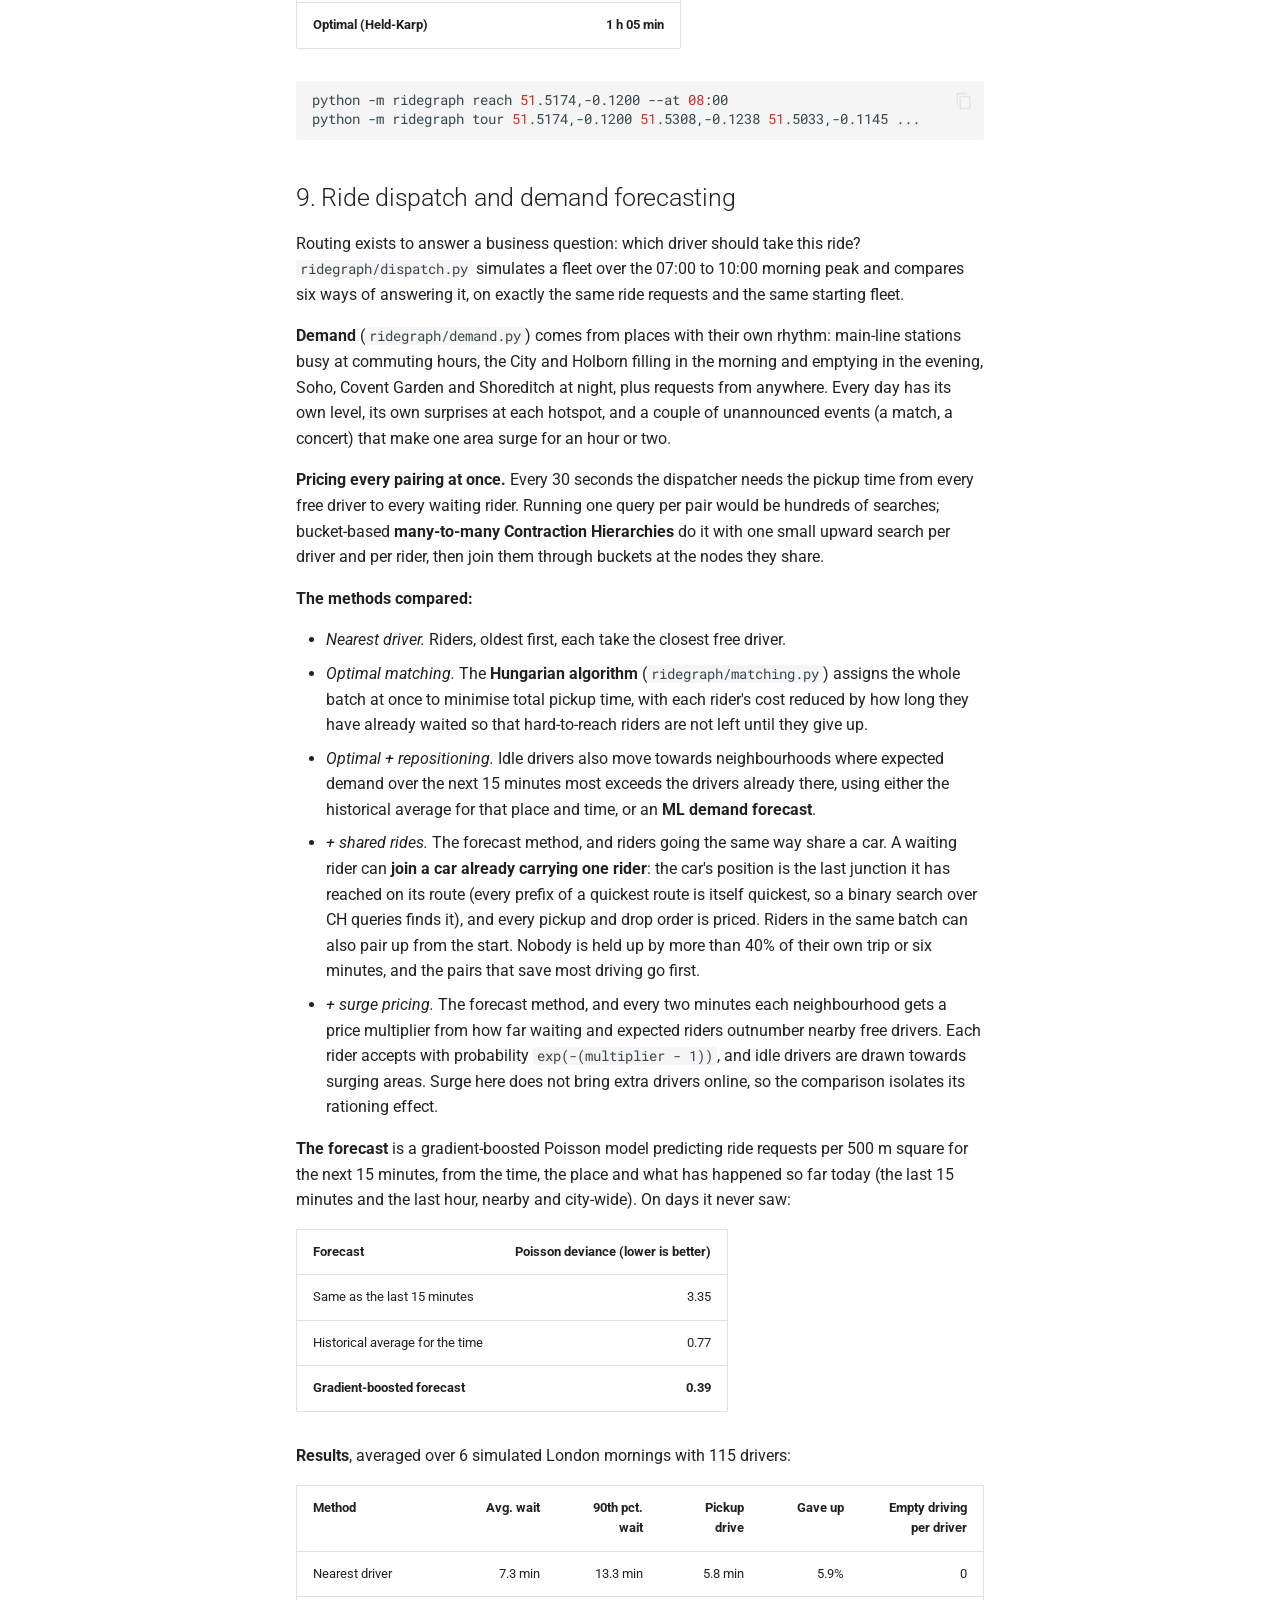
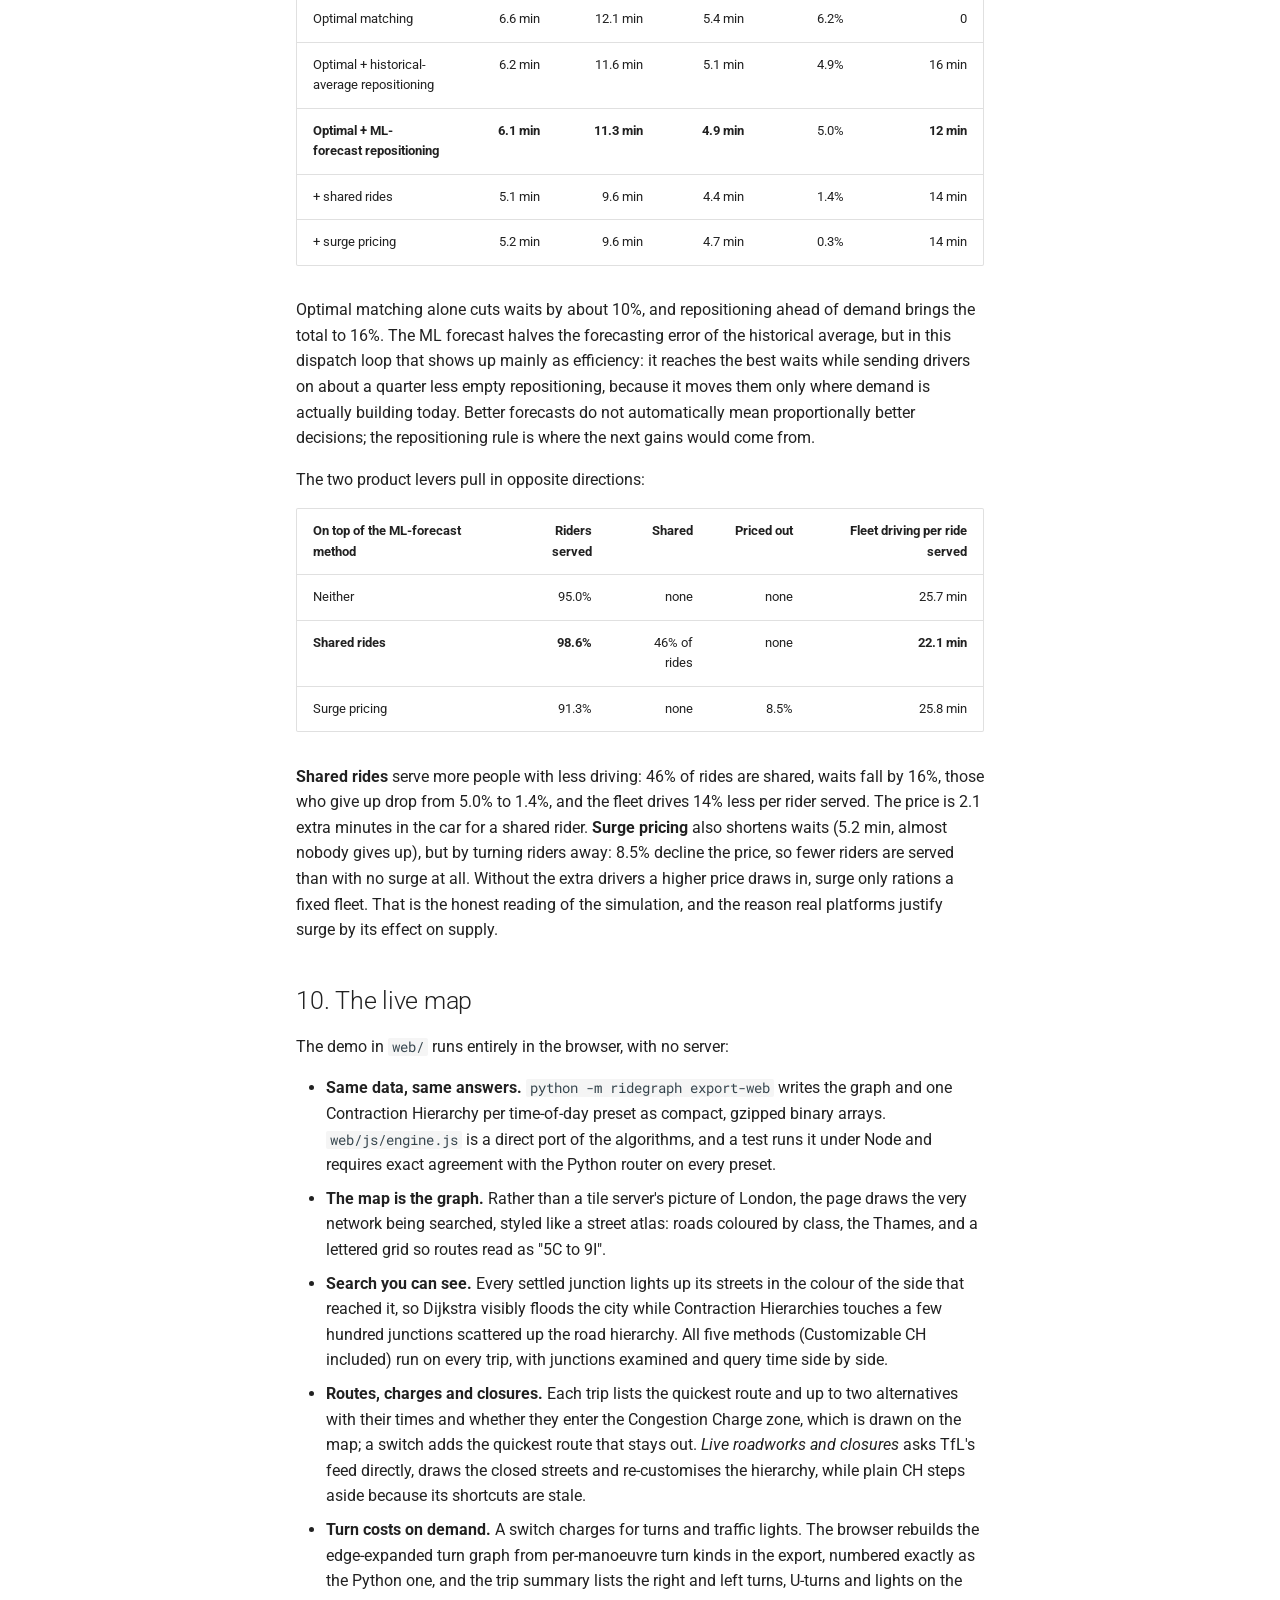
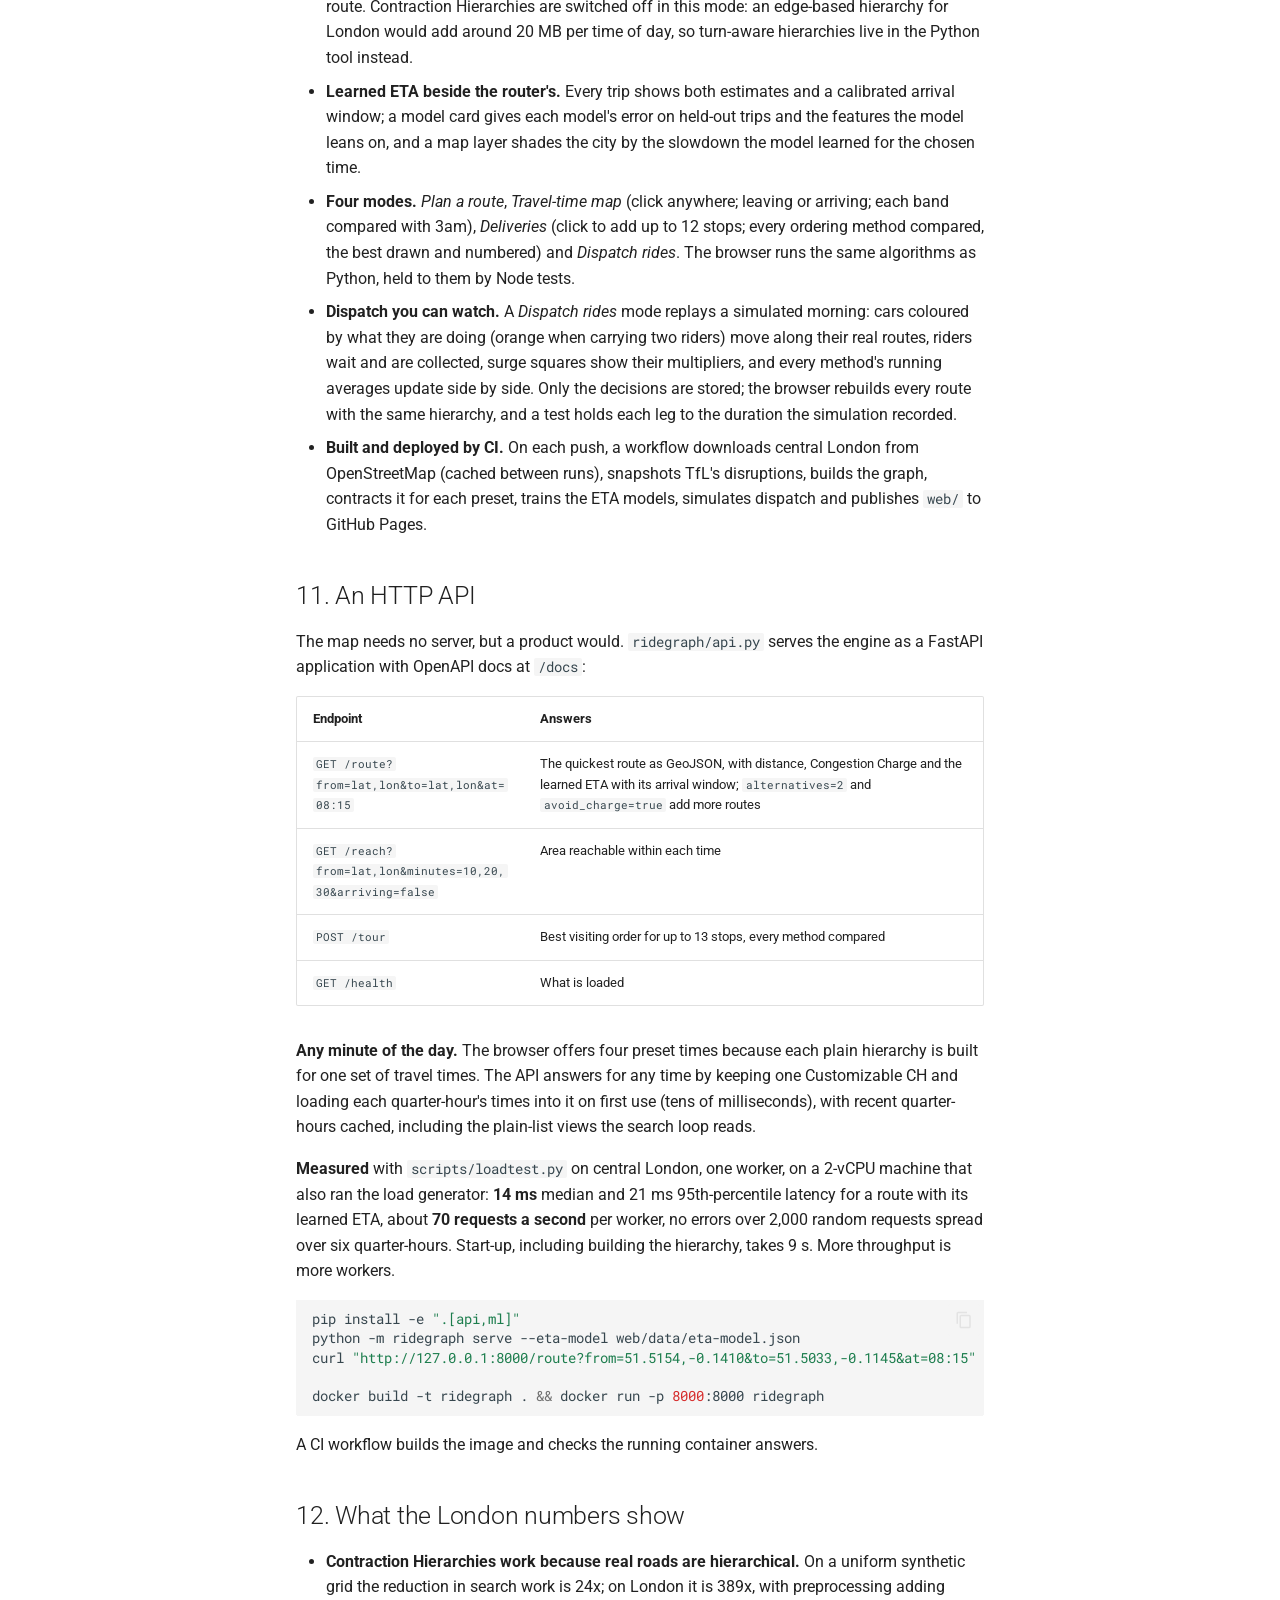
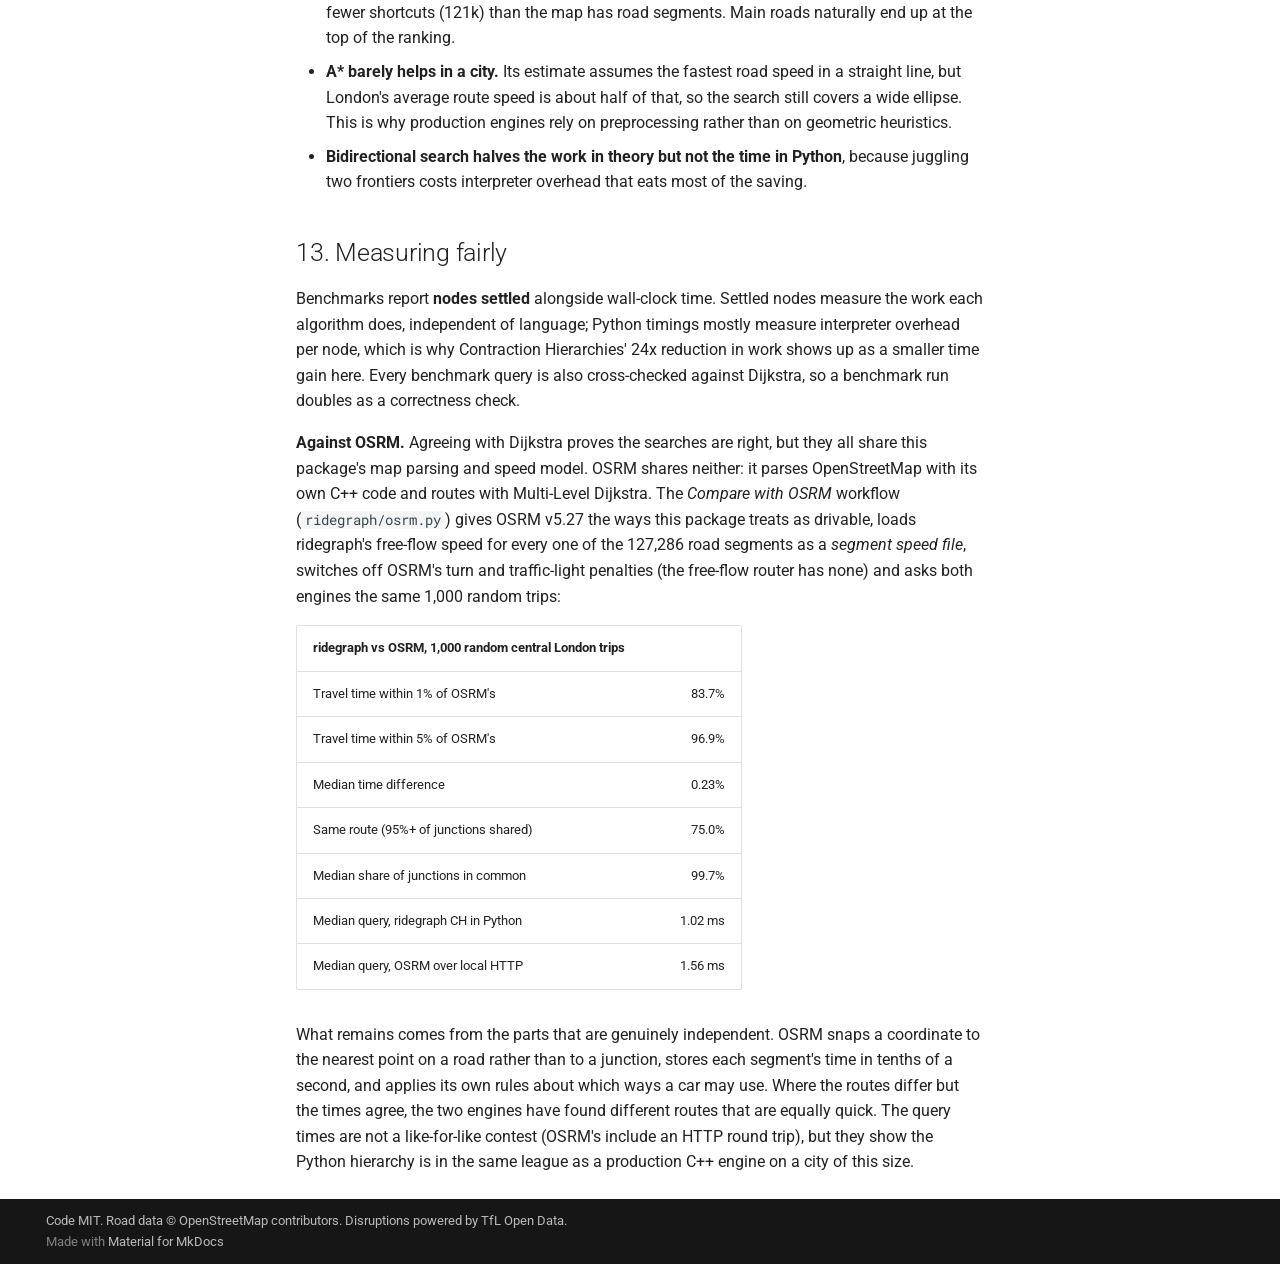
<file: docs/how-it-works/index.html>
<!doctype html>
<html lang="en" class="no-js">
  <head>
    
      <meta charset="utf-8">
      <meta name="viewport" content="width=device-width,initial-scale=1">
      
        <meta name="description" content="Routing, arrival-time prediction and ride dispatch on real city road networks, written from scratch.">
      
      
      
        <link rel="canonical" href="https://ridegraph.dev/docs/how-it-works/">
      
      
        <link rel="prev" href="..">
      
      
        <link rel="next" href="../architecture/">
      
      
        
      
      
      <link rel="icon" href="../assets/images/favicon.png">
      <meta name="generator" content="mkdocs-1.6.1, mkdocs-material-9.8.0">
    
    
      
        <title>How it works - Ridegraph</title>
      
    
    
      <link rel="stylesheet" href="../assets/stylesheets/main.57a0d79d.min.css">
      
        
        <link rel="stylesheet" href="../assets/stylesheets/palette.fb2fffe2.min.css">
      
      


    
    
      
    
    
      
        
        
        <link rel="preconnect" href="https://fonts.gstatic.com" crossorigin>
        <link rel="stylesheet" href="https://fonts.googleapis.com/css?family=Roboto:300,300i,400,400i,700,700i%7CRoboto+Mono:400,400i,700,700i&display=fallback">
        <style>:root{--md-text-font:"Roboto";--md-code-font:"Roboto Mono"}</style>
      
    
    
      <link rel="stylesheet" href="../assets/_mkdocstrings.css">
    
    <script>__md_scope=new URL("..",location),__md_hash=e=>[...e].reduce(((e,_)=>(e<<5)-e+_.charCodeAt(0)),0),__md_get=(e,_=localStorage,t=__md_scope)=>JSON.parse(_.getItem(t.pathname+"."+e)),__md_set=(e,_,t=localStorage,a=__md_scope)=>{try{t.setItem(a.pathname+"."+e,JSON.stringify(_))}catch(e){}}</script>
    
      

    
    
  </head>
  
  
    
    
      
    
    
    
    
    <body dir="ltr" data-md-color-scheme="default" data-md-color-primary="black" data-md-color-accent="grey">
  
    
    <input class="md-toggle" data-md-toggle="drawer" type="checkbox" id="__drawer" autocomplete="off">
    <input class="md-toggle" data-md-toggle="search" type="checkbox" id="__search" autocomplete="off">
    <label class="md-overlay" for="__drawer"></label>
    <div data-md-component="skip">
      
        
        <a href="#how-it-works" class="md-skip">
          Skip to content
        </a>
      
    </div>
    <div data-md-component="announce">
      
    </div>
    
    
      

  

<header class="md-header md-header--shadow" data-md-component="header">
  <nav class="md-header__inner md-grid" aria-label="Header">
    <a href=".." title="Ridegraph" class="md-header__button md-logo" aria-label="Ridegraph" data-md-component="logo">
      
  
  <svg xmlns="http://www.w3.org/2000/svg" viewBox="0 0 24 24"><path d="M12 8a3 3 0 0 0 3-3 3 3 0 0 0-3-3 3 3 0 0 0-3 3 3 3 0 0 0 3 3m0 3.54C9.64 9.35 6.5 8 3 8v11c3.5 0 6.64 1.35 9 3.54 2.36-2.19 5.5-3.54 9-3.54V8c-3.5 0-6.64 1.35-9 3.54"/></svg>

    </a>
    <label class="md-header__button md-icon" for="__drawer">
      
      <svg xmlns="http://www.w3.org/2000/svg" viewBox="0 0 24 24"><path d="M3 6h18v2H3zm0 5h18v2H3zm0 5h18v2H3z"/></svg>
    </label>
    <div class="md-header__title" data-md-component="header-title">
      <div class="md-header__ellipsis">
        <div class="md-header__topic">
          <span class="md-ellipsis">
            Ridegraph
          </span>
        </div>
        <div class="md-header__topic" data-md-component="header-topic">
          <span class="md-ellipsis">
            
              How it works
            
          </span>
        </div>
      </div>
    </div>
    
      
        <form class="md-header__option" data-md-component="palette">
  
    
    
    
    <input class="md-option" data-md-color-media="" data-md-color-scheme="default" data-md-color-primary="black" data-md-color-accent="grey"  aria-label="Dark mode"  type="radio" name="__palette" id="__palette_0">
    
      <label class="md-header__button md-icon" title="Dark mode" for="__palette_1" hidden>
        <svg xmlns="http://www.w3.org/2000/svg" viewBox="0 0 24 24"><path d="M12 8a4 4 0 0 0-4 4 4 4 0 0 0 4 4 4 4 0 0 0 4-4 4 4 0 0 0-4-4m0 10a6 6 0 0 1-6-6 6 6 0 0 1 6-6 6 6 0 0 1 6 6 6 6 0 0 1-6 6m8-9.31V4h-4.69L12 .69 8.69 4H4v4.69L.69 12 4 15.31V20h4.69L12 23.31 15.31 20H20v-4.69L23.31 12z"/></svg>
      </label>
    
  
    
    
    
    <input class="md-option" data-md-color-media="" data-md-color-scheme="slate" data-md-color-primary="black" data-md-color-accent="grey"  aria-label="Light mode"  type="radio" name="__palette" id="__palette_1">
    
      <label class="md-header__button md-icon" title="Light mode" for="__palette_0" hidden>
        <svg xmlns="http://www.w3.org/2000/svg" viewBox="0 0 24 24"><path d="M12 18c-.89 0-1.74-.2-2.5-.55C11.56 16.5 13 14.42 13 12s-1.44-4.5-3.5-5.45C10.26 6.2 11.11 6 12 6a6 6 0 0 1 6 6 6 6 0 0 1-6 6m8-9.31V4h-4.69L12 .69 8.69 4H4v4.69L.69 12 4 15.31V20h4.69L12 23.31 15.31 20H20v-4.69L23.31 12z"/></svg>
      </label>
    
  
</form>
      
    
    
      <script>var palette=__md_get("__palette");if(palette&&palette.color){if("(prefers-color-scheme)"===palette.color.media){var media=matchMedia("(prefers-color-scheme: light)"),input=document.querySelector(media.matches?"[data-md-color-media='(prefers-color-scheme: light)']":"[data-md-color-media='(prefers-color-scheme: dark)']");palette.color.media=input.getAttribute("data-md-color-media"),palette.color.scheme=input.getAttribute("data-md-color-scheme"),palette.color.primary=input.getAttribute("data-md-color-primary"),palette.color.accent=input.getAttribute("data-md-color-accent")}for(var[key,value]of Object.entries(palette.color))document.body.setAttribute("data-md-color-"+key,value)}</script>
    
    
    
      
      
        <label class="md-header__button md-icon" for="__search">
          
          <svg xmlns="http://www.w3.org/2000/svg" viewBox="0 0 24 24"><path d="M9.5 3A6.5 6.5 0 0 1 16 9.5c0 1.61-.59 3.09-1.56 4.23l.27.27h.79l5 5-1.5 1.5-5-5v-.79l-.27-.27A6.52 6.52 0 0 1 9.5 16 6.5 6.5 0 0 1 3 9.5 6.5 6.5 0 0 1 9.5 3m0 2C7 5 5 7 5 9.5S7 14 9.5 14 14 12 14 9.5 12 5 9.5 5"/></svg>
        </label>
        <div class="md-search" data-md-component="search" role="dialog">
  <label class="md-search__overlay" for="__search"></label>
  <div class="md-search__inner" role="search">
    <form class="md-search__form" name="search">
      <input type="text" class="md-search__input" name="query" aria-label="Search" placeholder="Search" autocapitalize="off" autocorrect="off" autocomplete="off" spellcheck="false" data-md-component="search-query" required>
      <label class="md-search__icon md-icon" for="__search">
        
        <svg xmlns="http://www.w3.org/2000/svg" viewBox="0 0 24 24"><path d="M9.5 3A6.5 6.5 0 0 1 16 9.5c0 1.61-.59 3.09-1.56 4.23l.27.27h.79l5 5-1.5 1.5-5-5v-.79l-.27-.27A6.52 6.52 0 0 1 9.5 16 6.5 6.5 0 0 1 3 9.5 6.5 6.5 0 0 1 9.5 3m0 2C7 5 5 7 5 9.5S7 14 9.5 14 14 12 14 9.5 12 5 9.5 5"/></svg>
        
        <svg xmlns="http://www.w3.org/2000/svg" viewBox="0 0 24 24"><path d="M20 11v2H8l5.5 5.5-1.42 1.42L4.16 12l7.92-7.92L13.5 5.5 8 11z"/></svg>
      </label>
      <nav class="md-search__options" aria-label="Search">
        
        <button type="reset" class="md-search__icon md-icon" title="Clear" aria-label="Clear" tabindex="-1">
          
          <svg xmlns="http://www.w3.org/2000/svg" viewBox="0 0 24 24"><path d="M19 6.41 17.59 5 12 10.59 6.41 5 5 6.41 10.59 12 5 17.59 6.41 19 12 13.41 17.59 19 19 17.59 13.41 12z"/></svg>
        </button>
      </nav>
      
    </form>
    <div class="md-search__output">
      <div class="md-search__scrollwrap" tabindex="0" data-md-scrollfix>
        <div class="md-search-result" data-md-component="search-result">
          <div class="md-search-result__meta">
            Initializing search
          </div>
          <ol class="md-search-result__list" role="presentation"></ol>
        </div>
      </div>
    </div>
  </div>
</div>
      
    
    
      <div class="md-header__source">
        <a href="https://github.com/ayqon/ridegraph" title="Go to repository" class="md-source" data-md-component="source">
  <div class="md-source__icon md-icon">
    
    <svg xmlns="http://www.w3.org/2000/svg" viewBox="0 0 448 512"><!--! Font Awesome Free 7.1.0 by @fontawesome - https://fontawesome.com License - https://fontawesome.com/license/free (Icons: CC BY 4.0, Fonts: SIL OFL 1.1, Code: MIT License) Copyright 2025 Fonticons, Inc.--><path d="M439.6 236.1 244 40.5c-5.4-5.5-12.8-8.5-20.4-8.5s-15 3-20.4 8.4L162.5 81l51.5 51.5c27.1-9.1 52.7 16.8 43.4 43.7l49.7 49.7c34.2-11.8 61.2 31 35.5 56.7-26.5 26.5-70.2-2.9-56-37.3L240.3 199v121.9c25.3 12.5 22.3 41.8 9.1 55-6.4 6.4-15.2 10.1-24.3 10.1s-17.8-3.6-24.3-10.1c-17.6-17.6-11.1-46.9 11.2-56v-123c-20.8-8.5-24.6-30.7-18.6-45L142.6 101 8.5 235.1C3 240.6 0 247.9 0 255.5s3 15 8.5 20.4l195.6 195.7c5.4 5.4 12.7 8.4 20.4 8.4s15-3 20.4-8.4l194.7-194.7c5.4-5.4 8.4-12.8 8.4-20.4s-3-15-8.4-20.4"/></svg>
  </div>
  <div class="md-source__repository">
    ayqon/ridegraph
  </div>
</a>
      </div>
    
  </nav>
  
</header>
    
    <div class="md-container" data-md-component="container">
      
      
        
          
        
      
      <main class="md-main" data-md-component="main">
        <div class="md-main__inner md-grid">
          
            
              
              <div class="md-sidebar md-sidebar--primary" data-md-component="sidebar" data-md-type="navigation" >
                <div class="md-sidebar__scrollwrap">
                  <div class="md-sidebar__inner">
                    



<nav class="md-nav md-nav--primary" aria-label="Navigation" data-md-level="0">
  <label class="md-nav__title" for="__drawer">
    <a href=".." title="Ridegraph" class="md-nav__button md-logo" aria-label="Ridegraph" data-md-component="logo">
      
  
  <svg xmlns="http://www.w3.org/2000/svg" viewBox="0 0 24 24"><path d="M12 8a3 3 0 0 0 3-3 3 3 0 0 0-3-3 3 3 0 0 0-3 3 3 3 0 0 0 3 3m0 3.54C9.64 9.35 6.5 8 3 8v11c3.5 0 6.64 1.35 9 3.54 2.36-2.19 5.5-3.54 9-3.54V8c-3.5 0-6.64 1.35-9 3.54"/></svg>

    </a>
    Ridegraph
  </label>
  
    <div class="md-nav__source">
      <a href="https://github.com/ayqon/ridegraph" title="Go to repository" class="md-source" data-md-component="source">
  <div class="md-source__icon md-icon">
    
    <svg xmlns="http://www.w3.org/2000/svg" viewBox="0 0 448 512"><!--! Font Awesome Free 7.1.0 by @fontawesome - https://fontawesome.com License - https://fontawesome.com/license/free (Icons: CC BY 4.0, Fonts: SIL OFL 1.1, Code: MIT License) Copyright 2025 Fonticons, Inc.--><path d="M439.6 236.1 244 40.5c-5.4-5.5-12.8-8.5-20.4-8.5s-15 3-20.4 8.4L162.5 81l51.5 51.5c27.1-9.1 52.7 16.8 43.4 43.7l49.7 49.7c34.2-11.8 61.2 31 35.5 56.7-26.5 26.5-70.2-2.9-56-37.3L240.3 199v121.9c25.3 12.5 22.3 41.8 9.1 55-6.4 6.4-15.2 10.1-24.3 10.1s-17.8-3.6-24.3-10.1c-17.6-17.6-11.1-46.9 11.2-56v-123c-20.8-8.5-24.6-30.7-18.6-45L142.6 101 8.5 235.1C3 240.6 0 247.9 0 255.5s3 15 8.5 20.4l195.6 195.7c5.4 5.4 12.7 8.4 20.4 8.4s15-3 20.4-8.4l194.7-194.7c5.4-5.4 8.4-12.8 8.4-20.4s-3-15-8.4-20.4"/></svg>
  </div>
  <div class="md-source__repository">
    ayqon/ridegraph
  </div>
</a>
    </div>
  
  <ul class="md-nav__list" data-md-scrollfix>
    
      
      
  
  
  
  
    <li class="md-nav__item">
      <a href=".." class="md-nav__link">
        
  
  
  <span class="md-ellipsis">
    
  
    Overview
  

    
  </span>
  
  

      </a>
    </li>
  

    
      
      
  
  
    
  
  
  
    <li class="md-nav__item md-nav__item--active">
      
      <input class="md-nav__toggle md-toggle" type="checkbox" id="__toc">
      
      
        
      
      
        <label class="md-nav__link md-nav__link--active" for="__toc">
          
  
  
  <span class="md-ellipsis">
    
  
    How it works
  

    
  </span>
  
  

          <span class="md-nav__icon md-icon"></span>
        </label>
      
      <a href="./" class="md-nav__link md-nav__link--active">
        
  
  
  <span class="md-ellipsis">
    
  
    How it works
  

    
  </span>
  
  

      </a>
      
        

<nav class="md-nav md-nav--secondary" aria-label="Table of contents">
  
  
  
    
  
  
    <label class="md-nav__title" for="__toc">
      <span class="md-nav__icon md-icon"></span>
      Table of contents
    </label>
    <ul class="md-nav__list" data-md-component="toc" data-md-scrollfix>
      
        <li class="md-nav__item">
  <a href="#three-cities-one-engine" class="md-nav__link">
    <span class="md-ellipsis">
      
        Three cities, one engine
      
    </span>
  </a>
  
</li>
      
        <li class="md-nav__item">
  <a href="#1-the-map-is-a-graph" class="md-nav__link">
    <span class="md-ellipsis">
      
        1. The map is a graph
      
    </span>
  </a>
  
</li>
      
        <li class="md-nav__item">
  <a href="#2-edges-cost-seconds-not-metres" class="md-nav__link">
    <span class="md-ellipsis">
      
        2. Edges cost seconds, not metres
      
    </span>
  </a>
  
</li>
      
        <li class="md-nav__item">
  <a href="#3-four-ways-to-search" class="md-nav__link">
    <span class="md-ellipsis">
      
        3. Four ways to search
      
    </span>
  </a>
  
</li>
      
        <li class="md-nav__item">
  <a href="#4-traffic-and-turns" class="md-nav__link">
    <span class="md-ellipsis">
      
        4. Traffic and turns
      
    </span>
  </a>
  
</li>
      
        <li class="md-nav__item">
  <a href="#5-live-closures-and-customizable-contraction-hierarchies" class="md-nav__link">
    <span class="md-ellipsis">
      
        5. Live closures and Customizable Contraction Hierarchies
      
    </span>
  </a>
  
</li>
      
        <li class="md-nav__item">
  <a href="#6-alternative-routes-and-the-congestion-charge" class="md-nav__link">
    <span class="md-ellipsis">
      
        6. Alternative routes and the Congestion Charge
      
    </span>
  </a>
  
</li>
      
        <li class="md-nav__item">
  <a href="#7-the-learned-eta" class="md-nav__link">
    <span class="md-ellipsis">
      
        7. The learned ETA
      
    </span>
  </a>
  
</li>
      
        <li class="md-nav__item">
  <a href="#8-travel-time-maps-and-delivery-rounds" class="md-nav__link">
    <span class="md-ellipsis">
      
        8. Travel-time maps and delivery rounds
      
    </span>
  </a>
  
</li>
      
        <li class="md-nav__item">
  <a href="#9-ride-dispatch-and-demand-forecasting" class="md-nav__link">
    <span class="md-ellipsis">
      
        9. Ride dispatch and demand forecasting
      
    </span>
  </a>
  
</li>
      
        <li class="md-nav__item">
  <a href="#10-the-live-map" class="md-nav__link">
    <span class="md-ellipsis">
      
        10. The live map
      
    </span>
  </a>
  
</li>
      
        <li class="md-nav__item">
  <a href="#11-an-http-api" class="md-nav__link">
    <span class="md-ellipsis">
      
        11. An HTTP API
      
    </span>
  </a>
  
</li>
      
        <li class="md-nav__item">
  <a href="#12-what-the-london-numbers-show" class="md-nav__link">
    <span class="md-ellipsis">
      
        12. What the London numbers show
      
    </span>
  </a>
  
</li>
      
        <li class="md-nav__item">
  <a href="#13-measuring-fairly" class="md-nav__link">
    <span class="md-ellipsis">
      
        13. Measuring fairly
      
    </span>
  </a>
  
</li>
      
    </ul>
  
</nav>
      
    </li>
  

    
      
      
  
  
  
  
    <li class="md-nav__item">
      <a href="../architecture/" class="md-nav__link">
        
  
  
  <span class="md-ellipsis">
    
  
    Architecture
  

    
  </span>
  
  

      </a>
    </li>
  

    
      
      
  
  
  
  
    <li class="md-nav__item">
      <a href="../decisions/" class="md-nav__link">
        
  
  
  <span class="md-ellipsis">
    
  
    Design decisions
  

    
  </span>
  
  

      </a>
    </li>
  

    
      
      
  
  
  
  
    <li class="md-nav__item">
      <a href="../road-rules/" class="md-nav__link">
        
  
  
  <span class="md-ellipsis">
    
  
    Road rules
  

    
  </span>
  
  

      </a>
    </li>
  

    
      
      
  
  
  
  
    <li class="md-nav__item">
      <a href="../writeup/" class="md-nav__link">
        
  
  
  <span class="md-ellipsis">
    
  
    Results
  

    
  </span>
  
  

      </a>
    </li>
  

    
      
      
  
  
  
  
    <li class="md-nav__item">
      <a href="../http-api/" class="md-nav__link">
        
  
  
  <span class="md-ellipsis">
    
  
    HTTP API
  

    
  </span>
  
  

      </a>
    </li>
  

    
      
      
  
  
  
  
    <li class="md-nav__item">
      <a href="../cli/" class="md-nav__link">
        
  
  
  <span class="md-ellipsis">
    
  
    Command line
  

    
  </span>
  
  

      </a>
    </li>
  

    
      
      
  
  
  
  
    <li class="md-nav__item">
      <a href="../api/" class="md-nav__link">
        
  
  
  <span class="md-ellipsis">
    
  
    Python API
  

    
  </span>
  
  

      </a>
    </li>
  

    
      
      
  
  
  
  
    <li class="md-nav__item">
      <a href="https://ridegraph.dev/" class="md-nav__link">
        
  
  
  <span class="md-ellipsis">
    
  
    Live map
  

    
  </span>
  
  

      </a>
    </li>
  

    
  </ul>
</nav>
                  </div>
                </div>
              </div>
            
            
              
              <div class="md-sidebar md-sidebar--secondary" data-md-component="sidebar" data-md-type="toc" >
                <div class="md-sidebar__scrollwrap">
                  <div class="md-sidebar__inner">
                    

<nav class="md-nav md-nav--secondary" aria-label="Table of contents">
  
  
  
    
  
  
    <label class="md-nav__title" for="__toc">
      <span class="md-nav__icon md-icon"></span>
      Table of contents
    </label>
    <ul class="md-nav__list" data-md-component="toc" data-md-scrollfix>
      
        <li class="md-nav__item">
  <a href="#three-cities-one-engine" class="md-nav__link">
    <span class="md-ellipsis">
      
        Three cities, one engine
      
    </span>
  </a>
  
</li>
      
        <li class="md-nav__item">
  <a href="#1-the-map-is-a-graph" class="md-nav__link">
    <span class="md-ellipsis">
      
        1. The map is a graph
      
    </span>
  </a>
  
</li>
      
        <li class="md-nav__item">
  <a href="#2-edges-cost-seconds-not-metres" class="md-nav__link">
    <span class="md-ellipsis">
      
        2. Edges cost seconds, not metres
      
    </span>
  </a>
  
</li>
      
        <li class="md-nav__item">
  <a href="#3-four-ways-to-search" class="md-nav__link">
    <span class="md-ellipsis">
      
        3. Four ways to search
      
    </span>
  </a>
  
</li>
      
        <li class="md-nav__item">
  <a href="#4-traffic-and-turns" class="md-nav__link">
    <span class="md-ellipsis">
      
        4. Traffic and turns
      
    </span>
  </a>
  
</li>
      
        <li class="md-nav__item">
  <a href="#5-live-closures-and-customizable-contraction-hierarchies" class="md-nav__link">
    <span class="md-ellipsis">
      
        5. Live closures and Customizable Contraction Hierarchies
      
    </span>
  </a>
  
</li>
      
        <li class="md-nav__item">
  <a href="#6-alternative-routes-and-the-congestion-charge" class="md-nav__link">
    <span class="md-ellipsis">
      
        6. Alternative routes and the Congestion Charge
      
    </span>
  </a>
  
</li>
      
        <li class="md-nav__item">
  <a href="#7-the-learned-eta" class="md-nav__link">
    <span class="md-ellipsis">
      
        7. The learned ETA
      
    </span>
  </a>
  
</li>
      
        <li class="md-nav__item">
  <a href="#8-travel-time-maps-and-delivery-rounds" class="md-nav__link">
    <span class="md-ellipsis">
      
        8. Travel-time maps and delivery rounds
      
    </span>
  </a>
  
</li>
      
        <li class="md-nav__item">
  <a href="#9-ride-dispatch-and-demand-forecasting" class="md-nav__link">
    <span class="md-ellipsis">
      
        9. Ride dispatch and demand forecasting
      
    </span>
  </a>
  
</li>
      
        <li class="md-nav__item">
  <a href="#10-the-live-map" class="md-nav__link">
    <span class="md-ellipsis">
      
        10. The live map
      
    </span>
  </a>
  
</li>
      
        <li class="md-nav__item">
  <a href="#11-an-http-api" class="md-nav__link">
    <span class="md-ellipsis">
      
        11. An HTTP API
      
    </span>
  </a>
  
</li>
      
        <li class="md-nav__item">
  <a href="#12-what-the-london-numbers-show" class="md-nav__link">
    <span class="md-ellipsis">
      
        12. What the London numbers show
      
    </span>
  </a>
  
</li>
      
        <li class="md-nav__item">
  <a href="#13-measuring-fairly" class="md-nav__link">
    <span class="md-ellipsis">
      
        13. Measuring fairly
      
    </span>
  </a>
  
</li>
      
    </ul>
  
</nav>
                  </div>
                </div>
              </div>
            
          
          
            <div class="md-content" data-md-component="content">
              
              <article class="md-content__inner md-typeset">
                
                  


  
  


<h1 id="how-it-works">How it works<a class="headerlink" href="#how-it-works" title="Permanent link">&para;</a></h1>
<h2 id="three-cities-one-engine">Three cities, one engine<a class="headerlink" href="#three-cities-one-engine" title="Permanent link">&para;</a></h2>
<p>Nothing in the engine is London-specific. <code>ridegraph/cities.py</code> gives each
city its area, the places a person would name on the map, where ride demand
concentrates and which side of the road traffic drives on; the same
pipeline downloads, builds, contracts, trains and simulates each one, and
the map switches between them, keeping the view inside the chosen city.</p>
<table>
<thead>
<tr>
<th>City</th>
<th>Area</th>
<th>Extras</th>
</tr>
</thead>
<tbody>
<tr>
<td><strong>Central London</strong></td>
<td>Paddington to Whitechapel, King's Cross to Vauxhall</td>
<td>Congestion Charge, live TfL closures, checked against OSRM and published speeds</td>
</tr>
<tr>
<td><strong>Nicosia</strong></td>
<td>The south of the city, stopping short of the buffer zone so no route crosses the Green Line</td>
<td>Drives on the left, like London</td>
</tr>
<tr>
<td><strong>Manhattan</strong></td>
<td>Battery to Central Park South, with the bridges to Brooklyn and Queens</td>
<td>Drives on the right, so turn costs are mirrored</td>
</tr>
</tbody>
</table>
<p>The time-of-day traffic pattern is London's everywhere; only London's has
been checked against real figures.</p>
<h2 id="1-the-map-is-a-graph">1. The map is a graph<a class="headerlink" href="#1-the-map-is-a-graph" title="Permanent link">&para;</a></h2>
<p>Intersections become <strong>nodes</strong> and road segments become directed <strong>edges</strong>.
A two-way street is two edges; a one-way street or roundabout is one.</p>
<p>The pipeline (<code>ridegraph/osm.py</code>) pulls drivable ways from OpenStreetMap,
drops what a car cannot use (footpaths, private roads, car park aisles),
applies <code>oneway</code>, roundabout and motorway direction rules, then keeps only the
largest strongly connected component. That last step matters: cutting a city
out of a bounding box leaves stubs you can drive into but never leave, and a
router that starts there would fail.</p>
<h2 id="2-edges-cost-seconds-not-metres">2. Edges cost seconds, not metres<a class="headerlink" href="#2-edges-cost-seconds-not-metres" title="Permanent link">&para;</a></h2>
<p>The quickest route is not the shortest one. Each edge's weight is its travel
time (<code>ridegraph/speeds.py</code>):</p>
<div class="highlight"><pre><span></span><code>seconds = length / free-flow speed
</code></pre></div>
<p>Free-flow speed comes from the posted <code>maxspeed</code> when OSM has it, discounted to
what drivers actually sustain between junctions, or from a typical speed for
the road class otherwise. So 900 m of main road can beat 600 m of back street,
and the tests check that it does.</p>
<p>The raw map (<code>RoadNetwork</code>) and the weighted routing graph (<code>Graph</code>) are kept
separate, so swapping in a traffic model means rebuilding weights, not
re-downloading the map. Edges are stored in CSR (compressed sparse row) form,
the layout production engines use: all edges leaving node <code>u</code> sit
contiguously in <code>head[first_out[u]:first_out[u + 1]]</code>, with a mirrored
incoming index for searches that run backwards.</p>
<h2 id="3-four-ways-to-search">3. Four ways to search<a class="headerlink" href="#3-four-ways-to-search" title="Permanent link">&para;</a></h2>
<p><strong>Dijkstra</strong> (<code>dijkstra.py</code>) grows a ball of settled nodes outward from the
start in order of travel time; when the destination is settled, its time is
provably optimal. It is the reference every other algorithm must agree with,
and its weakness motivates the rest: the ball expands in every direction,
including away from the destination.</p>
<p><strong>Bidirectional Dijkstra</strong> (<code>bidirectional.py</code>) searches from both ends at
once, so two half-size balls replace one big one. The subtle part is the
stopping rule: the first node both searches reach is not necessarily on the
best route, so the search tracks the best joined route seen and stops only
once the two frontiers together cannot beat it.</p>
<p><strong>A*</strong> (<code>astar.py</code>) adds a sense of direction by ranking nodes on time so far
plus an estimate of time remaining: straight-line distance at the network's
top speed. That estimate can never overshoot, so results stay optimal while
the search stretches towards the target. In a city the gain is bounded
because "top speed in a straight line" is very optimistic.</p>
<p><strong>Contraction Hierarchies</strong> (<code>ch.py</code>) is what production routing engines rely
on. A one-off preprocessing step ranks nodes by importance and removes them
from least to most important. Whenever removing node <code>v</code> would break a
quickest route <code>u -&gt; v -&gt; w</code>, a <strong>shortcut</strong> edge <code>u -&gt; w</code> is added, unless a
local <em>witness search</em> finds another route that is just as quick.</p>
<p>Afterwards, every quickest route can be found by searching only <em>upwards</em> in
the ranking from both ends, so each query explores a small cone instead of a
ball of the city. The implementation includes lazy priority updates during
ordering, bounded witness searches, stall-on-demand at query time, and
recursive unpacking of shortcuts back into real road segments.</p>
<h2 id="4-traffic-and-turns">4. Traffic and turns<a class="headerlink" href="#4-traffic-and-turns" title="Permanent link">&para;</a></h2>
<p><strong>Rush hour</strong> (<code>traffic.py</code>). The same road has a different speed at 3am and
8am. Each edge's speed is scaled by a city-wide congestion curve for the hour
(separate weekday and weekend curves) and by how sensitive that class of road
is to congestion: arterials lose up to half their speed at the peak,
residential streets far less, because through-traffic avoids them. So at
8am the quickest route can leave the main road for back streets, and the
tests check that it does. The curves are illustrative, shaped after London's
familiar pattern rather than fitted to measured data; production systems use
historical and live per-segment speeds from vehicle GPS traces, which would
slot in here without touching the routing code.</p>
<p><strong>Turns</strong> (<code>turns.py</code>). In a plain road graph, a node is an intersection, so
the search cannot tell turning right across oncoming traffic from carrying
straight on. The fix is an <strong>edge-expanded graph</strong>: each node is a directed
road segment ("I just drove u to v") and each edge is a manoeuvre ("then
take v to w"), costing the next segment's travel time plus a turn penalty.
UK defaults make right turns (crossing traffic) dearer than left turns, with
extra cost for sharp turns, U-turns and traffic lights parsed from OSM. A
bend in a single road is not a junction, so it costs nothing.</p>
<p>Every algorithm runs on the expanded graph unchanged, Contraction
Hierarchies included, since it is just another weighted graph. A <code>Router</code>
(<code>router.py</code>) builds the right graph for a scenario and maps routes back to
intersections.</p>
<div class="highlight"><pre><span></span><code>$ python -m ridegraph eta &lt;from&gt; &lt;to&gt; --turns
03:00 weekday, with turn costs    2 min 20 s   1.01 km  reference route
08:00 weekday, with turn costs    3 min 59 s   0.99 km  different route (30% shared)
13:00 weekday, with turn costs    3 min 06 s   1.01 km  same route
17:30 weekday, with turn costs    3 min 50 s   0.99 km  different route (30% shared)
</code></pre></div>
<p><sub>Synthetic street grid; London output lands with the next data refresh.</sub></p>
<h2 id="5-live-closures-and-customizable-contraction-hierarchies">5. Live closures and Customizable Contraction Hierarchies<a class="headerlink" href="#5-live-closures-and-customizable-contraction-hierarchies" title="Permanent link">&para;</a></h2>
<p>Contraction Hierarchies are fast because they are built for one set of
travel times. A closure on Oxford Street makes them stale, and rebuilding
takes far longer than a user will wait. Production engines (OSRM's MLD, Bing
Maps) separate the road layout from the times. <code>ridegraph/cch.py</code> implements
<strong>Customizable CH</strong> (Dibbelt, Strasser and Wagner, 2016):</p>
<ol>
<li><strong>Once per map:</strong> order junctions by <em>nested dissection</em> (cut the city
   along the direction that crosses the fewest roads, recurse on each half,
   rank the separator last), then contract in that order adding every
   shortcut, with no witness searches. On London: 77,124 roads become
   301,179 edges and 3.19 million <em>lower triangles</em>, in 8 s.</li>
<li><strong>Whenever times change:</strong> load the current time of every road and sweep
   the triangles bottom-up, <code>u-&gt;w = min(u-&gt;w, u-&gt;v + v-&gt;w)</code>. That takes
   <strong>50 ms</strong> in numpy and <strong>about 20 ms</strong> in the browser.</li>
<li><strong>Queries:</strong> the usual two upward searches, with shortcuts unpacked
   through the triangles.</li>
</ol>
<p>The times come from <strong>Transport for London's open disruption feed</strong>
(<code>ridegraph/live.py</code>). Each disrupted stretch is map-matched onto the graph
(both ends and the middle of an edge within 18 m of the line). Closed roads
get an infinite time, and open ones are slowed by severity. The map asks
TfL directly when you switch on <em>Live roadworks and closures</em>. If the feed
can't be reached from the browser, it falls back to a snapshot taken when CI
built the page.</p>
<div class="highlight"><pre><span></span><code>python<span class="w"> </span>-m<span class="w"> </span>ridegraph<span class="w"> </span>live<span class="w">                      </span><span class="c1"># what is disrupted right now</span>
python<span class="w"> </span>-m<span class="w"> </span>ridegraph<span class="w"> </span>route<span class="w"> </span><span class="m">51</span>.5130,-0.1590<span class="w"> </span><span class="m">51</span>.5160,-0.1300<span class="w"> </span>--at<span class="w"> </span><span class="m">13</span>:00<span class="w"> </span>--live
</code></pre></div>
<h2 id="6-alternative-routes-and-the-congestion-charge">6. Alternative routes and the Congestion Charge<a class="headerlink" href="#6-alternative-routes-and-the-congestion-charge" title="Permanent link">&para;</a></h2>
<p>Map apps offer two or three routes because the quickest is not always the one
you want. <code>ridegraph/alternatives.py</code> finds them with the <strong>penalty method</strong>:
take the quickest route, make every road on it 40% slower, search again, and
repeat. Each search is pushed off the corridor already used. A candidate is
kept only if it is</p>
<ul>
<li>at most 30% slower than the quickest (on real times, not penalised ones),</li>
<li>at most 65% shared with any route already offered, and</li>
<li>free of pointless detours: sampled stretches of a quarter of the trip must
  each be within 15% of the quickest way between their ends.</li>
</ul>
<p>Closing roads is the same machinery with infinite penalties, which is how a
route <strong>avoids the Congestion Charge zone</strong> (<code>ridegraph/charges.py</code>: the zone
polygon, £18 a day, 07:00 to 18:00 on weekdays and 12:00 to 18:00 at
weekends; the boundary roads are free). From Paddington to Aldgate at 8am:</p>
<table>
<thead>
<tr>
<th>Route</th>
<th style="text-align: right;">Time</th>
<th>Charge</th>
</tr>
</thead>
<tbody>
<tr>
<td>Quickest</td>
<td style="text-align: right;">36 min 32 s</td>
<td>£18</td>
</tr>
<tr>
<td>Alternative 1</td>
<td style="text-align: right;">40 min 11 s</td>
<td>£18</td>
</tr>
<tr>
<td>Alternative 2</td>
<td style="text-align: right;">45 min 27 s</td>
<td>£18</td>
</tr>
<tr>
<td>Avoiding the zone, along Euston Road and City Road</td>
<td style="text-align: right;">50 min 08 s</td>
<td>none</td>
</tr>
</tbody>
</table>
<p>So staying out of the zone costs 14 minutes on this trip, about £1.30 a minute
saved. The browser runs the same method (A* on the penalised weights, under
100 ms on London) and a Node test holds it to Python.</p>
<div class="highlight"><pre><span></span><code>python<span class="w"> </span>-m<span class="w"> </span>ridegraph<span class="w"> </span>route<span class="w"> </span><span class="m">51</span>.5265,-0.1820<span class="w"> </span><span class="m">51</span>.5100,-0.0700<span class="w"> </span>--at<span class="w"> </span><span class="m">08</span>:00<span class="w"> </span>--alternatives<span class="w"> </span>--avoid-charge
</code></pre></div>
<h2 id="7-the-learned-eta">7. The learned ETA<a class="headerlink" href="#7-the-learned-eta" title="Permanent link">&para;</a></h2>
<p>The router's estimate is only as good as its model of road speeds. It cannot
know that lights on a particular corridor hold you for half a minute at
8:30, that one junction always queues, or that the evening peak arrives later
than the timetable. Production ride-hailing systems therefore keep the
routing engine and learn the <strong>residual</strong>: given a route and a moment, how
far off will the engine be? <code>ridegraph/eta.py</code> follows that design.</p>
<p><strong>Features</strong> are things a production system knows when the trip is
requested: the router's ETA, route length, straight-line distance and
detour, the share of the route on main roads, B roads and side streets, the
number of left, right, sharp and U-turns and of traffic lights on the route,
time of day (as a point on a circle, so 23:59 sits next to 00:00), weekday or
weekend, and where the route starts, ends and passes through.</p>
<p><strong>The target</strong> is <code>log(observed time / router ETA)</code>, so the model learns a
multiplicative correction and large and small trips weigh evenly.</p>
<p><strong>Observed trips.</strong> Real trip logs for London are not public, so the
pipeline generates them, and it is open about it. A <code>World</code> is a hidden
ground truth that differs from the router the way a real city would:
congestion hotspots around a few busy junctions, a rush hour that peaks
later and harder than the router assumes, main roads that clog more than
modelled, waits at right turns and traffic lights that grow with traffic,
occasional incidents and day-to-day noise. 20,000 trips between random
points at random times are routed with Contraction Hierarchies and timed in
that world. Nothing in the features reads the world directly; the models
have to infer its effects from routes and outcomes.</p>
<p><strong>Results</strong> are measured on 4,000 trips the models never saw:</p>
<table>
<thead>
<tr>
<th>Model</th>
<th style="text-align: right;">Mean abs. error</th>
<th style="text-align: right;">90th pct. error</th>
<th style="text-align: right;">Within 10%</th>
</tr>
</thead>
<tbody>
<tr>
<td>Router alone</td>
<td style="text-align: right;">27.5%</td>
<td style="text-align: right;">38.5%</td>
<td style="text-align: right;">2%</td>
</tr>
<tr>
<td>Router times one global factor</td>
<td style="text-align: right;">10.1%</td>
<td style="text-align: right;">20.3%</td>
<td style="text-align: right;">58%</td>
</tr>
<tr>
<td>Ridge regression</td>
<td style="text-align: right;">7.6%</td>
<td style="text-align: right;">15.5%</td>
<td style="text-align: right;">74%</td>
</tr>
<tr>
<td>Neural network (MLP, 64x64)</td>
<td style="text-align: right;">7.3%</td>
<td style="text-align: right;">14.4%</td>
<td style="text-align: right;">75%</td>
</tr>
<tr>
<td>Gradient-boosted trees (shipped to the map)</td>
<td style="text-align: right;">6.8%</td>
<td style="text-align: right;">13.8%</td>
<td style="text-align: right;">78%</td>
</tr>
<tr>
<td>Graph neural network over every road</td>
<td style="text-align: right;">6.6%</td>
<td style="text-align: right;">13.4%</td>
<td style="text-align: right;">80%</td>
</tr>
</tbody>
</table>
<p>The
simulated city is calibrated to central London: trips average about 21 km/h
at night, 14 at midday and 11 at the peaks. The router alone is optimistic
by about 28%, mostly because it knows nothing about traffic lights or about
when the peaks really arrive. Time of day is the model's most useful
signal, followed by where the route runs, weekday or weekend, length and
the number of sets of lights. One global factor helps, a linear model helps
more, and both non-linear models capture the interactions (lights cost more
at peak; hotspots matter only when the route passes through them).
Gradient-boosted trees win among the models that read one row per trip and,
being a few hundred small trees, are also the easiest to ship.</p>
<p><strong>A graph neural network</strong> (<code>ridegraph/gnn.py</code>) works on the roads instead
of on trip summaries, the approach DeepMind took for Google Maps. Every road
segment starts with its own features (class, length, lights, junction size,
position as sines and cosines), which are then averaged over the <em>line
graph</em> (segments that lead into one another) for 1, 2, 4 and 8 hops. That
is SIGN-style message passing, precomputed so it scales to all 127,000
segments. A two-layer network reads each segment's representation and the
time of day and predicts its slowdown; a trip's time is the sum of
<code>router seconds x slowdown</code> over its segments plus learned waits for each
turn and set of lights. It is written in numpy with hand-derived gradients
(checked against finite differences in the tests) and trained with Adam.</p>
<p>On held-out London trips it edges out the trees: 6.6% error against 6.8%,
80% of trips within 10% against 78%. The trees still run in the browser,
since the network needs the representation of every road (about 60 MB).
The network's per-road slowdowns at 08:30 correlate at r = 0.60 with the
hidden truth road by road, a harder test than the trees' area map below.</p>
<p><strong>Traffic lights in OpenStreetMap</strong> are often tagged on each approach to a
junction and on nearby crossings, about 10 points per km of central London
route. Signal nodes within 60 m along a route therefore count as one set
(about 4 per km), both in the simulation and in the model's features.</p>
<p><strong>Arrival windows.</strong> A single number hides how much trips vary, so two more
gradient-boosted models predict the 10th and 90th percentiles, and each trip
gets a range such as "usually 25 to 36 min". Quantile models alone tend to be
overconfident (77% coverage on London against an 80% target), so the window
is calibrated with <strong>conformalized quantile regression</strong>: part of the
training set is held back, the models' misses on it are measured, and the
window is widened by exactly the margin that gives 80% coverage on new trips.
On held-out London trips it lands at 81.0%, with misses split evenly above
and below.</p>
<p><strong>What the model learned.</strong> The hidden hotspots are never shown to the model,
yet it should find them, since trips through them run slow. The map's
<em>Learned slowdown</em> layer asks the model how far off the router a typical
trip through each grid square would be at the chosen time, and shades the
square accordingly. Against the hidden hotspot field this map correlates at
r = 0.83 on London (0.91 on a synthetic grid): the model has located the
congestion from trip outcomes alone.</p>
<p><strong>How realistic is the simulated city?</strong> <code>python -m ridegraph validate</code>
times random weekday trips (about 6 km) in it and sets the speeds beside
published figures:</p>
<table>
<thead>
<tr>
<th>Weekday time</th>
<th style="text-align: right;">Simulated trips</th>
<th style="text-align: right;">Router's estimate</th>
</tr>
</thead>
<tbody>
<tr>
<td>03:00</td>
<td style="text-align: right;">20.9 km/h</td>
<td style="text-align: right;">25.4 km/h</td>
</tr>
<tr>
<td>08:00</td>
<td style="text-align: right;">11.1 km/h</td>
<td style="text-align: right;">16.2 km/h</td>
</tr>
<tr>
<td>13:00</td>
<td style="text-align: right;">13.7 km/h</td>
<td style="text-align: right;">19.6 km/h</td>
</tr>
<tr>
<td>17:30</td>
<td style="text-align: right;">10.9 km/h</td>
<td style="text-align: right;">16.8 km/h</td>
</tr>
</tbody>
</table>
<table>
<thead>
<tr>
<th>Published figure</th>
<th>Source</th>
<th style="text-align: right;">Speed</th>
</tr>
</thead>
<tbody>
<tr>
<td>City of London, local A roads</td>
<td>DfT 2022 (CGN0503d)</td>
<td style="text-align: right;">12.4 km/h</td>
</tr>
<tr>
<td>Camden, local A roads</td>
<td>DfT 2022 (CGN0503d)</td>
<td style="text-align: right;">13.0 km/h</td>
</tr>
<tr>
<td>London city centre, all day</td>
<td>TomTom Traffic Index 2023</td>
<td style="text-align: right;">16.1 km/h</td>
</tr>
<tr>
<td>London city centre, peak hours</td>
<td>TomTom Traffic Index 2023</td>
<td style="text-align: right;">13.7 km/h</td>
</tr>
</tbody>
</table>
<p>Midday in the simulated city (13.7 km/h) sits right among the official
figures for the boroughs it covers, and the router's own daytime estimate
(16 to 20 km/h) is close to TomTom's all-day figure, which is what a router
that knows nothing about lights or queues should look like. The simulated
rush hours run about 20% slower than TomTom's peak figure, so if anything
the models are trained and tested on a harsher London than the real one.
The definitions differ (DfT counts A roads only, TomTom whole trips in its
own city-centre area), so these are a range to sit within, not a target to
fit.</p>
<p><strong>In the browser.</strong> The trees export to JSON, and <code>web/js/eta.js</code> computes the
same features and walks the same trees. A test runs it under Node and
requires its features and predictions to match Python's to nine decimal
places.</p>
<h2 id="8-travel-time-maps-and-delivery-rounds">8. Travel-time maps and delivery rounds<a class="headerlink" href="#8-travel-time-maps-and-delivery-rounds" title="Permanent link">&para;</a></h2>
<p><strong>Travel-time maps</strong> (<code>ridegraph/reach.py</code>) answer "where can I get to in 20
minutes from here?", or, for someone choosing where to live, "from where can
I get <em>to</em> my office in 20 minutes?". It is a single-source search that
settles junctions in time order and stops at the budget, run on the reverse
graph for journeys into a point. Reachable area is counted over 250 m
squares. From Holborn, 10 minutes reaches 12.2 km² at 08:00 against
36.6 km² at 03:00: rush hour shrinks a 10-minute radius to a third.</p>
<p><strong>Delivery rounds</strong> (<code>ridegraph/tour.py</code>) find the best order to visit a
list of stops, the travelling salesman problem on one-way streets, where
A to B and B to A take different times:</p>
<ol>
<li>One many-to-many Contraction Hierarchies query prices every stop against
   every other at the chosen time of day.</li>
<li><strong>Held-Karp</strong> dynamic programming finds the provably best order, instant
   up to about a dozen stops.</li>
<li>Nearest-next-stop construction plus <strong>2-opt and Or-opt</strong> improvement give
   a fast heuristic for comparison and for larger jobs, re-costing whole
   tours on each move because reversing a stretch of an asymmetric tour
   changes its cost.</li>
</ol>
<table>
<thead>
<tr>
<th>Eight drops from Holborn, midday, round trip</th>
<th style="text-align: right;">Time</th>
</tr>
</thead>
<tbody>
<tr>
<td>In the order entered</td>
<td style="text-align: right;">2 h 07 min</td>
</tr>
<tr>
<td>Nearest next stop</td>
<td style="text-align: right;">1 h 20 min</td>
</tr>
<tr>
<td>Nearest next stop + 2-opt/Or-opt</td>
<td style="text-align: right;">1 h 05 min</td>
</tr>
<tr>
<td><strong>Optimal (Held-Karp)</strong></td>
<td style="text-align: right;"><strong>1 h 05 min</strong></td>
</tr>
</tbody>
</table>
<div class="highlight"><pre><span></span><code>python<span class="w"> </span>-m<span class="w"> </span>ridegraph<span class="w"> </span>reach<span class="w"> </span><span class="m">51</span>.5174,-0.1200<span class="w"> </span>--at<span class="w"> </span><span class="m">08</span>:00
python<span class="w"> </span>-m<span class="w"> </span>ridegraph<span class="w"> </span>tour<span class="w"> </span><span class="m">51</span>.5174,-0.1200<span class="w"> </span><span class="m">51</span>.5308,-0.1238<span class="w"> </span><span class="m">51</span>.5033,-0.1145<span class="w"> </span>...
</code></pre></div>
<h2 id="9-ride-dispatch-and-demand-forecasting">9. Ride dispatch and demand forecasting<a class="headerlink" href="#9-ride-dispatch-and-demand-forecasting" title="Permanent link">&para;</a></h2>
<p>Routing exists to answer a business question: which driver should take this
ride? <code>ridegraph/dispatch.py</code> simulates a fleet over the 07:00 to 10:00
morning peak and compares six ways of answering it, on exactly the same
ride requests and the same starting fleet.</p>
<p><strong>Demand</strong> (<code>ridegraph/demand.py</code>) comes from places with their own rhythm:
main-line stations busy at commuting hours, the City and Holborn filling in
the morning and emptying in the evening, Soho, Covent Garden and Shoreditch
at night, plus requests from anywhere. Every day has its own level, its own
surprises at each hotspot, and a couple of unannounced events (a match, a
concert) that make one area surge for an hour or two.</p>
<p><strong>Pricing every pairing at once.</strong> Every 30 seconds the dispatcher needs the
pickup time from every free driver to every waiting rider. Running one
query per pair would be hundreds of searches; bucket-based <strong>many-to-many
Contraction Hierarchies</strong> do it with one small upward search per driver and
per rider, then join them through buckets at the nodes they share.</p>
<p><strong>The methods compared:</strong></p>
<ul>
<li><em>Nearest driver.</em> Riders, oldest first, each take the closest free driver.</li>
<li><em>Optimal matching.</em> The <strong>Hungarian algorithm</strong> (<code>ridegraph/matching.py</code>)
  assigns the whole batch at once to minimise total pickup time, with each
  rider's cost reduced by how long they have already waited so that
  hard-to-reach riders are not left until they give up.</li>
<li><em>Optimal + repositioning.</em> Idle drivers also move towards neighbourhoods
  where expected demand over the next 15 minutes most exceeds the drivers
  already there, using either the historical average for that place and
  time, or an <strong>ML demand forecast</strong>.</li>
<li><em>+ shared rides.</em> The forecast method, and riders going the same way share
  a car. A waiting rider can <strong>join a car already carrying one rider</strong>: the
  car's position is the last junction it has reached on its route (every
  prefix of a quickest route is itself quickest, so a binary search over CH
  queries finds it), and every pickup and drop order is priced. Riders in
  the same batch can also pair up from the start. Nobody is held up by more
  than 40% of their own trip or six minutes, and the pairs that save most
  driving go first.</li>
<li><em>+ surge pricing.</em> The forecast method, and every two minutes each
  neighbourhood gets a price multiplier from how far waiting and expected
  riders outnumber nearby free drivers. Each rider accepts with probability
  <code>exp(-(multiplier - 1))</code>, and idle drivers are drawn towards surging
  areas. Surge here does not bring extra drivers online, so the comparison
  isolates its rationing effect.</li>
</ul>
<p><strong>The forecast</strong> is a gradient-boosted Poisson model predicting ride requests
per 500 m square for the next 15 minutes, from the time, the place and what
has happened so far today (the last 15 minutes and the last hour, nearby
and city-wide). On days it never saw:</p>
<table>
<thead>
<tr>
<th>Forecast</th>
<th style="text-align: right;">Poisson deviance (lower is better)</th>
</tr>
</thead>
<tbody>
<tr>
<td>Same as the last 15 minutes</td>
<td style="text-align: right;">3.35</td>
</tr>
<tr>
<td>Historical average for the time</td>
<td style="text-align: right;">0.77</td>
</tr>
<tr>
<td><strong>Gradient-boosted forecast</strong></td>
<td style="text-align: right;"><strong>0.39</strong></td>
</tr>
</tbody>
</table>
<p><strong>Results</strong>, averaged over 6 simulated London mornings with 115 drivers:</p>
<table>
<thead>
<tr>
<th>Method</th>
<th style="text-align: right;">Avg. wait</th>
<th style="text-align: right;">90th pct. wait</th>
<th style="text-align: right;">Pickup drive</th>
<th style="text-align: right;">Gave up</th>
<th style="text-align: right;">Empty driving per driver</th>
</tr>
</thead>
<tbody>
<tr>
<td>Nearest driver</td>
<td style="text-align: right;">7.3 min</td>
<td style="text-align: right;">13.3 min</td>
<td style="text-align: right;">5.8 min</td>
<td style="text-align: right;">5.9%</td>
<td style="text-align: right;">0</td>
</tr>
<tr>
<td>Optimal matching</td>
<td style="text-align: right;">6.6 min</td>
<td style="text-align: right;">12.1 min</td>
<td style="text-align: right;">5.4 min</td>
<td style="text-align: right;">6.2%</td>
<td style="text-align: right;">0</td>
</tr>
<tr>
<td>Optimal + historical-average repositioning</td>
<td style="text-align: right;">6.2 min</td>
<td style="text-align: right;">11.6 min</td>
<td style="text-align: right;">5.1 min</td>
<td style="text-align: right;">4.9%</td>
<td style="text-align: right;">16 min</td>
</tr>
<tr>
<td><strong>Optimal + ML-forecast repositioning</strong></td>
<td style="text-align: right;"><strong>6.1 min</strong></td>
<td style="text-align: right;"><strong>11.3 min</strong></td>
<td style="text-align: right;"><strong>4.9 min</strong></td>
<td style="text-align: right;">5.0%</td>
<td style="text-align: right;"><strong>12 min</strong></td>
</tr>
<tr>
<td>+ shared rides</td>
<td style="text-align: right;">5.1 min</td>
<td style="text-align: right;">9.6 min</td>
<td style="text-align: right;">4.4 min</td>
<td style="text-align: right;">1.4%</td>
<td style="text-align: right;">14 min</td>
</tr>
<tr>
<td>+ surge pricing</td>
<td style="text-align: right;">5.2 min</td>
<td style="text-align: right;">9.6 min</td>
<td style="text-align: right;">4.7 min</td>
<td style="text-align: right;">0.3%</td>
<td style="text-align: right;">14 min</td>
</tr>
</tbody>
</table>
<p>Optimal matching alone cuts waits by about 10%, and repositioning ahead of
demand brings the total to 16%. The ML forecast halves the forecasting error
of the historical average, but in this dispatch loop that shows up mainly as
efficiency: it reaches the best waits while sending drivers on about a
quarter less empty repositioning, because it moves them only where demand is
actually building today. Better forecasts do not automatically mean
proportionally better decisions; the repositioning rule is where the next
gains would come from.</p>
<p>The two product levers pull in opposite directions:</p>
<table>
<thead>
<tr>
<th>On top of the ML-forecast method</th>
<th style="text-align: right;">Riders served</th>
<th style="text-align: right;">Shared</th>
<th style="text-align: right;">Priced out</th>
<th style="text-align: right;">Fleet driving per ride served</th>
</tr>
</thead>
<tbody>
<tr>
<td>Neither</td>
<td style="text-align: right;">95.0%</td>
<td style="text-align: right;">none</td>
<td style="text-align: right;">none</td>
<td style="text-align: right;">25.7 min</td>
</tr>
<tr>
<td><strong>Shared rides</strong></td>
<td style="text-align: right;"><strong>98.6%</strong></td>
<td style="text-align: right;">46% of rides</td>
<td style="text-align: right;">none</td>
<td style="text-align: right;"><strong>22.1 min</strong></td>
</tr>
<tr>
<td>Surge pricing</td>
<td style="text-align: right;">91.3%</td>
<td style="text-align: right;">none</td>
<td style="text-align: right;">8.5%</td>
<td style="text-align: right;">25.8 min</td>
</tr>
</tbody>
</table>
<p><strong>Shared rides</strong> serve more people with less driving: 46% of rides are
shared, waits fall by 16%, those who give up drop from 5.0% to 1.4%, and the
fleet drives 14% less per rider served. The price is 2.1 extra minutes in
the car for a shared rider. <strong>Surge pricing</strong> also shortens waits (5.2 min,
almost nobody gives up), but by turning riders away: 8.5% decline the
price, so fewer riders are served than with no surge at all. Without the
extra drivers a higher price draws in, surge only rations a fixed fleet.
That is the honest reading of the simulation, and the reason real
platforms justify surge by its effect on supply.</p>
<h2 id="10-the-live-map">10. The live map<a class="headerlink" href="#10-the-live-map" title="Permanent link">&para;</a></h2>
<p>The demo in <code>web/</code> runs entirely in the browser, with no server:</p>
<ul>
<li><strong>Same data, same answers.</strong> <code>python -m ridegraph export-web</code> writes the
  graph and one Contraction Hierarchy per time-of-day preset as compact,
  gzipped binary arrays. <code>web/js/engine.js</code> is a direct port of the
  algorithms, and a test runs it under Node and requires exact agreement
  with the Python router on every preset.</li>
<li><strong>The map is the graph.</strong> Rather than a tile server's picture of London,
  the page draws the very network being searched, styled like a street
  atlas: roads coloured by class, the Thames, and a lettered grid so routes
  read as "5C to 9I".</li>
<li><strong>Search you can see.</strong> Every settled junction lights up its streets in
  the colour of the side that reached it, so Dijkstra visibly floods the
  city while Contraction Hierarchies touches a few hundred junctions
  scattered up the road hierarchy. All five methods (Customizable CH
  included) run on every trip, with junctions examined and query time side
  by side.</li>
<li><strong>Routes, charges and closures.</strong> Each trip lists the quickest route and
  up to two alternatives with their times and whether they enter the
  Congestion Charge zone, which is drawn on the map; a switch adds the
  quickest route that stays out. <em>Live roadworks and closures</em> asks TfL's
  feed directly, draws the closed streets and re-customises the
  hierarchy, while plain CH steps aside because its shortcuts are stale.</li>
<li><strong>Turn costs on demand.</strong> A switch charges for turns and traffic lights.
  The browser rebuilds the edge-expanded turn graph from per-manoeuvre turn
  kinds in the export, numbered exactly as the Python one, and the trip
  summary lists the right and left turns, U-turns and lights on the route.
  Contraction Hierarchies are switched off in this mode: an edge-based
  hierarchy for London would add around 20 MB per time of day, so turn-aware
  hierarchies live in the Python tool instead.</li>
<li><strong>Learned ETA beside the router's.</strong> Every trip shows both estimates and a
  calibrated arrival window; a model card gives each model's error on
  held-out trips and the features the model leans on, and a map layer shades
  the city by the slowdown the model learned for the chosen time.</li>
<li><strong>Four modes.</strong> <em>Plan a route</em>, <em>Travel-time map</em> (click anywhere; leaving
  or arriving; each band compared with 3am), <em>Deliveries</em> (click to add up
  to 12 stops; every ordering method compared, the best drawn and
  numbered) and <em>Dispatch rides</em>. The browser runs the same algorithms as
  Python, held to them by Node tests.</li>
<li><strong>Dispatch you can watch.</strong> A <em>Dispatch rides</em> mode replays a simulated
  morning: cars coloured by what they are doing (orange when carrying two
  riders) move along their real routes, riders wait and are collected, surge
  squares show their multipliers, and every method's running averages update
  side by side. Only the decisions are stored; the browser
  rebuilds every route with the same hierarchy, and a test holds each leg to
  the duration the simulation recorded.</li>
<li><strong>Built and deployed by CI.</strong> On each push, a workflow downloads central
  London from OpenStreetMap (cached between runs), snapshots TfL's
  disruptions, builds the graph, contracts it for each preset, trains the
  ETA models, simulates dispatch and publishes <code>web/</code> to GitHub Pages.</li>
</ul>
<h2 id="11-an-http-api">11. An HTTP API<a class="headerlink" href="#11-an-http-api" title="Permanent link">&para;</a></h2>
<p>The map needs no server, but a product would. <code>ridegraph/api.py</code> serves the
engine as a FastAPI application with OpenAPI docs at <code>/docs</code>:</p>
<table>
<thead>
<tr>
<th>Endpoint</th>
<th>Answers</th>
</tr>
</thead>
<tbody>
<tr>
<td><code>GET /route?from=lat,lon&amp;to=lat,lon&amp;at=08:15</code></td>
<td>The quickest route as GeoJSON, with distance, Congestion Charge and the learned ETA with its arrival window; <code>alternatives=2</code> and <code>avoid_charge=true</code> add more routes</td>
</tr>
<tr>
<td><code>GET /reach?from=lat,lon&amp;minutes=10,20,30&amp;arriving=false</code></td>
<td>Area reachable within each time</td>
</tr>
<tr>
<td><code>POST /tour</code></td>
<td>Best visiting order for up to 13 stops, every method compared</td>
</tr>
<tr>
<td><code>GET /health</code></td>
<td>What is loaded</td>
</tr>
</tbody>
</table>
<p><strong>Any minute of the day.</strong> The browser offers four preset times because each
plain hierarchy is built for one set of travel times. The API answers for
any time by keeping one Customizable CH and loading each quarter-hour's
times into it on first use (tens of milliseconds), with recent quarter-hours
cached, including the plain-list views the search loop reads.</p>
<p><strong>Measured</strong> with <code>scripts/loadtest.py</code> on central London, one worker, on a
2-vCPU machine that also ran the load generator: <strong>14 ms</strong> median and 21 ms
95th-percentile latency for a route with its learned ETA, about <strong>70
requests a second</strong> per worker, no errors over 2,000 random requests spread
over six quarter-hours. Start-up, including building the hierarchy, takes 9 s.
More throughput is more workers.</p>
<div class="highlight"><pre><span></span><code>pip<span class="w"> </span>install<span class="w"> </span>-e<span class="w"> </span><span class="s2">".[api,ml]"</span>
python<span class="w"> </span>-m<span class="w"> </span>ridegraph<span class="w"> </span>serve<span class="w"> </span>--eta-model<span class="w"> </span>web/data/eta-model.json
curl<span class="w"> </span><span class="s2">"http://127.0.0.1:8000/route?from=51.5154,-0.1410&amp;to=51.5033,-0.1145&amp;at=08:15"</span>

docker<span class="w"> </span>build<span class="w"> </span>-t<span class="w"> </span>ridegraph<span class="w"> </span>.<span class="w"> </span><span class="o">&amp;&amp;</span><span class="w"> </span>docker<span class="w"> </span>run<span class="w"> </span>-p<span class="w"> </span><span class="m">8000</span>:8000<span class="w"> </span>ridegraph
</code></pre></div>
<p>A CI workflow builds the image and checks the running container answers.</p>
<h2 id="12-what-the-london-numbers-show">12. What the London numbers show<a class="headerlink" href="#12-what-the-london-numbers-show" title="Permanent link">&para;</a></h2>
<ul>
<li><strong>Contraction Hierarchies work because real roads are hierarchical.</strong> On a
  uniform synthetic grid the reduction in search work is 24x; on London it
  is 389x, with preprocessing adding fewer shortcuts (121k) than the map has
  road segments. Main roads naturally end up at the top of the ranking.</li>
<li><strong>A* barely helps in a city.</strong> Its estimate assumes the fastest road
  speed in a straight line, but London's average route speed is about half
  of that, so the search still covers a wide ellipse. This is why production
  engines rely on preprocessing rather than on geometric heuristics.</li>
<li><strong>Bidirectional search halves the work in theory but not the time in
  Python</strong>, because juggling two frontiers costs interpreter overhead that
  eats most of the saving.</li>
</ul>
<h2 id="13-measuring-fairly">13. Measuring fairly<a class="headerlink" href="#13-measuring-fairly" title="Permanent link">&para;</a></h2>
<p>Benchmarks report <strong>nodes settled</strong> alongside wall-clock time. Settled nodes
measure the work each algorithm does, independent of language; Python
timings mostly measure interpreter overhead per node, which is why
Contraction Hierarchies' 24x reduction in work shows up as a smaller time
gain here. Every benchmark query is also cross-checked against Dijkstra, so a
benchmark run doubles as a correctness check.</p>
<p><strong>Against OSRM.</strong> Agreeing with Dijkstra proves the searches are right, but
they all share this package's map parsing and speed model. OSRM shares
neither: it parses OpenStreetMap with its own C++ code and routes with
Multi-Level Dijkstra. The <em>Compare with OSRM</em> workflow (<code>ridegraph/osrm.py</code>)
gives OSRM v5.27 the ways this package treats as drivable, loads ridegraph's
free-flow speed for every one of the 127,286 road segments as a <em>segment
speed file</em>, switches off OSRM's turn and traffic-light penalties (the
free-flow router has none) and asks both engines the same 1,000 random
trips:</p>
<table>
<thead>
<tr>
<th>ridegraph vs OSRM, 1,000 random central London trips</th>
<th style="text-align: right;"></th>
</tr>
</thead>
<tbody>
<tr>
<td>Travel time within 1% of OSRM's</td>
<td style="text-align: right;">83.7%</td>
</tr>
<tr>
<td>Travel time within 5% of OSRM's</td>
<td style="text-align: right;">96.9%</td>
</tr>
<tr>
<td>Median time difference</td>
<td style="text-align: right;">0.23%</td>
</tr>
<tr>
<td>Same route (95%+ of junctions shared)</td>
<td style="text-align: right;">75.0%</td>
</tr>
<tr>
<td>Median share of junctions in common</td>
<td style="text-align: right;">99.7%</td>
</tr>
<tr>
<td>Median query, ridegraph CH in Python</td>
<td style="text-align: right;">1.02 ms</td>
</tr>
<tr>
<td>Median query, OSRM over local HTTP</td>
<td style="text-align: right;">1.56 ms</td>
</tr>
</tbody>
</table>
<p>What remains comes from the parts that are genuinely independent. OSRM
snaps a coordinate to the nearest point on a road rather than to a
junction, stores each segment's time in tenths of a second, and applies its
own rules about which ways a car may use. Where the routes differ but the
times agree, the two engines have found different routes that are equally
quick. The query times are not a like-for-like contest (OSRM's include an
HTTP round trip), but they show the Python hierarchy is in the same league
as a production C++ engine on a city of this size.</p>












                
              </article>
            </div>
          
          
<script>var target=document.getElementById(location.hash.slice(1));target&&target.name&&(target.checked=target.name.startsWith("__tabbed_"))</script>
        </div>
        
          <button type="button" class="md-top md-icon" data-md-component="top" hidden>
  
  <svg xmlns="http://www.w3.org/2000/svg" viewBox="0 0 24 24"><path d="M13 20h-2V8l-5.5 5.5-1.42-1.42L12 4.16l7.92 7.92-1.42 1.42L13 8z"/></svg>
  Back to top
</button>
        
      </main>
      
        <footer class="md-footer">
  
  <div class="md-footer-meta md-typeset">
    <div class="md-footer-meta__inner md-grid">
      <div class="md-copyright">
  
    <div class="md-copyright__highlight">
      Code MIT. Road data © OpenStreetMap contributors. Disruptions powered by TfL Open Data.
    </div>
  
  
    Made with
    <a href="https://squidfunk.github.io/mkdocs-material/" target="_blank" rel="noopener">
      Material for MkDocs
    </a>
  
</div>
      
    </div>
  </div>
</footer>
      
    </div>
    <div class="md-dialog" data-md-component="dialog">
      <div class="md-dialog__inner md-typeset"></div>
    </div>
    
    
    
      
      
      <script id="__config" type="application/json">{"annotate": null, "base": "..", "features": ["navigation.sections", "navigation.top", "content.code.copy", "search.highlight"], "search": "../assets/javascripts/workers/search.a7633da7.min.js", "tags": null, "translations": {"clipboard.copied": "Copied to clipboard", "clipboard.copy": "Copy to clipboard", "search.result.more.one": "1 more on this page", "search.result.more.other": "# more on this page", "search.result.none": "No matching documents", "search.result.one": "1 matching document", "search.result.other": "# matching documents", "search.result.placeholder": "Type to start searching", "search.result.term.missing": "Missing", "select.version": "Select version"}, "version": null}</script>
    
    
      <script src="../assets/javascripts/bundle.c21346df.min.js"></script>
      
    
  </body>
</html>
</file>
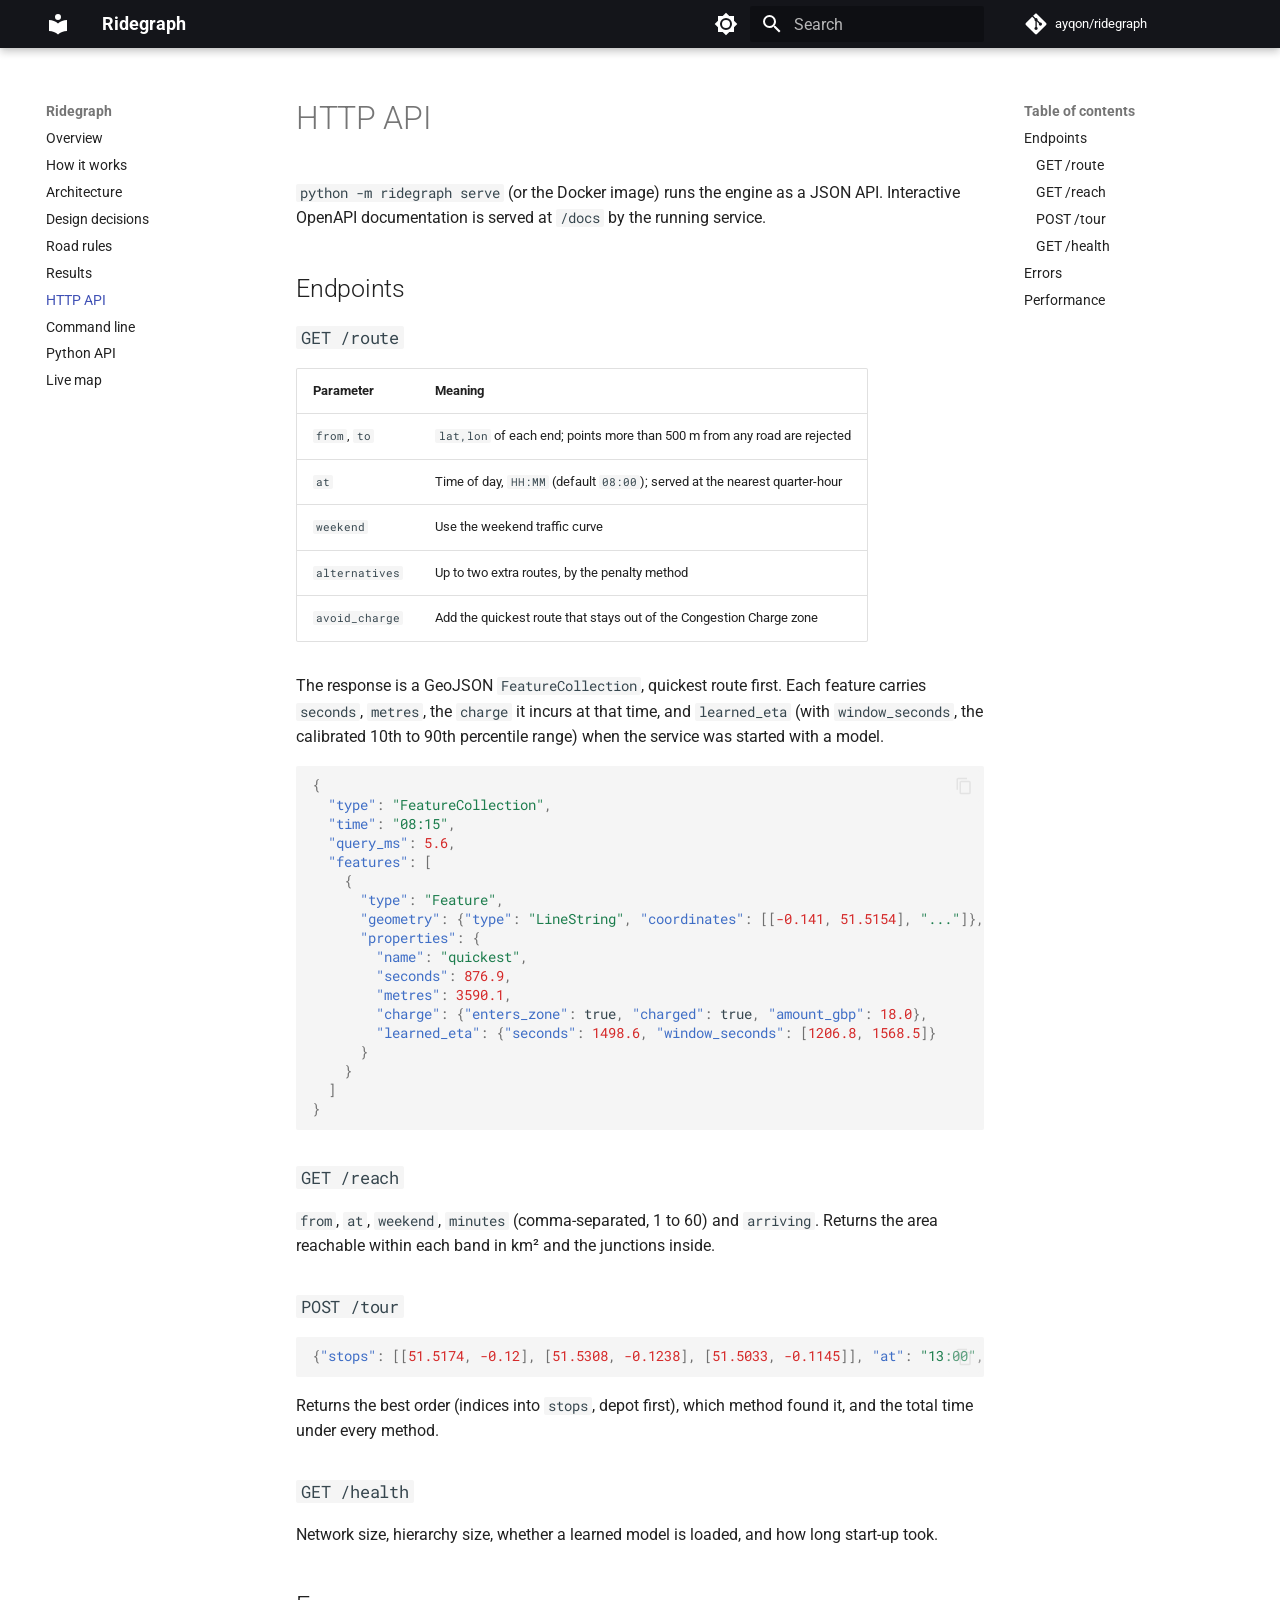
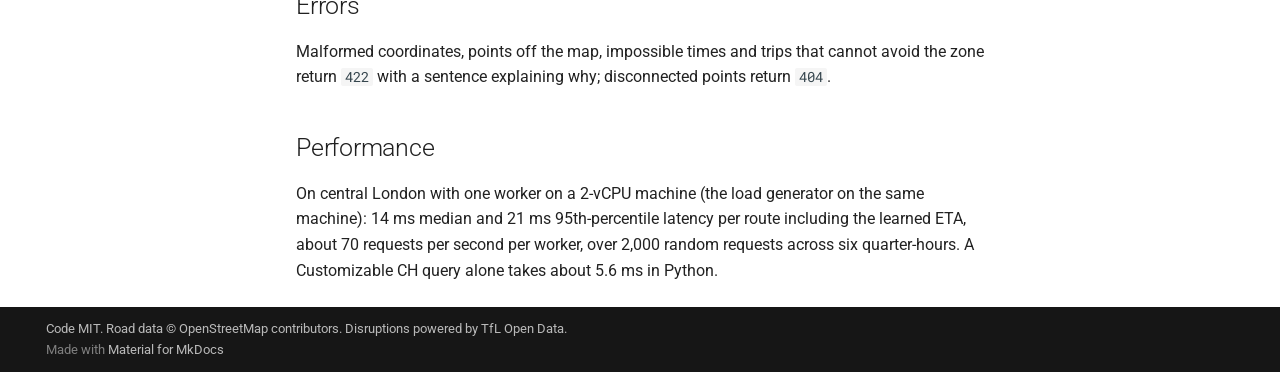
<file: docs/http-api/index.html>
<!doctype html>
<html lang="en" class="no-js">
  <head>
    
      <meta charset="utf-8">
      <meta name="viewport" content="width=device-width,initial-scale=1">
      
        <meta name="description" content="Routing, arrival-time prediction and ride dispatch on real city road networks, written from scratch.">
      
      
      
        <link rel="canonical" href="https://ridegraph.dev/docs/http-api/">
      
      
        <link rel="prev" href="../writeup/">
      
      
        <link rel="next" href="../cli/">
      
      
        
      
      
      <link rel="icon" href="../assets/images/favicon.png">
      <meta name="generator" content="mkdocs-1.6.1, mkdocs-material-9.8.0">
    
    
      
        <title>HTTP API - Ridegraph</title>
      
    
    
      <link rel="stylesheet" href="../assets/stylesheets/main.57a0d79d.min.css">
      
        
        <link rel="stylesheet" href="../assets/stylesheets/palette.fb2fffe2.min.css">
      
      


    
    
      
    
    
      
        
        
        <link rel="preconnect" href="https://fonts.gstatic.com" crossorigin>
        <link rel="stylesheet" href="https://fonts.googleapis.com/css?family=Roboto:300,300i,400,400i,700,700i%7CRoboto+Mono:400,400i,700,700i&display=fallback">
        <style>:root{--md-text-font:"Roboto";--md-code-font:"Roboto Mono"}</style>
      
    
    
      <link rel="stylesheet" href="../assets/_mkdocstrings.css">
    
    <script>__md_scope=new URL("..",location),__md_hash=e=>[...e].reduce(((e,_)=>(e<<5)-e+_.charCodeAt(0)),0),__md_get=(e,_=localStorage,t=__md_scope)=>JSON.parse(_.getItem(t.pathname+"."+e)),__md_set=(e,_,t=localStorage,a=__md_scope)=>{try{t.setItem(a.pathname+"."+e,JSON.stringify(_))}catch(e){}}</script>
    
      

    
    
  </head>
  
  
    
    
      
    
    
    
    
    <body dir="ltr" data-md-color-scheme="default" data-md-color-primary="black" data-md-color-accent="grey">
  
    
    <input class="md-toggle" data-md-toggle="drawer" type="checkbox" id="__drawer" autocomplete="off">
    <input class="md-toggle" data-md-toggle="search" type="checkbox" id="__search" autocomplete="off">
    <label class="md-overlay" for="__drawer"></label>
    <div data-md-component="skip">
      
        
        <a href="#http-api" class="md-skip">
          Skip to content
        </a>
      
    </div>
    <div data-md-component="announce">
      
    </div>
    
    
      

  

<header class="md-header md-header--shadow" data-md-component="header">
  <nav class="md-header__inner md-grid" aria-label="Header">
    <a href=".." title="Ridegraph" class="md-header__button md-logo" aria-label="Ridegraph" data-md-component="logo">
      
  
  <svg xmlns="http://www.w3.org/2000/svg" viewBox="0 0 24 24"><path d="M12 8a3 3 0 0 0 3-3 3 3 0 0 0-3-3 3 3 0 0 0-3 3 3 3 0 0 0 3 3m0 3.54C9.64 9.35 6.5 8 3 8v11c3.5 0 6.64 1.35 9 3.54 2.36-2.19 5.5-3.54 9-3.54V8c-3.5 0-6.64 1.35-9 3.54"/></svg>

    </a>
    <label class="md-header__button md-icon" for="__drawer">
      
      <svg xmlns="http://www.w3.org/2000/svg" viewBox="0 0 24 24"><path d="M3 6h18v2H3zm0 5h18v2H3zm0 5h18v2H3z"/></svg>
    </label>
    <div class="md-header__title" data-md-component="header-title">
      <div class="md-header__ellipsis">
        <div class="md-header__topic">
          <span class="md-ellipsis">
            Ridegraph
          </span>
        </div>
        <div class="md-header__topic" data-md-component="header-topic">
          <span class="md-ellipsis">
            
              HTTP API
            
          </span>
        </div>
      </div>
    </div>
    
      
        <form class="md-header__option" data-md-component="palette">
  
    
    
    
    <input class="md-option" data-md-color-media="" data-md-color-scheme="default" data-md-color-primary="black" data-md-color-accent="grey"  aria-label="Dark mode"  type="radio" name="__palette" id="__palette_0">
    
      <label class="md-header__button md-icon" title="Dark mode" for="__palette_1" hidden>
        <svg xmlns="http://www.w3.org/2000/svg" viewBox="0 0 24 24"><path d="M12 8a4 4 0 0 0-4 4 4 4 0 0 0 4 4 4 4 0 0 0 4-4 4 4 0 0 0-4-4m0 10a6 6 0 0 1-6-6 6 6 0 0 1 6-6 6 6 0 0 1 6 6 6 6 0 0 1-6 6m8-9.31V4h-4.69L12 .69 8.69 4H4v4.69L.69 12 4 15.31V20h4.69L12 23.31 15.31 20H20v-4.69L23.31 12z"/></svg>
      </label>
    
  
    
    
    
    <input class="md-option" data-md-color-media="" data-md-color-scheme="slate" data-md-color-primary="black" data-md-color-accent="grey"  aria-label="Light mode"  type="radio" name="__palette" id="__palette_1">
    
      <label class="md-header__button md-icon" title="Light mode" for="__palette_0" hidden>
        <svg xmlns="http://www.w3.org/2000/svg" viewBox="0 0 24 24"><path d="M12 18c-.89 0-1.74-.2-2.5-.55C11.56 16.5 13 14.42 13 12s-1.44-4.5-3.5-5.45C10.26 6.2 11.11 6 12 6a6 6 0 0 1 6 6 6 6 0 0 1-6 6m8-9.31V4h-4.69L12 .69 8.69 4H4v4.69L.69 12 4 15.31V20h4.69L12 23.31 15.31 20H20v-4.69L23.31 12z"/></svg>
      </label>
    
  
</form>
      
    
    
      <script>var palette=__md_get("__palette");if(palette&&palette.color){if("(prefers-color-scheme)"===palette.color.media){var media=matchMedia("(prefers-color-scheme: light)"),input=document.querySelector(media.matches?"[data-md-color-media='(prefers-color-scheme: light)']":"[data-md-color-media='(prefers-color-scheme: dark)']");palette.color.media=input.getAttribute("data-md-color-media"),palette.color.scheme=input.getAttribute("data-md-color-scheme"),palette.color.primary=input.getAttribute("data-md-color-primary"),palette.color.accent=input.getAttribute("data-md-color-accent")}for(var[key,value]of Object.entries(palette.color))document.body.setAttribute("data-md-color-"+key,value)}</script>
    
    
    
      
      
        <label class="md-header__button md-icon" for="__search">
          
          <svg xmlns="http://www.w3.org/2000/svg" viewBox="0 0 24 24"><path d="M9.5 3A6.5 6.5 0 0 1 16 9.5c0 1.61-.59 3.09-1.56 4.23l.27.27h.79l5 5-1.5 1.5-5-5v-.79l-.27-.27A6.52 6.52 0 0 1 9.5 16 6.5 6.5 0 0 1 3 9.5 6.5 6.5 0 0 1 9.5 3m0 2C7 5 5 7 5 9.5S7 14 9.5 14 14 12 14 9.5 12 5 9.5 5"/></svg>
        </label>
        <div class="md-search" data-md-component="search" role="dialog">
  <label class="md-search__overlay" for="__search"></label>
  <div class="md-search__inner" role="search">
    <form class="md-search__form" name="search">
      <input type="text" class="md-search__input" name="query" aria-label="Search" placeholder="Search" autocapitalize="off" autocorrect="off" autocomplete="off" spellcheck="false" data-md-component="search-query" required>
      <label class="md-search__icon md-icon" for="__search">
        
        <svg xmlns="http://www.w3.org/2000/svg" viewBox="0 0 24 24"><path d="M9.5 3A6.5 6.5 0 0 1 16 9.5c0 1.61-.59 3.09-1.56 4.23l.27.27h.79l5 5-1.5 1.5-5-5v-.79l-.27-.27A6.52 6.52 0 0 1 9.5 16 6.5 6.5 0 0 1 3 9.5 6.5 6.5 0 0 1 9.5 3m0 2C7 5 5 7 5 9.5S7 14 9.5 14 14 12 14 9.5 12 5 9.5 5"/></svg>
        
        <svg xmlns="http://www.w3.org/2000/svg" viewBox="0 0 24 24"><path d="M20 11v2H8l5.5 5.5-1.42 1.42L4.16 12l7.92-7.92L13.5 5.5 8 11z"/></svg>
      </label>
      <nav class="md-search__options" aria-label="Search">
        
        <button type="reset" class="md-search__icon md-icon" title="Clear" aria-label="Clear" tabindex="-1">
          
          <svg xmlns="http://www.w3.org/2000/svg" viewBox="0 0 24 24"><path d="M19 6.41 17.59 5 12 10.59 6.41 5 5 6.41 10.59 12 5 17.59 6.41 19 12 13.41 17.59 19 19 17.59 13.41 12z"/></svg>
        </button>
      </nav>
      
    </form>
    <div class="md-search__output">
      <div class="md-search__scrollwrap" tabindex="0" data-md-scrollfix>
        <div class="md-search-result" data-md-component="search-result">
          <div class="md-search-result__meta">
            Initializing search
          </div>
          <ol class="md-search-result__list" role="presentation"></ol>
        </div>
      </div>
    </div>
  </div>
</div>
      
    
    
      <div class="md-header__source">
        <a href="https://github.com/ayqon/ridegraph" title="Go to repository" class="md-source" data-md-component="source">
  <div class="md-source__icon md-icon">
    
    <svg xmlns="http://www.w3.org/2000/svg" viewBox="0 0 448 512"><!--! Font Awesome Free 7.1.0 by @fontawesome - https://fontawesome.com License - https://fontawesome.com/license/free (Icons: CC BY 4.0, Fonts: SIL OFL 1.1, Code: MIT License) Copyright 2025 Fonticons, Inc.--><path d="M439.6 236.1 244 40.5c-5.4-5.5-12.8-8.5-20.4-8.5s-15 3-20.4 8.4L162.5 81l51.5 51.5c27.1-9.1 52.7 16.8 43.4 43.7l49.7 49.7c34.2-11.8 61.2 31 35.5 56.7-26.5 26.5-70.2-2.9-56-37.3L240.3 199v121.9c25.3 12.5 22.3 41.8 9.1 55-6.4 6.4-15.2 10.1-24.3 10.1s-17.8-3.6-24.3-10.1c-17.6-17.6-11.1-46.9 11.2-56v-123c-20.8-8.5-24.6-30.7-18.6-45L142.6 101 8.5 235.1C3 240.6 0 247.9 0 255.5s3 15 8.5 20.4l195.6 195.7c5.4 5.4 12.7 8.4 20.4 8.4s15-3 20.4-8.4l194.7-194.7c5.4-5.4 8.4-12.8 8.4-20.4s-3-15-8.4-20.4"/></svg>
  </div>
  <div class="md-source__repository">
    ayqon/ridegraph
  </div>
</a>
      </div>
    
  </nav>
  
</header>
    
    <div class="md-container" data-md-component="container">
      
      
        
          
        
      
      <main class="md-main" data-md-component="main">
        <div class="md-main__inner md-grid">
          
            
              
              <div class="md-sidebar md-sidebar--primary" data-md-component="sidebar" data-md-type="navigation" >
                <div class="md-sidebar__scrollwrap">
                  <div class="md-sidebar__inner">
                    



<nav class="md-nav md-nav--primary" aria-label="Navigation" data-md-level="0">
  <label class="md-nav__title" for="__drawer">
    <a href=".." title="Ridegraph" class="md-nav__button md-logo" aria-label="Ridegraph" data-md-component="logo">
      
  
  <svg xmlns="http://www.w3.org/2000/svg" viewBox="0 0 24 24"><path d="M12 8a3 3 0 0 0 3-3 3 3 0 0 0-3-3 3 3 0 0 0-3 3 3 3 0 0 0 3 3m0 3.54C9.64 9.35 6.5 8 3 8v11c3.5 0 6.64 1.35 9 3.54 2.36-2.19 5.5-3.54 9-3.54V8c-3.5 0-6.64 1.35-9 3.54"/></svg>

    </a>
    Ridegraph
  </label>
  
    <div class="md-nav__source">
      <a href="https://github.com/ayqon/ridegraph" title="Go to repository" class="md-source" data-md-component="source">
  <div class="md-source__icon md-icon">
    
    <svg xmlns="http://www.w3.org/2000/svg" viewBox="0 0 448 512"><!--! Font Awesome Free 7.1.0 by @fontawesome - https://fontawesome.com License - https://fontawesome.com/license/free (Icons: CC BY 4.0, Fonts: SIL OFL 1.1, Code: MIT License) Copyright 2025 Fonticons, Inc.--><path d="M439.6 236.1 244 40.5c-5.4-5.5-12.8-8.5-20.4-8.5s-15 3-20.4 8.4L162.5 81l51.5 51.5c27.1-9.1 52.7 16.8 43.4 43.7l49.7 49.7c34.2-11.8 61.2 31 35.5 56.7-26.5 26.5-70.2-2.9-56-37.3L240.3 199v121.9c25.3 12.5 22.3 41.8 9.1 55-6.4 6.4-15.2 10.1-24.3 10.1s-17.8-3.6-24.3-10.1c-17.6-17.6-11.1-46.9 11.2-56v-123c-20.8-8.5-24.6-30.7-18.6-45L142.6 101 8.5 235.1C3 240.6 0 247.9 0 255.5s3 15 8.5 20.4l195.6 195.7c5.4 5.4 12.7 8.4 20.4 8.4s15-3 20.4-8.4l194.7-194.7c5.4-5.4 8.4-12.8 8.4-20.4s-3-15-8.4-20.4"/></svg>
  </div>
  <div class="md-source__repository">
    ayqon/ridegraph
  </div>
</a>
    </div>
  
  <ul class="md-nav__list" data-md-scrollfix>
    
      
      
  
  
  
  
    <li class="md-nav__item">
      <a href=".." class="md-nav__link">
        
  
  
  <span class="md-ellipsis">
    
  
    Overview
  

    
  </span>
  
  

      </a>
    </li>
  

    
      
      
  
  
  
  
    <li class="md-nav__item">
      <a href="../how-it-works/" class="md-nav__link">
        
  
  
  <span class="md-ellipsis">
    
  
    How it works
  

    
  </span>
  
  

      </a>
    </li>
  

    
      
      
  
  
  
  
    <li class="md-nav__item">
      <a href="../architecture/" class="md-nav__link">
        
  
  
  <span class="md-ellipsis">
    
  
    Architecture
  

    
  </span>
  
  

      </a>
    </li>
  

    
      
      
  
  
  
  
    <li class="md-nav__item">
      <a href="../decisions/" class="md-nav__link">
        
  
  
  <span class="md-ellipsis">
    
  
    Design decisions
  

    
  </span>
  
  

      </a>
    </li>
  

    
      
      
  
  
  
  
    <li class="md-nav__item">
      <a href="../road-rules/" class="md-nav__link">
        
  
  
  <span class="md-ellipsis">
    
  
    Road rules
  

    
  </span>
  
  

      </a>
    </li>
  

    
      
      
  
  
  
  
    <li class="md-nav__item">
      <a href="../writeup/" class="md-nav__link">
        
  
  
  <span class="md-ellipsis">
    
  
    Results
  

    
  </span>
  
  

      </a>
    </li>
  

    
      
      
  
  
    
  
  
  
    <li class="md-nav__item md-nav__item--active">
      
      <input class="md-nav__toggle md-toggle" type="checkbox" id="__toc">
      
      
        
      
      
        <label class="md-nav__link md-nav__link--active" for="__toc">
          
  
  
  <span class="md-ellipsis">
    
  
    HTTP API
  

    
  </span>
  
  

          <span class="md-nav__icon md-icon"></span>
        </label>
      
      <a href="./" class="md-nav__link md-nav__link--active">
        
  
  
  <span class="md-ellipsis">
    
  
    HTTP API
  

    
  </span>
  
  

      </a>
      
        

<nav class="md-nav md-nav--secondary" aria-label="Table of contents">
  
  
  
    
  
  
    <label class="md-nav__title" for="__toc">
      <span class="md-nav__icon md-icon"></span>
      Table of contents
    </label>
    <ul class="md-nav__list" data-md-component="toc" data-md-scrollfix>
      
        <li class="md-nav__item">
  <a href="#endpoints" class="md-nav__link">
    <span class="md-ellipsis">
      
        Endpoints
      
    </span>
  </a>
  
    <nav class="md-nav" aria-label="Endpoints">
      <ul class="md-nav__list">
        
          <li class="md-nav__item">
  <a href="#get-route" class="md-nav__link">
    <span class="md-ellipsis">
      
        GET /route
      
    </span>
  </a>
  
</li>
        
          <li class="md-nav__item">
  <a href="#get-reach" class="md-nav__link">
    <span class="md-ellipsis">
      
        GET /reach
      
    </span>
  </a>
  
</li>
        
          <li class="md-nav__item">
  <a href="#post-tour" class="md-nav__link">
    <span class="md-ellipsis">
      
        POST /tour
      
    </span>
  </a>
  
</li>
        
          <li class="md-nav__item">
  <a href="#get-health" class="md-nav__link">
    <span class="md-ellipsis">
      
        GET /health
      
    </span>
  </a>
  
</li>
        
      </ul>
    </nav>
  
</li>
      
        <li class="md-nav__item">
  <a href="#errors" class="md-nav__link">
    <span class="md-ellipsis">
      
        Errors
      
    </span>
  </a>
  
</li>
      
        <li class="md-nav__item">
  <a href="#performance" class="md-nav__link">
    <span class="md-ellipsis">
      
        Performance
      
    </span>
  </a>
  
</li>
      
    </ul>
  
</nav>
      
    </li>
  

    
      
      
  
  
  
  
    <li class="md-nav__item">
      <a href="../cli/" class="md-nav__link">
        
  
  
  <span class="md-ellipsis">
    
  
    Command line
  

    
  </span>
  
  

      </a>
    </li>
  

    
      
      
  
  
  
  
    <li class="md-nav__item">
      <a href="../api/" class="md-nav__link">
        
  
  
  <span class="md-ellipsis">
    
  
    Python API
  

    
  </span>
  
  

      </a>
    </li>
  

    
      
      
  
  
  
  
    <li class="md-nav__item">
      <a href="https://ridegraph.dev/" class="md-nav__link">
        
  
  
  <span class="md-ellipsis">
    
  
    Live map
  

    
  </span>
  
  

      </a>
    </li>
  

    
  </ul>
</nav>
                  </div>
                </div>
              </div>
            
            
              
              <div class="md-sidebar md-sidebar--secondary" data-md-component="sidebar" data-md-type="toc" >
                <div class="md-sidebar__scrollwrap">
                  <div class="md-sidebar__inner">
                    

<nav class="md-nav md-nav--secondary" aria-label="Table of contents">
  
  
  
    
  
  
    <label class="md-nav__title" for="__toc">
      <span class="md-nav__icon md-icon"></span>
      Table of contents
    </label>
    <ul class="md-nav__list" data-md-component="toc" data-md-scrollfix>
      
        <li class="md-nav__item">
  <a href="#endpoints" class="md-nav__link">
    <span class="md-ellipsis">
      
        Endpoints
      
    </span>
  </a>
  
    <nav class="md-nav" aria-label="Endpoints">
      <ul class="md-nav__list">
        
          <li class="md-nav__item">
  <a href="#get-route" class="md-nav__link">
    <span class="md-ellipsis">
      
        GET /route
      
    </span>
  </a>
  
</li>
        
          <li class="md-nav__item">
  <a href="#get-reach" class="md-nav__link">
    <span class="md-ellipsis">
      
        GET /reach
      
    </span>
  </a>
  
</li>
        
          <li class="md-nav__item">
  <a href="#post-tour" class="md-nav__link">
    <span class="md-ellipsis">
      
        POST /tour
      
    </span>
  </a>
  
</li>
        
          <li class="md-nav__item">
  <a href="#get-health" class="md-nav__link">
    <span class="md-ellipsis">
      
        GET /health
      
    </span>
  </a>
  
</li>
        
      </ul>
    </nav>
  
</li>
      
        <li class="md-nav__item">
  <a href="#errors" class="md-nav__link">
    <span class="md-ellipsis">
      
        Errors
      
    </span>
  </a>
  
</li>
      
        <li class="md-nav__item">
  <a href="#performance" class="md-nav__link">
    <span class="md-ellipsis">
      
        Performance
      
    </span>
  </a>
  
</li>
      
    </ul>
  
</nav>
                  </div>
                </div>
              </div>
            
          
          
            <div class="md-content" data-md-component="content">
              
              <article class="md-content__inner md-typeset">
                
                  


  
  


<h1 id="http-api">HTTP API<a class="headerlink" href="#http-api" title="Permanent link">&para;</a></h1>
<p><code>python -m ridegraph serve</code> (or the Docker image) runs the engine as a JSON
API. Interactive OpenAPI documentation is served at <code>/docs</code> by the running
service.</p>
<h2 id="endpoints">Endpoints<a class="headerlink" href="#endpoints" title="Permanent link">&para;</a></h2>
<h3 id="get-route"><code>GET /route</code><a class="headerlink" href="#get-route" title="Permanent link">&para;</a></h3>
<table>
<thead>
<tr>
<th>Parameter</th>
<th>Meaning</th>
</tr>
</thead>
<tbody>
<tr>
<td><code>from</code>, <code>to</code></td>
<td><code>lat,lon</code> of each end; points more than 500 m from any road are rejected</td>
</tr>
<tr>
<td><code>at</code></td>
<td>Time of day, <code>HH:MM</code> (default <code>08:00</code>); served at the nearest quarter-hour</td>
</tr>
<tr>
<td><code>weekend</code></td>
<td>Use the weekend traffic curve</td>
</tr>
<tr>
<td><code>alternatives</code></td>
<td>Up to two extra routes, by the penalty method</td>
</tr>
<tr>
<td><code>avoid_charge</code></td>
<td>Add the quickest route that stays out of the Congestion Charge zone</td>
</tr>
</tbody>
</table>
<p>The response is a GeoJSON <code>FeatureCollection</code>, quickest route first. Each
feature carries <code>seconds</code>, <code>metres</code>, the <code>charge</code> it incurs at that time, and
<code>learned_eta</code> (with <code>window_seconds</code>, the calibrated 10th to 90th percentile
range) when the service was started with a model.</p>
<div class="highlight"><pre><span></span><code><span class="p">{</span>
<span class="w">  </span><span class="nt">"type"</span><span class="p">:</span><span class="w"> </span><span class="s2">"FeatureCollection"</span><span class="p">,</span>
<span class="w">  </span><span class="nt">"time"</span><span class="p">:</span><span class="w"> </span><span class="s2">"08:15"</span><span class="p">,</span>
<span class="w">  </span><span class="nt">"query_ms"</span><span class="p">:</span><span class="w"> </span><span class="mf">5.6</span><span class="p">,</span>
<span class="w">  </span><span class="nt">"features"</span><span class="p">:</span><span class="w"> </span><span class="p">[</span>
<span class="w">    </span><span class="p">{</span>
<span class="w">      </span><span class="nt">"type"</span><span class="p">:</span><span class="w"> </span><span class="s2">"Feature"</span><span class="p">,</span>
<span class="w">      </span><span class="nt">"geometry"</span><span class="p">:</span><span class="w"> </span><span class="p">{</span><span class="nt">"type"</span><span class="p">:</span><span class="w"> </span><span class="s2">"LineString"</span><span class="p">,</span><span class="w"> </span><span class="nt">"coordinates"</span><span class="p">:</span><span class="w"> </span><span class="p">[[</span><span class="mf">-0.141</span><span class="p">,</span><span class="w"> </span><span class="mf">51.5154</span><span class="p">],</span><span class="w"> </span><span class="s2">"..."</span><span class="p">]},</span>
<span class="w">      </span><span class="nt">"properties"</span><span class="p">:</span><span class="w"> </span><span class="p">{</span>
<span class="w">        </span><span class="nt">"name"</span><span class="p">:</span><span class="w"> </span><span class="s2">"quickest"</span><span class="p">,</span>
<span class="w">        </span><span class="nt">"seconds"</span><span class="p">:</span><span class="w"> </span><span class="mf">876.9</span><span class="p">,</span>
<span class="w">        </span><span class="nt">"metres"</span><span class="p">:</span><span class="w"> </span><span class="mf">3590.1</span><span class="p">,</span>
<span class="w">        </span><span class="nt">"charge"</span><span class="p">:</span><span class="w"> </span><span class="p">{</span><span class="nt">"enters_zone"</span><span class="p">:</span><span class="w"> </span><span class="kc">true</span><span class="p">,</span><span class="w"> </span><span class="nt">"charged"</span><span class="p">:</span><span class="w"> </span><span class="kc">true</span><span class="p">,</span><span class="w"> </span><span class="nt">"amount_gbp"</span><span class="p">:</span><span class="w"> </span><span class="mf">18.0</span><span class="p">},</span>
<span class="w">        </span><span class="nt">"learned_eta"</span><span class="p">:</span><span class="w"> </span><span class="p">{</span><span class="nt">"seconds"</span><span class="p">:</span><span class="w"> </span><span class="mf">1498.6</span><span class="p">,</span><span class="w"> </span><span class="nt">"window_seconds"</span><span class="p">:</span><span class="w"> </span><span class="p">[</span><span class="mf">1206.8</span><span class="p">,</span><span class="w"> </span><span class="mf">1568.5</span><span class="p">]}</span>
<span class="w">      </span><span class="p">}</span>
<span class="w">    </span><span class="p">}</span>
<span class="w">  </span><span class="p">]</span>
<span class="p">}</span>
</code></pre></div>
<h3 id="get-reach"><code>GET /reach</code><a class="headerlink" href="#get-reach" title="Permanent link">&para;</a></h3>
<p><code>from</code>, <code>at</code>, <code>weekend</code>, <code>minutes</code> (comma-separated, 1 to 60) and <code>arriving</code>.
Returns the area reachable within each band in km² and the junctions inside.</p>
<h3 id="post-tour"><code>POST /tour</code><a class="headerlink" href="#post-tour" title="Permanent link">&para;</a></h3>
<div class="highlight"><pre><span></span><code><span class="p">{</span><span class="nt">"stops"</span><span class="p">:</span><span class="w"> </span><span class="p">[[</span><span class="mf">51.5174</span><span class="p">,</span><span class="w"> </span><span class="mf">-0.12</span><span class="p">],</span><span class="w"> </span><span class="p">[</span><span class="mf">51.5308</span><span class="p">,</span><span class="w"> </span><span class="mf">-0.1238</span><span class="p">],</span><span class="w"> </span><span class="p">[</span><span class="mf">51.5033</span><span class="p">,</span><span class="w"> </span><span class="mf">-0.1145</span><span class="p">]],</span><span class="w"> </span><span class="nt">"at"</span><span class="p">:</span><span class="w"> </span><span class="s2">"13:00"</span><span class="p">,</span><span class="w"> </span><span class="nt">"round_trip"</span><span class="p">:</span><span class="w"> </span><span class="kc">true</span><span class="p">}</span>
</code></pre></div>
<p>Returns the best order (indices into <code>stops</code>, depot first), which method
found it, and the total time under every method.</p>
<h3 id="get-health"><code>GET /health</code><a class="headerlink" href="#get-health" title="Permanent link">&para;</a></h3>
<p>Network size, hierarchy size, whether a learned model is loaded, and how long
start-up took.</p>
<h2 id="errors">Errors<a class="headerlink" href="#errors" title="Permanent link">&para;</a></h2>
<p>Malformed coordinates, points off the map, impossible times and trips that
cannot avoid the zone return <code>422</code> with a sentence explaining why;
disconnected points return <code>404</code>.</p>
<h2 id="performance">Performance<a class="headerlink" href="#performance" title="Permanent link">&para;</a></h2>
<p>On central London with one worker on a 2-vCPU machine (the load generator on
the same machine): 14 ms median and 21 ms 95th-percentile latency per route
including the learned ETA, about 70 requests per second per worker, over
2,000 random requests across six quarter-hours. A Customizable CH query
alone takes about 5.6 ms in Python.</p>












                
              </article>
            </div>
          
          
<script>var target=document.getElementById(location.hash.slice(1));target&&target.name&&(target.checked=target.name.startsWith("__tabbed_"))</script>
        </div>
        
          <button type="button" class="md-top md-icon" data-md-component="top" hidden>
  
  <svg xmlns="http://www.w3.org/2000/svg" viewBox="0 0 24 24"><path d="M13 20h-2V8l-5.5 5.5-1.42-1.42L12 4.16l7.92 7.92-1.42 1.42L13 8z"/></svg>
  Back to top
</button>
        
      </main>
      
        <footer class="md-footer">
  
  <div class="md-footer-meta md-typeset">
    <div class="md-footer-meta__inner md-grid">
      <div class="md-copyright">
  
    <div class="md-copyright__highlight">
      Code MIT. Road data © OpenStreetMap contributors. Disruptions powered by TfL Open Data.
    </div>
  
  
    Made with
    <a href="https://squidfunk.github.io/mkdocs-material/" target="_blank" rel="noopener">
      Material for MkDocs
    </a>
  
</div>
      
    </div>
  </div>
</footer>
      
    </div>
    <div class="md-dialog" data-md-component="dialog">
      <div class="md-dialog__inner md-typeset"></div>
    </div>
    
    
    
      
      
      <script id="__config" type="application/json">{"annotate": null, "base": "..", "features": ["navigation.sections", "navigation.top", "content.code.copy", "search.highlight"], "search": "../assets/javascripts/workers/search.a7633da7.min.js", "tags": null, "translations": {"clipboard.copied": "Copied to clipboard", "clipboard.copy": "Copy to clipboard", "search.result.more.one": "1 more on this page", "search.result.more.other": "# more on this page", "search.result.none": "No matching documents", "search.result.one": "1 matching document", "search.result.other": "# matching documents", "search.result.placeholder": "Type to start searching", "search.result.term.missing": "Missing", "select.version": "Select version"}, "version": null}</script>
    
    
      <script src="../assets/javascripts/bundle.c21346df.min.js"></script>
      
    
  </body>
</html>
</file>
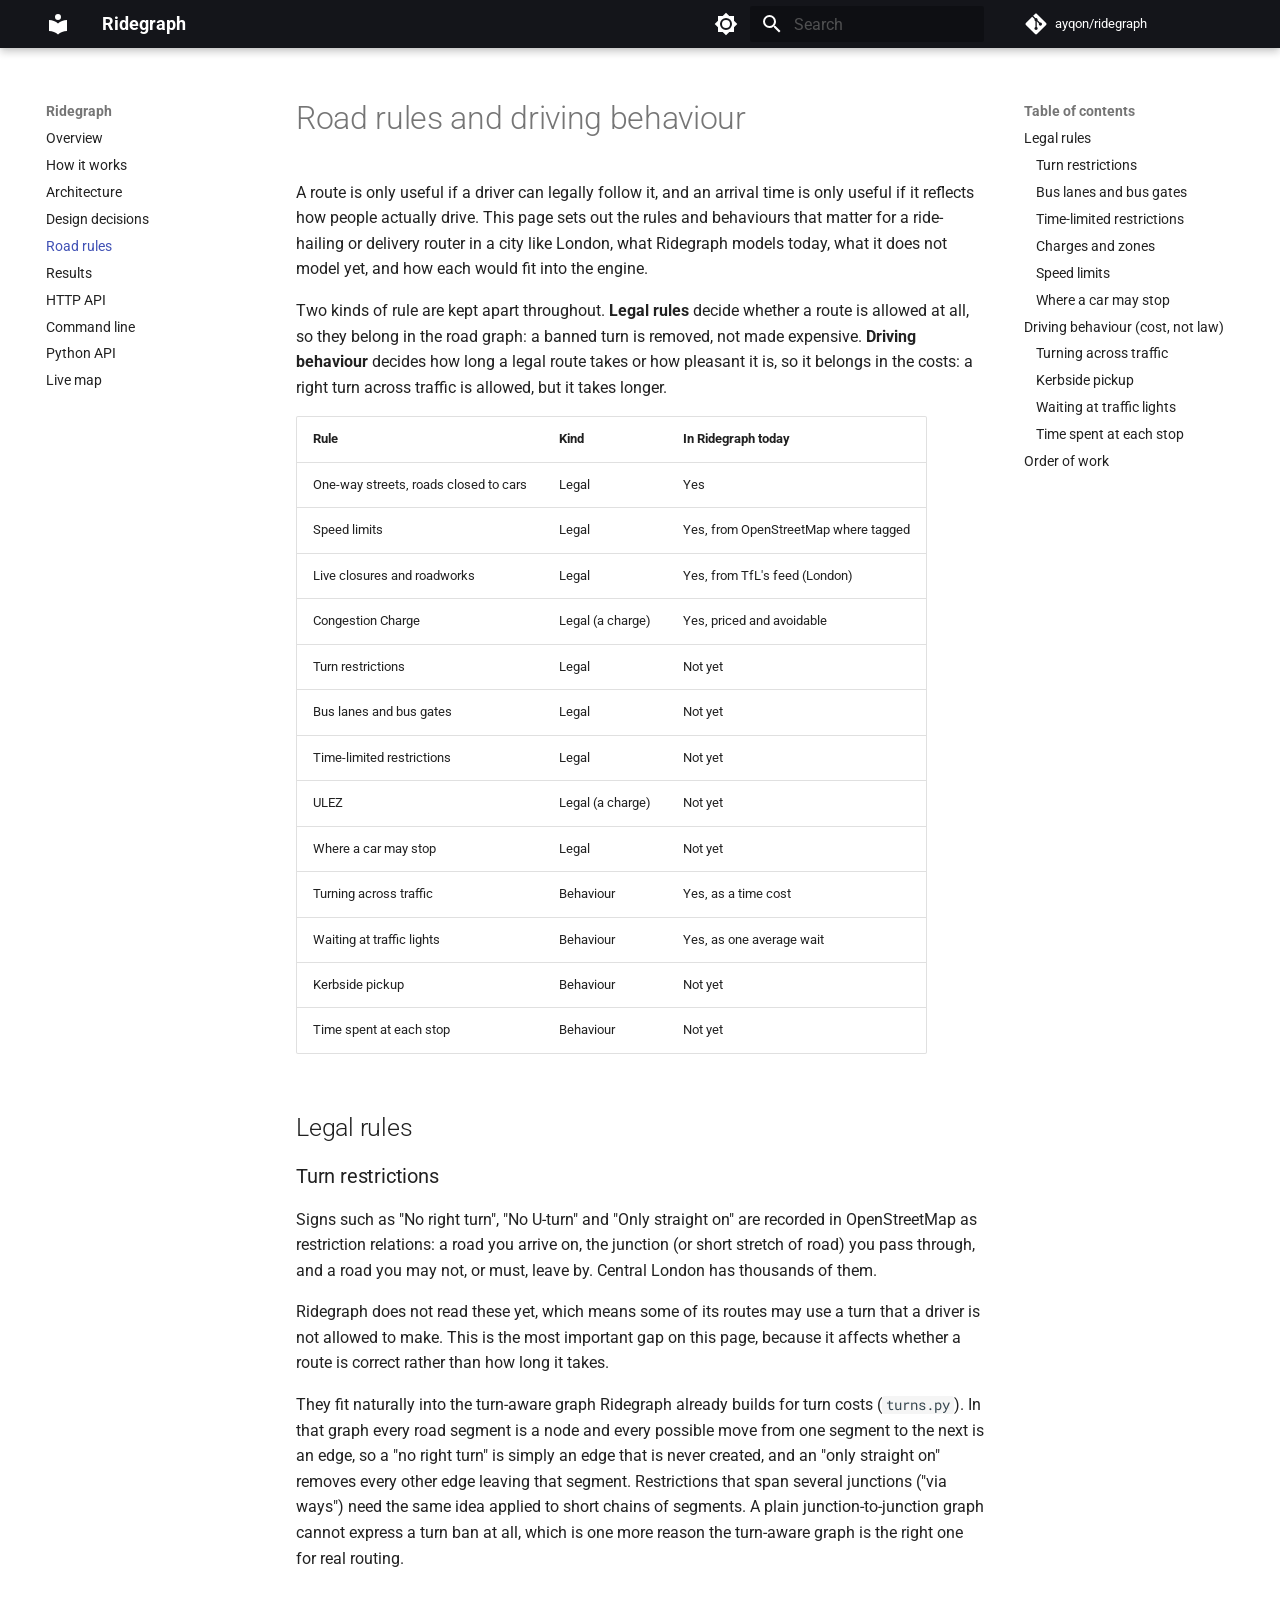
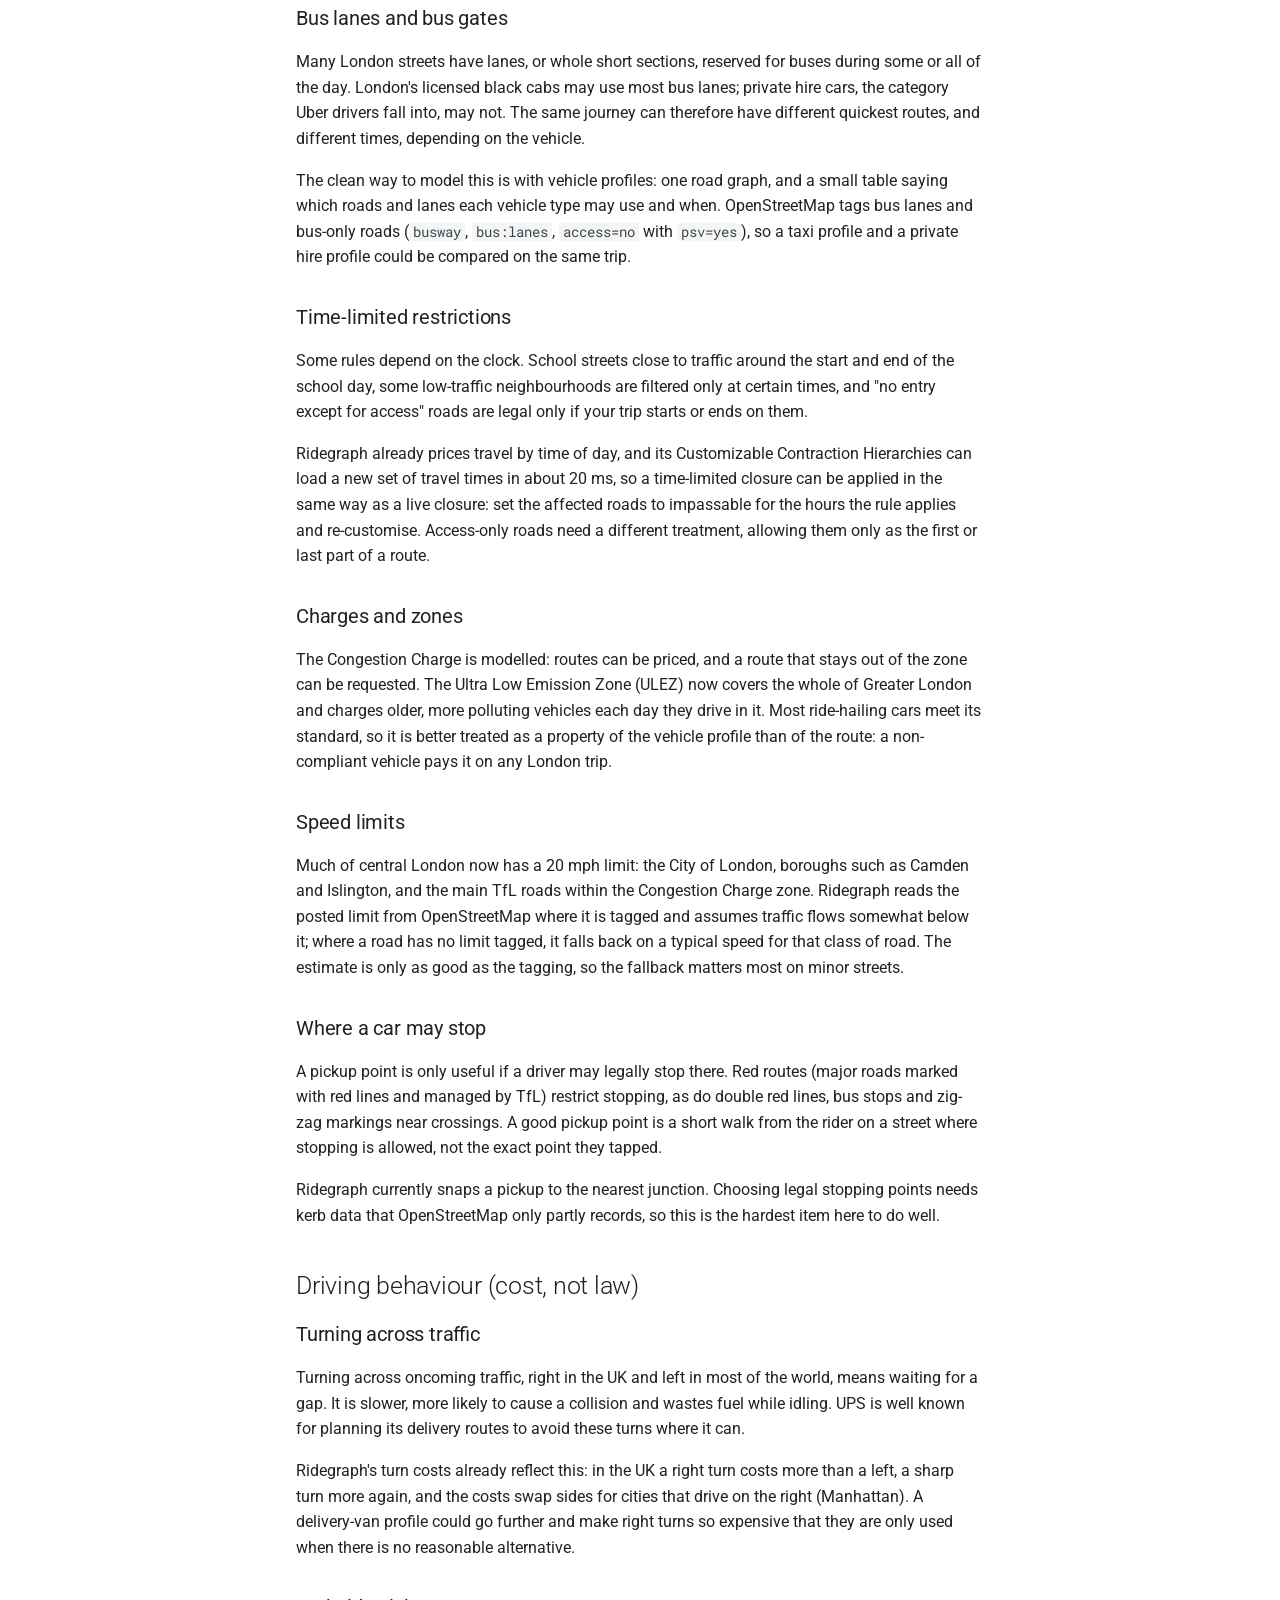
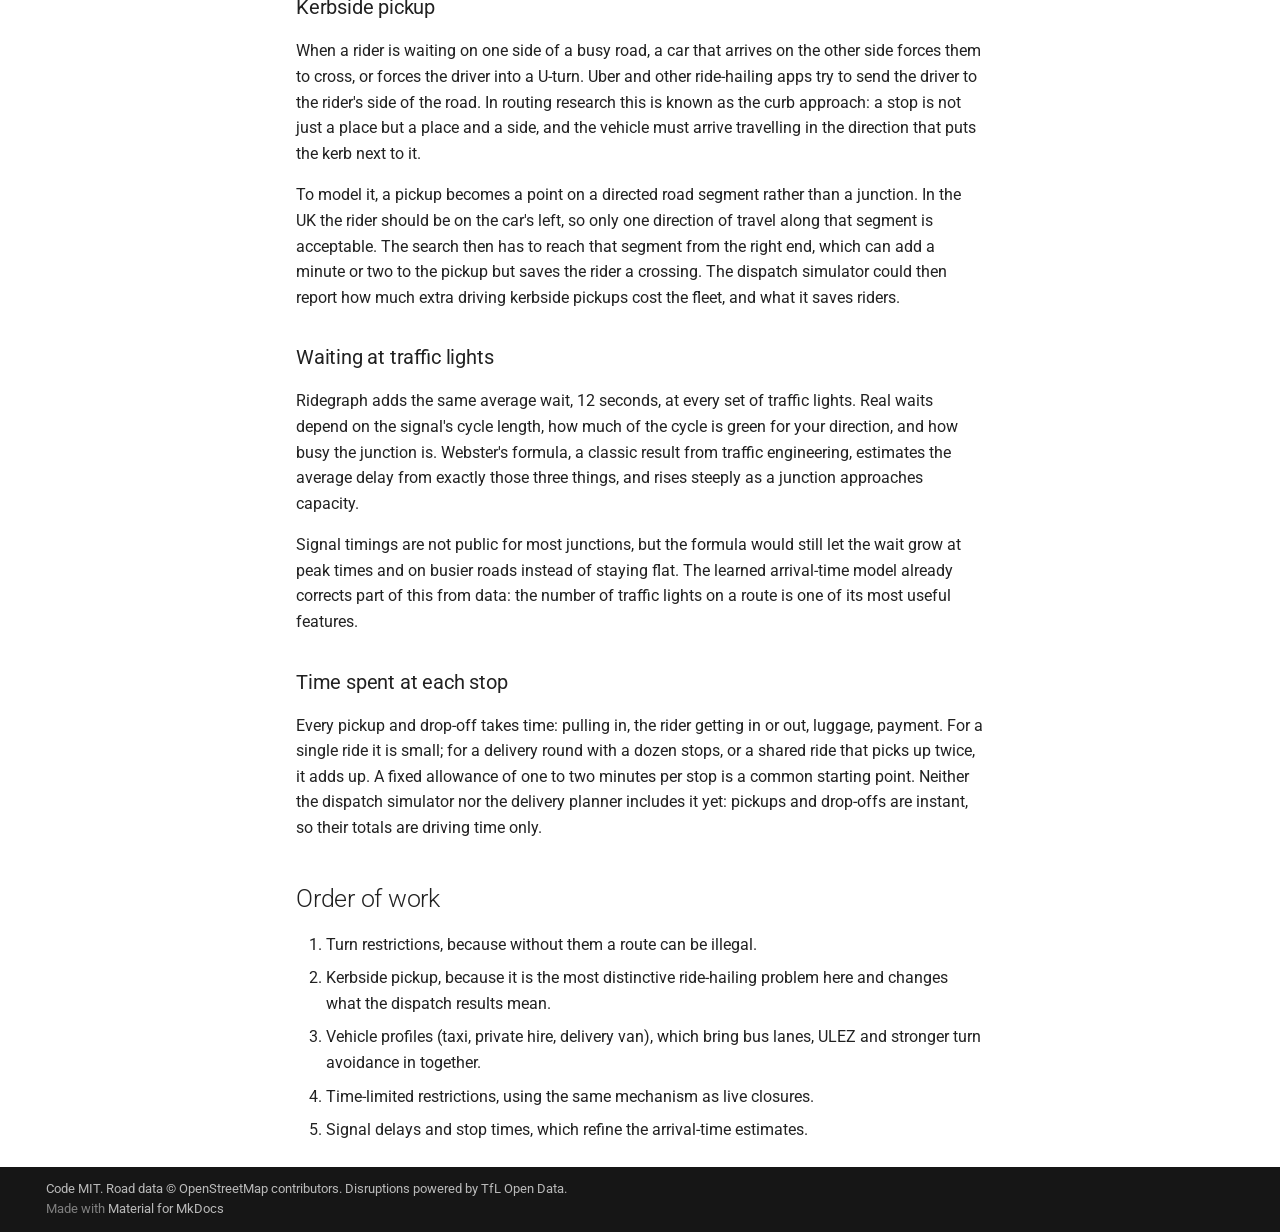
<file: docs/road-rules/index.html>
<!doctype html>
<html lang="en" class="no-js">
  <head>
    
      <meta charset="utf-8">
      <meta name="viewport" content="width=device-width,initial-scale=1">
      
        <meta name="description" content="Routing, arrival-time prediction and ride dispatch on real city road networks, written from scratch.">
      
      
      
        <link rel="canonical" href="https://ridegraph.dev/docs/road-rules/">
      
      
        <link rel="prev" href="../decisions/">
      
      
        <link rel="next" href="../writeup/">
      
      
        
      
      
      <link rel="icon" href="../assets/images/favicon.png">
      <meta name="generator" content="mkdocs-1.6.1, mkdocs-material-9.8.0">
    
    
      
        <title>Road rules - Ridegraph</title>
      
    
    
      <link rel="stylesheet" href="../assets/stylesheets/main.57a0d79d.min.css">
      
        
        <link rel="stylesheet" href="../assets/stylesheets/palette.fb2fffe2.min.css">
      
      


    
    
      
    
    
      
        
        
        <link rel="preconnect" href="https://fonts.gstatic.com" crossorigin>
        <link rel="stylesheet" href="https://fonts.googleapis.com/css?family=Roboto:300,300i,400,400i,700,700i%7CRoboto+Mono:400,400i,700,700i&display=fallback">
        <style>:root{--md-text-font:"Roboto";--md-code-font:"Roboto Mono"}</style>
      
    
    
      <link rel="stylesheet" href="../assets/_mkdocstrings.css">
    
    <script>__md_scope=new URL("..",location),__md_hash=e=>[...e].reduce(((e,_)=>(e<<5)-e+_.charCodeAt(0)),0),__md_get=(e,_=localStorage,t=__md_scope)=>JSON.parse(_.getItem(t.pathname+"."+e)),__md_set=(e,_,t=localStorage,a=__md_scope)=>{try{t.setItem(a.pathname+"."+e,JSON.stringify(_))}catch(e){}}</script>
    
      

    
    
  </head>
  
  
    
    
      
    
    
    
    
    <body dir="ltr" data-md-color-scheme="default" data-md-color-primary="black" data-md-color-accent="grey">
  
    
    <input class="md-toggle" data-md-toggle="drawer" type="checkbox" id="__drawer" autocomplete="off">
    <input class="md-toggle" data-md-toggle="search" type="checkbox" id="__search" autocomplete="off">
    <label class="md-overlay" for="__drawer"></label>
    <div data-md-component="skip">
      
        
        <a href="#road-rules-and-driving-behaviour" class="md-skip">
          Skip to content
        </a>
      
    </div>
    <div data-md-component="announce">
      
    </div>
    
    
      

  

<header class="md-header md-header--shadow" data-md-component="header">
  <nav class="md-header__inner md-grid" aria-label="Header">
    <a href=".." title="Ridegraph" class="md-header__button md-logo" aria-label="Ridegraph" data-md-component="logo">
      
  
  <svg xmlns="http://www.w3.org/2000/svg" viewBox="0 0 24 24"><path d="M12 8a3 3 0 0 0 3-3 3 3 0 0 0-3-3 3 3 0 0 0-3 3 3 3 0 0 0 3 3m0 3.54C9.64 9.35 6.5 8 3 8v11c3.5 0 6.64 1.35 9 3.54 2.36-2.19 5.5-3.54 9-3.54V8c-3.5 0-6.64 1.35-9 3.54"/></svg>

    </a>
    <label class="md-header__button md-icon" for="__drawer">
      
      <svg xmlns="http://www.w3.org/2000/svg" viewBox="0 0 24 24"><path d="M3 6h18v2H3zm0 5h18v2H3zm0 5h18v2H3z"/></svg>
    </label>
    <div class="md-header__title" data-md-component="header-title">
      <div class="md-header__ellipsis">
        <div class="md-header__topic">
          <span class="md-ellipsis">
            Ridegraph
          </span>
        </div>
        <div class="md-header__topic" data-md-component="header-topic">
          <span class="md-ellipsis">
            
              Road rules
            
          </span>
        </div>
      </div>
    </div>
    
      
        <form class="md-header__option" data-md-component="palette">
  
    
    
    
    <input class="md-option" data-md-color-media="" data-md-color-scheme="default" data-md-color-primary="black" data-md-color-accent="grey"  aria-label="Dark mode"  type="radio" name="__palette" id="__palette_0">
    
      <label class="md-header__button md-icon" title="Dark mode" for="__palette_1" hidden>
        <svg xmlns="http://www.w3.org/2000/svg" viewBox="0 0 24 24"><path d="M12 8a4 4 0 0 0-4 4 4 4 0 0 0 4 4 4 4 0 0 0 4-4 4 4 0 0 0-4-4m0 10a6 6 0 0 1-6-6 6 6 0 0 1 6-6 6 6 0 0 1 6 6 6 6 0 0 1-6 6m8-9.31V4h-4.69L12 .69 8.69 4H4v4.69L.69 12 4 15.31V20h4.69L12 23.31 15.31 20H20v-4.69L23.31 12z"/></svg>
      </label>
    
  
    
    
    
    <input class="md-option" data-md-color-media="" data-md-color-scheme="slate" data-md-color-primary="black" data-md-color-accent="grey"  aria-label="Light mode"  type="radio" name="__palette" id="__palette_1">
    
      <label class="md-header__button md-icon" title="Light mode" for="__palette_0" hidden>
        <svg xmlns="http://www.w3.org/2000/svg" viewBox="0 0 24 24"><path d="M12 18c-.89 0-1.74-.2-2.5-.55C11.56 16.5 13 14.42 13 12s-1.44-4.5-3.5-5.45C10.26 6.2 11.11 6 12 6a6 6 0 0 1 6 6 6 6 0 0 1-6 6m8-9.31V4h-4.69L12 .69 8.69 4H4v4.69L.69 12 4 15.31V20h4.69L12 23.31 15.31 20H20v-4.69L23.31 12z"/></svg>
      </label>
    
  
</form>
      
    
    
      <script>var palette=__md_get("__palette");if(palette&&palette.color){if("(prefers-color-scheme)"===palette.color.media){var media=matchMedia("(prefers-color-scheme: light)"),input=document.querySelector(media.matches?"[data-md-color-media='(prefers-color-scheme: light)']":"[data-md-color-media='(prefers-color-scheme: dark)']");palette.color.media=input.getAttribute("data-md-color-media"),palette.color.scheme=input.getAttribute("data-md-color-scheme"),palette.color.primary=input.getAttribute("data-md-color-primary"),palette.color.accent=input.getAttribute("data-md-color-accent")}for(var[key,value]of Object.entries(palette.color))document.body.setAttribute("data-md-color-"+key,value)}</script>
    
    
    
      
      
        <label class="md-header__button md-icon" for="__search">
          
          <svg xmlns="http://www.w3.org/2000/svg" viewBox="0 0 24 24"><path d="M9.5 3A6.5 6.5 0 0 1 16 9.5c0 1.61-.59 3.09-1.56 4.23l.27.27h.79l5 5-1.5 1.5-5-5v-.79l-.27-.27A6.52 6.52 0 0 1 9.5 16 6.5 6.5 0 0 1 3 9.5 6.5 6.5 0 0 1 9.5 3m0 2C7 5 5 7 5 9.5S7 14 9.5 14 14 12 14 9.5 12 5 9.5 5"/></svg>
        </label>
        <div class="md-search" data-md-component="search" role="dialog">
  <label class="md-search__overlay" for="__search"></label>
  <div class="md-search__inner" role="search">
    <form class="md-search__form" name="search">
      <input type="text" class="md-search__input" name="query" aria-label="Search" placeholder="Search" autocapitalize="off" autocorrect="off" autocomplete="off" spellcheck="false" data-md-component="search-query" required>
      <label class="md-search__icon md-icon" for="__search">
        
        <svg xmlns="http://www.w3.org/2000/svg" viewBox="0 0 24 24"><path d="M9.5 3A6.5 6.5 0 0 1 16 9.5c0 1.61-.59 3.09-1.56 4.23l.27.27h.79l5 5-1.5 1.5-5-5v-.79l-.27-.27A6.52 6.52 0 0 1 9.5 16 6.5 6.5 0 0 1 3 9.5 6.5 6.5 0 0 1 9.5 3m0 2C7 5 5 7 5 9.5S7 14 9.5 14 14 12 14 9.5 12 5 9.5 5"/></svg>
        
        <svg xmlns="http://www.w3.org/2000/svg" viewBox="0 0 24 24"><path d="M20 11v2H8l5.5 5.5-1.42 1.42L4.16 12l7.92-7.92L13.5 5.5 8 11z"/></svg>
      </label>
      <nav class="md-search__options" aria-label="Search">
        
        <button type="reset" class="md-search__icon md-icon" title="Clear" aria-label="Clear" tabindex="-1">
          
          <svg xmlns="http://www.w3.org/2000/svg" viewBox="0 0 24 24"><path d="M19 6.41 17.59 5 12 10.59 6.41 5 5 6.41 10.59 12 5 17.59 6.41 19 12 13.41 17.59 19 19 17.59 13.41 12z"/></svg>
        </button>
      </nav>
      
    </form>
    <div class="md-search__output">
      <div class="md-search__scrollwrap" tabindex="0" data-md-scrollfix>
        <div class="md-search-result" data-md-component="search-result">
          <div class="md-search-result__meta">
            Initializing search
          </div>
          <ol class="md-search-result__list" role="presentation"></ol>
        </div>
      </div>
    </div>
  </div>
</div>
      
    
    
      <div class="md-header__source">
        <a href="https://github.com/ayqon/ridegraph" title="Go to repository" class="md-source" data-md-component="source">
  <div class="md-source__icon md-icon">
    
    <svg xmlns="http://www.w3.org/2000/svg" viewBox="0 0 448 512"><!--! Font Awesome Free 7.1.0 by @fontawesome - https://fontawesome.com License - https://fontawesome.com/license/free (Icons: CC BY 4.0, Fonts: SIL OFL 1.1, Code: MIT License) Copyright 2025 Fonticons, Inc.--><path d="M439.6 236.1 244 40.5c-5.4-5.5-12.8-8.5-20.4-8.5s-15 3-20.4 8.4L162.5 81l51.5 51.5c27.1-9.1 52.7 16.8 43.4 43.7l49.7 49.7c34.2-11.8 61.2 31 35.5 56.7-26.5 26.5-70.2-2.9-56-37.3L240.3 199v121.9c25.3 12.5 22.3 41.8 9.1 55-6.4 6.4-15.2 10.1-24.3 10.1s-17.8-3.6-24.3-10.1c-17.6-17.6-11.1-46.9 11.2-56v-123c-20.8-8.5-24.6-30.7-18.6-45L142.6 101 8.5 235.1C3 240.6 0 247.9 0 255.5s3 15 8.5 20.4l195.6 195.7c5.4 5.4 12.7 8.4 20.4 8.4s15-3 20.4-8.4l194.7-194.7c5.4-5.4 8.4-12.8 8.4-20.4s-3-15-8.4-20.4"/></svg>
  </div>
  <div class="md-source__repository">
    ayqon/ridegraph
  </div>
</a>
      </div>
    
  </nav>
  
</header>
    
    <div class="md-container" data-md-component="container">
      
      
        
          
        
      
      <main class="md-main" data-md-component="main">
        <div class="md-main__inner md-grid">
          
            
              
              <div class="md-sidebar md-sidebar--primary" data-md-component="sidebar" data-md-type="navigation" >
                <div class="md-sidebar__scrollwrap">
                  <div class="md-sidebar__inner">
                    



<nav class="md-nav md-nav--primary" aria-label="Navigation" data-md-level="0">
  <label class="md-nav__title" for="__drawer">
    <a href=".." title="Ridegraph" class="md-nav__button md-logo" aria-label="Ridegraph" data-md-component="logo">
      
  
  <svg xmlns="http://www.w3.org/2000/svg" viewBox="0 0 24 24"><path d="M12 8a3 3 0 0 0 3-3 3 3 0 0 0-3-3 3 3 0 0 0-3 3 3 3 0 0 0 3 3m0 3.54C9.64 9.35 6.5 8 3 8v11c3.5 0 6.64 1.35 9 3.54 2.36-2.19 5.5-3.54 9-3.54V8c-3.5 0-6.64 1.35-9 3.54"/></svg>

    </a>
    Ridegraph
  </label>
  
    <div class="md-nav__source">
      <a href="https://github.com/ayqon/ridegraph" title="Go to repository" class="md-source" data-md-component="source">
  <div class="md-source__icon md-icon">
    
    <svg xmlns="http://www.w3.org/2000/svg" viewBox="0 0 448 512"><!--! Font Awesome Free 7.1.0 by @fontawesome - https://fontawesome.com License - https://fontawesome.com/license/free (Icons: CC BY 4.0, Fonts: SIL OFL 1.1, Code: MIT License) Copyright 2025 Fonticons, Inc.--><path d="M439.6 236.1 244 40.5c-5.4-5.5-12.8-8.5-20.4-8.5s-15 3-20.4 8.4L162.5 81l51.5 51.5c27.1-9.1 52.7 16.8 43.4 43.7l49.7 49.7c34.2-11.8 61.2 31 35.5 56.7-26.5 26.5-70.2-2.9-56-37.3L240.3 199v121.9c25.3 12.5 22.3 41.8 9.1 55-6.4 6.4-15.2 10.1-24.3 10.1s-17.8-3.6-24.3-10.1c-17.6-17.6-11.1-46.9 11.2-56v-123c-20.8-8.5-24.6-30.7-18.6-45L142.6 101 8.5 235.1C3 240.6 0 247.9 0 255.5s3 15 8.5 20.4l195.6 195.7c5.4 5.4 12.7 8.4 20.4 8.4s15-3 20.4-8.4l194.7-194.7c5.4-5.4 8.4-12.8 8.4-20.4s-3-15-8.4-20.4"/></svg>
  </div>
  <div class="md-source__repository">
    ayqon/ridegraph
  </div>
</a>
    </div>
  
  <ul class="md-nav__list" data-md-scrollfix>
    
      
      
  
  
  
  
    <li class="md-nav__item">
      <a href=".." class="md-nav__link">
        
  
  
  <span class="md-ellipsis">
    
  
    Overview
  

    
  </span>
  
  

      </a>
    </li>
  

    
      
      
  
  
  
  
    <li class="md-nav__item">
      <a href="../how-it-works/" class="md-nav__link">
        
  
  
  <span class="md-ellipsis">
    
  
    How it works
  

    
  </span>
  
  

      </a>
    </li>
  

    
      
      
  
  
  
  
    <li class="md-nav__item">
      <a href="../architecture/" class="md-nav__link">
        
  
  
  <span class="md-ellipsis">
    
  
    Architecture
  

    
  </span>
  
  

      </a>
    </li>
  

    
      
      
  
  
  
  
    <li class="md-nav__item">
      <a href="../decisions/" class="md-nav__link">
        
  
  
  <span class="md-ellipsis">
    
  
    Design decisions
  

    
  </span>
  
  

      </a>
    </li>
  

    
      
      
  
  
    
  
  
  
    <li class="md-nav__item md-nav__item--active">
      
      <input class="md-nav__toggle md-toggle" type="checkbox" id="__toc">
      
      
        
      
      
        <label class="md-nav__link md-nav__link--active" for="__toc">
          
  
  
  <span class="md-ellipsis">
    
  
    Road rules
  

    
  </span>
  
  

          <span class="md-nav__icon md-icon"></span>
        </label>
      
      <a href="./" class="md-nav__link md-nav__link--active">
        
  
  
  <span class="md-ellipsis">
    
  
    Road rules
  

    
  </span>
  
  

      </a>
      
        

<nav class="md-nav md-nav--secondary" aria-label="Table of contents">
  
  
  
    
  
  
    <label class="md-nav__title" for="__toc">
      <span class="md-nav__icon md-icon"></span>
      Table of contents
    </label>
    <ul class="md-nav__list" data-md-component="toc" data-md-scrollfix>
      
        <li class="md-nav__item">
  <a href="#legal-rules" class="md-nav__link">
    <span class="md-ellipsis">
      
        Legal rules
      
    </span>
  </a>
  
    <nav class="md-nav" aria-label="Legal rules">
      <ul class="md-nav__list">
        
          <li class="md-nav__item">
  <a href="#turn-restrictions" class="md-nav__link">
    <span class="md-ellipsis">
      
        Turn restrictions
      
    </span>
  </a>
  
</li>
        
          <li class="md-nav__item">
  <a href="#bus-lanes-and-bus-gates" class="md-nav__link">
    <span class="md-ellipsis">
      
        Bus lanes and bus gates
      
    </span>
  </a>
  
</li>
        
          <li class="md-nav__item">
  <a href="#time-limited-restrictions" class="md-nav__link">
    <span class="md-ellipsis">
      
        Time-limited restrictions
      
    </span>
  </a>
  
</li>
        
          <li class="md-nav__item">
  <a href="#charges-and-zones" class="md-nav__link">
    <span class="md-ellipsis">
      
        Charges and zones
      
    </span>
  </a>
  
</li>
        
          <li class="md-nav__item">
  <a href="#speed-limits" class="md-nav__link">
    <span class="md-ellipsis">
      
        Speed limits
      
    </span>
  </a>
  
</li>
        
          <li class="md-nav__item">
  <a href="#where-a-car-may-stop" class="md-nav__link">
    <span class="md-ellipsis">
      
        Where a car may stop
      
    </span>
  </a>
  
</li>
        
      </ul>
    </nav>
  
</li>
      
        <li class="md-nav__item">
  <a href="#driving-behaviour-cost-not-law" class="md-nav__link">
    <span class="md-ellipsis">
      
        Driving behaviour (cost, not law)
      
    </span>
  </a>
  
    <nav class="md-nav" aria-label="Driving behaviour (cost, not law)">
      <ul class="md-nav__list">
        
          <li class="md-nav__item">
  <a href="#turning-across-traffic" class="md-nav__link">
    <span class="md-ellipsis">
      
        Turning across traffic
      
    </span>
  </a>
  
</li>
        
          <li class="md-nav__item">
  <a href="#kerbside-pickup" class="md-nav__link">
    <span class="md-ellipsis">
      
        Kerbside pickup
      
    </span>
  </a>
  
</li>
        
          <li class="md-nav__item">
  <a href="#waiting-at-traffic-lights" class="md-nav__link">
    <span class="md-ellipsis">
      
        Waiting at traffic lights
      
    </span>
  </a>
  
</li>
        
          <li class="md-nav__item">
  <a href="#time-spent-at-each-stop" class="md-nav__link">
    <span class="md-ellipsis">
      
        Time spent at each stop
      
    </span>
  </a>
  
</li>
        
      </ul>
    </nav>
  
</li>
      
        <li class="md-nav__item">
  <a href="#order-of-work" class="md-nav__link">
    <span class="md-ellipsis">
      
        Order of work
      
    </span>
  </a>
  
</li>
      
    </ul>
  
</nav>
      
    </li>
  

    
      
      
  
  
  
  
    <li class="md-nav__item">
      <a href="../writeup/" class="md-nav__link">
        
  
  
  <span class="md-ellipsis">
    
  
    Results
  

    
  </span>
  
  

      </a>
    </li>
  

    
      
      
  
  
  
  
    <li class="md-nav__item">
      <a href="../http-api/" class="md-nav__link">
        
  
  
  <span class="md-ellipsis">
    
  
    HTTP API
  

    
  </span>
  
  

      </a>
    </li>
  

    
      
      
  
  
  
  
    <li class="md-nav__item">
      <a href="../cli/" class="md-nav__link">
        
  
  
  <span class="md-ellipsis">
    
  
    Command line
  

    
  </span>
  
  

      </a>
    </li>
  

    
      
      
  
  
  
  
    <li class="md-nav__item">
      <a href="../api/" class="md-nav__link">
        
  
  
  <span class="md-ellipsis">
    
  
    Python API
  

    
  </span>
  
  

      </a>
    </li>
  

    
      
      
  
  
  
  
    <li class="md-nav__item">
      <a href="https://ridegraph.dev/" class="md-nav__link">
        
  
  
  <span class="md-ellipsis">
    
  
    Live map
  

    
  </span>
  
  

      </a>
    </li>
  

    
  </ul>
</nav>
                  </div>
                </div>
              </div>
            
            
              
              <div class="md-sidebar md-sidebar--secondary" data-md-component="sidebar" data-md-type="toc" >
                <div class="md-sidebar__scrollwrap">
                  <div class="md-sidebar__inner">
                    

<nav class="md-nav md-nav--secondary" aria-label="Table of contents">
  
  
  
    
  
  
    <label class="md-nav__title" for="__toc">
      <span class="md-nav__icon md-icon"></span>
      Table of contents
    </label>
    <ul class="md-nav__list" data-md-component="toc" data-md-scrollfix>
      
        <li class="md-nav__item">
  <a href="#legal-rules" class="md-nav__link">
    <span class="md-ellipsis">
      
        Legal rules
      
    </span>
  </a>
  
    <nav class="md-nav" aria-label="Legal rules">
      <ul class="md-nav__list">
        
          <li class="md-nav__item">
  <a href="#turn-restrictions" class="md-nav__link">
    <span class="md-ellipsis">
      
        Turn restrictions
      
    </span>
  </a>
  
</li>
        
          <li class="md-nav__item">
  <a href="#bus-lanes-and-bus-gates" class="md-nav__link">
    <span class="md-ellipsis">
      
        Bus lanes and bus gates
      
    </span>
  </a>
  
</li>
        
          <li class="md-nav__item">
  <a href="#time-limited-restrictions" class="md-nav__link">
    <span class="md-ellipsis">
      
        Time-limited restrictions
      
    </span>
  </a>
  
</li>
        
          <li class="md-nav__item">
  <a href="#charges-and-zones" class="md-nav__link">
    <span class="md-ellipsis">
      
        Charges and zones
      
    </span>
  </a>
  
</li>
        
          <li class="md-nav__item">
  <a href="#speed-limits" class="md-nav__link">
    <span class="md-ellipsis">
      
        Speed limits
      
    </span>
  </a>
  
</li>
        
          <li class="md-nav__item">
  <a href="#where-a-car-may-stop" class="md-nav__link">
    <span class="md-ellipsis">
      
        Where a car may stop
      
    </span>
  </a>
  
</li>
        
      </ul>
    </nav>
  
</li>
      
        <li class="md-nav__item">
  <a href="#driving-behaviour-cost-not-law" class="md-nav__link">
    <span class="md-ellipsis">
      
        Driving behaviour (cost, not law)
      
    </span>
  </a>
  
    <nav class="md-nav" aria-label="Driving behaviour (cost, not law)">
      <ul class="md-nav__list">
        
          <li class="md-nav__item">
  <a href="#turning-across-traffic" class="md-nav__link">
    <span class="md-ellipsis">
      
        Turning across traffic
      
    </span>
  </a>
  
</li>
        
          <li class="md-nav__item">
  <a href="#kerbside-pickup" class="md-nav__link">
    <span class="md-ellipsis">
      
        Kerbside pickup
      
    </span>
  </a>
  
</li>
        
          <li class="md-nav__item">
  <a href="#waiting-at-traffic-lights" class="md-nav__link">
    <span class="md-ellipsis">
      
        Waiting at traffic lights
      
    </span>
  </a>
  
</li>
        
          <li class="md-nav__item">
  <a href="#time-spent-at-each-stop" class="md-nav__link">
    <span class="md-ellipsis">
      
        Time spent at each stop
      
    </span>
  </a>
  
</li>
        
      </ul>
    </nav>
  
</li>
      
        <li class="md-nav__item">
  <a href="#order-of-work" class="md-nav__link">
    <span class="md-ellipsis">
      
        Order of work
      
    </span>
  </a>
  
</li>
      
    </ul>
  
</nav>
                  </div>
                </div>
              </div>
            
          
          
            <div class="md-content" data-md-component="content">
              
              <article class="md-content__inner md-typeset">
                
                  


  
  


<h1 id="road-rules-and-driving-behaviour">Road rules and driving behaviour<a class="headerlink" href="#road-rules-and-driving-behaviour" title="Permanent link">&para;</a></h1>
<p>A route is only useful if a driver can legally follow it, and an arrival time
is only useful if it reflects how people actually drive. This page sets out
the rules and behaviours that matter for a ride-hailing or delivery router in
a city like London, what Ridegraph models today, what it does not model yet,
and how each would fit into the engine.</p>
<p>Two kinds of rule are kept apart throughout. <strong>Legal rules</strong> decide whether a
route is allowed at all, so they belong in the road graph: a banned turn is
removed, not made expensive. <strong>Driving behaviour</strong> decides how long a legal
route takes or how pleasant it is, so it belongs in the costs: a right turn
across traffic is allowed, but it takes longer.</p>
<table>
<thead>
<tr>
<th>Rule</th>
<th>Kind</th>
<th>In Ridegraph today</th>
</tr>
</thead>
<tbody>
<tr>
<td>One-way streets, roads closed to cars</td>
<td>Legal</td>
<td>Yes</td>
</tr>
<tr>
<td>Speed limits</td>
<td>Legal</td>
<td>Yes, from OpenStreetMap where tagged</td>
</tr>
<tr>
<td>Live closures and roadworks</td>
<td>Legal</td>
<td>Yes, from TfL's feed (London)</td>
</tr>
<tr>
<td>Congestion Charge</td>
<td>Legal (a charge)</td>
<td>Yes, priced and avoidable</td>
</tr>
<tr>
<td>Turn restrictions</td>
<td>Legal</td>
<td>Not yet</td>
</tr>
<tr>
<td>Bus lanes and bus gates</td>
<td>Legal</td>
<td>Not yet</td>
</tr>
<tr>
<td>Time-limited restrictions</td>
<td>Legal</td>
<td>Not yet</td>
</tr>
<tr>
<td>ULEZ</td>
<td>Legal (a charge)</td>
<td>Not yet</td>
</tr>
<tr>
<td>Where a car may stop</td>
<td>Legal</td>
<td>Not yet</td>
</tr>
<tr>
<td>Turning across traffic</td>
<td>Behaviour</td>
<td>Yes, as a time cost</td>
</tr>
<tr>
<td>Waiting at traffic lights</td>
<td>Behaviour</td>
<td>Yes, as one average wait</td>
</tr>
<tr>
<td>Kerbside pickup</td>
<td>Behaviour</td>
<td>Not yet</td>
</tr>
<tr>
<td>Time spent at each stop</td>
<td>Behaviour</td>
<td>Not yet</td>
</tr>
</tbody>
</table>
<h2 id="legal-rules">Legal rules<a class="headerlink" href="#legal-rules" title="Permanent link">&para;</a></h2>
<h3 id="turn-restrictions">Turn restrictions<a class="headerlink" href="#turn-restrictions" title="Permanent link">&para;</a></h3>
<p>Signs such as "No right turn", "No U-turn" and "Only straight on" are
recorded in OpenStreetMap as restriction relations: a road you arrive on, the
junction (or short stretch of road) you pass through, and a road you may not,
or must, leave by. Central London has thousands of them.</p>
<p>Ridegraph does not read these yet, which means some of its routes may use a
turn that a driver is not allowed to make. This is the most important gap on
this page, because it affects whether a route is correct rather than how
long it takes.</p>
<p>They fit naturally into the turn-aware graph Ridegraph already builds for
turn costs (<code>turns.py</code>). In that graph every road segment is a node and every
possible move from one segment to the next is an edge, so a "no right turn"
is simply an edge that is never created, and an "only straight on" removes
every other edge leaving that segment. Restrictions that span several
junctions ("via ways") need the same idea applied to short chains of
segments. A plain junction-to-junction graph cannot express a turn ban at
all, which is one more reason the turn-aware graph is the right one for real
routing.</p>
<h3 id="bus-lanes-and-bus-gates">Bus lanes and bus gates<a class="headerlink" href="#bus-lanes-and-bus-gates" title="Permanent link">&para;</a></h3>
<p>Many London streets have lanes, or whole short sections, reserved for buses
during some or all of the day. London's licensed black cabs may use most bus
lanes; private hire cars, the category Uber drivers fall into, may not. The
same journey can therefore have different quickest routes, and different
times, depending on the vehicle.</p>
<p>The clean way to model this is with vehicle profiles: one road graph, and a
small table saying which roads and lanes each vehicle type may use and when.
OpenStreetMap tags bus lanes and bus-only roads (<code>busway</code>, <code>bus:lanes</code>,
<code>access=no</code> with <code>psv=yes</code>), so a taxi profile and a private hire profile
could be compared on the same trip.</p>
<h3 id="time-limited-restrictions">Time-limited restrictions<a class="headerlink" href="#time-limited-restrictions" title="Permanent link">&para;</a></h3>
<p>Some rules depend on the clock. School streets close to traffic around the
start and end of the school day, some low-traffic neighbourhoods are filtered
only at certain times, and "no entry except for access" roads are legal only
if your trip starts or ends on them.</p>
<p>Ridegraph already prices travel by time of day, and its Customizable
Contraction Hierarchies can load a new set of travel times in about 20 ms, so
a time-limited closure can be applied in the same way as a live closure: set
the affected roads to impassable for the hours the rule applies and
re-customise. Access-only roads need a different treatment, allowing them
only as the first or last part of a route.</p>
<h3 id="charges-and-zones">Charges and zones<a class="headerlink" href="#charges-and-zones" title="Permanent link">&para;</a></h3>
<p>The Congestion Charge is modelled: routes can be priced, and a route that
stays out of the zone can be requested. The Ultra Low Emission Zone (ULEZ)
now covers the whole of Greater London and charges older, more polluting
vehicles each day they drive in it. Most ride-hailing cars meet its standard,
so it is better treated as a property of the vehicle profile than of the
route: a non-compliant vehicle pays it on any London trip.</p>
<h3 id="speed-limits">Speed limits<a class="headerlink" href="#speed-limits" title="Permanent link">&para;</a></h3>
<p>Much of central London now has a 20 mph limit: the City of London, boroughs
such as Camden and Islington, and the main TfL roads within the Congestion
Charge zone. Ridegraph reads the posted limit from OpenStreetMap where it is
tagged and assumes traffic flows somewhat below it; where a road has no
limit tagged, it falls back on a typical speed for that class of road. The
estimate is only as good as the tagging, so the fallback matters most on
minor streets.</p>
<h3 id="where-a-car-may-stop">Where a car may stop<a class="headerlink" href="#where-a-car-may-stop" title="Permanent link">&para;</a></h3>
<p>A pickup point is only useful if a driver may legally stop there. Red routes
(major roads marked with red lines and managed by TfL) restrict stopping, as
do double red lines, bus stops and zig-zag markings near crossings. A good
pickup point is a short walk from the rider on a street where stopping is
allowed, not the exact point they tapped.</p>
<p>Ridegraph currently snaps a pickup to the nearest junction. Choosing legal
stopping points needs kerb data that OpenStreetMap only partly records, so
this is the hardest item here to do well.</p>
<h2 id="driving-behaviour-cost-not-law">Driving behaviour (cost, not law)<a class="headerlink" href="#driving-behaviour-cost-not-law" title="Permanent link">&para;</a></h2>
<h3 id="turning-across-traffic">Turning across traffic<a class="headerlink" href="#turning-across-traffic" title="Permanent link">&para;</a></h3>
<p>Turning across oncoming traffic, right in the UK and left in most of the
world, means waiting for a gap. It is slower, more likely to cause a
collision and wastes fuel while idling. UPS is well known for planning its
delivery routes to avoid these turns where it can.</p>
<p>Ridegraph's turn costs already reflect this: in the UK a right turn costs
more than a left, a sharp turn more again, and the costs swap sides for
cities that drive on the right (Manhattan). A delivery-van profile could go
further and make right turns so expensive that they are only used when there
is no reasonable alternative.</p>
<h3 id="kerbside-pickup">Kerbside pickup<a class="headerlink" href="#kerbside-pickup" title="Permanent link">&para;</a></h3>
<p>When a rider is waiting on one side of a busy road, a car that arrives on the
other side forces them to cross, or forces the driver into a U-turn. Uber and
other ride-hailing apps try to send the driver to the rider's side of the
road. In routing research this is known as the curb approach: a stop is not
just a place but a place and a side, and the vehicle must arrive travelling
in the direction that puts the kerb next to it.</p>
<p>To model it, a pickup becomes a point on a directed road segment rather than
a junction. In the UK the rider should be on the car's left, so only one
direction of travel along that segment is acceptable. The search then has to
reach that segment from the right end, which can add a minute or two to the
pickup but saves the rider a crossing. The dispatch simulator could then
report how much extra driving kerbside pickups cost the fleet, and what it
saves riders.</p>
<h3 id="waiting-at-traffic-lights">Waiting at traffic lights<a class="headerlink" href="#waiting-at-traffic-lights" title="Permanent link">&para;</a></h3>
<p>Ridegraph adds the same average wait, 12 seconds, at every set of traffic
lights. Real waits depend on the signal's cycle length, how much of the
cycle is green for your direction, and how busy the junction is. Webster's
formula, a classic result from traffic engineering, estimates the average
delay from exactly those three things, and rises steeply as a junction
approaches capacity.</p>
<p>Signal timings are not public for most junctions, but the formula would
still let the wait grow at peak times and on busier roads instead of staying
flat. The learned arrival-time model already corrects part of this from
data: the number of traffic lights on a route is one of its most useful
features.</p>
<h3 id="time-spent-at-each-stop">Time spent at each stop<a class="headerlink" href="#time-spent-at-each-stop" title="Permanent link">&para;</a></h3>
<p>Every pickup and drop-off takes time: pulling in, the rider getting in or
out, luggage, payment. For a single ride it is small; for a delivery round
with a dozen stops, or a shared ride that picks up twice, it adds up. A fixed
allowance of one to two minutes per stop is a common starting point. Neither
the dispatch simulator nor the delivery planner includes it yet: pickups and
drop-offs are instant, so their totals are driving time only.</p>
<h2 id="order-of-work">Order of work<a class="headerlink" href="#order-of-work" title="Permanent link">&para;</a></h2>
<ol>
<li>Turn restrictions, because without them a route can be illegal.</li>
<li>Kerbside pickup, because it is the most distinctive ride-hailing problem
   here and changes what the dispatch results mean.</li>
<li>Vehicle profiles (taxi, private hire, delivery van), which bring bus
   lanes, ULEZ and stronger turn avoidance in together.</li>
<li>Time-limited restrictions, using the same mechanism as live closures.</li>
<li>Signal delays and stop times, which refine the arrival-time estimates.</li>
</ol>












                
              </article>
            </div>
          
          
<script>var target=document.getElementById(location.hash.slice(1));target&&target.name&&(target.checked=target.name.startsWith("__tabbed_"))</script>
        </div>
        
          <button type="button" class="md-top md-icon" data-md-component="top" hidden>
  
  <svg xmlns="http://www.w3.org/2000/svg" viewBox="0 0 24 24"><path d="M13 20h-2V8l-5.5 5.5-1.42-1.42L12 4.16l7.92 7.92-1.42 1.42L13 8z"/></svg>
  Back to top
</button>
        
      </main>
      
        <footer class="md-footer">
  
  <div class="md-footer-meta md-typeset">
    <div class="md-footer-meta__inner md-grid">
      <div class="md-copyright">
  
    <div class="md-copyright__highlight">
      Code MIT. Road data © OpenStreetMap contributors. Disruptions powered by TfL Open Data.
    </div>
  
  
    Made with
    <a href="https://squidfunk.github.io/mkdocs-material/" target="_blank" rel="noopener">
      Material for MkDocs
    </a>
  
</div>
      
    </div>
  </div>
</footer>
      
    </div>
    <div class="md-dialog" data-md-component="dialog">
      <div class="md-dialog__inner md-typeset"></div>
    </div>
    
    
    
      
      
      <script id="__config" type="application/json">{"annotate": null, "base": "..", "features": ["navigation.sections", "navigation.top", "content.code.copy", "search.highlight"], "search": "../assets/javascripts/workers/search.a7633da7.min.js", "tags": null, "translations": {"clipboard.copied": "Copied to clipboard", "clipboard.copy": "Copy to clipboard", "search.result.more.one": "1 more on this page", "search.result.more.other": "# more on this page", "search.result.none": "No matching documents", "search.result.one": "1 matching document", "search.result.other": "# matching documents", "search.result.placeholder": "Type to start searching", "search.result.term.missing": "Missing", "select.version": "Select version"}, "version": null}</script>
    
    
      <script src="../assets/javascripts/bundle.c21346df.min.js"></script>
      
    
  </body>
</html>
</file>
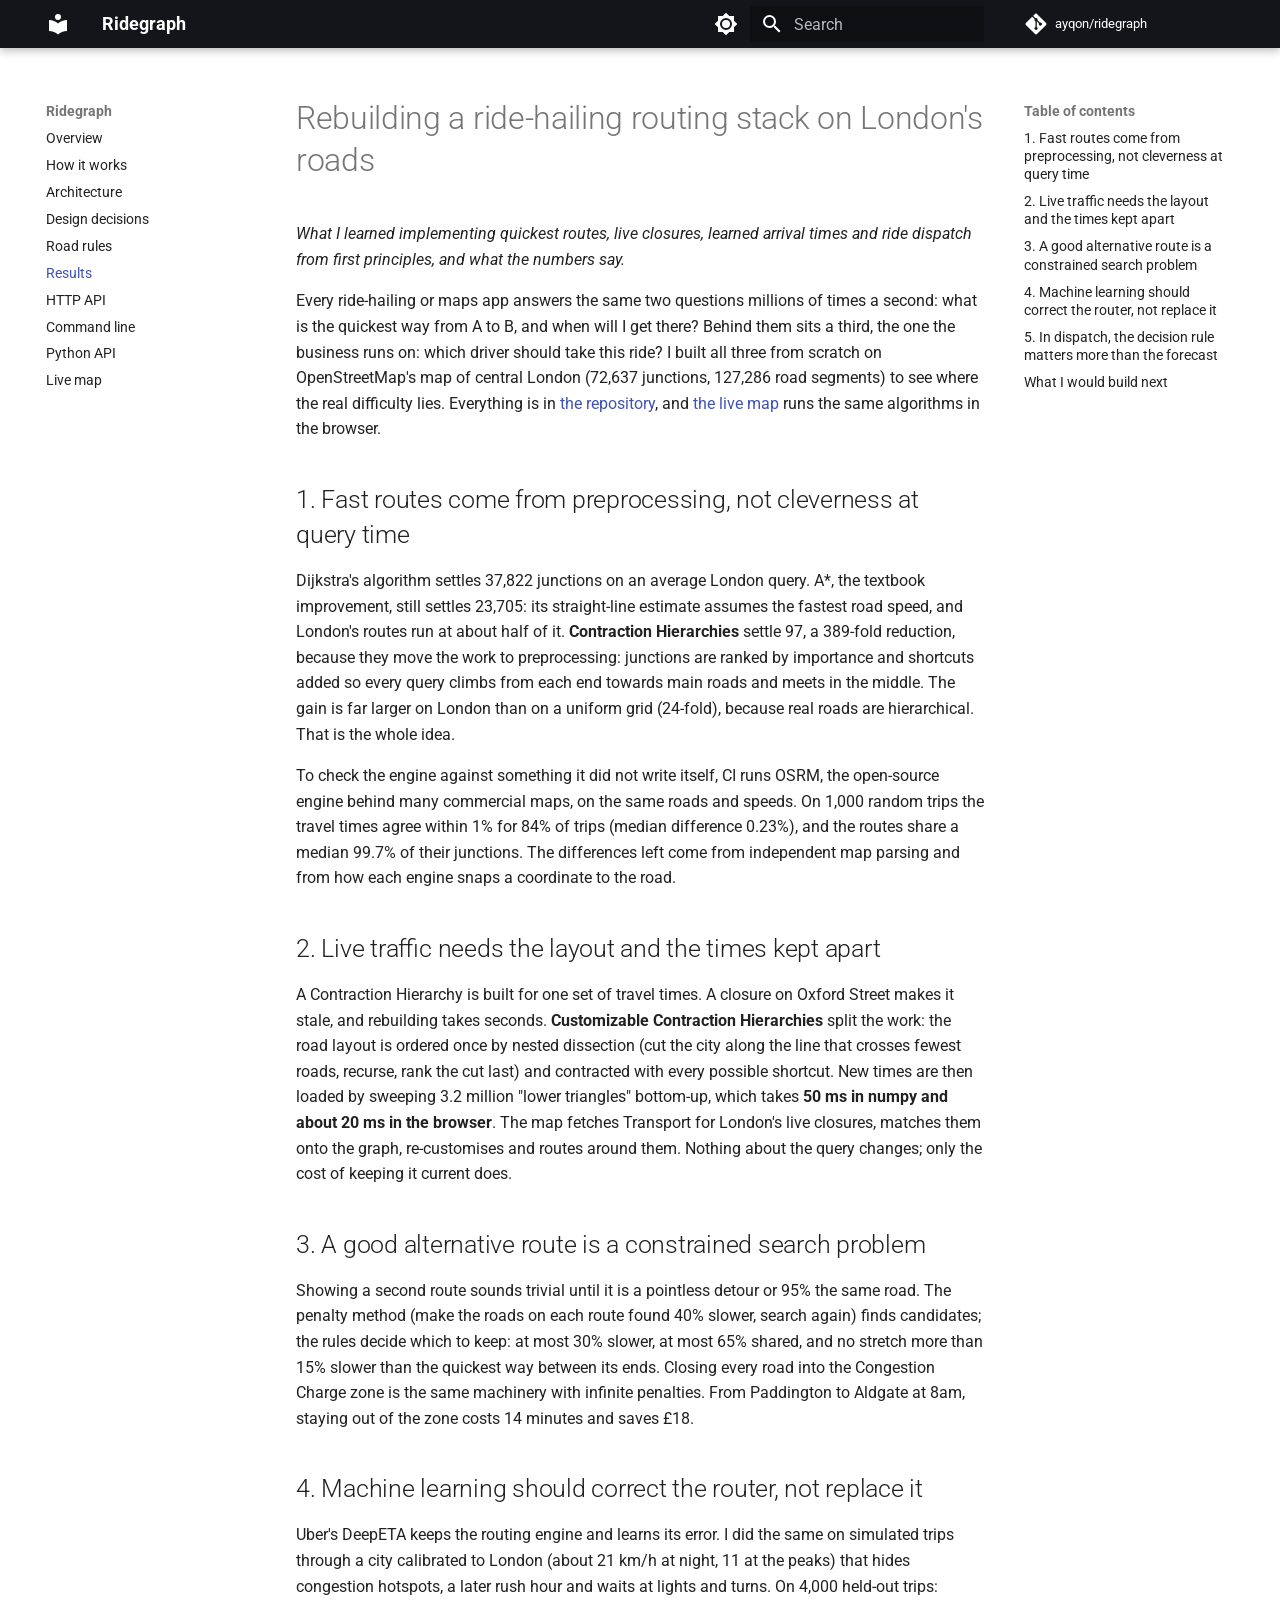
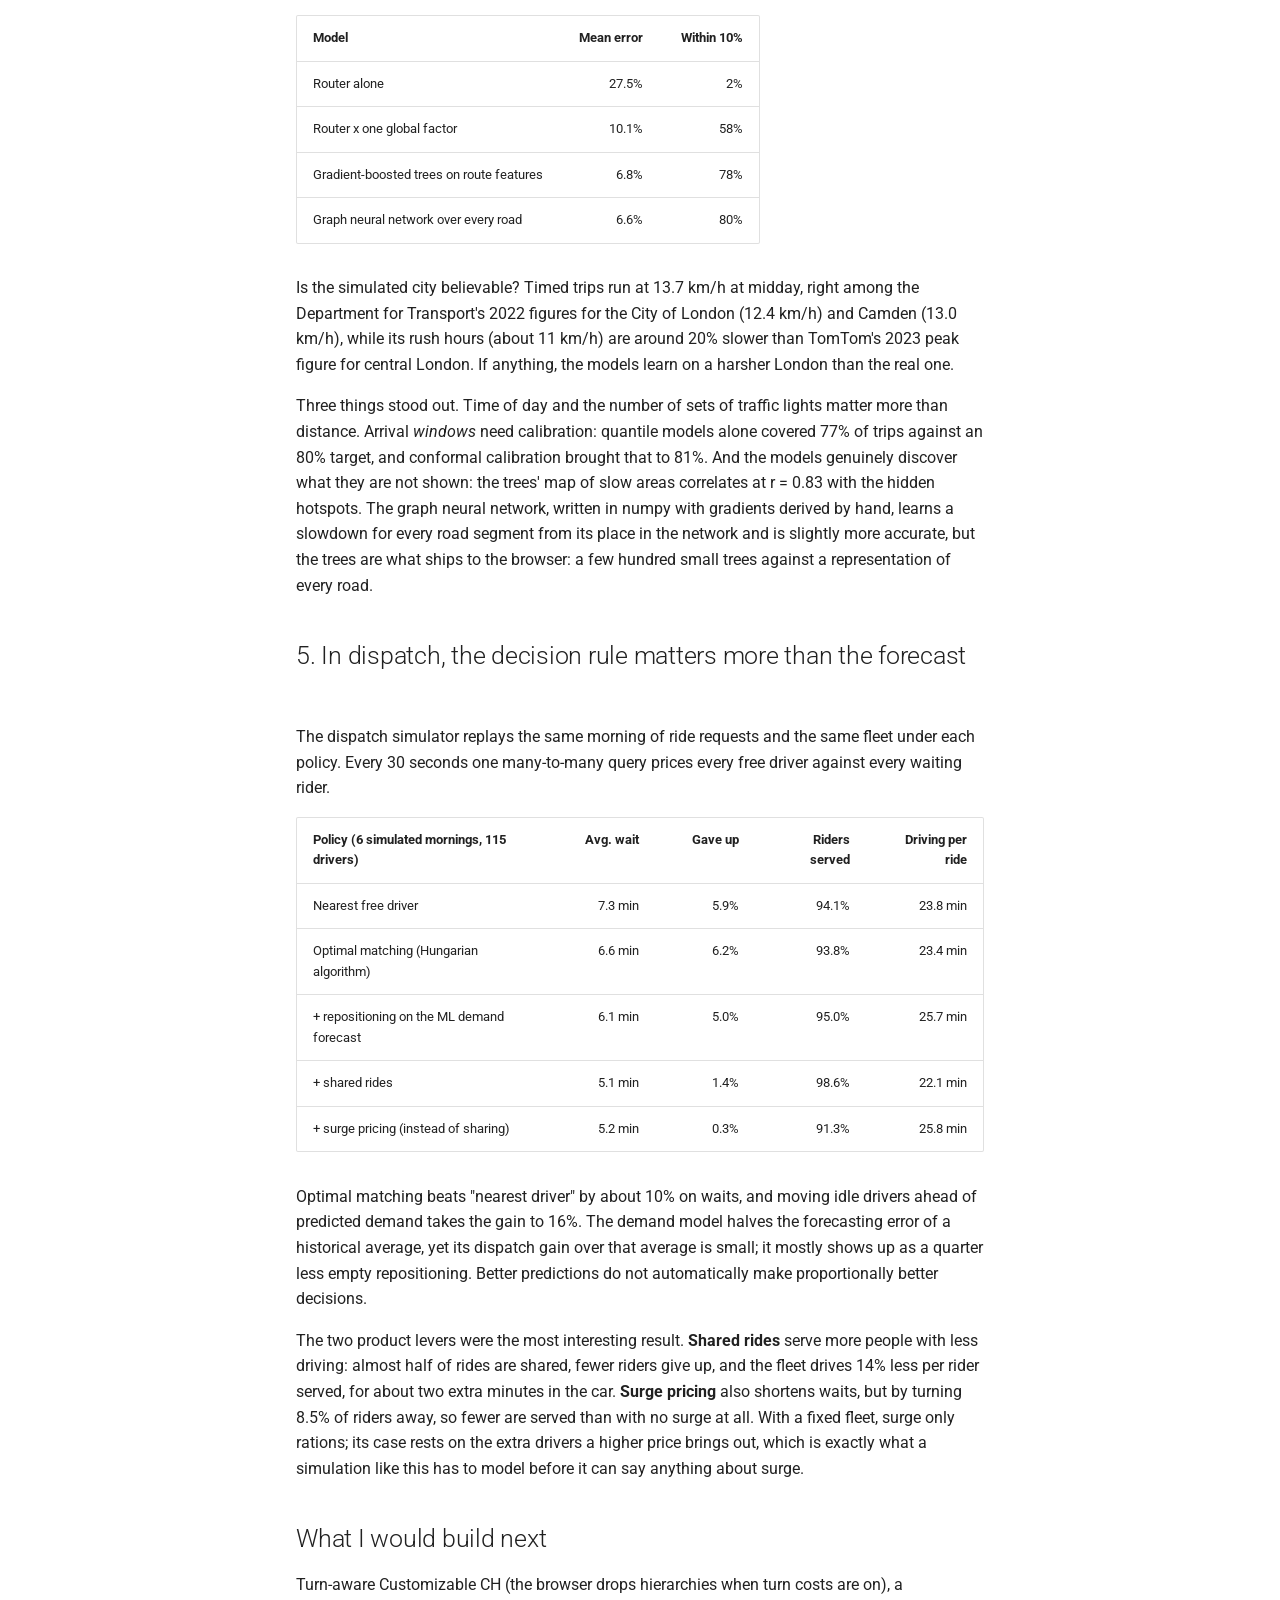
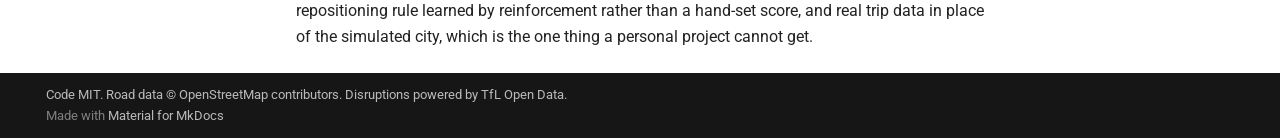
<file: docs/writeup/index.html>
<!doctype html>
<html lang="en" class="no-js">
  <head>
    
      <meta charset="utf-8">
      <meta name="viewport" content="width=device-width,initial-scale=1">
      
        <meta name="description" content="Routing, arrival-time prediction and ride dispatch on real city road networks, written from scratch.">
      
      
      
        <link rel="canonical" href="https://ridegraph.dev/docs/writeup/">
      
      
        <link rel="prev" href="../road-rules/">
      
      
        <link rel="next" href="../http-api/">
      
      
        
      
      
      <link rel="icon" href="../assets/images/favicon.png">
      <meta name="generator" content="mkdocs-1.6.1, mkdocs-material-9.8.0">
    
    
      
        <title>Results - Ridegraph</title>
      
    
    
      <link rel="stylesheet" href="../assets/stylesheets/main.57a0d79d.min.css">
      
        
        <link rel="stylesheet" href="../assets/stylesheets/palette.fb2fffe2.min.css">
      
      


    
    
      
    
    
      
        
        
        <link rel="preconnect" href="https://fonts.gstatic.com" crossorigin>
        <link rel="stylesheet" href="https://fonts.googleapis.com/css?family=Roboto:300,300i,400,400i,700,700i%7CRoboto+Mono:400,400i,700,700i&display=fallback">
        <style>:root{--md-text-font:"Roboto";--md-code-font:"Roboto Mono"}</style>
      
    
    
      <link rel="stylesheet" href="../assets/_mkdocstrings.css">
    
    <script>__md_scope=new URL("..",location),__md_hash=e=>[...e].reduce(((e,_)=>(e<<5)-e+_.charCodeAt(0)),0),__md_get=(e,_=localStorage,t=__md_scope)=>JSON.parse(_.getItem(t.pathname+"."+e)),__md_set=(e,_,t=localStorage,a=__md_scope)=>{try{t.setItem(a.pathname+"."+e,JSON.stringify(_))}catch(e){}}</script>
    
      

    
    
  </head>
  
  
    
    
      
    
    
    
    
    <body dir="ltr" data-md-color-scheme="default" data-md-color-primary="black" data-md-color-accent="grey">
  
    
    <input class="md-toggle" data-md-toggle="drawer" type="checkbox" id="__drawer" autocomplete="off">
    <input class="md-toggle" data-md-toggle="search" type="checkbox" id="__search" autocomplete="off">
    <label class="md-overlay" for="__drawer"></label>
    <div data-md-component="skip">
      
        
        <a href="#rebuilding-a-ride-hailing-routing-stack-on-londons-roads" class="md-skip">
          Skip to content
        </a>
      
    </div>
    <div data-md-component="announce">
      
    </div>
    
    
      

  

<header class="md-header md-header--shadow" data-md-component="header">
  <nav class="md-header__inner md-grid" aria-label="Header">
    <a href=".." title="Ridegraph" class="md-header__button md-logo" aria-label="Ridegraph" data-md-component="logo">
      
  
  <svg xmlns="http://www.w3.org/2000/svg" viewBox="0 0 24 24"><path d="M12 8a3 3 0 0 0 3-3 3 3 0 0 0-3-3 3 3 0 0 0-3 3 3 3 0 0 0 3 3m0 3.54C9.64 9.35 6.5 8 3 8v11c3.5 0 6.64 1.35 9 3.54 2.36-2.19 5.5-3.54 9-3.54V8c-3.5 0-6.64 1.35-9 3.54"/></svg>

    </a>
    <label class="md-header__button md-icon" for="__drawer">
      
      <svg xmlns="http://www.w3.org/2000/svg" viewBox="0 0 24 24"><path d="M3 6h18v2H3zm0 5h18v2H3zm0 5h18v2H3z"/></svg>
    </label>
    <div class="md-header__title" data-md-component="header-title">
      <div class="md-header__ellipsis">
        <div class="md-header__topic">
          <span class="md-ellipsis">
            Ridegraph
          </span>
        </div>
        <div class="md-header__topic" data-md-component="header-topic">
          <span class="md-ellipsis">
            
              Results
            
          </span>
        </div>
      </div>
    </div>
    
      
        <form class="md-header__option" data-md-component="palette">
  
    
    
    
    <input class="md-option" data-md-color-media="" data-md-color-scheme="default" data-md-color-primary="black" data-md-color-accent="grey"  aria-label="Dark mode"  type="radio" name="__palette" id="__palette_0">
    
      <label class="md-header__button md-icon" title="Dark mode" for="__palette_1" hidden>
        <svg xmlns="http://www.w3.org/2000/svg" viewBox="0 0 24 24"><path d="M12 8a4 4 0 0 0-4 4 4 4 0 0 0 4 4 4 4 0 0 0 4-4 4 4 0 0 0-4-4m0 10a6 6 0 0 1-6-6 6 6 0 0 1 6-6 6 6 0 0 1 6 6 6 6 0 0 1-6 6m8-9.31V4h-4.69L12 .69 8.69 4H4v4.69L.69 12 4 15.31V20h4.69L12 23.31 15.31 20H20v-4.69L23.31 12z"/></svg>
      </label>
    
  
    
    
    
    <input class="md-option" data-md-color-media="" data-md-color-scheme="slate" data-md-color-primary="black" data-md-color-accent="grey"  aria-label="Light mode"  type="radio" name="__palette" id="__palette_1">
    
      <label class="md-header__button md-icon" title="Light mode" for="__palette_0" hidden>
        <svg xmlns="http://www.w3.org/2000/svg" viewBox="0 0 24 24"><path d="M12 18c-.89 0-1.74-.2-2.5-.55C11.56 16.5 13 14.42 13 12s-1.44-4.5-3.5-5.45C10.26 6.2 11.11 6 12 6a6 6 0 0 1 6 6 6 6 0 0 1-6 6m8-9.31V4h-4.69L12 .69 8.69 4H4v4.69L.69 12 4 15.31V20h4.69L12 23.31 15.31 20H20v-4.69L23.31 12z"/></svg>
      </label>
    
  
</form>
      
    
    
      <script>var palette=__md_get("__palette");if(palette&&palette.color){if("(prefers-color-scheme)"===palette.color.media){var media=matchMedia("(prefers-color-scheme: light)"),input=document.querySelector(media.matches?"[data-md-color-media='(prefers-color-scheme: light)']":"[data-md-color-media='(prefers-color-scheme: dark)']");palette.color.media=input.getAttribute("data-md-color-media"),palette.color.scheme=input.getAttribute("data-md-color-scheme"),palette.color.primary=input.getAttribute("data-md-color-primary"),palette.color.accent=input.getAttribute("data-md-color-accent")}for(var[key,value]of Object.entries(palette.color))document.body.setAttribute("data-md-color-"+key,value)}</script>
    
    
    
      
      
        <label class="md-header__button md-icon" for="__search">
          
          <svg xmlns="http://www.w3.org/2000/svg" viewBox="0 0 24 24"><path d="M9.5 3A6.5 6.5 0 0 1 16 9.5c0 1.61-.59 3.09-1.56 4.23l.27.27h.79l5 5-1.5 1.5-5-5v-.79l-.27-.27A6.52 6.52 0 0 1 9.5 16 6.5 6.5 0 0 1 3 9.5 6.5 6.5 0 0 1 9.5 3m0 2C7 5 5 7 5 9.5S7 14 9.5 14 14 12 14 9.5 12 5 9.5 5"/></svg>
        </label>
        <div class="md-search" data-md-component="search" role="dialog">
  <label class="md-search__overlay" for="__search"></label>
  <div class="md-search__inner" role="search">
    <form class="md-search__form" name="search">
      <input type="text" class="md-search__input" name="query" aria-label="Search" placeholder="Search" autocapitalize="off" autocorrect="off" autocomplete="off" spellcheck="false" data-md-component="search-query" required>
      <label class="md-search__icon md-icon" for="__search">
        
        <svg xmlns="http://www.w3.org/2000/svg" viewBox="0 0 24 24"><path d="M9.5 3A6.5 6.5 0 0 1 16 9.5c0 1.61-.59 3.09-1.56 4.23l.27.27h.79l5 5-1.5 1.5-5-5v-.79l-.27-.27A6.52 6.52 0 0 1 9.5 16 6.5 6.5 0 0 1 3 9.5 6.5 6.5 0 0 1 9.5 3m0 2C7 5 5 7 5 9.5S7 14 9.5 14 14 12 14 9.5 12 5 9.5 5"/></svg>
        
        <svg xmlns="http://www.w3.org/2000/svg" viewBox="0 0 24 24"><path d="M20 11v2H8l5.5 5.5-1.42 1.42L4.16 12l7.92-7.92L13.5 5.5 8 11z"/></svg>
      </label>
      <nav class="md-search__options" aria-label="Search">
        
        <button type="reset" class="md-search__icon md-icon" title="Clear" aria-label="Clear" tabindex="-1">
          
          <svg xmlns="http://www.w3.org/2000/svg" viewBox="0 0 24 24"><path d="M19 6.41 17.59 5 12 10.59 6.41 5 5 6.41 10.59 12 5 17.59 6.41 19 12 13.41 17.59 19 19 17.59 13.41 12z"/></svg>
        </button>
      </nav>
      
    </form>
    <div class="md-search__output">
      <div class="md-search__scrollwrap" tabindex="0" data-md-scrollfix>
        <div class="md-search-result" data-md-component="search-result">
          <div class="md-search-result__meta">
            Initializing search
          </div>
          <ol class="md-search-result__list" role="presentation"></ol>
        </div>
      </div>
    </div>
  </div>
</div>
      
    
    
      <div class="md-header__source">
        <a href="https://github.com/ayqon/ridegraph" title="Go to repository" class="md-source" data-md-component="source">
  <div class="md-source__icon md-icon">
    
    <svg xmlns="http://www.w3.org/2000/svg" viewBox="0 0 448 512"><!--! Font Awesome Free 7.1.0 by @fontawesome - https://fontawesome.com License - https://fontawesome.com/license/free (Icons: CC BY 4.0, Fonts: SIL OFL 1.1, Code: MIT License) Copyright 2025 Fonticons, Inc.--><path d="M439.6 236.1 244 40.5c-5.4-5.5-12.8-8.5-20.4-8.5s-15 3-20.4 8.4L162.5 81l51.5 51.5c27.1-9.1 52.7 16.8 43.4 43.7l49.7 49.7c34.2-11.8 61.2 31 35.5 56.7-26.5 26.5-70.2-2.9-56-37.3L240.3 199v121.9c25.3 12.5 22.3 41.8 9.1 55-6.4 6.4-15.2 10.1-24.3 10.1s-17.8-3.6-24.3-10.1c-17.6-17.6-11.1-46.9 11.2-56v-123c-20.8-8.5-24.6-30.7-18.6-45L142.6 101 8.5 235.1C3 240.6 0 247.9 0 255.5s3 15 8.5 20.4l195.6 195.7c5.4 5.4 12.7 8.4 20.4 8.4s15-3 20.4-8.4l194.7-194.7c5.4-5.4 8.4-12.8 8.4-20.4s-3-15-8.4-20.4"/></svg>
  </div>
  <div class="md-source__repository">
    ayqon/ridegraph
  </div>
</a>
      </div>
    
  </nav>
  
</header>
    
    <div class="md-container" data-md-component="container">
      
      
        
          
        
      
      <main class="md-main" data-md-component="main">
        <div class="md-main__inner md-grid">
          
            
              
              <div class="md-sidebar md-sidebar--primary" data-md-component="sidebar" data-md-type="navigation" >
                <div class="md-sidebar__scrollwrap">
                  <div class="md-sidebar__inner">
                    



<nav class="md-nav md-nav--primary" aria-label="Navigation" data-md-level="0">
  <label class="md-nav__title" for="__drawer">
    <a href=".." title="Ridegraph" class="md-nav__button md-logo" aria-label="Ridegraph" data-md-component="logo">
      
  
  <svg xmlns="http://www.w3.org/2000/svg" viewBox="0 0 24 24"><path d="M12 8a3 3 0 0 0 3-3 3 3 0 0 0-3-3 3 3 0 0 0-3 3 3 3 0 0 0 3 3m0 3.54C9.64 9.35 6.5 8 3 8v11c3.5 0 6.64 1.35 9 3.54 2.36-2.19 5.5-3.54 9-3.54V8c-3.5 0-6.64 1.35-9 3.54"/></svg>

    </a>
    Ridegraph
  </label>
  
    <div class="md-nav__source">
      <a href="https://github.com/ayqon/ridegraph" title="Go to repository" class="md-source" data-md-component="source">
  <div class="md-source__icon md-icon">
    
    <svg xmlns="http://www.w3.org/2000/svg" viewBox="0 0 448 512"><!--! Font Awesome Free 7.1.0 by @fontawesome - https://fontawesome.com License - https://fontawesome.com/license/free (Icons: CC BY 4.0, Fonts: SIL OFL 1.1, Code: MIT License) Copyright 2025 Fonticons, Inc.--><path d="M439.6 236.1 244 40.5c-5.4-5.5-12.8-8.5-20.4-8.5s-15 3-20.4 8.4L162.5 81l51.5 51.5c27.1-9.1 52.7 16.8 43.4 43.7l49.7 49.7c34.2-11.8 61.2 31 35.5 56.7-26.5 26.5-70.2-2.9-56-37.3L240.3 199v121.9c25.3 12.5 22.3 41.8 9.1 55-6.4 6.4-15.2 10.1-24.3 10.1s-17.8-3.6-24.3-10.1c-17.6-17.6-11.1-46.9 11.2-56v-123c-20.8-8.5-24.6-30.7-18.6-45L142.6 101 8.5 235.1C3 240.6 0 247.9 0 255.5s3 15 8.5 20.4l195.6 195.7c5.4 5.4 12.7 8.4 20.4 8.4s15-3 20.4-8.4l194.7-194.7c5.4-5.4 8.4-12.8 8.4-20.4s-3-15-8.4-20.4"/></svg>
  </div>
  <div class="md-source__repository">
    ayqon/ridegraph
  </div>
</a>
    </div>
  
  <ul class="md-nav__list" data-md-scrollfix>
    
      
      
  
  
  
  
    <li class="md-nav__item">
      <a href=".." class="md-nav__link">
        
  
  
  <span class="md-ellipsis">
    
  
    Overview
  

    
  </span>
  
  

      </a>
    </li>
  

    
      
      
  
  
  
  
    <li class="md-nav__item">
      <a href="../how-it-works/" class="md-nav__link">
        
  
  
  <span class="md-ellipsis">
    
  
    How it works
  

    
  </span>
  
  

      </a>
    </li>
  

    
      
      
  
  
  
  
    <li class="md-nav__item">
      <a href="../architecture/" class="md-nav__link">
        
  
  
  <span class="md-ellipsis">
    
  
    Architecture
  

    
  </span>
  
  

      </a>
    </li>
  

    
      
      
  
  
  
  
    <li class="md-nav__item">
      <a href="../decisions/" class="md-nav__link">
        
  
  
  <span class="md-ellipsis">
    
  
    Design decisions
  

    
  </span>
  
  

      </a>
    </li>
  

    
      
      
  
  
  
  
    <li class="md-nav__item">
      <a href="../road-rules/" class="md-nav__link">
        
  
  
  <span class="md-ellipsis">
    
  
    Road rules
  

    
  </span>
  
  

      </a>
    </li>
  

    
      
      
  
  
    
  
  
  
    <li class="md-nav__item md-nav__item--active">
      
      <input class="md-nav__toggle md-toggle" type="checkbox" id="__toc">
      
      
        
      
      
        <label class="md-nav__link md-nav__link--active" for="__toc">
          
  
  
  <span class="md-ellipsis">
    
  
    Results
  

    
  </span>
  
  

          <span class="md-nav__icon md-icon"></span>
        </label>
      
      <a href="./" class="md-nav__link md-nav__link--active">
        
  
  
  <span class="md-ellipsis">
    
  
    Results
  

    
  </span>
  
  

      </a>
      
        

<nav class="md-nav md-nav--secondary" aria-label="Table of contents">
  
  
  
    
  
  
    <label class="md-nav__title" for="__toc">
      <span class="md-nav__icon md-icon"></span>
      Table of contents
    </label>
    <ul class="md-nav__list" data-md-component="toc" data-md-scrollfix>
      
        <li class="md-nav__item">
  <a href="#1-fast-routes-come-from-preprocessing-not-cleverness-at-query-time" class="md-nav__link">
    <span class="md-ellipsis">
      
        1. Fast routes come from preprocessing, not cleverness at query time
      
    </span>
  </a>
  
</li>
      
        <li class="md-nav__item">
  <a href="#2-live-traffic-needs-the-layout-and-the-times-kept-apart" class="md-nav__link">
    <span class="md-ellipsis">
      
        2. Live traffic needs the layout and the times kept apart
      
    </span>
  </a>
  
</li>
      
        <li class="md-nav__item">
  <a href="#3-a-good-alternative-route-is-a-constrained-search-problem" class="md-nav__link">
    <span class="md-ellipsis">
      
        3. A good alternative route is a constrained search problem
      
    </span>
  </a>
  
</li>
      
        <li class="md-nav__item">
  <a href="#4-machine-learning-should-correct-the-router-not-replace-it" class="md-nav__link">
    <span class="md-ellipsis">
      
        4. Machine learning should correct the router, not replace it
      
    </span>
  </a>
  
</li>
      
        <li class="md-nav__item">
  <a href="#5-in-dispatch-the-decision-rule-matters-more-than-the-forecast" class="md-nav__link">
    <span class="md-ellipsis">
      
        5. In dispatch, the decision rule matters more than the forecast
      
    </span>
  </a>
  
</li>
      
        <li class="md-nav__item">
  <a href="#what-i-would-build-next" class="md-nav__link">
    <span class="md-ellipsis">
      
        What I would build next
      
    </span>
  </a>
  
</li>
      
    </ul>
  
</nav>
      
    </li>
  

    
      
      
  
  
  
  
    <li class="md-nav__item">
      <a href="../http-api/" class="md-nav__link">
        
  
  
  <span class="md-ellipsis">
    
  
    HTTP API
  

    
  </span>
  
  

      </a>
    </li>
  

    
      
      
  
  
  
  
    <li class="md-nav__item">
      <a href="../cli/" class="md-nav__link">
        
  
  
  <span class="md-ellipsis">
    
  
    Command line
  

    
  </span>
  
  

      </a>
    </li>
  

    
      
      
  
  
  
  
    <li class="md-nav__item">
      <a href="../api/" class="md-nav__link">
        
  
  
  <span class="md-ellipsis">
    
  
    Python API
  

    
  </span>
  
  

      </a>
    </li>
  

    
      
      
  
  
  
  
    <li class="md-nav__item">
      <a href="https://ridegraph.dev/" class="md-nav__link">
        
  
  
  <span class="md-ellipsis">
    
  
    Live map
  

    
  </span>
  
  

      </a>
    </li>
  

    
  </ul>
</nav>
                  </div>
                </div>
              </div>
            
            
              
              <div class="md-sidebar md-sidebar--secondary" data-md-component="sidebar" data-md-type="toc" >
                <div class="md-sidebar__scrollwrap">
                  <div class="md-sidebar__inner">
                    

<nav class="md-nav md-nav--secondary" aria-label="Table of contents">
  
  
  
    
  
  
    <label class="md-nav__title" for="__toc">
      <span class="md-nav__icon md-icon"></span>
      Table of contents
    </label>
    <ul class="md-nav__list" data-md-component="toc" data-md-scrollfix>
      
        <li class="md-nav__item">
  <a href="#1-fast-routes-come-from-preprocessing-not-cleverness-at-query-time" class="md-nav__link">
    <span class="md-ellipsis">
      
        1. Fast routes come from preprocessing, not cleverness at query time
      
    </span>
  </a>
  
</li>
      
        <li class="md-nav__item">
  <a href="#2-live-traffic-needs-the-layout-and-the-times-kept-apart" class="md-nav__link">
    <span class="md-ellipsis">
      
        2. Live traffic needs the layout and the times kept apart
      
    </span>
  </a>
  
</li>
      
        <li class="md-nav__item">
  <a href="#3-a-good-alternative-route-is-a-constrained-search-problem" class="md-nav__link">
    <span class="md-ellipsis">
      
        3. A good alternative route is a constrained search problem
      
    </span>
  </a>
  
</li>
      
        <li class="md-nav__item">
  <a href="#4-machine-learning-should-correct-the-router-not-replace-it" class="md-nav__link">
    <span class="md-ellipsis">
      
        4. Machine learning should correct the router, not replace it
      
    </span>
  </a>
  
</li>
      
        <li class="md-nav__item">
  <a href="#5-in-dispatch-the-decision-rule-matters-more-than-the-forecast" class="md-nav__link">
    <span class="md-ellipsis">
      
        5. In dispatch, the decision rule matters more than the forecast
      
    </span>
  </a>
  
</li>
      
        <li class="md-nav__item">
  <a href="#what-i-would-build-next" class="md-nav__link">
    <span class="md-ellipsis">
      
        What I would build next
      
    </span>
  </a>
  
</li>
      
    </ul>
  
</nav>
                  </div>
                </div>
              </div>
            
          
          
            <div class="md-content" data-md-component="content">
              
              <article class="md-content__inner md-typeset">
                
                  


  
  


<h1 id="rebuilding-a-ride-hailing-routing-stack-on-londons-roads">Rebuilding a ride-hailing routing stack on London's roads<a class="headerlink" href="#rebuilding-a-ride-hailing-routing-stack-on-londons-roads" title="Permanent link">&para;</a></h1>
<p><em>What I learned implementing quickest routes, live closures, learned arrival
times and ride dispatch from first principles, and what the numbers say.</em></p>
<p>Every ride-hailing or maps app answers the same two questions millions of
times a second: what is the quickest way from A to B, and when will I get
there? Behind them sits a third, the one the business runs on: which driver
should take this ride? I built all three from scratch on OpenStreetMap's map
of central London (72,637 junctions, 127,286 road segments) to see where the
real difficulty lies. Everything is in <a href="https://github.com/ayqon/ridegraph">the repository</a>, and
<a href="https://ridegraph.dev/">the live map</a> runs the same algorithms
in the browser.</p>
<h2 id="1-fast-routes-come-from-preprocessing-not-cleverness-at-query-time">1. Fast routes come from preprocessing, not cleverness at query time<a class="headerlink" href="#1-fast-routes-come-from-preprocessing-not-cleverness-at-query-time" title="Permanent link">&para;</a></h2>
<p>Dijkstra's algorithm settles 37,822 junctions on an average London query. A*,
the textbook improvement, still settles 23,705: its straight-line estimate
assumes the fastest road speed, and London's routes run at about half of
it. <strong>Contraction Hierarchies</strong> settle 97, a 389-fold reduction, because
they move the work to preprocessing: junctions are ranked by importance and
shortcuts added so every query climbs from each end towards main roads and
meets in the middle. The gain is far larger on London than on a uniform
grid (24-fold), because real roads are hierarchical. That is the whole
idea.</p>
<p>To check the engine against something it did not write itself, CI runs OSRM,
the open-source engine behind many commercial maps, on the same roads and
speeds. On 1,000 random trips the travel times agree within 1% for 84% of
trips (median difference 0.23%), and the routes share a median 99.7% of
their junctions. The differences left come from independent map parsing
and from how each engine snaps a coordinate to the road.</p>
<h2 id="2-live-traffic-needs-the-layout-and-the-times-kept-apart">2. Live traffic needs the layout and the times kept apart<a class="headerlink" href="#2-live-traffic-needs-the-layout-and-the-times-kept-apart" title="Permanent link">&para;</a></h2>
<p>A Contraction Hierarchy is built for one set of travel times. A closure on
Oxford Street makes it stale, and rebuilding takes seconds. <strong>Customizable
Contraction Hierarchies</strong> split the work: the road layout is ordered once by
nested dissection (cut the city along the line that crosses fewest roads,
recurse, rank the cut last) and contracted with every possible shortcut.
New times are then loaded by sweeping 3.2 million "lower triangles"
bottom-up, which takes <strong>50 ms in numpy and about 20 ms in the browser</strong>. The
map fetches Transport for London's live closures, matches them onto the
graph, re-customises and routes around them. Nothing about the query
changes; only the cost of keeping it current does.</p>
<h2 id="3-a-good-alternative-route-is-a-constrained-search-problem">3. A good alternative route is a constrained search problem<a class="headerlink" href="#3-a-good-alternative-route-is-a-constrained-search-problem" title="Permanent link">&para;</a></h2>
<p>Showing a second route sounds trivial until it is a pointless detour or 95%
the same road. The penalty method (make the roads on each route found 40%
slower, search again) finds candidates; the rules decide which to keep: at
most 30% slower, at most 65% shared, and no stretch more than 15% slower
than the quickest way between its ends. Closing every road into the
Congestion Charge zone is the same machinery with infinite penalties. From
Paddington to Aldgate at 8am, staying out of the zone costs 14 minutes and
saves £18.</p>
<h2 id="4-machine-learning-should-correct-the-router-not-replace-it">4. Machine learning should correct the router, not replace it<a class="headerlink" href="#4-machine-learning-should-correct-the-router-not-replace-it" title="Permanent link">&para;</a></h2>
<p>Uber's DeepETA keeps the routing engine and learns its error. I did the same
on simulated trips through a city calibrated to London (about 21 km/h at
night, 11 at the peaks) that hides congestion hotspots, a later rush hour
and waits at lights and turns. On 4,000 held-out trips:</p>
<table>
<thead>
<tr>
<th>Model</th>
<th style="text-align: right;">Mean error</th>
<th style="text-align: right;">Within 10%</th>
</tr>
</thead>
<tbody>
<tr>
<td>Router alone</td>
<td style="text-align: right;">27.5%</td>
<td style="text-align: right;">2%</td>
</tr>
<tr>
<td>Router x one global factor</td>
<td style="text-align: right;">10.1%</td>
<td style="text-align: right;">58%</td>
</tr>
<tr>
<td>Gradient-boosted trees on route features</td>
<td style="text-align: right;">6.8%</td>
<td style="text-align: right;">78%</td>
</tr>
<tr>
<td>Graph neural network over every road</td>
<td style="text-align: right;">6.6%</td>
<td style="text-align: right;">80%</td>
</tr>
</tbody>
</table>
<p>Is the simulated city believable? Timed trips run at 13.7 km/h at midday,
right among the Department for Transport's 2022 figures for the City of
London (12.4 km/h) and Camden (13.0 km/h), while its rush hours (about 11
km/h) are around 20% slower than TomTom's 2023 peak figure for central
London. If anything, the models learn on a harsher London than the real one.</p>
<p>Three things stood out. Time of day and the number of sets of traffic lights
matter more than distance. Arrival <em>windows</em> need calibration: quantile
models alone covered 77% of trips against an 80% target, and conformal
calibration brought that to 81%. And the models genuinely discover what they
are not shown: the trees' map of slow areas correlates at r = 0.83 with the
hidden hotspots. The graph neural network, written in numpy with gradients
derived by hand, learns a slowdown for every road segment from its place in
the network and is slightly more accurate, but the trees are what ships to
the browser: a few hundred small trees against a representation of every
road.</p>
<h2 id="5-in-dispatch-the-decision-rule-matters-more-than-the-forecast">5. In dispatch, the decision rule matters more than the forecast<a class="headerlink" href="#5-in-dispatch-the-decision-rule-matters-more-than-the-forecast" title="Permanent link">&para;</a></h2>
<p>The dispatch simulator replays the same morning of ride requests and the
same fleet under each policy. Every 30 seconds one many-to-many query
prices every free driver against every waiting rider.</p>
<table>
<thead>
<tr>
<th>Policy (6 simulated mornings, 115 drivers)</th>
<th style="text-align: right;">Avg. wait</th>
<th style="text-align: right;">Gave up</th>
<th style="text-align: right;">Riders served</th>
<th style="text-align: right;">Driving per ride</th>
</tr>
</thead>
<tbody>
<tr>
<td>Nearest free driver</td>
<td style="text-align: right;">7.3 min</td>
<td style="text-align: right;">5.9%</td>
<td style="text-align: right;">94.1%</td>
<td style="text-align: right;">23.8 min</td>
</tr>
<tr>
<td>Optimal matching (Hungarian algorithm)</td>
<td style="text-align: right;">6.6 min</td>
<td style="text-align: right;">6.2%</td>
<td style="text-align: right;">93.8%</td>
<td style="text-align: right;">23.4 min</td>
</tr>
<tr>
<td>+ repositioning on the ML demand forecast</td>
<td style="text-align: right;">6.1 min</td>
<td style="text-align: right;">5.0%</td>
<td style="text-align: right;">95.0%</td>
<td style="text-align: right;">25.7 min</td>
</tr>
<tr>
<td>+ shared rides</td>
<td style="text-align: right;">5.1 min</td>
<td style="text-align: right;">1.4%</td>
<td style="text-align: right;">98.6%</td>
<td style="text-align: right;">22.1 min</td>
</tr>
<tr>
<td>+ surge pricing (instead of sharing)</td>
<td style="text-align: right;">5.2 min</td>
<td style="text-align: right;">0.3%</td>
<td style="text-align: right;">91.3%</td>
<td style="text-align: right;">25.8 min</td>
</tr>
</tbody>
</table>
<p>Optimal matching beats "nearest driver" by about 10% on waits, and moving idle
drivers ahead of predicted demand takes the gain to 16%. The demand model
halves the forecasting error of a historical average, yet its dispatch gain
over that average is small; it mostly shows up as a quarter less empty
repositioning. Better predictions do not automatically make proportionally
better decisions.</p>
<p>The two product levers were the most interesting result. <strong>Shared rides</strong>
serve more people with less driving: almost half of rides are shared,
fewer riders give up, and the fleet drives 14% less per rider served, for
about two extra minutes in the car. <strong>Surge pricing</strong> also shortens waits,
but by turning 8.5% of riders away, so fewer are served than with no surge
at all. With a fixed fleet, surge only rations; its case rests on the extra
drivers a higher price brings out, which is exactly what a simulation like
this has to model before it can say anything about surge.</p>
<h2 id="what-i-would-build-next">What I would build next<a class="headerlink" href="#what-i-would-build-next" title="Permanent link">&para;</a></h2>
<p>Turn-aware Customizable CH (the browser drops hierarchies when turn costs
are on), a repositioning rule learned by reinforcement rather than a
hand-set score, and real trip data in place of the simulated city, which is
the one thing a personal project cannot get.</p>












                
              </article>
            </div>
          
          
<script>var target=document.getElementById(location.hash.slice(1));target&&target.name&&(target.checked=target.name.startsWith("__tabbed_"))</script>
        </div>
        
          <button type="button" class="md-top md-icon" data-md-component="top" hidden>
  
  <svg xmlns="http://www.w3.org/2000/svg" viewBox="0 0 24 24"><path d="M13 20h-2V8l-5.5 5.5-1.42-1.42L12 4.16l7.92 7.92-1.42 1.42L13 8z"/></svg>
  Back to top
</button>
        
      </main>
      
        <footer class="md-footer">
  
  <div class="md-footer-meta md-typeset">
    <div class="md-footer-meta__inner md-grid">
      <div class="md-copyright">
  
    <div class="md-copyright__highlight">
      Code MIT. Road data © OpenStreetMap contributors. Disruptions powered by TfL Open Data.
    </div>
  
  
    Made with
    <a href="https://squidfunk.github.io/mkdocs-material/" target="_blank" rel="noopener">
      Material for MkDocs
    </a>
  
</div>
      
    </div>
  </div>
</footer>
      
    </div>
    <div class="md-dialog" data-md-component="dialog">
      <div class="md-dialog__inner md-typeset"></div>
    </div>
    
    
    
      
      
      <script id="__config" type="application/json">{"annotate": null, "base": "..", "features": ["navigation.sections", "navigation.top", "content.code.copy", "search.highlight"], "search": "../assets/javascripts/workers/search.a7633da7.min.js", "tags": null, "translations": {"clipboard.copied": "Copied to clipboard", "clipboard.copy": "Copy to clipboard", "search.result.more.one": "1 more on this page", "search.result.more.other": "# more on this page", "search.result.none": "No matching documents", "search.result.one": "1 matching document", "search.result.other": "# matching documents", "search.result.placeholder": "Type to start searching", "search.result.term.missing": "Missing", "select.version": "Select version"}, "version": null}</script>
    
    
      <script src="../assets/javascripts/bundle.c21346df.min.js"></script>
      
    
  </body>
</html>
</file>
<file: css/app.css>
/* ridegraph map demo. A black and white street-atlas look: the controls are
   the atlas cover, the map keeps its colours: a page with its grid letters
   and numbers around the edge. */

:root {
  --cover: #ffffff;
  --ink: #111111;
  --ink-soft: #4a4a4a;
  --land: #e5e7e3;
  --paper: #ffffff;
  --search-a: #1b3a8c;
  --search-b: #a3268f;
  --muted: #9a9a90;
  --route: #ffd21f;
  --a-road: #e3404a;
  --b-road: #f4a524;
  --trunk: #3a9d65;

  --display: "Barlow Condensed", "Arial Narrow", sans-serif;
  --body: "Barlow", "Helvetica Neue", Arial, sans-serif;
  --mono: "IBM Plex Mono", ui-monospace, Menlo, monospace;

  --ruler: 24px;
  --panel: 380px;
}

* {
  box-sizing: border-box;
}

[hidden] {
  display: none !important;
}

html,
body {
  margin: 0;
  height: 100%;
  background: var(--ink);
  color: var(--ink);
  font: 400 15px/1.45 var(--body);
}

a {
  color: inherit;
  text-decoration-thickness: 1.5px;
  text-underline-offset: 2px;
}

:focus-visible {
  outline: 3px solid var(--ink);
  outline-offset: 2px;
}

.layout {
  display: grid;
  grid-template-columns: var(--panel) 1fr;
  height: 100vh;
  height: 100dvh;
}

/* ------------------------------------------------------------ cover */

.cover {
  background: var(--cover);
  padding: 22px 24px 16px;
  overflow-y: auto;
  display: flex;
  flex-direction: column;
  gap: 16px;
  border-right: 3px solid var(--ink);
}

.wordmark {
  margin: 0;
  font: 800 60px/0.82 var(--display);
  letter-spacing: -0.02em;
  text-transform: uppercase;
}

.place {
  margin: 6px 0 0;
  display: inline-block;
  background: var(--ink);
  color: var(--cover);
  font: 600 15px/1 var(--display);
  letter-spacing: 0.14em;
  text-transform: uppercase;
  padding: 6px 9px 5px;
}

.lede {
  margin: 12px 0 0;
  max-width: 34ch;
  color: var(--ink-soft);
}

.modes {
  display: grid;
  grid-template-columns: 1fr 1fr;
  gap: 2px;
  margin-top: 14px;
  border: 2px solid var(--ink);
  background: var(--ink);
}

.modes button {
  border: 0;
  background: var(--cover);
  padding: 9px 8px 8px;
  font: 600 15px/1 var(--display);
  letter-spacing: 0.06em;
  text-transform: uppercase;
  color: var(--ink);
  cursor: pointer;
}

.modes button[aria-selected="true"] {
  background: var(--ink);
  color: var(--cover);
}

.modes button:focus-visible {
  outline: 3px solid var(--ink);
  outline-offset: -5px;
}

.cities {
  display: flex;
  flex-wrap: wrap;
  gap: 6px;
  margin: 12px 0 2px;
}

.cities a {
  padding: 4px 10px 3px;
  border: 2px solid var(--ink);
  font: 600 14px/1.1 var(--display);
  letter-spacing: 0.04em;
  text-transform: uppercase;
  color: var(--ink);
  text-decoration: none;
}

.cities a[aria-current="page"] {
  background: var(--ink);
  color: var(--cover);
}

.cities a:focus-visible {
  outline: 3px solid var(--ink);
  outline-offset: 2px;
}

.stops {
  list-style: none;
  margin: 0;
  padding: 0;
  border-top: 2px solid var(--ink);
}

.stops li {
  display: grid;
  grid-template-columns: 26px 1fr auto;
  gap: 10px;
  align-items: center;
  padding: 6px 0 5px;
  border-bottom: 1px solid rgba(17, 17, 17, 0.35);
  font: 500 15px/1.2 var(--display);
}

.stop-mark {
  width: 22px;
  height: 22px;
  display: grid;
  place-items: center;
  border: 2px solid var(--ink);
  background: var(--paper);
  font: 800 13px/1 var(--display);
}

.stops li:first-child .stop-mark {
  background: var(--ink);
  color: var(--cover);
}

.stop-visit {
  display: block;
  font: 400 11px/1.3 var(--mono);
  color: var(--ink-soft);
}

.stops button,
.link-button {
  border: 0;
  background: none;
  padding: 2px 0;
  font: 500 13px/1 var(--body);
  color: var(--ink);
  text-decoration: underline;
  text-underline-offset: 2px;
  cursor: pointer;
}

.link-button {
  margin-top: 8px;
  justify-self: start;
}

.mode-panel {
  display: flex;
  flex-direction: column;
  gap: 16px;
}

.playback {
  display: grid;
  grid-template-columns: auto 1fr;
  gap: 10px;
  align-items: center;
  margin-top: 10px;
}

.play {
  border: 0;
  background: var(--ink);
  color: var(--cover);
  font: 600 14px/1 var(--display);
  letter-spacing: 0.08em;
  text-transform: uppercase;
  padding: 8px 12px 7px;
  min-width: 70px;
  cursor: pointer;
}

.playback input[type="range"] {
  width: 100%;
  accent-color: var(--ink);
}

.speeds {
  display: flex;
  gap: 6px;
  margin-top: 8px;
  font: 500 12px/1 var(--mono);
}

.speeds label {
  position: relative;
  cursor: pointer;
}

.speeds input {
  position: absolute;
  opacity: 0;
  inset: 0;
  margin: 0;
}

.speeds span {
  display: block;
  border: 1.5px solid var(--ink);
  padding: 5px 7px 4px;
}

.speeds input:checked + span {
  background: var(--ink);
  color: var(--paper);
}

.speeds input:focus-visible + span {
  outline: 3px solid var(--ink);
  outline-offset: 2px;
}

.key .car {
  width: 10px;
  height: 10px;
  display: inline-block;
  border: 1.5px solid var(--ink);
  border-radius: 2px;
}

.car-idle {
  background: var(--paper);
}
.car-pickup {
  background: var(--search-a);
}
.car-trip {
  background: var(--route);
}
.car-reposition {
  background: var(--muted);
}
.car-shared {
  background: #e86a10;
}
.sw-surge {
  height: 10px;
  background: rgba(232, 106, 16, 0.45);
}

.key .rider {
  width: 9px;
  height: 9px;
  border-radius: 50%;
  display: inline-block;
  background: var(--search-b);
}

.trip {
  border: 3px solid var(--ink);
  background: var(--paper);
  padding: 12px 14px 10px;
}

.trip-eta {
  margin: 0;
  font: 800 44px/0.95 var(--display);
  letter-spacing: -0.01em;
  font-variant-numeric: tabular-nums;
}

.trip-eta small {
  font-size: 0.5em;
  font-weight: 600;
  letter-spacing: 0;
  margin: 0 0.25em 0 0.05em;
}

.trip-meta {
  margin: 8px 0 0;
  font: 400 13px/1.4 var(--mono);
  color: var(--ink-soft);
}

.trip-learned {
  display: flex;
  align-items: baseline;
  flex-wrap: wrap;
  gap: 4px 10px;
  margin: 10px 0 0;
  padding-top: 9px;
  border-top: 2px solid var(--ink);
}

.learned-label {
  font: 600 13px/1 var(--display);
  letter-spacing: 0.12em;
  text-transform: uppercase;
}

.trip-learned b {
  font: 700 19px/1 var(--display);
  font-variant-numeric: tabular-nums;
}

.learned-delta {
  font: 400 12px/1.3 var(--mono);
  color: var(--ink-soft);
}

.model-card {
  border: 2px solid var(--ink);
  padding: 0 12px;
  font-size: 13.5px;
}

.model-card summary {
  cursor: pointer;
  padding: 10px 0 9px;
  font: 600 15px/1 var(--display);
  letter-spacing: 0.12em;
  text-transform: uppercase;
}

.model-card p {
  margin: 0 0 10px;
  color: var(--ink-soft);
}

.model-table {
  width: 100%;
  border-collapse: collapse;
  margin: 0 0 10px;
  font: 400 12px/1.3 var(--mono);
}

.model-table th {
  text-align: left;
  font: 600 12px/1.2 var(--display);
  letter-spacing: 0.06em;
  text-transform: uppercase;
  padding: 0 0 5px;
  border-bottom: 2px solid var(--ink);
}

.model-table th + th,
.model-table td + td {
  text-align: right;
}

.model-table td {
  padding: 5px 0;
  border-bottom: 1px solid rgba(17, 17, 17, 0.25);
}

.model-table tr.is-best td {
  font-weight: 500;
  color: var(--ink);
  background: rgba(17, 17, 17, 0.07);
}

.group {
  margin: 0;
  padding: 0;
  border: 0;
  min-width: 0;
}

legend {
  display: flex;
  justify-content: space-between;
  align-items: baseline;
  width: 100%;
  padding: 0 0 8px;
  font: 600 15px/1 var(--display);
  letter-spacing: 0.12em;
  text-transform: uppercase;
}

.legend-note {
  font: 400 11px/1 var(--mono);
  letter-spacing: 0;
  text-transform: none;
  color: var(--ink-soft);
}

.presets {
  display: grid;
  grid-template-columns: 1fr 1fr;
  gap: 6px;
}

.preset,
.method {
  position: relative;
  display: block;
  cursor: pointer;
}

.preset input,
.method input {
  position: absolute;
  opacity: 0;
  inset: 0;
  margin: 0;
  cursor: pointer;
}

.preset span {
  display: flex;
  justify-content: space-between;
  align-items: baseline;
  border: 2px solid var(--ink);
  padding: 8px 10px 7px;
  font: 600 16px/1 var(--display);
  background: transparent;
}

.preset time {
  font: 500 12px/1 var(--mono);
}

.preset input:checked + span {
  background: var(--ink);
  color: var(--cover);
}

.preset input:focus-visible + span,
.method input:focus-visible + .method-row {
  outline: 3px solid var(--ink);
  outline-offset: 2px;
}

.switch {
  display: grid;
  grid-template-columns: auto 1fr;
  gap: 10px;
  align-items: start;
  margin-top: 12px;
  cursor: pointer;
  position: relative;
}

.switch input {
  position: absolute;
  opacity: 0;
  width: 40px;
  height: 22px;
  margin: 0;
  cursor: pointer;
}

.switch-track {
  width: 40px;
  height: 22px;
  border: 2px solid var(--ink);
  position: relative;
  margin-top: 1px;
}

.switch-track::after {
  content: "";
  position: absolute;
  top: 2px;
  left: 2px;
  width: 14px;
  height: 14px;
  background: var(--ink);
  transition: transform 0.15s ease;
}

.switch input:checked + .switch-track {
  background: var(--ink);
}

.switch input:checked + .switch-track::after {
  background: var(--cover);
  transform: translateX(18px);
}

.switch input:focus-visible + .switch-track {
  outline: 3px solid var(--ink);
  outline-offset: 2px;
}

.switch-text {
  font: 600 16px/1.15 var(--display);
}

.switch-text small {
  display: block;
  margin-top: 2px;
  font: 400 13px/1.35 var(--body);
  color: var(--ink-soft);
}

.method.is-unavailable {
  cursor: not-allowed;
}

.method.is-unavailable .method-row {
  opacity: 0.45;
}

.methods {
  display: grid;
  border-top: 2px solid var(--ink);
}

.method-row {
  display: grid;
  grid-template-columns: 1fr auto;
  gap: 2px 12px;
  padding: 7px 0 6px;
  border-bottom: 1px solid rgba(17, 17, 17, 0.35);
}

.method-name {
  font: 600 18px/1.1 var(--display);
}

.method-name::before {
  content: "";
  display: inline-block;
  width: 10px;
  height: 10px;
  margin-right: 8px;
  border: 2px solid var(--ink);
  border-radius: 50%;
  vertical-align: 1px;
}

.method input:checked + .method-row .method-name::before {
  background: var(--ink);
  box-shadow: inset 0 0 0 2px var(--cover);
}

.method-count {
  font: 500 13px/1.3 var(--mono);
  text-align: right;
  font-variant-numeric: tabular-nums;
}

.method-bar {
  grid-column: 1 / -1;
  height: 6px;
  background: rgba(17, 17, 17, 0.12);
  position: relative;
}

.method-bar i {
  position: absolute;
  inset: 0 auto 0 0;
  min-width: 2px;
  background: var(--ink);
  transition: width 0.45s cubic-bezier(0.2, 0.7, 0.2, 1);
}

.method input:not(:checked) + .method-row .method-bar i {
  background: rgba(17, 17, 17, 0.45);
}

.method-time {
  grid-column: 1 / -1;
  font: 400 11px/1.3 var(--mono);
  color: var(--ink-soft);
}

.band-swatch {
  display: inline-block;
  width: 14px;
  height: 8px;
  margin-right: 8px;
  vertical-align: 2px;
}

.method.is-chosen .method-name::after {
  content: "chosen";
  margin-left: 8px;
  padding: 2px 5px 1px;
  background: var(--ink);
  color: var(--cover);
  font: 600 10px/1 var(--display);
  letter-spacing: 0.1em;
  text-transform: uppercase;
  vertical-align: 2px;
}

#tour-methods .method-name::before,
#tour-methods .method {
  cursor: default;
}

#tour-methods .method-name::before {
  display: none;
}

.method-note {
  margin: 10px 0 0;
  color: var(--ink-soft);
}

.replay {
  margin-top: 12px;
  width: 100%;
  border: 0;
  background: var(--ink);
  color: var(--cover);
  font: 600 17px/1 var(--display);
  letter-spacing: 0.1em;
  text-transform: uppercase;
  padding: 13px 14px 12px;
  cursor: pointer;
}

.replay:hover:not(:disabled) {
  background: var(--ink-soft);
}

.replay:disabled {
  opacity: 0.4;
  cursor: default;
}

.colophon {
  margin-top: auto;
  font-size: 12.5px;
  color: var(--ink-soft);
}

.colophon p {
  margin: 0 0 6px;
}

.colophon a {
  color: var(--ink);
  font-weight: 600;
}

/* ------------------------------------------------------------ atlas page */

.atlas {
  position: relative;
  display: grid;
  grid-template-columns: var(--ruler) 1fr;
  grid-template-rows: var(--ruler) 1fr;
  background: var(--ink);
  min-height: 0;
}

.ruler {
  display: block;
  width: 100%;
  height: 100%;
}

.ruler-top {
  grid-column: 2;
  grid-row: 1;
}

.ruler-left {
  grid-column: 1;
  grid-row: 2;
}

.corner {
  grid-column: 1;
  grid-row: 1;
}

.sheet {
  grid-column: 2;
  grid-row: 2;
  position: relative;
  overflow: hidden;
  background: var(--land);
  min-height: 0;
  touch-action: none;
}

.sheet canvas {
  position: absolute;
  inset: 0;
}

.atlas-overlay {
  cursor: crosshair;
}

.atlas-overlay.is-panning {
  cursor: grabbing;
}

.pin {
  position: absolute;
  left: 0;
  top: 0;
  z-index: 3;
  width: 30px;
  height: 30px;
  margin: -38px 0 0 -15px;
  border: 0;
  padding: 0;
  background: var(--ink);
  color: var(--route);
  font: 800 19px/30px var(--display);
  cursor: grab;
  touch-action: none;
  box-shadow: 0 2px 0 rgba(0, 0, 0, 0.25);
}

/* The pin's point: a small square stem down to the exact location. */
.pin::after {
  content: "";
  position: absolute;
  left: 50%;
  top: 100%;
  width: 3px;
  height: 8px;
  margin-left: -1.5px;
  background: var(--ink);
}

.pin-b {
  background: var(--route);
  color: var(--ink);
  outline: 3px solid var(--ink);
  outline-offset: -3px;
}

.pin:active {
  cursor: grabbing;
}

.pin:focus-visible {
  outline: 3px solid var(--search-a);
  outline-offset: 2px;
}

.zoom {
  position: absolute;
  right: 14px;
  top: 14px;
  z-index: 3;
  display: grid;
  border: 2px solid var(--ink);
}

.zoom button {
  width: 34px;
  height: 34px;
  border: 0;
  background: var(--paper);
  font: 600 22px/1 var(--display);
  cursor: pointer;
}

.zoom button + button {
  border-top: 2px solid var(--ink);
}

.zoom button:hover {
  background: #ececec;
}

.layer-toggle {
  position: absolute;
  right: 14px;
  top: 100px;
  z-index: 3;
  border: 2px solid var(--ink);
  background: var(--paper);
  font: 600 14px/1 var(--display);
  letter-spacing: 0.04em;
  padding: 8px 10px 7px;
  cursor: pointer;
}

.layer-toggle:hover {
  background: #ececec;
}

.layer-toggle[aria-pressed="true"] {
  background: var(--ink);
  color: var(--cover);
}

.key-heat {
  flex-basis: 100%;
}

.ramp {
  display: inline-block;
  width: 70px;
  height: 8px;
  background: linear-gradient(90deg, rgba(17, 17, 17, 0.04), rgba(17, 17, 17, 0.54));
  border: 1px solid rgba(17, 17, 17, 0.4);
}

.hint {
  position: absolute;
  left: 14px;
  top: 14px;
  z-index: 2;
  margin: 0;
  padding: 7px 10px 6px;
  background: var(--ink);
  color: var(--paper);
  font: 500 13px/1 var(--display);
  letter-spacing: 0.04em;
  pointer-events: none;
}

.key {
  position: absolute;
  left: 14px;
  bottom: 14px;
  z-index: 2;
  display: flex;
  flex-wrap: wrap;
  gap: 4px 14px;
  max-width: calc(100% - 28px);
  padding: 8px 11px 7px;
  background: rgba(255, 255, 255, 0.94);
  border: 2px solid var(--ink);
  font: 500 13px/1.2 var(--display);
  pointer-events: none;
}

.key span {
  display: inline-flex;
  align-items: center;
  gap: 6px;
}

.sw {
  width: 18px;
  height: 6px;
  display: inline-block;
}

.sw-route {
  background: var(--route);
  box-shadow: 0 0 0 1.5px var(--ink);
}
.sw-trunk {
  background: var(--trunk);
}
.sw-primary {
  background: var(--a-road);
}
.sw-secondary {
  background: var(--b-road);
}
.sw-alt {
  height: 4px;
  background: var(--muted);
  box-shadow: 0 0 0 1.5px var(--ink);
}
.sw-zone {
  height: 0;
  border-top: 2px dashed rgba(200, 16, 46, 0.85);
}
.sw-closed {
  height: 0;
  border-top: 4px dashed #7a0019;
}
.sw-slow {
  background: #e86a10;
}

.dot {
  width: 8px;
  height: 8px;
  border-radius: 50%;
  display: inline-block;
}

.dot-f {
  background: var(--search-a);
}
.dot-b {
  background: var(--search-b);
}

.error {
  position: absolute;
  inset: 0;
  display: grid;
  place-items: center;
  padding: 24px;
  text-align: center;
  font: 600 20px/1.3 var(--display);
}

/* ------------------------------------------------------------ small screens */

@media (max-width: 860px) {
  .layout {
    grid-template-columns: 1fr;
    grid-template-rows: 62vh auto;
    grid-template-rows: 62dvh auto;
    height: auto;
  }

  .atlas {
    grid-row: 1;
  }

  .cover {
    grid-row: 2;
    border-right: 0;
    border-top: 3px solid var(--ink);
    overflow: visible;
    padding: 20px 16px 20px;
  }

  .wordmark {
    font-size: 58px;
  }

  .lede {
    max-width: none;
  }

  .trip-eta {
    font-size: 44px;
  }

  .key {
    display: none;
  }

  .hint {
    font-size: 12px;
    right: 62px;
  }
}

@media (prefers-reduced-motion: reduce) {
  .method-bar i,
  .switch-track::after {
    transition: none;
  }
}
</file>
<file: docs/assets/_mkdocstrings.css>
/* Avoid breaking parameter names, etc. in table cells. */
.doc-contents td code {
  word-break: normal !important;
}

/* No line break before first paragraph of descriptions. */
.doc-md-description,
.doc-md-description>p:first-child {
  display: inline;
}

/* No text transformation from Material for MkDocs for H5 headings. */
.md-typeset h5 .doc-object-name {
  text-transform: none;
}

/* Max width for docstring sections tables. */
.doc .md-typeset__table,
.doc .md-typeset__table table {
  display: table !important;
  width: 100%;
}

.doc .md-typeset__table tr {
  display: table-row;
}

/* Defaults in Spacy table style. */
.doc-param-default,
.doc-type_param-default {
  float: right;
}

/* Parameter headings must be inline, not blocks. */
.doc-heading-parameter,
.doc-heading-type_parameter {
  display: inline;
}

/* Default font size for parameter headings. */
.md-typeset .doc-heading-parameter {
  font-size: inherit;
}

/* Prefer space on the right, not the left of parameter permalinks. */
.doc-heading-parameter .headerlink,
.doc-heading-type_parameter .headerlink {
  margin-left: 0 !important;
  margin-right: 0.2rem;
}

/* Backward-compatibility: docstring section titles in bold. */
.doc-section-title {
  font-weight: bold;
}

/* Backlinks crumb separator. */
.doc-backlink-crumb {
  display: inline-flex;
  gap: .2rem;
  white-space: nowrap;
  align-items: center;
  vertical-align: middle;
}
.doc-backlink-crumb:not(:first-child)::before {
  background-color: var(--md-default-fg-color--lighter);
  content: "";
  display: inline;
  height: 1rem;
  --md-path-icon: url('data:image/svg+xml;charset=utf-8,<svg xmlns="http://www.w3.org/2000/svg" viewBox="0 0 24 24"><path d="M8.59 16.58 13.17 12 8.59 7.41 10 6l6 6-6 6z"/></svg>');
  -webkit-mask-image: var(--md-path-icon);
  mask-image: var(--md-path-icon);
  width: 1rem;
}
.doc-backlink-crumb.last {
  font-weight: bold;
}

/* Symbols in Navigation and ToC. */
:root, :host,
[data-md-color-scheme="default"] {
  --doc-symbol-parameter-fg-color: #df50af;
  --doc-symbol-type_parameter-fg-color: #df50af;
  --doc-symbol-attribute-fg-color: #953800;
  --doc-symbol-function-fg-color: #8250df;
  --doc-symbol-method-fg-color: #8250df;
  --doc-symbol-class-fg-color: #0550ae;
  --doc-symbol-type_alias-fg-color: #0550ae;
  --doc-symbol-module-fg-color: #5cad0f;

  --doc-symbol-parameter-bg-color: #df50af1a;
  --doc-symbol-type_parameter-bg-color: #df50af1a;
  --doc-symbol-attribute-bg-color: #9538001a;
  --doc-symbol-function-bg-color: #8250df1a;
  --doc-symbol-method-bg-color: #8250df1a;
  --doc-symbol-class-bg-color: #0550ae1a;
  --doc-symbol-type_alias-bg-color: #0550ae1a;
  --doc-symbol-module-bg-color: #5cad0f1a;
}

[data-md-color-scheme="slate"] {
  --doc-symbol-parameter-fg-color: #ffa8cc;
  --doc-symbol-type_parameter-fg-color: #ffa8cc;
  --doc-symbol-attribute-fg-color: #ffa657;
  --doc-symbol-function-fg-color: #d2a8ff;
  --doc-symbol-method-fg-color: #d2a8ff;
  --doc-symbol-class-fg-color: #79c0ff;
  --doc-symbol-type_alias-fg-color: #79c0ff;
  --doc-symbol-module-fg-color: #baff79;

  --doc-symbol-parameter-bg-color: #ffa8cc1a;
  --doc-symbol-type_parameter-bg-color: #ffa8cc1a;
  --doc-symbol-attribute-bg-color: #ffa6571a;
  --doc-symbol-function-bg-color: #d2a8ff1a;
  --doc-symbol-method-bg-color: #d2a8ff1a;
  --doc-symbol-class-bg-color: #79c0ff1a;
  --doc-symbol-type_alias-bg-color: #79c0ff1a;
  --doc-symbol-module-bg-color: #baff791a;
}

code.doc-symbol {
  border-radius: .1rem;
  font-size: .85em;
  padding: 0 .3em;
  font-weight: bold;
}

code.doc-symbol-parameter,
a code.doc-symbol-parameter {
  color: var(--doc-symbol-parameter-fg-color);
  background-color: var(--doc-symbol-parameter-bg-color);
}

code.doc-symbol-parameter::after {
  content: "param";
}

code.doc-symbol-type_parameter,
a code.doc-symbol-type_parameter {
  color: var(--doc-symbol-type_parameter-fg-color);
  background-color: var(--doc-symbol-type_parameter-bg-color);
}

code.doc-symbol-type_parameter::after {
  content: "type-param";
}

code.doc-symbol-attribute,
a code.doc-symbol-attribute {
  color: var(--doc-symbol-attribute-fg-color);
  background-color: var(--doc-symbol-attribute-bg-color);
}

code.doc-symbol-attribute::after {
  content: "attr";
}

code.doc-symbol-function,
a code.doc-symbol-function {
  color: var(--doc-symbol-function-fg-color);
  background-color: var(--doc-symbol-function-bg-color);
}

code.doc-symbol-function::after {
  content: "func";
}

code.doc-symbol-method,
a code.doc-symbol-method {
  color: var(--doc-symbol-method-fg-color);
  background-color: var(--doc-symbol-method-bg-color);
}

code.doc-symbol-method::after {
  content: "meth";
}

code.doc-symbol-class,
a code.doc-symbol-class {
  color: var(--doc-symbol-class-fg-color);
  background-color: var(--doc-symbol-class-bg-color);
}

code.doc-symbol-class::after {
  content: "class";
}


code.doc-symbol-type_alias,
a code.doc-symbol-type_alias {
  color: var(--doc-symbol-type_alias-fg-color);
  background-color: var(--doc-symbol-type_alias-bg-color);
}

code.doc-symbol-type_alias::after {
  content: "type";
}

code.doc-symbol-module,
a code.doc-symbol-module {
  color: var(--doc-symbol-module-fg-color);
  background-color: var(--doc-symbol-module-bg-color);
}

code.doc-symbol-module::after {
  content: "mod";
}

.doc-signature .autorefs {
  color: inherit;
  border-bottom: 1px dotted currentcolor;
}

/* Source code blocks (admonitions). */
:root {
  --md-admonition-icon--mkdocstrings-source: url('data:image/svg+xml;charset=utf-8,<svg xmlns="http://www.w3.org/2000/svg" viewBox="0 0 24 24"><path d="M15.22 4.97a.75.75 0 0 1 1.06 0l6.5 6.5a.75.75 0 0 1 0 1.06l-6.5 6.5a.749.749 0 0 1-1.275-.326.75.75 0 0 1 .215-.734L21.19 12l-5.97-5.97a.75.75 0 0 1 0-1.06m-6.44 0a.75.75 0 0 1 0 1.06L2.81 12l5.97 5.97a.749.749 0 0 1-.326 1.275.75.75 0 0 1-.734-.215l-6.5-6.5a.75.75 0 0 1 0-1.06l6.5-6.5a.75.75 0 0 1 1.06 0"/></svg>')
}
.md-typeset .admonition.mkdocstrings-source,
.md-typeset details.mkdocstrings-source {
  border: none;
  padding: 0;
}
.md-typeset .admonition.mkdocstrings-source:focus-within,
.md-typeset details.mkdocstrings-source:focus-within {
  box-shadow: none;
}
.md-typeset .mkdocstrings-source > .admonition-title,
.md-typeset .mkdocstrings-source > summary {
  background-color: inherit;
}
.md-typeset .mkdocstrings-source > .admonition-title::before,
.md-typeset .mkdocstrings-source > summary::before {
  background-color: var(--md-default-fg-color);
  -webkit-mask-image: var(--md-admonition-icon--mkdocstrings-source);
          mask-image: var(--md-admonition-icon--mkdocstrings-source);
}
</file>
<file: docs/assets/stylesheets/main.57a0d79d.min.css>
@charset "UTF-8";html{box-sizing:border-box;-webkit-text-size-adjust:none;-moz-text-size-adjust:none;text-size-adjust:none}*,:after,:before{box-sizing:inherit}@media(prefers-reduced-motion){*,:after,:before{transition:none!important}}body{margin:0;-webkit-font-smoothing:antialiased;-moz-osx-font-smoothing:grayscale;--md-text-font-family:var(--md-text-font, _),
    -apple-system, BlinkMacSystemFont, Helvetica, Arial, sans-serif;--md-code-font-family:var(--md-code-font, _),
    SFMono-Regular, Consolas, Menlo, monospace}.md-typeset code:not(.focus-visible),a,button,input,label{-webkit-tap-highlight-color:transparent}a{color:inherit;text-decoration:none}hr{box-sizing:initial;display:block;height:.05rem;padding:0;overflow:visible;border:0}small{font-size:80%}sub,sup{line-height:1em}img{border-style:none}table{border-spacing:0;border-collapse:initial}td,th{font-weight:400;vertical-align:top}button{padding:0;margin:0;font-family:inherit;font-size:inherit;background:#0000;border:0}input{border:0;outline:none}:root{--md-primary-fg-color:#4051b5;--md-primary-fg-color--light:#5d6cc0;--md-primary-fg-color--dark:#303fa1;--md-primary-bg-color:#fff;--md-primary-bg-color--light:#ffffffb3;--md-accent-fg-color:#526cfe;--md-accent-fg-color--transparent:#526cfe1a;--md-accent-bg-color:#fff;--md-accent-bg-color--light:#ffffffb3;--md-typeset-table-sort-icon:url("data:image/svg+xml;charset=utf-8,<svg xmlns='http://www.w3.org/2000/svg' viewBox='0 0 24 24'><path d='m18 21-4-4h3V7h-3l4-4 4 4h-3v10h3M2 19v-2h10v2M2 13v-2h7v2M2 7V5h4v2z'/></svg>");--md-typeset-table-sort-icon--asc:url("data:image/svg+xml;charset=utf-8,<svg xmlns='http://www.w3.org/2000/svg' viewBox='0 0 24 24'><path d='M19 17h3l-4 4-4-4h3V3h2M2 17h10v2H2M6 5v2H2V5m0 6h7v2H2z'/></svg>");--md-typeset-table-sort-icon--desc:url("data:image/svg+xml;charset=utf-8,<svg xmlns='http://www.w3.org/2000/svg' viewBox='0 0 24 24'><path d='M19 7h3l-4-4-4 4h3v14h2M2 17h10v2H2M6 5v2H2V5m0 6h7v2H2z'/></svg>")}[data-md-color-scheme=default]{color-scheme:light}[data-md-color-scheme=default] img[src$="#gh-dark-mode-only"],[data-md-color-scheme=default] img[src$="#only-dark"]{display:none}:root,[data-md-color-scheme=default]{--md-hue:225deg;--md-default-fg-color:#000000de;--md-default-fg-color--light:#0000008a;--md-default-fg-color--lighter:#00000052;--md-default-fg-color--lightest:#00000012;--md-default-bg-color:#fff;--md-default-bg-color--light:#ffffffb3;--md-default-bg-color--lighter:#ffffff4d;--md-default-bg-color--lightest:#ffffff1f;--md-code-fg-color:#36464e;--md-code-bg-color:#f5f5f5;--md-code-bg-color--light:#f5f5f5b3;--md-code-bg-color--lighter:#f5f5f54d;--md-code-hl-color:#4287ff;--md-code-hl-color--light:#4287ff1a;--md-code-hl-number-color:#d52a2a;--md-code-hl-special-color:#db1457;--md-code-hl-function-color:#a846b9;--md-code-hl-constant-color:#6e59d9;--md-code-hl-keyword-color:#3f6ec6;--md-code-hl-string-color:#1c7d4d;--md-code-hl-name-color:var(--md-code-fg-color);--md-code-hl-operator-color:var(--md-default-fg-color--light);--md-code-hl-punctuation-color:var(--md-default-fg-color--light);--md-code-hl-comment-color:var(--md-default-fg-color--light);--md-code-hl-generic-color:var(--md-default-fg-color--light);--md-code-hl-variable-color:var(--md-default-fg-color--light);--md-typeset-color:var(--md-default-fg-color);--md-typeset-a-color:var(--md-primary-fg-color);--md-typeset-del-color:#f5503d26;--md-typeset-ins-color:#0bd57026;--md-typeset-kbd-color:#fafafa;--md-typeset-kbd-accent-color:#fff;--md-typeset-kbd-border-color:#b8b8b8;--md-typeset-mark-color:#ffff0080;--md-typeset-table-color:#0000001f;--md-typeset-table-color--light:#00000009;--md-admonition-fg-color:var(--md-default-fg-color);--md-admonition-bg-color:var(--md-default-bg-color);--md-warning-fg-color:#000000de;--md-warning-bg-color:#ff9;--md-footer-fg-color:#fff;--md-footer-fg-color--light:#ffffffb3;--md-footer-fg-color--lighter:#ffffff73;--md-footer-bg-color:#000000de;--md-footer-bg-color--dark:#00000052;--md-shadow-z1:0 0.2rem 0.5rem #0000000d,
    0 0 0.05rem #0000001a;--md-shadow-z2:0 0.2rem 0.5rem #0000001a,
    0 0 0.05rem #00000040;--md-shadow-z3:0 0.2rem 0.5rem #0003,
    0 0 0.05rem #00000059}.md-icon svg{display:block;width:1.2rem;height:1.2rem;fill:currentcolor}aside,body,input{font-family:var(--md-text-font-family);font-feature-settings:"kern","liga";color:var(--md-typeset-color)}code,kbd,pre{font-family:var(--md-code-font-family);font-feature-settings:"kern"}.md-typeset{font-size:.8rem;line-height:1.6;overflow-wrap:break-word;-webkit-print-color-adjust:exact;color-adjust:exact}@media print{.md-typeset{font-size:.68rem}.md-typeset code,.md-typeset kbd,.md-typeset pre{white-space:pre-wrap}}.md-typeset blockquote,.md-typeset dl,.md-typeset figure,.md-typeset ol,.md-typeset pre,.md-typeset ul{margin-top:1em;margin-bottom:1em}.md-typeset h1{margin:0 0 1.25em;font-size:2em;line-height:1.3;color:var(--md-default-fg-color--light)}.md-typeset h1,.md-typeset h2{font-weight:300;letter-spacing:-.01em}.md-typeset h2{margin:1.6em 0 .64em;font-size:1.5625em;line-height:1.4}.md-typeset h3{margin:1.6em 0 .8em;font-size:1.25em;font-weight:400;line-height:1.5;letter-spacing:-.01em}.md-typeset h2+h3{margin-top:.8em}.md-typeset h4{margin:1em 0;font-weight:700;letter-spacing:-.01em}.md-typeset h5,.md-typeset h6{margin:1.25em 0;font-size:.8em;font-weight:700;color:var(--md-default-fg-color--light);letter-spacing:-.01em}.md-typeset h5{text-transform:uppercase}.md-typeset h5 code{text-transform:none}.md-typeset hr{display:flow-root;margin:1.5em 0;border-bottom:.05rem solid var(--md-default-fg-color--lightest)}.md-typeset a{color:var(--md-typeset-a-color);word-break:break-word}.md-typeset a,.md-typeset a:before{transition:color 125ms}.md-typeset a:focus,.md-typeset a:hover{color:var(--md-accent-fg-color)}.md-typeset a:focus code,.md-typeset a:hover code{color:var(--md-accent-fg-color);background-color:var(--md-accent-fg-color--transparent)}.md-typeset a code{color:var(--md-typeset-a-color)}.md-typeset a.focus-visible{outline-color:var(--md-accent-fg-color);outline-offset:.2rem}.md-typeset code,.md-typeset kbd,.md-typeset pre{font-variant-ligatures:none;color:var(--md-code-fg-color);direction:ltr;transition:background-color 125ms}.md-typeset code{padding:0 .2941176471em;font-size:.85em;word-break:break-word;background-color:var(--md-code-bg-color);border-radius:.1rem;-webkit-box-decoration-break:clone;box-decoration-break:clone;transition:color 125ms,background-color 125ms}.md-typeset code:not(.focus-visible){outline:none}.md-typeset pre{position:relative;display:flow-root;line-height:1.4}.md-typeset pre>code{display:block;padding:.7720588235em 1.1764705882em;margin:0;overflow:auto;word-break:normal;touch-action:auto;scrollbar-color:var(--md-default-fg-color--lighter) #0000;scrollbar-width:thin;outline-color:var(--md-accent-fg-color);box-shadow:none;-webkit-box-decoration-break:slice;box-decoration-break:slice}.md-typeset pre>code:hover{scrollbar-color:var(--md-accent-fg-color) #0000}.md-typeset pre>code::-webkit-scrollbar{width:.2rem;height:.2rem}.md-typeset pre>code::-webkit-scrollbar-thumb{background-color:var(--md-default-fg-color--lighter)}.md-typeset pre>code::-webkit-scrollbar-thumb:hover{background-color:var(--md-accent-fg-color)}.md-typeset kbd{display:inline-block;padding:0 .6666666667em;font-size:.75em;color:var(--md-default-fg-color);word-break:break-word;vertical-align:text-top;background-color:var(--md-typeset-kbd-color);border-radius:.1rem;box-shadow:0 .1rem 0 .05rem var(--md-typeset-kbd-border-color),0 .1rem 0 var(--md-typeset-kbd-border-color),0 -.1rem .2rem var(--md-typeset-kbd-accent-color) inset}.md-typeset mark{color:inherit;word-break:break-word;background-color:var(--md-typeset-mark-color);-webkit-box-decoration-break:clone;box-decoration-break:clone}.md-typeset abbr{text-decoration:none;cursor:help}.md-typeset [data-preview],.md-typeset abbr{border-bottom:.05rem dotted var(--md-default-fg-color--light)}.md-typeset small{opacity:.75}[dir=ltr] .md-typeset sub,[dir=ltr] .md-typeset sup{margin-left:.078125em}[dir=rtl] .md-typeset sub,[dir=rtl] .md-typeset sup{margin-right:.078125em}[dir=ltr] .md-typeset blockquote{padding-left:.6rem;border-left:.2rem solid var(--md-default-fg-color--lighter)}[dir=rtl] .md-typeset blockquote{padding-right:.6rem;border-right:.2rem solid var(--md-default-fg-color--lighter)}.md-typeset blockquote{margin-left:0;margin-right:0;color:var(--md-default-fg-color--light)}.md-typeset ul{list-style-type:disc}.md-typeset ul[type]{list-style-type:revert-layer}[dir=ltr] .md-typeset ol,[dir=ltr] .md-typeset ol li ol,[dir=ltr] .md-typeset ol li ul,[dir=ltr] .md-typeset ul,[dir=ltr] .md-typeset ul li ol,[dir=ltr] .md-typeset ul li ul{margin-left:.625em}[dir=rtl] .md-typeset ol,[dir=rtl] .md-typeset ol li ol,[dir=rtl] .md-typeset ol li ul,[dir=rtl] .md-typeset ul,[dir=rtl] .md-typeset ul li ol,[dir=rtl] .md-typeset ul li ul{margin-right:.625em}.md-typeset ol,.md-typeset ul{padding:0}.md-typeset ol:not([hidden]),.md-typeset ul:not([hidden]){display:flow-root}.md-typeset ol ol,.md-typeset ul ol{list-style-type:lower-alpha}.md-typeset ol ol ol,.md-typeset ul ol ol{list-style-type:lower-roman}.md-typeset ol ol ol ol,.md-typeset ul ol ol ol{list-style-type:upper-alpha}.md-typeset ol ol ol ol ol,.md-typeset ul ol ol ol ol{list-style-type:upper-roman}.md-typeset ol[type],.md-typeset ul[type]{list-style-type:revert-layer}[dir=ltr] .md-typeset ol li,[dir=ltr] .md-typeset ul li{margin-left:1.25em}[dir=rtl] .md-typeset ol li,[dir=rtl] .md-typeset ul li{margin-right:1.25em}.md-typeset ol li,.md-typeset ul li{margin-bottom:.5em}.md-typeset ol li blockquote,.md-typeset ol li p,.md-typeset ul li blockquote,.md-typeset ul li p{margin:.5em 0}.md-typeset ol li:last-child,.md-typeset ul li:last-child{margin-bottom:0}.md-typeset ol li ol,.md-typeset ol li ul,.md-typeset ul li ol,.md-typeset ul li ul{margin-top:.5em;margin-bottom:.5em}[dir=ltr] .md-typeset dd{margin-left:1.875em}[dir=rtl] .md-typeset dd{margin-right:1.875em}.md-typeset dd{margin-top:1em;margin-bottom:1.5em}.md-typeset img,.md-typeset svg,.md-typeset video{max-width:100%;height:auto}.md-typeset img[align=left]{margin:1em 1em 1em 0}.md-typeset img[align=right]{margin:1em 0 1em 1em}.md-typeset img[align]:only-child{margin-top:0}.md-typeset figure{display:flow-root;width:fit-content;max-width:100%;margin:1em auto;text-align:center}.md-typeset figure img{display:block;margin:0 auto}.md-typeset figcaption{max-width:24rem;margin:1em auto;font-style:italic}.md-typeset iframe{max-width:100%}.md-typeset table:not([class]){display:inline-block;max-width:100%;overflow:auto;font-size:.64rem;touch-action:auto;background-color:var(--md-default-bg-color);border:.05rem solid var(--md-typeset-table-color);border-radius:.1rem}@media print{.md-typeset table:not([class]){display:table}}.md-typeset table:not([class])+*{margin-top:1.5em}.md-typeset table:not([class]) td>:first-child,.md-typeset table:not([class]) th>:first-child{margin-top:0}.md-typeset table:not([class]) td>:last-child,.md-typeset table:not([class]) th>:last-child{margin-bottom:0}.md-typeset table:not([class]) td:not([align]),.md-typeset table:not([class]) th:not([align]){text-align:left}[dir=rtl] .md-typeset table:not([class]) td:not([align]),[dir=rtl] .md-typeset table:not([class]) th:not([align]){text-align:right}.md-typeset table:not([class]) th{min-width:5rem;padding:.9375em 1.25em;font-weight:700;vertical-align:top}.md-typeset table:not([class]) td{padding:.9375em 1.25em;vertical-align:top;border-top:.05rem solid var(--md-typeset-table-color)}.md-typeset table:not([class]) tbody tr{transition:background-color 125ms}.md-typeset table:not([class]) tbody tr:hover{background-color:var(--md-typeset-table-color--light);box-shadow:0 .05rem 0 var(--md-default-bg-color) inset}.md-typeset table:not([class]) a{word-break:normal}.md-typeset table th[role=columnheader]{cursor:pointer}[dir=ltr] .md-typeset table th[role=columnheader]:after{margin-left:.5em}[dir=rtl] .md-typeset table th[role=columnheader]:after{margin-right:.5em}.md-typeset table th[role=columnheader]:after{display:inline-block;width:1.2em;height:1.2em;vertical-align:text-bottom;content:"";-webkit-mask-image:var(--md-typeset-table-sort-icon);mask-image:var(--md-typeset-table-sort-icon);-webkit-mask-repeat:no-repeat;mask-repeat:no-repeat;-webkit-mask-size:contain;mask-size:contain;transition:background-color 125ms}.md-typeset table th[role=columnheader]:hover:after{background-color:var(--md-default-fg-color--lighter)}.md-typeset table th[role=columnheader][aria-sort=ascending]:after{background-color:var(--md-default-fg-color--light);-webkit-mask-image:var(--md-typeset-table-sort-icon--asc);mask-image:var(--md-typeset-table-sort-icon--asc)}.md-typeset table th[role=columnheader][aria-sort=descending]:after{background-color:var(--md-default-fg-color--light);-webkit-mask-image:var(--md-typeset-table-sort-icon--desc);mask-image:var(--md-typeset-table-sort-icon--desc)}.md-typeset__scrollwrap{margin:1em -.8rem;overflow-x:auto;touch-action:auto}.md-typeset__table{display:inline-block;padding:0 .8rem;margin-bottom:.5em}@media print{.md-typeset__table{display:block}}html .md-typeset__table table{display:table;width:100%;margin:0;overflow:hidden}@media screen and (max-width:44.984375em){.md-content__inner>pre{margin:1em -.8rem}.md-content__inner>pre code{border-radius:0}}.md-typeset .md-author{position:relative;display:block;flex-shrink:0;width:1.6rem;height:1.6rem;overflow:hidden;border-radius:100%;transition:color 125ms,transform 125ms}.md-typeset .md-author img{display:block}.md-typeset .md-author--more{font-size:.6rem;font-weight:700;line-height:1.6rem;color:var(--md-default-fg-color--lighter);text-align:center;background:var(--md-default-fg-color--lightest)}.md-typeset .md-author--long{width:2.4rem;height:2.4rem}.md-typeset a.md-author{transform:scale(1)}.md-typeset a.md-author img{filter:grayscale(100%) opacity(75%);border-radius:100%;transition:filter 125ms}.md-typeset a.md-author:focus,.md-typeset a.md-author:hover{z-index:1;transform:scale(1.1)}.md-typeset a.md-author:focus img,.md-typeset a.md-author:hover img{filter:grayscale(0)}.md-banner{overflow:auto;color:var(--md-footer-fg-color);background-color:var(--md-footer-bg-color)}@media print{.md-banner{display:none}}.md-banner--warning{color:var(--md-warning-fg-color);background-color:var(--md-warning-bg-color)}.md-banner__inner{padding:0 .8rem;margin:.6rem auto;font-size:.7rem}[dir=ltr] .md-banner__button{float:right}[dir=rtl] .md-banner__button{float:left}.md-banner__button{color:inherit;cursor:pointer;transition:opacity .25s}.no-js .md-banner__button{display:none}.md-banner__button:hover{opacity:.7}html{height:100%;overflow-x:hidden;font-size:125%}@media screen and (min-width:100em){html{font-size:137.5%}}@media screen and (min-width:125em){html{font-size:150%}}body{position:relative;display:flex;flex-direction:column;width:100%;min-height:100%;font-size:.5rem;background-color:var(--md-default-bg-color)}@media print{body{display:block}}@media screen and (max-width:59.984375em){body[data-md-scrolllock]{position:fixed}}.md-grid{max-width:61rem;margin-left:auto;margin-right:auto}.md-container{display:flex;flex-grow:1;flex-direction:column}@media print{.md-container{display:block}}.md-main{flex-grow:1}.md-main__inner{display:flex;height:100%;margin-top:1.5rem}.md-ellipsis{overflow:hidden;text-overflow:ellipsis}.md-toggle{display:none}.md-option{position:absolute;width:0;height:0;opacity:0}.md-option:checked+label:not([hidden]){display:block}.md-option.focus-visible+label{outline-style:auto;outline-color:var(--md-accent-fg-color)}.md-skip{position:fixed;z-index:-1;padding:.3rem .5rem;margin:.5rem;font-size:.64rem;color:var(--md-default-bg-color);background-color:var(--md-default-fg-color);border-radius:.1rem;outline-color:var(--md-accent-fg-color);opacity:0;transform:translateY(.4rem)}.md-skip:focus{z-index:10;opacity:1;transition:transform .25s cubic-bezier(.4,0,.2,1),opacity 175ms 75ms;transform:translateY(0)}@page{margin:25mm}:root{--md-clipboard-icon:url("data:image/svg+xml;charset=utf-8,<svg xmlns='http://www.w3.org/2000/svg' viewBox='0 0 24 24'><path d='M19 21H8V7h11m0-2H8a2 2 0 0 0-2 2v14a2 2 0 0 0 2 2h11a2 2 0 0 0 2-2V7a2 2 0 0 0-2-2m-3-4H4a2 2 0 0 0-2 2v14h2V3h12z'/></svg>");--md-code-select-icon:url("data:image/svg+xml;charset=utf-8,<svg xmlns='http://www.w3.org/2000/svg' viewBox='0 0 24 24'><path d='M19 19h-4v2h4c1.1 0 2-.9 2-2v-4h-2m0-12h-4v2h4v4h2V5c0-1.1-.9-2-2-2M5 5h4V3H5c-1.1 0-2 .9-2 2v4h2m0 6H3v4c0 1.1.9 2 2 2h4v-2H5zm2-4h2v2H7zm4 0h2v2h-2zm4 0h2v2h-2zM7 7h2v2H7zm4 0h2v2h-2zm4 0h2v2h-2zm-8 8h2v2H7zm4 0h2v2h-2zm4 0h2v2h-2z'/></svg>");--md-code-copy-icon:url("data:image/svg+xml;charset=utf-8,<svg xmlns='http://www.w3.org/2000/svg' viewBox='0 0 24 24'><path d='M19 21H8V7h11m0-2H8a2 2 0 0 0-2 2v14a2 2 0 0 0 2 2h11a2 2 0 0 0 2-2V7a2 2 0 0 0-2-2m-3-4H4a2 2 0 0 0-2 2v14h2V3h12z'/></svg>")}.md-clipboard{z-index:1;width:1.5em;height:1.5em;color:var(--md-default-fg-color--lightest);cursor:pointer;border-radius:.1rem;outline-color:var(--md-accent-fg-color);outline-offset:.1rem;transition:color .25s}@media print{.md-clipboard{display:none}}.md-clipboard:not(.focus-visible){outline:none;-webkit-tap-highlight-color:transparent}:hover>.md-clipboard{color:var(--md-default-fg-color--light)}.md-clipboard:focus,.md-clipboard:hover{color:var(--md-accent-fg-color)}.md-clipboard:after{display:block;width:1.125em;height:1.125em;margin:0 auto;content:"";background-color:currentcolor;-webkit-mask-image:var(--md-clipboard-icon);mask-image:var(--md-clipboard-icon);-webkit-mask-repeat:no-repeat;mask-repeat:no-repeat;-webkit-mask-position:center;mask-position:center;-webkit-mask-size:contain;mask-size:contain}.md-clipboard--inline{cursor:pointer}.md-clipboard--inline code{transition:color .25s,background-color .25s}.md-clipboard--inline:focus code,.md-clipboard--inline:hover code{color:var(--md-accent-fg-color);background-color:var(--md-accent-fg-color--transparent)}.md-typeset .md-code__content{display:grid}.md-code__nav{position:absolute;top:.25em;right:.25em;z-index:1;display:flex;gap:.2rem;padding:.2rem;background-color:var(--md-code-bg-color--lighter);border-radius:.1rem;transition:background-color .25s}:hover>.md-code__nav{background-color:var(--md-code-bg-color--light)}.md-code__button{display:block;width:1.5em;height:1.5em;color:var(--md-default-fg-color--lightest);cursor:pointer;outline-color:var(--md-accent-fg-color);outline-offset:.1rem;transition:color .25s}:hover>*>.md-code__button{color:var(--md-default-fg-color--light)}.md-code__button.focus-visible,.md-code__button:hover{color:var(--md-accent-fg-color)}.md-code__button--active{color:var(--md-default-fg-color)!important}.md-code__button:after{display:block;width:1.125em;height:1.125em;margin:0 auto;content:"";background-color:currentcolor;-webkit-mask-repeat:no-repeat;mask-repeat:no-repeat;-webkit-mask-position:center;mask-position:center;-webkit-mask-size:contain;mask-size:contain}.md-code__button[data-md-type=select]:after{-webkit-mask-image:var(--md-code-select-icon);mask-image:var(--md-code-select-icon)}.md-code__button[data-md-type=copy]:after{-webkit-mask-image:var(--md-code-copy-icon);mask-image:var(--md-code-copy-icon)}@keyframes consent{0%{opacity:0;transform:translateY(100%)}to{opacity:1;transform:translateY(0)}}@keyframes overlay{0%{opacity:0}to{opacity:1}}.md-consent__overlay{position:fixed;top:0;z-index:5;width:100%;height:100%;background-color:#0000008a;-webkit-backdrop-filter:blur(.1rem);backdrop-filter:blur(.1rem);opacity:1;animation:overlay .25s both}.md-consent__inner{position:fixed;bottom:0;z-index:5;width:100%;max-height:100%;padding:0;overflow:auto;background-color:var(--md-default-bg-color);border:0;border-radius:.1rem;box-shadow:0 0 .2rem #0000001a,0 .2rem .4rem #0003;animation:consent .5s cubic-bezier(.1,.7,.1,1) both}.md-consent__form{padding:.8rem}.md-consent__settings{display:none;margin:1em 0}input:checked+.md-consent__settings{display:block}.md-consent__controls{margin-bottom:.8rem}.md-typeset .md-consent__controls .md-button{display:inline}@media screen and (max-width:44.984375em){.md-typeset .md-consent__controls .md-button{display:block;width:100%;margin-top:.4rem;text-align:center}}.md-consent label{cursor:pointer}.md-content{flex-grow:1;min-width:0}.md-content__inner{padding-top:.6rem;margin:0 .8rem 1.2rem}@media screen and (min-width:76.25em){[dir=ltr] .md-sidebar--primary:not([hidden])~.md-content>.md-content__inner,[dir=rtl] .md-sidebar--secondary:not([hidden])~.md-content>.md-content__inner{margin-left:1.2rem}[dir=ltr] .md-sidebar--secondary:not([hidden])~.md-content>.md-content__inner,[dir=rtl] .md-sidebar--primary:not([hidden])~.md-content>.md-content__inner{margin-right:1.2rem}}.md-content__inner:before{display:block;height:.4rem;content:""}.md-content__inner>:last-child{margin-bottom:0}[dir=ltr] .md-content__button{float:right;margin-left:.4rem}[dir=rtl] .md-content__button{float:left;margin-right:.4rem}.md-content__button{padding:0;margin:.4rem 0}@media print{.md-content__button{display:none}}.md-typeset .md-content__button{color:var(--md-default-fg-color--lighter)}.md-content__button svg{display:inline;vertical-align:top}[dir=rtl] .md-content__button svg{transform:scaleX(-1)}[dir=ltr] .md-dialog{right:.8rem}[dir=rtl] .md-dialog{left:.8rem}.md-dialog{position:fixed;bottom:.8rem;z-index:4;min-width:11.1rem;padding:.4rem .6rem;pointer-events:none;background-color:var(--md-default-fg-color);border-radius:.1rem;box-shadow:var(--md-shadow-z3);opacity:0;transition:transform 0s .4s,opacity .4s;transform:translateY(100%)}@media print{.md-dialog{display:none}}.md-dialog--active{pointer-events:auto;opacity:1;transition:transform .4s cubic-bezier(.075,.85,.175,1),opacity .4s;transform:translateY(0)}.md-dialog__inner{font-size:.7rem;color:var(--md-default-bg-color)}.md-feedback{margin:2em 0 1em;text-align:center}.md-feedback fieldset{padding:0;margin:0;border:none}.md-feedback__title{margin:1em auto;font-weight:700}.md-feedback__inner{position:relative}.md-feedback__list{position:relative;display:flex;flex-wrap:wrap;place-content:baseline center}.md-feedback__list:hover .md-icon:not(:disabled){color:var(--md-default-fg-color--lighter)}:disabled .md-feedback__list{min-height:1.8rem}.md-feedback__icon{flex-shrink:0;margin:0 .1rem;color:var(--md-default-fg-color--light);cursor:pointer;transition:color 125ms}.md-feedback__icon:not(:disabled).md-icon:hover{color:var(--md-accent-fg-color)}.md-feedback__icon:disabled{color:var(--md-default-fg-color--lightest);pointer-events:none}.md-feedback__note{position:relative;opacity:0;transition:transform .4s cubic-bezier(.1,.7,.1,1),opacity .15s;transform:translateY(.4rem)}.md-feedback__note>*{max-width:16rem;margin:0 auto}:disabled .md-feedback__note{opacity:1;transform:translateY(0)}@media print{.md-feedback,.md-footer{display:none}}.md-footer{color:var(--md-footer-fg-color);background-color:var(--md-footer-bg-color)}.md-footer__inner{justify-content:space-between;padding:.2rem;overflow:auto}.md-footer__inner:not([hidden]){display:flex}.md-footer__link{display:flex;flex-grow:.01;align-items:end;max-width:100%;margin-top:1rem;margin-bottom:.4rem;overflow:hidden;outline-color:var(--md-accent-fg-color);transition:opacity .25s}.md-footer__link:focus,.md-footer__link:hover{opacity:.7}[dir=rtl] .md-footer__link svg{transform:scaleX(-1)}@media screen and (max-width:44.984375em){.md-footer__link--prev{flex-shrink:0}.md-footer__link--prev .md-footer__title{display:none}}[dir=ltr] .md-footer__link--next{margin-left:auto}.md-footer__link--next{text-align:right}[dir=rtl] .md-footer__link--next{margin-right:auto;text-align:left}.md-footer__title{flex-grow:1;max-width:calc(100% - 2.4rem);padding:0 1rem;margin-bottom:.7rem;font-size:.9rem;white-space:nowrap}.md-footer__button{padding:.4rem;margin:.2rem}.md-footer__direction{font-size:.64rem;opacity:.7}.md-footer-meta{background-color:var(--md-footer-bg-color--dark)}.md-footer-meta__inner{display:flex;flex-wrap:wrap;justify-content:space-between;padding:.2rem}html .md-footer-meta.md-typeset a{color:var(--md-footer-fg-color--light)}html .md-footer-meta.md-typeset a:focus,html .md-footer-meta.md-typeset a:hover{color:var(--md-footer-fg-color)}.md-copyright{width:100%;padding:.4rem 0;margin:auto .6rem;font-size:.64rem;color:var(--md-footer-fg-color--lighter)}.md-copyright__highlight{color:var(--md-footer-fg-color--light)}.md-social{display:inline-flex;gap:.2rem;padding:.2rem 0 .6rem;margin:0 .4rem}@media screen and (min-width:45em){.md-copyright{width:auto}.md-social{padding:.6rem 0}}.md-social__link{display:inline-block;width:1.6rem;height:1.6rem;text-align:center}.md-social__link:before{line-height:1.9}.md-social__link svg{max-height:.8rem;vertical-align:-25%;fill:currentcolor}.md-typeset .md-button{display:inline-block;padding:.625em 2em;font-weight:700;color:var(--md-primary-fg-color);cursor:pointer;border:.1rem solid;border-radius:.1rem;transition:color 125ms,background-color 125ms,border-color 125ms}.md-typeset .md-button--primary{color:var(--md-primary-bg-color);background-color:var(--md-primary-fg-color);border-color:var(--md-primary-fg-color)}.md-typeset .md-button:focus,.md-typeset .md-button:hover{color:var(--md-accent-bg-color);background-color:var(--md-accent-fg-color);border-color:var(--md-accent-fg-color)}[dir=ltr] .md-typeset .md-input,[dir=rtl] .md-typeset .md-input{border-top-left-radius:.1rem}[dir=ltr] .md-typeset .md-input,[dir=rtl] .md-typeset .md-input{border-top-right-radius:.1rem}.md-typeset .md-input{height:1.8rem;padding:0 .6rem;font-size:.8rem;border-bottom:.1rem solid var(--md-default-fg-color--lighter);box-shadow:var(--md-shadow-z1);transition:border .25s,box-shadow .25s}.md-typeset .md-input:focus,.md-typeset .md-input:hover{border-bottom-color:var(--md-accent-fg-color);box-shadow:var(--md-shadow-z2)}.md-typeset .md-input--stretch{width:100%}.md-header{position:sticky;left:0;right:0;top:0;z-index:4;display:block;color:var(--md-primary-bg-color);background-color:var(--md-primary-fg-color);box-shadow:0 0 .2rem #0000,0 .2rem .4rem #0000}@media print{.md-header{display:none}}.md-header[hidden]{transition:transform .25s cubic-bezier(.8,0,.6,1),box-shadow .25s;transform:translateY(-100%)}.md-header--shadow{box-shadow:0 0 .2rem #0000001a,0 .2rem .4rem #0003;transition:transform .25s cubic-bezier(.1,.7,.1,1),box-shadow .25s}.md-header__inner{display:flex;align-items:center;padding:0 .2rem}.md-header__button{position:relative;z-index:1;padding:.4rem;margin:.2rem;color:currentcolor;vertical-align:middle;cursor:pointer;outline-color:var(--md-accent-fg-color);transition:opacity .25s}.md-header__button:hover{opacity:.7}.md-header__button:not([hidden]){display:inline-block}.md-header__button:not(.focus-visible){outline:none;-webkit-tap-highlight-color:transparent}.md-header__button.md-logo{padding:.4rem;margin:.2rem}@media screen and (max-width:76.234375em){.md-header__button.md-logo{display:none}}.md-header__button.md-logo img,.md-header__button.md-logo svg{display:block;width:auto;height:1.2rem;fill:currentcolor}@media screen and (min-width:60em){.md-header__button[for=__search]{display:none}}.no-js .md-header__button[for=__search]{display:none}[dir=rtl] .md-header__button[for=__search] svg{transform:scaleX(-1)}@media screen and (min-width:76.25em){.md-header__button[for=__drawer]{display:none}}.md-header__topic{position:absolute;display:flex;max-width:100%;white-space:nowrap;transition:transform .4s cubic-bezier(.1,.7,.1,1),opacity .15s}.md-header__topic+.md-header__topic{z-index:-1;pointer-events:none;opacity:0;transition:transform .4s cubic-bezier(1,.7,.1,.1),opacity .15s;transform:translateX(1.25rem)}[dir=rtl] .md-header__topic+.md-header__topic{transform:translateX(-1.25rem)}.md-draft,.md-header__topic:first-child,.md-nav__title{font-weight:700}[dir=ltr] .md-header__title{margin-left:1rem;margin-right:.4rem}[dir=rtl] .md-header__title{margin-right:1rem;margin-left:.4rem}.md-header__title{flex-grow:1;height:2.4rem;font-size:.9rem;line-height:2.4rem}.md-header__title--active .md-header__topic{z-index:-1;pointer-events:none;opacity:0;transition:transform .4s cubic-bezier(1,.7,.1,.1),opacity .15s;transform:translateX(-1.25rem)}[dir=rtl] .md-header__title--active .md-header__topic{transform:translateX(1.25rem)}.md-header__title--active .md-header__topic+.md-header__topic{z-index:0;pointer-events:auto;opacity:1;transition:transform .4s cubic-bezier(.1,.7,.1,1),opacity .15s;transform:translateX(0)}.md-header__title>.md-header__ellipsis{position:relative;width:100%;height:100%}.md-header__option{display:flex;flex-shrink:0;max-width:100%;white-space:nowrap;transition:max-width 0s .25s,opacity .25s .25s}[data-md-toggle=search]:checked~.md-header .md-header__option{max-width:0;opacity:0;transition:max-width,opacity}.md-header__option>input{bottom:0}.md-header__source{display:none}@media screen and (min-width:60em){[dir=ltr] .md-header__source{margin-left:1rem}[dir=rtl] .md-header__source{margin-right:1rem}.md-header__source{display:block;width:11.7rem;max-width:11.7rem}}@media screen and (min-width:76.25em){[dir=ltr] .md-header__source{margin-left:1.4rem}[dir=rtl] .md-header__source{margin-right:1.4rem}}.md-meta{font-size:.7rem;line-height:1.3;color:var(--md-default-fg-color--light)}.md-meta__list{display:inline-flex;flex-wrap:wrap;padding:0;margin:0;list-style:none}.md-meta__item:not(:last-child):after{margin-left:.2rem;margin-right:.2rem;content:"·"}.md-meta__link{color:var(--md-typeset-a-color)}.md-meta__link:focus,.md-meta__link:hover{color:var(--md-accent-fg-color)}.md-draft{display:inline-block;padding-left:.5714285714em;padding-right:.5714285714em;color:#fff;background-color:#ff1744;border-radius:.125em}:root{--md-nav-icon--prev:url("data:image/svg+xml;charset=utf-8,<svg xmlns='http://www.w3.org/2000/svg' viewBox='0 0 24 24'><path d='M20 11v2H8l5.5 5.5-1.42 1.42L4.16 12l7.92-7.92L13.5 5.5 8 11z'/></svg>");--md-nav-icon--next:url("data:image/svg+xml;charset=utf-8,<svg xmlns='http://www.w3.org/2000/svg' viewBox='0 0 24 24'><path d='M8.59 16.58 13.17 12 8.59 7.41 10 6l6 6-6 6z'/></svg>");--md-toc-icon:url("data:image/svg+xml;charset=utf-8,<svg xmlns='http://www.w3.org/2000/svg' viewBox='0 0 24 24'><path d='M3 9h14V7H3zm0 4h14v-2H3zm0 4h14v-2H3zm16 0h2v-2h-2zm0-10v2h2V7zm0 6h2v-2h-2z'/></svg>");--md-path-icon:url("data:image/svg+xml;charset=utf-8,<svg xmlns='http://www.w3.org/2000/svg' viewBox='0 0 24 24'><path d='M8.59 16.58 13.17 12 8.59 7.41 10 6l6 6-6 6z'/></svg>");--md-post-pin-icon:url("data:image/svg+xml;charset=utf-8,<svg xmlns='http://www.w3.org/2000/svg' viewBox='0 0 24 24'><path d='M16 12V4h1V2H7v2h1v8l-2 2v2h5.2v6h1.6v-6H18v-2z'/></svg>");--md-progress-value:0;--md-progress-delay:400ms;--md-search-result-icon:url("data:image/svg+xml;charset=utf-8,<svg xmlns='http://www.w3.org/2000/svg' viewBox='0 0 24 24'><path d='M14 2H6a2 2 0 0 0-2 2v16a2 2 0 0 0 2 2h7c-.41-.25-.8-.56-1.14-.9-.33-.33-.61-.7-.86-1.1H6V4h7v5h5v1.18c.71.16 1.39.43 2 .82V8zm6.31 16.9c1.33-2.11.69-4.9-1.4-6.22-2.11-1.33-4.91-.68-6.22 1.4-1.34 2.11-.69 4.89 1.4 6.22 1.46.93 3.32.93 4.79.02L22 23.39 23.39 22zm-3.81.1a2.5 2.5 0 0 1-2.5-2.5 2.5 2.5 0 0 1 2.5-2.5 2.5 2.5 0 0 1 2.5 2.5 2.5 2.5 0 0 1-2.5 2.5'/></svg>")}.md-nav,.md-nav__link .md-typeset{font-size:.7rem;line-height:1.3}.md-nav__title{display:block;padding:0 .6rem;overflow:hidden;color:var(--md-default-fg-color--light);text-overflow:ellipsis}.md-nav__title .md-nav__button{display:none}.md-nav__title .md-nav__button img{width:auto;height:100%}.md-nav__title .md-nav__button.md-logo img,.md-nav__title .md-nav__button.md-logo svg{display:block;width:auto;max-width:100%;height:2.4rem;object-fit:contain;fill:currentcolor}.md-nav__list{padding:0;margin:0;list-style:none}.md-nav__link{display:flex;gap:.4rem;align-items:flex-start;margin-top:.625em;scroll-snap-align:start;transition:color 125ms}.md-nav__link--passed,.md-nav__link--passed code{color:var(--md-default-fg-color--light)}.md-nav__item .md-nav__link--active,.md-nav__item .md-nav__link--active code{color:var(--md-typeset-a-color)}.md-nav__link .md-ellipsis{position:relative}.md-nav__link .md-ellipsis code{word-break:normal}[dir=ltr] .md-nav__link .md-icon:last-child{margin-left:auto}[dir=rtl] .md-nav__link .md-icon:last-child{margin-right:auto}.md-nav__link svg{position:relative;flex-shrink:0;height:1.3em;fill:currentcolor}.md-nav__link[for]:focus,.md-nav__link[for]:hover,.md-nav__link[href]:focus,.md-nav__link[href]:hover{color:var(--md-accent-fg-color);cursor:pointer}.md-nav__link[for]:focus code,.md-nav__link[for]:hover code,.md-nav__link[href]:focus code,.md-nav__link[href]:hover code{color:var(--md-accent-fg-color);background-color:var(--md-accent-fg-color--transparent)}.md-nav__link.focus-visible,.md-pagination__link.focus-visible{outline-color:var(--md-accent-fg-color);outline-offset:.2rem}.md-nav--primary .md-nav__link[for=__toc]{display:none}.md-nav--primary .md-nav__link[for=__toc] .md-icon:after{display:block;width:100%;height:100%;background-color:currentcolor;-webkit-mask-image:var(--md-toc-icon);mask-image:var(--md-toc-icon)}.md-nav--primary .md-nav__link[for=__toc]~.md-nav,.md-nav__source{display:none}.md-nav__container>.md-nav__link{margin-top:0}.md-nav__container>.md-nav__link:first-child{flex-grow:1;min-width:0}.md-nav__icon{flex-shrink:0}@media screen and (max-width:76.234375em){.md-nav--primary,.md-nav--primary .md-nav{position:absolute;left:0;right:0;top:0;z-index:1;display:flex;flex-direction:column;height:100%;background-color:var(--md-default-bg-color)}.md-nav--primary .md-nav__item,.md-nav--primary .md-nav__title{font-size:.8rem;line-height:1.5}.md-nav--primary .md-nav__title{position:relative;height:5.6rem;padding:3rem .8rem .2rem;line-height:2.4rem;color:var(--md-default-fg-color--light);white-space:nowrap;cursor:pointer;background-color:var(--md-default-fg-color--lightest)}[dir=ltr] .md-nav--primary .md-nav__title .md-nav__icon{left:.4rem}[dir=rtl] .md-nav--primary .md-nav__title .md-nav__icon{right:.4rem}.md-nav--primary .md-nav__title .md-nav__icon{position:absolute;top:.4rem;display:block;width:1.2rem;height:1.2rem;margin:.2rem}.md-nav--primary .md-nav__title .md-nav__icon:after{display:block;width:100%;height:100%;content:"";background-color:currentcolor;-webkit-mask-image:var(--md-nav-icon--prev);mask-image:var(--md-nav-icon--prev);-webkit-mask-repeat:no-repeat;mask-repeat:no-repeat;-webkit-mask-position:center;mask-position:center;-webkit-mask-size:contain;mask-size:contain}.md-nav--primary .md-nav__title~.md-nav__list{overflow-y:auto;touch-action:pan-y;scroll-snap-type:y mandatory;background-color:var(--md-default-bg-color);box-shadow:0 .05rem 0 var(--md-default-fg-color--lightest) inset}.md-nav--primary .md-nav__title~.md-nav__list>:first-child{border-top:0}.md-nav--primary .md-nav__title[for=__drawer]{font-weight:700;color:var(--md-primary-bg-color);background-color:var(--md-primary-fg-color)}.md-nav--primary .md-nav__title .md-logo{position:absolute;left:.2rem;right:.2rem;top:.2rem;display:block;padding:.4rem;margin:.2rem}.md-nav--primary .md-nav__list{flex:1}.md-nav--primary .md-nav__item{border-top:.05rem solid var(--md-default-fg-color--lightest)}.md-nav--primary .md-nav__item--active>.md-nav__link{color:var(--md-typeset-a-color)}.md-nav--primary .md-nav__item--active>.md-nav__link:focus,.md-nav--primary .md-nav__item--active>.md-nav__link:hover{color:var(--md-accent-fg-color)}.md-nav--primary .md-nav__link{padding:.6rem .8rem;margin-top:0}.md-nav--primary .md-nav__link svg{margin-top:.1em}.md-nav--primary .md-nav__link>.md-nav__link{padding:0}[dir=ltr] .md-nav--primary .md-nav__link .md-nav__icon{margin-right:-.2rem}[dir=rtl] .md-nav--primary .md-nav__link .md-nav__icon{margin-left:-.2rem}.md-nav--primary .md-nav__link .md-nav__icon{width:1.2rem;height:1.2rem;font-size:1.2rem}.md-nav--primary .md-nav__link .md-nav__icon:after{display:block;width:100%;height:100%;content:"";background-color:currentcolor;-webkit-mask-image:var(--md-nav-icon--next);mask-image:var(--md-nav-icon--next);-webkit-mask-repeat:no-repeat;mask-repeat:no-repeat;-webkit-mask-position:center;mask-position:center;-webkit-mask-size:contain;mask-size:contain}[dir=rtl] .md-nav--primary .md-nav__icon:after{transform:scale(-1)}.md-nav--primary .md-nav--secondary .md-nav{position:static;background-color:initial}[dir=ltr] .md-nav--primary .md-nav--secondary .md-nav .md-nav__link{padding-left:1.4rem}[dir=rtl] .md-nav--primary .md-nav--secondary .md-nav .md-nav__link{padding-right:1.4rem}[dir=ltr] .md-nav--primary .md-nav--secondary .md-nav .md-nav .md-nav__link{padding-left:2rem}[dir=rtl] .md-nav--primary .md-nav--secondary .md-nav .md-nav .md-nav__link{padding-right:2rem}[dir=ltr] .md-nav--primary .md-nav--secondary .md-nav .md-nav .md-nav .md-nav__link{padding-left:2.6rem}[dir=rtl] .md-nav--primary .md-nav--secondary .md-nav .md-nav .md-nav .md-nav__link{padding-right:2.6rem}[dir=ltr] .md-nav--primary .md-nav--secondary .md-nav .md-nav .md-nav .md-nav .md-nav__link{padding-left:3.2rem}[dir=rtl] .md-nav--primary .md-nav--secondary .md-nav .md-nav .md-nav .md-nav .md-nav__link{padding-right:3.2rem}.md-nav--secondary{background-color:initial}.md-nav__toggle~.md-nav{display:flex;opacity:0;transition:transform .25s cubic-bezier(.8,0,.6,1),opacity 125ms 50ms;transform:translateX(100%)}[dir=rtl] .md-nav__toggle~.md-nav{transform:translateX(-100%)}.md-nav__toggle:checked~.md-nav{opacity:1;transition:transform .25s cubic-bezier(.4,0,.2,1),opacity 125ms 125ms;transform:translateX(0)}.md-nav__toggle:checked~.md-nav>.md-nav__list{backface-visibility:hidden}}@media screen and (max-width:59.984375em){.md-nav--primary .md-nav__link[for=__toc]{display:flex}.md-nav--primary .md-nav__link[for=__toc] .md-icon:after{content:""}.md-nav--primary .md-nav__link[for=__toc]+.md-nav__link{display:none}.md-nav--primary .md-nav__link[for=__toc]~.md-nav{display:flex}.md-nav__source{display:block;padding:0 .2rem;color:var(--md-primary-bg-color);background-color:var(--md-primary-fg-color--dark)}}@media screen and (min-width:60em) and (max-width:76.234375em){.md-nav--integrated .md-nav__link[for=__toc]{display:flex}.md-nav--integrated .md-nav__link[for=__toc] .md-icon:after{content:""}.md-nav--integrated .md-nav__link[for=__toc]+.md-nav__link{display:none}.md-nav--integrated .md-nav__link[for=__toc]~.md-nav{display:flex}}@media screen and (min-width:60em){.md-nav{margin-bottom:-.4rem}.md-nav--secondary .md-nav__title{position:sticky;top:0;z-index:1;background:var(--md-default-bg-color);box-shadow:0 0 .4rem .4rem var(--md-default-bg-color)}.md-nav--secondary .md-nav__title[for=__toc]{scroll-snap-align:start}.md-nav--secondary .md-nav__title .md-nav__icon{display:none}[dir=ltr] .md-nav--secondary .md-nav__list{padding-left:.6rem}[dir=rtl] .md-nav--secondary .md-nav__list{padding-right:.6rem}.md-nav--secondary .md-nav__list{padding-bottom:.4rem}[dir=ltr] .md-nav--secondary .md-nav__item>.md-nav__link{margin-right:.4rem}[dir=rtl] .md-nav--secondary .md-nav__item>.md-nav__link{margin-left:.4rem}}@media screen and (min-width:76.25em){.md-nav{margin-bottom:-.4rem;transition:max-height .25s cubic-bezier(.86,0,.07,1)}.md-nav--primary .md-nav__title{position:sticky;top:0;z-index:1;background:var(--md-default-bg-color);box-shadow:0 0 .4rem .4rem var(--md-default-bg-color)}.md-nav--primary .md-nav__title[for=__drawer]{scroll-snap-align:start}.md-nav--primary .md-nav__title .md-nav__icon{display:none}[dir=ltr] .md-nav--primary .md-nav__list{padding-left:.6rem}[dir=rtl] .md-nav--primary .md-nav__list{padding-right:.6rem}.md-nav--primary .md-nav__list{padding-bottom:.4rem}[dir=ltr] .md-nav--primary .md-nav__item>.md-nav__link{margin-right:.4rem}[dir=rtl] .md-nav--primary .md-nav__item>.md-nav__link{margin-left:.4rem}.md-nav__toggle~.md-nav{display:grid;grid-template-rows:minmax(.4rem,0fr);visibility:collapse;opacity:0;transition:grid-template-rows .25s cubic-bezier(.86,0,.07,1),opacity .25s,visibility 0s .25s}.md-nav__toggle~.md-nav>.md-nav__list{overflow:hidden}.md-nav__toggle.md-toggle--indeterminate~.md-nav,.md-nav__toggle:checked~.md-nav{grid-template-rows:minmax(.4rem,1fr);visibility:visible;opacity:1;transition:grid-template-rows .25s cubic-bezier(.86,0,.07,1),opacity .15s .1s,visibility}.md-nav__toggle.md-toggle--indeterminate~.md-nav{transition:none}.md-nav__item--nested>.md-nav>.md-nav__title{display:none}.md-nav__item--section{display:block;margin:1.25em 0}.md-nav__item--section:last-child{margin-bottom:0}.md-nav__item--section>.md-nav__link{font-weight:700}.md-nav--lifted>.md-nav__list>.md-nav__item>[for],.md-nav__item--section>.md-nav__link[for]{color:var(--md-default-fg-color--light)}.md-nav--lifted>.md-nav__list>.md-nav__item--active>.md-nav__link:not(.md-nav__container),.md-nav__item--section>.md-nav__link:not(.md-nav__container){pointer-events:none}.md-nav__item--section>.md-nav__link .md-icon,.md-nav__item--section>.md-nav__link>[for]{display:none}[dir=ltr] .md-nav__item--section>.md-nav{margin-left:-.6rem}[dir=rtl] .md-nav__item--section>.md-nav{margin-right:-.6rem}.md-nav__item--section>.md-nav{display:block;visibility:visible;opacity:1}.md-nav__item--section>.md-nav>.md-nav__list>.md-nav__item{padding:0}.md-nav__icon{width:.9rem;height:.9rem;border-radius:100%;transition:background-color .25s}.md-nav__icon:hover{background-color:var(--md-accent-fg-color--transparent)}.md-nav__icon:after{display:inline-block;width:100%;height:100%;vertical-align:-.1rem;content:"";background-color:currentcolor;border-radius:100%;-webkit-mask-image:var(--md-nav-icon--next);mask-image:var(--md-nav-icon--next);-webkit-mask-repeat:no-repeat;mask-repeat:no-repeat;-webkit-mask-position:center;mask-position:center;-webkit-mask-size:contain;mask-size:contain;transition:transform .25s}[dir=rtl] .md-nav__icon:after{transform:rotate(180deg)}.md-nav__item--nested .md-nav__toggle:checked~.md-nav__link .md-nav__icon:after,.md-nav__item--nested .md-toggle--indeterminate~.md-nav__link .md-nav__icon:after{transform:rotate(90deg)}.md-nav--lifted>.md-nav__list>.md-nav__item,.md-nav--lifted>.md-nav__title{display:none}.md-nav--lifted>.md-nav__list>.md-nav__item--active{display:block}.md-nav--lifted>.md-nav__list>.md-nav__item--active>.md-nav__link{position:sticky;top:0;z-index:1;margin-top:0;background:var(--md-default-bg-color);box-shadow:0 0 .4rem .4rem var(--md-default-bg-color)}.md-nav--lifted>.md-nav__list>.md-nav__item--active.md-nav__item--section{margin:0}[dir=ltr] .md-nav--lifted>.md-nav__list>.md-nav__item>.md-nav:not(.md-nav--secondary){margin-left:-.6rem}[dir=rtl] .md-nav--lifted>.md-nav__list>.md-nav__item>.md-nav:not(.md-nav--secondary){margin-right:-.6rem}.md-nav--lifted .md-nav[data-md-level="1"]{grid-template-rows:minmax(.4rem,1fr);visibility:visible;opacity:1}[dir=ltr] .md-nav--integrated>.md-nav__list>.md-nav__item--active .md-nav--secondary{border-left:.05rem solid var(--md-primary-fg-color)}[dir=rtl] .md-nav--integrated>.md-nav__list>.md-nav__item--active .md-nav--secondary{border-right:.05rem solid var(--md-primary-fg-color)}.md-nav--integrated>.md-nav__list>.md-nav__item--active .md-nav--secondary{display:block;margin-bottom:1.25em;visibility:visible;opacity:1}.md-nav--integrated>.md-nav__list>.md-nav__item--active .md-nav--secondary>.md-nav__list{padding-bottom:0;overflow:visible}.md-nav--integrated>.md-nav__list>.md-nav__item--active .md-nav--secondary>.md-nav__title{display:none}}.md-pagination{gap:.4rem;font-size:.8rem;font-weight:700}.md-pagination,.md-pagination>*{display:flex;align-items:center;justify-content:center}.md-pagination>*{min-width:1.8rem;height:1.8rem;text-align:center;border-radius:.2rem}.md-pagination__current{color:var(--md-default-fg-color--light);background-color:var(--md-default-fg-color--lightest)}.md-pagination__link{transition:color 125ms,background-color 125ms}.md-pagination__link:focus,.md-pagination__link:hover{color:var(--md-accent-fg-color);background-color:var(--md-accent-fg-color--transparent)}.md-pagination__link:focus svg,.md-pagination__link:hover svg{color:var(--md-accent-fg-color)}.md-pagination__link svg{display:block;width:1.2rem;max-height:100%;color:var(--md-default-fg-color--lighter);fill:currentcolor}.md-path{padding-top:1.2rem;margin:0 .8rem;overflow:auto;font-size:.7rem}.md-path:not([hidden]){display:block}@media screen and (min-width:76.25em){.md-path{margin:0 1.2rem}}.md-path__list{display:flex;gap:.2rem;align-items:center;padding:0;margin:0;list-style:none}.md-path__item:not(:first-child){display:inline-flex;gap:.2rem;white-space:nowrap}.md-path__item:not(:first-child):before{display:inline;width:.8rem;height:.8rem;content:"";background-color:var(--md-default-fg-color--lighter);-webkit-mask-image:var(--md-path-icon);mask-image:var(--md-path-icon)}.md-path__link{display:flex;align-items:center;color:var(--md-default-fg-color--light)}.md-path__link:focus,.md-path__link:hover,.md-post .md-post__meta a:focus,.md-post .md-post__meta a:hover{color:var(--md-accent-fg-color)}.md-post__back{padding-bottom:1.2rem;margin-bottom:1.2rem;border-bottom:.05rem solid var(--md-default-fg-color--lightest)}@media screen and (max-width:76.234375em){.md-post__back{display:none}}[dir=rtl] .md-post__back svg{transform:scaleX(-1)}.md-post__authors{display:flex;flex-direction:column;gap:.6rem;margin:0 .6rem 1.2rem}.md-post .md-post__meta a{transition:color 125ms}.md-post__title{font-weight:700;color:var(--md-default-fg-color--light)}.md-post--excerpt{margin-bottom:3.2rem}.md-post--excerpt .md-post__header{display:flex;gap:.6rem;align-items:center;min-height:1.6rem}.md-post--excerpt .md-post__authors{display:inline-flex;flex-direction:row;gap:.2rem;align-items:center;min-height:2.4rem;margin:0}[dir=ltr] .md-post--excerpt .md-post__meta .md-meta__list{margin-right:.4rem}[dir=rtl] .md-post--excerpt .md-post__meta .md-meta__list{margin-left:.4rem}.md-post--excerpt .md-post__content>:first-child{--md-scroll-margin:6rem;margin-top:0}.md-post>.md-nav--secondary{margin:1em 0}.md-pin{padding:.2rem;margin-top:-.05rem;background:var(--md-default-fg-color--lightest);border-radius:1rem}.md-pin:after{display:block;width:.6rem;height:.6rem;margin:0 auto;content:"";background-color:currentcolor;-webkit-mask-image:var(--md-post-pin-icon);mask-image:var(--md-post-pin-icon);-webkit-mask-repeat:no-repeat;mask-repeat:no-repeat;-webkit-mask-position:center;mask-position:center;-webkit-mask-size:contain;mask-size:contain}.md-profile{display:flex;gap:.6rem;align-items:center;width:100%;font-size:.7rem;line-height:1.4}.md-profile__description{flex-grow:1}.md-content--post{display:flex}.md-content--post>.md-content__inner{flex-grow:1;min-width:0}@media screen and (min-width:76.25em){[dir=ltr] .md-content--post>.md-content__inner{margin-left:1.2rem}[dir=rtl] .md-content--post>.md-content__inner{margin-right:1.2rem}}@media screen and (max-width:76.234375em){.md-content--post{flex-flow:column-reverse}.md-sidebar.md-sidebar--post{position:static;width:100%;padding:0}.md-sidebar.md-sidebar--post .md-sidebar__scrollwrap{overflow:visible}.md-sidebar.md-sidebar--post .md-sidebar__inner{padding:0}.md-sidebar.md-sidebar--post .md-post__meta{margin-left:.6rem;margin-right:.6rem}.md-sidebar.md-sidebar--post .md-nav__item{display:inline;border:none}.md-sidebar.md-sidebar--post .md-nav__list{display:inline-flex;flex-wrap:wrap;gap:.6rem;padding-top:.6rem;padding-bottom:.6rem}.md-sidebar.md-sidebar--post .md-nav__link{padding:0}.md-sidebar.md-sidebar--post .md-nav{position:static;height:auto;margin-bottom:0}}.md-progress{position:fixed;top:0;z-index:4;width:100%;height:.075rem;background:var(--md-primary-bg-color);opacity:min(clamp(0,var(--md-progress-value),1),clamp(0,100 - var(--md-progress-value),1));transition:transform .5s cubic-bezier(.19,1,.22,1),opacity .25s var(--md-progress-delay);transform:scaleX(calc(var(--md-progress-value) * 1%));transform-origin:left}.md-search{position:relative}.no-js .md-search{display:none}.md-search__overlay{z-index:1;opacity:0}@media screen and (max-width:59.984375em){[dir=ltr] .md-search__overlay{left:-2.2rem}[dir=rtl] .md-search__overlay{right:-2.2rem}.md-search__overlay{position:absolute;top:-1rem;width:2rem;height:2rem;overflow:hidden;pointer-events:none;background-color:var(--md-default-bg-color);border-radius:1rem;transition:transform .3s .1s,opacity .2s .2s;transform-origin:center}[data-md-toggle=search]:checked~.md-header .md-search__overlay{opacity:1;transition:transform .4s,opacity .1s}}@media screen and (min-width:60em){.md-search{padding:.2rem 0}[dir=ltr] .md-search__overlay{left:0}[dir=rtl] .md-search__overlay{right:0}.md-search__overlay{position:fixed;top:0;width:0;height:0;cursor:pointer;background-color:#0000008a;transition:width 0s .25s,height 0s .25s,opacity .25s}[data-md-toggle=search]:checked~.md-header .md-search__overlay{width:100%;height:200vh;opacity:1;transition:width,height,opacity .25s}}@media screen and (max-width:29.984375em){[data-md-toggle=search]:checked~.md-header .md-search__overlay{transform:scale(45)}}@media screen and (min-width:30em) and (max-width:44.984375em){[data-md-toggle=search]:checked~.md-header .md-search__overlay{transform:scale(60)}}@media screen and (min-width:45em) and (max-width:59.984375em){[data-md-toggle=search]:checked~.md-header .md-search__overlay{transform:scale(75)}}.md-search__inner,.md-search__scrollwrap,.md-sidebar__scrollwrap{backface-visibility:hidden}@media screen and (max-width:59.984375em){[dir=ltr] .md-search__inner{left:0}.md-search__inner{position:fixed;top:0;z-index:2;width:0;height:0;overflow:hidden;opacity:0;transition:width 0s .3s,height 0s .3s,transform .15s cubic-bezier(.4,0,.2,1) .15s,opacity .15s .15s;transform:translateX(5%)}[dir=rtl] .md-search__inner{right:0;transform:translateX(-5%)}[data-md-toggle=search]:checked~.md-header .md-search__inner{width:100%;height:100%;opacity:1;transition:width,height,transform .15s cubic-bezier(.1,.7,.1,1) .15s,opacity .15s .15s;transform:translateX(0)}}@media screen and (min-width:60em){[dir=ltr] .md-search__inner{float:right}[dir=rtl] .md-search__inner{float:left}.md-search__inner{position:relative;width:11.7rem;padding:.1rem 0;transition:width .25s cubic-bezier(.1,.7,.1,1)}}@media screen and (min-width:60em) and (max-width:76.234375em){[data-md-toggle=search]:checked~.md-header .md-search__inner{width:23.4rem}}@media screen and (min-width:76.25em){[data-md-toggle=search]:checked~.md-header .md-search__inner{width:34.4rem}}.md-search__form{position:relative;z-index:2;height:2.4rem;background-color:var(--md-default-bg-color);box-shadow:0 0 .6rem #0000;transition:color .25s,background-color .25s}@media screen and (min-width:60em){.md-search__form{height:1.8rem;background-color:#00000042;border-radius:.1rem}.md-search__form:hover{background-color:#ffffff1f}}[data-md-toggle=search]:checked~.md-header .md-search__form{color:var(--md-default-fg-color);background-color:var(--md-default-bg-color);border-radius:.1rem .1rem 0 0;box-shadow:0 0 .6rem #00000012}[dir=ltr] .md-search__input{padding-left:3.6rem;padding-right:2.2rem}[dir=rtl] .md-search__input{padding-right:3.6rem;padding-left:2.2rem}.md-search__input{position:relative;z-index:2;width:100%;height:100%;font-size:.9rem;text-overflow:ellipsis;background:#0000}.md-search__input::placeholder{transition:color .25s}.md-search__input::placeholder,.md-search__input~.md-search__icon{color:var(--md-default-fg-color--light)}.md-search__input::-ms-clear{display:none}@media screen and (max-width:59.984375em){.md-search__input{width:100%;height:2.4rem;font-size:.9rem}}.md-search__icon{display:inline-block;width:1.2rem;height:1.2rem;cursor:pointer;transition:color .25s,opacity .25s}.md-search__icon:hover{opacity:.7}[dir=ltr] .md-search__icon[for=__search]{left:.5rem}[dir=rtl] .md-search__icon[for=__search]{right:.5rem}.md-search__icon[for=__search]{position:absolute;top:.3rem;z-index:2}[dir=rtl] .md-search__icon[for=__search] svg{transform:scaleX(-1)}@media screen and (max-width:59.984375em){[dir=ltr] .md-search__icon[for=__search]{left:.8rem}[dir=rtl] .md-search__icon[for=__search]{right:.8rem}.md-search__icon[for=__search]{top:.6rem}.md-search__icon[for=__search] svg:first-child{display:none}}@media screen and (min-width:60em){[dir=ltr] .md-search__input{padding-left:2.2rem}[dir=rtl] .md-search__input{padding-right:2.2rem}.md-search__input{font-size:.8rem;color:inherit}.md-search__input::placeholder{color:var(--md-primary-bg-color--light)}.md-search__input+.md-search__icon{color:var(--md-primary-bg-color)}[data-md-toggle=search]:checked~.md-header .md-search__input{text-overflow:clip}[data-md-toggle=search]:checked~.md-header .md-search__input+.md-search__icon{color:var(--md-default-fg-color--light)}[data-md-toggle=search]:checked~.md-header .md-search__input::placeholder{color:#0000}.md-search__icon[for=__search]{pointer-events:none}.md-search__icon[for=__search] svg:last-child{display:none}}[dir=ltr] .md-search__options{right:.5rem}[dir=rtl] .md-search__options{left:.5rem}.md-search__options{position:absolute;top:.3rem;z-index:2;pointer-events:none}@media screen and (max-width:59.984375em){[dir=ltr] .md-search__options{right:.8rem}[dir=rtl] .md-search__options{left:.8rem}.md-search__options{top:.6rem}}[dir=ltr] .md-search__options>.md-icon{margin-left:.2rem}[dir=rtl] .md-search__options>.md-icon{margin-right:.2rem}.md-search__options>.md-icon{color:var(--md-default-fg-color--light);opacity:0;transition:transform .15s cubic-bezier(.1,.7,.1,1),opacity .15s;transform:scale(.75)}.md-search__options>.md-icon:not(.focus-visible){outline:none;-webkit-tap-highlight-color:transparent}[data-md-toggle=search]:checked~.md-header .md-search__input:valid~.md-search__options>.md-icon{pointer-events:auto;opacity:1;transform:scale(1)}[data-md-toggle=search]:checked~.md-header .md-search__input:valid~.md-search__options>.md-icon:hover{opacity:.7}[dir=ltr] .md-search__suggest{padding-left:3.6rem;padding-right:2.2rem}[dir=rtl] .md-search__suggest{padding-right:3.6rem;padding-left:2.2rem}.md-search__suggest{position:absolute;top:0;display:flex;align-items:center;width:100%;height:100%;font-size:.9rem;color:var(--md-default-fg-color--lighter);white-space:pre;opacity:0;transition:opacity 50ms}[data-md-toggle=search]:checked~.md-header .md-search__suggest{opacity:1;transition:opacity .3s .1s}[dir=ltr] .md-search__output,[dir=rtl] .md-search__output{border-bottom-left-radius:.1rem}[dir=ltr] .md-search__output,[dir=rtl] .md-search__output{border-bottom-right-radius:.1rem}.md-search__output{position:absolute;z-index:1;width:100%;overflow:hidden}@media screen and (max-width:59.984375em){.md-search__output{top:2.4rem;bottom:0}}.md-search__scrollwrap{height:100%;overflow-y:auto;touch-action:pan-y;background-color:var(--md-default-bg-color)}@media(max-resolution:1dppx){.md-search__scrollwrap{transform:translateZ(0)}}@media screen and (min-width:60em) and (max-width:76.234375em){.md-search__scrollwrap{width:23.4rem}}@media screen and (min-width:76.25em){.md-search__scrollwrap{width:34.4rem}}@media screen and (min-width:60em){[dir=ltr] .md-search__suggest{padding-left:2.2rem}[dir=rtl] .md-search__suggest{padding-right:2.2rem}.md-search__suggest{font-size:.8rem}.md-search__output{top:1.9rem;opacity:0;transition:opacity .4s}[data-md-toggle=search]:checked~.md-header .md-search__output{box-shadow:var(--md-shadow-z3);opacity:1}.md-search__scrollwrap{max-height:0;scrollbar-color:var(--md-default-fg-color--lighter) #0000;scrollbar-width:thin}[data-md-toggle=search]:checked~.md-header .md-search__scrollwrap{max-height:75vh}.md-search__scrollwrap:hover{scrollbar-color:var(--md-accent-fg-color) #0000}.md-search__scrollwrap::-webkit-scrollbar{width:.2rem;height:.2rem}.md-search__scrollwrap::-webkit-scrollbar-thumb{background-color:var(--md-default-fg-color--lighter)}.md-search__scrollwrap::-webkit-scrollbar-thumb:hover{background-color:var(--md-accent-fg-color)}}.md-search-result{color:var(--md-default-fg-color);word-break:break-word}.md-search-result__meta{padding:0 .8rem;font-size:.64rem;line-height:1.8rem;color:var(--md-default-fg-color--light);scroll-snap-align:start;background-color:var(--md-default-fg-color--lightest)}@media screen and (min-width:60em){[dir=ltr] .md-search-result__meta{padding-left:2.2rem}[dir=rtl] .md-search-result__meta{padding-right:2.2rem}}.md-search-result__list{padding:0;margin:0;list-style:none;-webkit-user-select:none;user-select:none}.md-search-result__item{box-shadow:0 -.05rem var(--md-default-fg-color--lightest)}.md-search-result__item:first-child{box-shadow:none}.md-search-result__link{display:block;scroll-snap-align:start;outline:none;transition:background-color .25s}.md-search-result__link:focus,.md-search-result__link:hover{background-color:var(--md-accent-fg-color--transparent)}.md-search-result__link:last-child p:last-child{margin-bottom:.6rem}.md-search-result__more>summary{position:sticky;top:0;z-index:1;display:block;cursor:pointer;scroll-snap-align:start;outline:none}.md-search-result__more>summary::marker{display:none}.md-search-result__more>summary::-webkit-details-marker{display:none}.md-search-result__more>summary>div{padding:.75em .8rem;font-size:.64rem;color:var(--md-typeset-a-color);transition:color .25s,background-color .25s}@media screen and (min-width:60em){[dir=ltr] .md-search-result__more>summary>div{padding-left:2.2rem}[dir=rtl] .md-search-result__more>summary>div{padding-right:2.2rem}}.md-search-result__more>summary:focus>div,.md-search-result__more>summary:hover>div{color:var(--md-accent-fg-color);background-color:var(--md-accent-fg-color--transparent)}.md-search-result__more[open]>summary{background-color:var(--md-default-bg-color)}.md-search-result__article{position:relative;padding:0 .8rem;overflow:hidden}@media screen and (min-width:60em){[dir=ltr] .md-search-result__article{padding-left:2.2rem}[dir=rtl] .md-search-result__article{padding-right:2.2rem}}[dir=ltr] .md-search-result__icon{left:0}[dir=rtl] .md-search-result__icon{right:0}.md-search-result__icon{position:absolute;width:1.2rem;height:1.2rem;margin:.5rem;color:var(--md-default-fg-color--light)}@media screen and (max-width:59.984375em){.md-search-result__icon{display:none}}.md-search-result__icon:after{display:inline-block;width:100%;height:100%;content:"";background-color:currentcolor;-webkit-mask-image:var(--md-search-result-icon);mask-image:var(--md-search-result-icon);-webkit-mask-repeat:no-repeat;mask-repeat:no-repeat;-webkit-mask-position:center;mask-position:center;-webkit-mask-size:contain;mask-size:contain}[dir=rtl] .md-search-result__icon:after{transform:scaleX(-1)}.md-search-result .md-typeset{font-size:.64rem;line-height:1.6;color:var(--md-default-fg-color--light)}.md-search-result .md-typeset h1{margin:.55rem 0;font-size:.8rem;font-weight:400;line-height:1.4;color:var(--md-default-fg-color)}.md-search-result .md-typeset h1 mark,.md-search-result .md-typeset h2 mark{text-decoration:none}.md-search-result .md-typeset h2{font-weight:700;line-height:1.6}.md-search-result .md-typeset h2,.md-search-result__terms{margin:.5em 0;font-size:.64rem;color:var(--md-default-fg-color)}.md-search-result__terms{display:block;font-style:italic}.md-search-result mark{color:var(--md-accent-fg-color);text-decoration:underline;background-color:initial}.md-select{position:relative;z-index:1}.md-select__inner{position:absolute;top:calc(100% - .2rem);left:50%;max-height:0;margin-top:.2rem;color:var(--md-default-fg-color);background-color:var(--md-default-bg-color);border-radius:.1rem;box-shadow:var(--md-shadow-z2);opacity:0;transition:transform .25s 375ms,opacity .25s .25s,max-height 0s .5s;transform:translate3d(-50%,.3rem,0)}.md-select:focus-within .md-select__inner,.md-select:hover .md-select__inner{max-height:10rem;opacity:1;transition:transform .25s cubic-bezier(.1,.7,.1,1),opacity .25s,max-height;transform:translate3d(-50%,0,0)}.md-select__inner:after{position:absolute;top:0;left:50%;width:0;height:0;margin-top:-.2rem;margin-left:-.2rem;content:"";border:.2rem solid #0000;border-top:0;border-bottom-color:var(--md-default-bg-color)}.md-select__list{max-height:inherit;padding:0;margin:0;overflow:auto;font-size:.8rem;list-style-type:none;border-radius:.1rem}.md-select__item{line-height:1.8rem}[dir=ltr] .md-select__link{padding-left:.6rem;padding-right:1.2rem}[dir=rtl] .md-select__link{padding-right:.6rem;padding-left:1.2rem}.md-select__link{display:block;width:100%;cursor:pointer;scroll-snap-align:start;outline:none;transition:background-color .25s,color .25s}.md-select__link:focus,.md-select__link:hover{color:var(--md-accent-fg-color)}.md-select__link:focus{background-color:var(--md-default-fg-color--lightest)}.md-sidebar{position:sticky;top:2.4rem;flex-shrink:0;align-self:flex-start;width:12.1rem;padding:1.2rem 0}@media print{.md-sidebar{display:none}}@media screen and (max-width:76.234375em){[dir=ltr] .md-sidebar--primary{left:-12.1rem}[dir=rtl] .md-sidebar--primary{right:-12.1rem}.md-sidebar--primary{position:fixed;top:0;z-index:5;display:block;width:12.1rem;height:100%;background-color:var(--md-default-bg-color);transition:transform .25s cubic-bezier(.4,0,.2,1),box-shadow .25s;transform:translateX(0)}[data-md-toggle=drawer]:checked~.md-container .md-sidebar--primary{box-shadow:var(--md-shadow-z3);transform:translateX(12.1rem)}[dir=rtl] [data-md-toggle=drawer]:checked~.md-container .md-sidebar--primary{transform:translateX(-12.1rem)}.md-sidebar--primary .md-sidebar__scrollwrap{position:absolute;top:0;right:0;bottom:0;left:0;margin:0;overflow:hidden;scroll-snap-type:none}}@media screen and (min-width:76.25em){.md-sidebar{height:0}.no-js .md-sidebar{height:auto}.md-header--lifted~.md-container .md-sidebar{top:4.8rem}}.md-sidebar--secondary{display:none;order:2}@media screen and (min-width:60em){.md-sidebar--secondary{height:0}.no-js .md-sidebar--secondary{height:auto}.md-sidebar--secondary:not([hidden]){display:block}.md-sidebar--secondary .md-sidebar__scrollwrap{touch-action:pan-y}.md-sidebar__scrollwrap{scrollbar-gutter:stable;scrollbar-width:thin}}.md-sidebar__scrollwrap{margin:0 .2rem;overflow-y:auto;scrollbar-color:var(--md-default-fg-color--lighter) #0000}.md-sidebar__scrollwrap::-webkit-scrollbar{width:.2rem;height:.2rem}.md-sidebar__scrollwrap:focus-within,.md-sidebar__scrollwrap:hover{scrollbar-color:var(--md-accent-fg-color) #0000}.md-sidebar__scrollwrap:focus-within::-webkit-scrollbar-thumb,.md-sidebar__scrollwrap:hover::-webkit-scrollbar-thumb{background-color:var(--md-default-fg-color--lighter)}.md-sidebar__scrollwrap:focus-within::-webkit-scrollbar-thumb:hover,.md-sidebar__scrollwrap:hover::-webkit-scrollbar-thumb:hover{background-color:var(--md-accent-fg-color)}@supports selector(::-webkit-scrollbar){.md-sidebar__scrollwrap{scrollbar-gutter:auto}[dir=ltr] .md-sidebar__inner{padding-right:calc(100% - 11.5rem)}[dir=rtl] .md-sidebar__inner{padding-left:calc(100% - 11.5rem)}}@media screen and (max-width:76.234375em){.md-overlay{position:fixed;top:0;z-index:5;width:0;height:0;background-color:#0000008a;opacity:0;transition:width 0s .25s,height 0s .25s,opacity .25s}[data-md-toggle=drawer]:checked~.md-overlay{width:100%;height:100%;opacity:1;transition:width,height,opacity .25s}}@keyframes facts{0%{height:0}to{height:.65rem}}@keyframes fact{0%{opacity:0;transform:translateY(100%)}50%{opacity:0}to{opacity:1;transform:translateY(0)}}:root{--md-source-forks-icon:url("data:image/svg+xml;charset=utf-8,<svg xmlns='http://www.w3.org/2000/svg' viewBox='0 0 16 16'><path d='M5 5.372v.878c0 .414.336.75.75.75h4.5a.75.75 0 0 0 .75-.75v-.878a2.25 2.25 0 1 1 1.5 0v.878a2.25 2.25 0 0 1-2.25 2.25h-1.5v2.128a2.251 2.251 0 1 1-1.5 0V8.5h-1.5A2.25 2.25 0 0 1 3.5 6.25v-.878a2.25 2.25 0 1 1 1.5 0M5 3.25a.75.75 0 1 0-1.5 0 .75.75 0 0 0 1.5 0m6.75.75a.75.75 0 1 0 0-1.5.75.75 0 0 0 0 1.5m-3 8.75a.75.75 0 1 0-1.5 0 .75.75 0 0 0 1.5 0'/></svg>");--md-source-repositories-icon:url("data:image/svg+xml;charset=utf-8,<svg xmlns='http://www.w3.org/2000/svg' viewBox='0 0 16 16'><path d='M2 2.5A2.5 2.5 0 0 1 4.5 0h8.75a.75.75 0 0 1 .75.75v12.5a.75.75 0 0 1-.75.75h-2.5a.75.75 0 0 1 0-1.5h1.75v-2h-8a1 1 0 0 0-.714 1.7.75.75 0 1 1-1.072 1.05A2.5 2.5 0 0 1 2 11.5Zm10.5-1h-8a1 1 0 0 0-1 1v6.708A2.5 2.5 0 0 1 4.5 9h8ZM5 12.25a.25.25 0 0 1 .25-.25h3.5a.25.25 0 0 1 .25.25v3.25a.25.25 0 0 1-.4.2l-1.45-1.087a.25.25 0 0 0-.3 0L5.4 15.7a.25.25 0 0 1-.4-.2Z'/></svg>");--md-source-stars-icon:url("data:image/svg+xml;charset=utf-8,<svg xmlns='http://www.w3.org/2000/svg' viewBox='0 0 16 16'><path d='M8 .25a.75.75 0 0 1 .673.418l1.882 3.815 4.21.612a.75.75 0 0 1 .416 1.279l-3.046 2.97.719 4.192a.751.751 0 0 1-1.088.791L8 12.347l-3.766 1.98a.75.75 0 0 1-1.088-.79l.72-4.194L.818 6.374a.75.75 0 0 1 .416-1.28l4.21-.611L7.327.668A.75.75 0 0 1 8 .25m0 2.445L6.615 5.5a.75.75 0 0 1-.564.41l-3.097.45 2.24 2.184a.75.75 0 0 1 .216.664l-.528 3.084 2.769-1.456a.75.75 0 0 1 .698 0l2.77 1.456-.53-3.084a.75.75 0 0 1 .216-.664l2.24-2.183-3.096-.45a.75.75 0 0 1-.564-.41z'/></svg>");--md-source-version-icon:url("data:image/svg+xml;charset=utf-8,<svg xmlns='http://www.w3.org/2000/svg' viewBox='0 0 16 16'><path d='M1 7.775V2.75C1 1.784 1.784 1 2.75 1h5.025c.464 0 .91.184 1.238.513l6.25 6.25a1.75 1.75 0 0 1 0 2.474l-5.026 5.026a1.75 1.75 0 0 1-2.474 0l-6.25-6.25A1.75 1.75 0 0 1 1 7.775m1.5 0c0 .066.026.13.073.177l6.25 6.25a.25.25 0 0 0 .354 0l5.025-5.025a.25.25 0 0 0 0-.354l-6.25-6.25a.25.25 0 0 0-.177-.073H2.75a.25.25 0 0 0-.25.25ZM6 5a1 1 0 1 1 0 2 1 1 0 0 1 0-2'/></svg>");--md-status:url("data:image/svg+xml;charset=utf-8,<svg xmlns='http://www.w3.org/2000/svg' viewBox='0 0 24 24'><path d='M11 9h2V7h-2m1 13c-4.41 0-8-3.59-8-8s3.59-8 8-8 8 3.59 8 8-3.59 8-8 8m0-18A10 10 0 0 0 2 12a10 10 0 0 0 10 10 10 10 0 0 0 10-10A10 10 0 0 0 12 2m-1 15h2v-6h-2z'/></svg>");--md-status--new:url("data:image/svg+xml;charset=utf-8,<svg xmlns='http://www.w3.org/2000/svg' viewBox='0 0 24 24'><path d='m23 12-2.44-2.78.34-3.68-3.61-.82-1.89-3.18L12 3 8.6 1.54 6.71 4.72l-3.61.81.34 3.68L1 12l2.44 2.78-.34 3.69 3.61.82 1.89 3.18L12 21l3.4 1.46 1.89-3.18 3.61-.82-.34-3.68zm-10 5h-2v-2h2zm0-4h-2V7h2z'/></svg>");--md-status--deprecated:url("data:image/svg+xml;charset=utf-8,<svg xmlns='http://www.w3.org/2000/svg' viewBox='0 0 24 24'><path d='M9 3v1H4v2h1v13a2 2 0 0 0 2 2h10a2 2 0 0 0 2-2V6h1V4h-5V3zm0 5h2v9H9zm4 0h2v9h-2z'/></svg>");--md-status--encrypted:url("data:image/svg+xml;charset=utf-8,<svg xmlns='http://www.w3.org/2000/svg' viewBox='0 0 24 24'><path d='M12 1 3 5v6c0 5.55 3.84 10.74 9 12 5.16-1.26 9-6.45 9-12V5zm0 6c1.4 0 2.8 1.1 2.8 2.5V11c.6 0 1.2.6 1.2 1.3v3.5c0 .6-.6 1.2-1.3 1.2H9.2c-.6 0-1.2-.6-1.2-1.3v-3.5c0-.6.6-1.2 1.2-1.2V9.5C9.2 8.1 10.6 7 12 7m0 1.2c-.8 0-1.5.5-1.5 1.3V11h3V9.5c0-.8-.7-1.3-1.5-1.3'/></svg>");--md-tag-icon:url("data:image/svg+xml;charset=utf-8,<svg xmlns='http://www.w3.org/2000/svg' viewBox='0 0 24 24'><path d='m5.41 21 .71-4h-4l.35-2h4l1.06-6h-4l.35-2h4l.71-4h2l-.71 4h6l.71-4h2l-.71 4h4l-.35 2h-4l-1.06 6h4l-.35 2h-4l-.71 4h-2l.71-4h-6l-.71 4zM9.53 9l-1.06 6h6l1.06-6z'/></svg>")}.md-source{display:block;font-size:.65rem;line-height:1.2;white-space:nowrap;outline-color:var(--md-accent-fg-color);backface-visibility:hidden;transition:opacity .25s}.md-source:hover{opacity:.7}.md-source__icon{display:inline-block;width:2rem;height:2.4rem;vertical-align:middle}[dir=ltr] .md-source__icon svg{margin-left:.6rem}[dir=rtl] .md-source__icon svg{margin-right:.6rem}.md-source__icon svg{margin-top:.6rem}[dir=ltr] .md-source__icon+.md-source__repository{padding-left:2rem;margin-left:-2rem}[dir=rtl] .md-source__icon+.md-source__repository{padding-right:2rem;margin-right:-2rem}[dir=ltr] .md-source__repository{margin-left:.6rem}[dir=rtl] .md-source__repository{margin-right:.6rem}.md-source__repository{display:inline-block;max-width:calc(100% - 1.2rem);overflow:hidden;text-overflow:ellipsis;vertical-align:middle}.md-source__facts{display:flex;gap:.4rem;width:100%;padding:0;margin:.1rem 0 0;overflow:hidden;font-size:.55rem;list-style-type:none;opacity:.75}.md-source__repository--active .md-source__facts{animation:facts .25s ease-in}.md-source__fact{overflow:hidden;text-overflow:ellipsis}.md-source__repository--active .md-source__fact{animation:fact .4s ease-out}[dir=ltr] .md-source__fact:before{margin-right:.1rem}[dir=rtl] .md-source__fact:before{margin-left:.1rem}.md-source__fact:before{display:inline-block;width:.6rem;height:.6rem;vertical-align:text-top;content:"";background-color:currentcolor;-webkit-mask-repeat:no-repeat;mask-repeat:no-repeat;-webkit-mask-position:center;mask-position:center;-webkit-mask-size:contain;mask-size:contain}.md-source__fact:nth-child(1n+2){flex-shrink:0}.md-source__fact--version:before{-webkit-mask-image:var(--md-source-version-icon);mask-image:var(--md-source-version-icon)}.md-source__fact--stars:before{-webkit-mask-image:var(--md-source-stars-icon);mask-image:var(--md-source-stars-icon)}.md-source__fact--forks:before{-webkit-mask-image:var(--md-source-forks-icon);mask-image:var(--md-source-forks-icon)}.md-source__fact--repositories:before{-webkit-mask-image:var(--md-source-repositories-icon);mask-image:var(--md-source-repositories-icon)}.md-source-file{margin:1em 0}[dir=ltr] .md-source-file__fact{margin-right:.6rem}[dir=rtl] .md-source-file__fact{margin-left:.6rem}.md-source-file__fact{display:inline-flex;gap:.3rem;align-items:center;font-size:.68rem;color:var(--md-default-fg-color--light)}.md-source-file__fact .md-icon{flex-shrink:0;margin-bottom:.05rem}[dir=ltr] .md-source-file__fact .md-author{float:left}[dir=rtl] .md-source-file__fact .md-author{float:right}.md-source-file__fact .md-author,[dir=rtl] .md-tabs__list{margin-right:.2rem}.md-source-file__fact svg{width:.9rem}.md-status:after{display:inline-block;width:1.125em;height:1.125em;vertical-align:text-bottom;content:"";background-color:var(--md-default-fg-color--light);-webkit-mask-image:var(--md-status);mask-image:var(--md-status);-webkit-mask-repeat:no-repeat;mask-repeat:no-repeat;-webkit-mask-position:center;mask-position:center;-webkit-mask-size:contain;mask-size:contain}.md-status:hover:after{background-color:currentcolor}.md-status--new:after{-webkit-mask-image:var(--md-status--new);mask-image:var(--md-status--new)}.md-status--deprecated:after{-webkit-mask-image:var(--md-status--deprecated);mask-image:var(--md-status--deprecated)}.md-status--encrypted:after{-webkit-mask-image:var(--md-status--encrypted);mask-image:var(--md-status--encrypted)}.md-tabs{z-index:3;display:block;width:100%;overflow:auto;line-height:1.3;color:var(--md-primary-bg-color);background-color:var(--md-primary-fg-color)}@media print{.md-tabs{display:none}}@media screen and (max-width:76.234375em){.md-tabs{display:none}}.md-tabs[hidden]{pointer-events:none}[dir=ltr] .md-tabs__list{margin-left:.2rem}.md-tabs__list{display:flex;padding:0;margin:0;overflow:auto;white-space:nowrap;list-style:none;contain:content;scrollbar-width:none}.md-tabs__list::-webkit-scrollbar{display:none}.md-tabs__item{height:2.4rem;padding-left:.6rem;padding-right:.6rem}.md-tabs__item--active .md-tabs__link{color:inherit;opacity:1}.md-tabs__link{display:flex;margin-top:.8rem;font-size:.7rem;outline-color:var(--md-accent-fg-color);outline-offset:.2rem;backface-visibility:hidden;opacity:.7;transition:transform .4s cubic-bezier(.1,.7,.1,1),opacity .25s}.md-tabs__link:focus,.md-tabs__link:hover{color:inherit;opacity:1}[dir=ltr] .md-tabs__link svg{margin-right:.4rem}[dir=rtl] .md-tabs__link svg{margin-left:.4rem}.md-tabs__link svg{height:1.3em;fill:currentcolor}.md-tabs__item:nth-child(2) .md-tabs__link{transition-delay:20ms}.md-tabs__item:nth-child(3) .md-tabs__link{transition-delay:40ms}.md-tabs__item:nth-child(4) .md-tabs__link{transition-delay:60ms}.md-tabs__item:nth-child(5) .md-tabs__link{transition-delay:80ms}.md-tabs__item:nth-child(6) .md-tabs__link{transition-delay:.1s}.md-tabs__item:nth-child(7) .md-tabs__link{transition-delay:.12s}.md-tabs__item:nth-child(8) .md-tabs__link{transition-delay:.14s}.md-tabs__item:nth-child(9) .md-tabs__link{transition-delay:.16s}.md-tabs__item:nth-child(10) .md-tabs__link{transition-delay:.18s}.md-tabs__item:nth-child(11) .md-tabs__link{transition-delay:.2s}.md-tabs__item:nth-child(12) .md-tabs__link{transition-delay:.22s}.md-tabs__item:nth-child(13) .md-tabs__link{transition-delay:.24s}.md-tabs__item:nth-child(14) .md-tabs__link{transition-delay:.26s}.md-tabs__item:nth-child(15) .md-tabs__link{transition-delay:.28s}.md-tabs__item:nth-child(16) .md-tabs__link{transition-delay:.3s}.md-tabs[hidden] .md-tabs__link{opacity:0;transition:transform 0s .1s,opacity .1s;transform:translateY(50%)}.md-typeset .md-tags:not([hidden]){display:inline-flex;flex-wrap:wrap;gap:.5em;margin-top:-.125em;margin-bottom:.75em}.md-typeset .md-tag{display:inline-flex;gap:.5em;align-items:center;padding:.3125em .78125em;font-size:.64rem;font-size:calc(min(.8em,.64rem));font-weight:700;line-height:1.6;letter-spacing:normal;background:var(--md-default-fg-color--lightest);border-radius:2.4rem}.md-typeset .md-tag[href]{color:inherit;outline:none;-webkit-tap-highlight-color:transparent;transition:color 125ms,background-color 125ms}.md-typeset .md-tag[href]:focus,.md-typeset .md-tag[href]:hover{color:var(--md-accent-bg-color);background-color:var(--md-accent-fg-color)}[id]>.md-typeset .md-tag{vertical-align:text-top}.md-typeset .md-tag-shadow{opacity:.5}.md-typeset .md-tag-icon:before{display:inline-block;width:1.2em;height:1.2em;vertical-align:text-bottom;content:"";background-color:var(--md-default-fg-color--lighter);-webkit-mask-image:var(--md-tag-icon);mask-image:var(--md-tag-icon);-webkit-mask-repeat:no-repeat;mask-repeat:no-repeat;-webkit-mask-position:center;mask-position:center;-webkit-mask-size:contain;mask-size:contain;transition:background-color 125ms}.md-typeset .md-tag-icon[href]:focus:before,.md-typeset .md-tag-icon[href]:hover:before{background-color:var(--md-accent-bg-color)}@keyframes pulse{0%{transform:scale(.95)}75%{transform:scale(1)}to{transform:scale(.95)}}:root{--md-annotation-bg-icon:url("data:image/svg+xml;charset=utf-8,<svg xmlns='http://www.w3.org/2000/svg' viewBox='0 0 24 24'><path d='M12 2A10 10 0 0 0 2 12a10 10 0 0 0 10 10 10 10 0 0 0 10-10A10 10 0 0 0 12 2'/></svg>");--md-annotation-icon:url("data:image/svg+xml;charset=utf-8,<svg xmlns='http://www.w3.org/2000/svg' viewBox='0 0 24 24'><path d='M17 13h-4v4h-2v-4H7v-2h4V7h2v4h4m-5-9A10 10 0 0 0 2 12a10 10 0 0 0 10 10 10 10 0 0 0 10-10A10 10 0 0 0 12 2'/></svg>");--md-tooltip-width:20rem;--md-tooltip-tail:0.3rem}.md-tooltip{position:absolute;top:var(--md-tooltip-y);left:clamp(.8rem + var(--md-tooltip-0,0rem),var(--md-tooltip-x),100vw - .8rem + var(--md-tooltip-0,0rem) - var(--md-tooltip-width));z-index:0;width:var(--md-tooltip-width);max-width:calc(100vw - 1.6rem);font-family:var(--md-text-font-family);color:var(--md-default-fg-color);background-color:var(--md-default-bg-color);border-radius:.1rem;box-shadow:var(--md-shadow-z2);opacity:0;transition:transform 0s .25s,opacity .25s,z-index .25s;transform:translateY(-.4rem);backface-visibility:hidden}.md-tooltip--active{z-index:2;opacity:1;transition:transform .25s cubic-bezier(.1,.7,.1,1),opacity .25s,z-index;transform:translateY(0)}.md-tooltip--inline{width:auto;font-weight:700;-webkit-user-select:none;user-select:none}.md-tooltip--inline:not(.md-tooltip--active){transform:translateY(.2rem) scale(.9)}.md-tooltip--inline .md-tooltip__inner{padding:.2rem .4rem;font-size:.5rem}[hidden]+.md-tooltip--inline{display:none}.focus-visible>.md-tooltip,.md-tooltip:target{outline:var(--md-accent-fg-color) auto}.md-tooltip__inner{padding:.8rem;font-size:.64rem}.md-tooltip2__inner.md-typeset>:first-child,.md-tooltip__inner.md-typeset>:first-child{margin-top:0}.md-tooltip2__inner.md-typeset>:last-child,.md-tooltip__inner.md-typeset>:last-child{margin-bottom:0}.md-annotation{font-style:normal;font-weight:400;text-align:initial;white-space:normal;vertical-align:text-bottom;outline:none}[dir=rtl] .md-annotation{direction:rtl}code .md-annotation{font-family:var(--md-code-font-family);font-size:inherit}.md-annotation:not([hidden]){display:inline-block;line-height:1.25}.md-annotation__index{position:relative;z-index:0;display:inline-block;margin-left:.4ch;margin-right:.4ch;vertical-align:text-top;cursor:pointer;-webkit-user-select:none;user-select:none;outline:none;overflow:hidden;border-radius:.01px}.md-annotation .md-annotation__index{transition:z-index .25s}@media screen{.md-annotation__index{width:2.2ch}[data-md-visible]>.md-annotation__index{animation:pulse 2s infinite}.md-annotation__index:before{background:var(--md-default-bg-color);-webkit-mask-image:var(--md-annotation-bg-icon);mask-image:var(--md-annotation-bg-icon)}.md-annotation__index:after,.md-annotation__index:before{position:absolute;top:-.1ch;z-index:-1;width:2.2ch;height:2.2ch;content:"";-webkit-mask-repeat:no-repeat;mask-repeat:no-repeat;-webkit-mask-position:center;mask-position:center;-webkit-mask-size:contain;mask-size:contain}.md-annotation__index:after{background-color:var(--md-default-fg-color--lighter);-webkit-mask-image:var(--md-annotation-icon);mask-image:var(--md-annotation-icon);transition:background-color .25s,transform .25s;transform:scale(1.0001)}.md-tooltip--active+.md-annotation__index:after{transform:rotate(45deg)}.md-tooltip--active+.md-annotation__index:after,:hover>.md-annotation__index:after{background-color:var(--md-accent-fg-color)}}.md-tooltip--active+.md-annotation__index{z-index:2;transition-duration:0s;animation-play-state:paused}.md-annotation__index [data-md-annotation-id]{display:inline-block}@media print{.md-annotation__index [data-md-annotation-id]{padding:0 .6ch;font-weight:700;color:var(--md-default-bg-color);white-space:nowrap;background:var(--md-default-fg-color--lighter);border-radius:2ch}.md-annotation__index [data-md-annotation-id]:after{content:attr(data-md-annotation-id)}}.md-typeset .md-annotation-list{list-style:none!important;counter-reset:annotation}.md-typeset .md-annotation-list li{position:relative}[dir=ltr] .md-typeset .md-annotation-list li:before{left:-2.125em}[dir=rtl] .md-typeset .md-annotation-list li:before{right:-2.125em}.md-typeset .md-annotation-list li:before{position:absolute;top:.25em;min-width:2ch;height:2ch;padding:0 .6ch;font-size:.8875em;font-weight:700;line-height:1.25;color:var(--md-default-bg-color);text-align:center;content:counter(annotation);counter-increment:annotation;background:var(--md-default-fg-color--lighter);border-radius:2ch}.md-tooltip2{position:absolute;top:calc(var(--md-tooltip-host-y) + var(--md-tooltip-y));z-index:0;width:100%;font-family:var(--md-text-font-family);color:var(--md-default-fg-color);pointer-events:none;opacity:0;transition:transform 0s .25s,opacity .25s,z-index .25s;transform:translateY(-.4rem);transform-origin:calc(var(--md-tooltip-host-x) + var(--md-tooltip-x)) 0;backface-visibility:hidden}.md-tooltip2:before{position:absolute;left:clamp(1.2rem,var(--md-tooltip-host-x) + var(--md-tooltip-x) - var(--md-tooltip-tail),100vw - 1.2rem - 2 * var(--md-tooltip-tail));z-index:1;display:block;content:"";border-left:var(--md-tooltip-tail) solid #0000;border-right:var(--md-tooltip-tail) solid #0000}.md-tooltip2--top:before{bottom:calc(.025rem + -1 * var(--md-tooltip-tail));filter:drop-shadow(0 1px 0 hsla(0,0%,0%,.05));border-top:var(--md-tooltip-tail) solid var(--md-default-bg-color)}.md-tooltip2--bottom:before{top:calc(.025rem + -1 * var(--md-tooltip-tail));filter:drop-shadow(0 -1px 0 hsla(0,0%,0%,.05));border-bottom:var(--md-tooltip-tail) solid var(--md-default-bg-color)}.md-tooltip2--active{z-index:2;opacity:1;transition:transform .4s cubic-bezier(0,1,.5,1),opacity .25s,z-index;transform:translateY(0)}.md-tooltip2__inner{position:relative;left:clamp(.8rem,-.8rem + var(--md-tooltip-host-x),100vw - .8rem - var(--md-tooltip-width));max-width:calc(100vw - 1.6rem);max-height:40vh;scrollbar-gutter:stable;scrollbar-width:thin;background-color:var(--md-default-bg-color);border-radius:.1rem;box-shadow:var(--md-shadow-z2)}.md-tooltip2__inner::-webkit-scrollbar{width:.2rem;height:.2rem}.md-tooltip2__inner::-webkit-scrollbar-thumb{background-color:var(--md-default-fg-color--lighter)}.md-tooltip2__inner::-webkit-scrollbar-thumb:hover{background-color:var(--md-accent-fg-color)}[role=dialog]>.md-tooltip2__inner{width:var(--md-tooltip-width);padding:0 .8rem;overflow:auto;font-size:.64rem;pointer-events:auto}[role=dialog]>.md-tooltip2__inner:after,[role=dialog]>.md-tooltip2__inner:before{position:sticky;z-index:10;display:block;width:100%;height:.8rem;content:""}[role=dialog]>.md-tooltip2__inner:before{top:0;background:linear-gradient(var(--md-default-bg-color),#0000 75%)}[role=dialog]>.md-tooltip2__inner:after{bottom:0;background:linear-gradient(#0000,var(--md-default-bg-color) 75%)}[role=tooltip]>.md-tooltip2__inner{left:clamp(.8rem,var(--md-tooltip-host-x) + var(--md-tooltip-x) - var(--md-tooltip-width) / 2,100vw - .8rem - var(--md-tooltip-width));width:fit-content;max-width:calc(min(100vw - 1.6rem,400px));padding:.2rem .4rem;font-size:.5rem;font-weight:700;-webkit-user-select:none;user-select:none}[dir=ltr] .md-top{margin-left:50%}.md-top{position:fixed;top:3.2rem;z-index:2;display:block;padding:.4rem .8rem;font-size:.7rem;color:var(--md-default-fg-color--light);cursor:pointer;background-color:var(--md-default-bg-color);border-radius:1.6rem;outline:none;box-shadow:var(--md-shadow-z2);transition:color 125ms,background-color 125ms,transform 125ms cubic-bezier(.4,0,.2,1),opacity 125ms;transform:translate(-50%)}@media print{.md-top{display:none}}[dir=rtl] .md-top{margin-right:50%;transform:translate(50%)}.md-top[hidden]{pointer-events:none;opacity:0;transition-duration:0s;transform:translate(-50%,.2rem)}[dir=rtl] .md-top[hidden]{transform:translate(50%,.2rem)}.md-top:focus,.md-top:hover{color:var(--md-accent-bg-color);background-color:var(--md-accent-fg-color)}.md-top svg{display:inline-block;vertical-align:-.5em}@keyframes hoverfix{0%{pointer-events:none}}:root{--md-version-icon:url("data:image/svg+xml;charset=utf-8,<svg xmlns='http://www.w3.org/2000/svg' viewBox='0 0 320 512'>\3c !--! Font Awesome Free 7.1.0 by @fontawesome - https://fontawesome.com License - https://fontawesome.com/license/free (Icons: CC BY 4.0, Fonts: SIL OFL 1.1, Code: MIT License) Copyright 2025 Fonticons, Inc.--><path d='M140.3 376.8c12.6 10.2 31.1 9.5 42.8-2.2l128-128c9.2-9.2 11.9-22.9 6.9-34.9S301.4 192 288.5 192h-256c-12.9 0-24.6 7.8-29.6 19.8s-2.2 25.7 7 34.8l128 128z'/></svg>");--md-admonition-icon--note:url("data:image/svg+xml;charset=utf-8,<svg xmlns='http://www.w3.org/2000/svg' viewBox='0 0 24 24'><path d='M12 2C6.47 2 2 6.47 2 12s4.47 10 10 10 10-4.47 10-10S17.53 2 12 2m3.1 5.07c.14 0 .28.05.4.16l1.27 1.27c.23.22.23.57 0 .78l-1 1-2.05-2.05 1-1c.1-.11.24-.16.38-.16m-1.97 1.74 2.06 2.06-6.06 6.06H7.07v-2.06z'/></svg>");--md-admonition-icon--abstract:url("data:image/svg+xml;charset=utf-8,<svg xmlns='http://www.w3.org/2000/svg' viewBox='0 0 24 24'><path d='M17 9H7V7h10m0 6H7v-2h10m-3 6H7v-2h7M12 3a1 1 0 0 1 1 1 1 1 0 0 1-1 1 1 1 0 0 1-1-1 1 1 0 0 1 1-1m7 0h-4.18C14.4 1.84 13.3 1 12 1s-2.4.84-2.82 2H5a2 2 0 0 0-2 2v14a2 2 0 0 0 2 2h14a2 2 0 0 0 2-2V5a2 2 0 0 0-2-2'/></svg>");--md-admonition-icon--info:url("data:image/svg+xml;charset=utf-8,<svg xmlns='http://www.w3.org/2000/svg' viewBox='0 0 24 24'><path d='M13 9h-2V7h2m0 10h-2v-6h2m-1-9A10 10 0 0 0 2 12a10 10 0 0 0 10 10 10 10 0 0 0 10-10A10 10 0 0 0 12 2'/></svg>");--md-admonition-icon--tip:url("data:image/svg+xml;charset=utf-8,<svg xmlns='http://www.w3.org/2000/svg' viewBox='0 0 24 24'><path d='M17.66 11.2c-.23-.3-.51-.56-.77-.82-.67-.6-1.43-1.03-2.07-1.66C13.33 7.26 13 4.85 13.95 3c-.95.23-1.78.75-2.49 1.32-2.59 2.08-3.61 5.75-2.39 8.9.04.1.08.2.08.33 0 .22-.15.42-.35.5-.23.1-.47.04-.66-.12a.6.6 0 0 1-.14-.17c-1.13-1.43-1.31-3.48-.55-5.12C5.78 10 4.87 12.3 5 14.47c.06.5.12 1 .29 1.5.14.6.41 1.2.71 1.73 1.08 1.73 2.95 2.97 4.96 3.22 2.14.27 4.43-.12 6.07-1.6 1.83-1.66 2.47-4.32 1.53-6.6l-.13-.26c-.21-.46-.77-1.26-.77-1.26m-3.16 6.3c-.28.24-.74.5-1.1.6-1.12.4-2.24-.16-2.9-.82 1.19-.28 1.9-1.16 2.11-2.05.17-.8-.15-1.46-.28-2.23-.12-.74-.1-1.37.17-2.06.19.38.39.76.63 1.06.77 1 1.98 1.44 2.24 2.8.04.14.06.28.06.43.03.82-.33 1.72-.93 2.27'/></svg>");--md-admonition-icon--success:url("data:image/svg+xml;charset=utf-8,<svg xmlns='http://www.w3.org/2000/svg' viewBox='0 0 24 24'><path d='M21 7 9 19l-5.5-5.5 1.41-1.41L9 16.17 19.59 5.59z'/></svg>");--md-admonition-icon--question:url("data:image/svg+xml;charset=utf-8,<svg xmlns='http://www.w3.org/2000/svg' viewBox='0 0 24 24'><path d='m15.07 11.25-.9.92C13.45 12.89 13 13.5 13 15h-2v-.5c0-1.11.45-2.11 1.17-2.83l1.24-1.26c.37-.36.59-.86.59-1.41a2 2 0 0 0-2-2 2 2 0 0 0-2 2H8a4 4 0 0 1 4-4 4 4 0 0 1 4 4 3.2 3.2 0 0 1-.93 2.25M13 19h-2v-2h2M12 2A10 10 0 0 0 2 12a10 10 0 0 0 10 10 10 10 0 0 0 10-10c0-5.53-4.5-10-10-10'/></svg>");--md-admonition-icon--warning:url("data:image/svg+xml;charset=utf-8,<svg xmlns='http://www.w3.org/2000/svg' viewBox='0 0 24 24'><path d='M13 14h-2V9h2m0 9h-2v-2h2M1 21h22L12 2z'/></svg>");--md-admonition-icon--failure:url("data:image/svg+xml;charset=utf-8,<svg xmlns='http://www.w3.org/2000/svg' viewBox='0 0 24 24'><path d='M19 6.41 17.59 5 12 10.59 6.41 5 5 6.41 10.59 12 5 17.59 6.41 19 12 13.41 17.59 19 19 17.59 13.41 12z'/></svg>");--md-admonition-icon--danger:url("data:image/svg+xml;charset=utf-8,<svg xmlns='http://www.w3.org/2000/svg' viewBox='0 0 24 24'><path d='m11.5 20 4.86-9.73H13V4l-5 9.73h3.5zM12 2c2.75 0 5.1 1 7.05 2.95S22 9.25 22 12s-1 5.1-2.95 7.05S14.75 22 12 22s-5.1-1-7.05-2.95S2 14.75 2 12s1-5.1 2.95-7.05S9.25 2 12 2'/></svg>");--md-admonition-icon--bug:url("data:image/svg+xml;charset=utf-8,<svg xmlns='http://www.w3.org/2000/svg' viewBox='0 0 24 24'><path d='M11 13h2v1h-2zm10-8v6c0 5.5-3.8 10.7-9 12-5.2-1.3-9-6.5-9-12V5l9-4zm-4 5h-2.2c-.2-.6-.6-1.1-1.1-1.5l1.2-1.2-.7-.7L12.8 8H12c-.2 0-.5 0-.7.1L9.9 6.6l-.8.8 1.2 1.2c-.5.3-.9.8-1.1 1.4H7v1h2v1H7v1h2v1H7v1h2.2c.4 1.2 1.5 2 2.8 2s2.4-.8 2.8-2H17v-1h-2v-1h2v-1h-2v-1h2zm-6 2h2v-1h-2z'/></svg>");--md-admonition-icon--example:url("data:image/svg+xml;charset=utf-8,<svg xmlns='http://www.w3.org/2000/svg' viewBox='0 0 24 24'><path d='M7 2v2h1v14a4 4 0 0 0 4 4 4 4 0 0 0 4-4V4h1V2zm4 14c-.6 0-1-.4-1-1s.4-1 1-1 1 .4 1 1-.4 1-1 1m2-4c-.6 0-1-.4-1-1s.4-1 1-1 1 .4 1 1-.4 1-1 1m1-5h-4V4h4z'/></svg>");--md-admonition-icon--quote:url("data:image/svg+xml;charset=utf-8,<svg xmlns='http://www.w3.org/2000/svg' viewBox='0 0 24 24'><path d='M14 17h3l2-4V7h-6v6h3M6 17h3l2-4V7H5v6h3z'/></svg>");--md-footnotes-icon:url("data:image/svg+xml;charset=utf-8,<svg xmlns='http://www.w3.org/2000/svg' viewBox='0 0 24 24'><path d='M19 7v4H5.83l3.58-3.59L8 6l-6 6 6 6 1.41-1.42L5.83 13H21V7z'/></svg>");--md-details-icon:url("data:image/svg+xml;charset=utf-8,<svg xmlns='http://www.w3.org/2000/svg' viewBox='0 0 24 24'><path d='M8.59 16.58 13.17 12 8.59 7.41 10 6l6 6-6 6z'/></svg>");--md-tabbed-icon--prev:url("data:image/svg+xml;charset=utf-8,<svg xmlns='http://www.w3.org/2000/svg' viewBox='0 0 24 24'><path d='M15.41 16.58 10.83 12l4.58-4.59L14 6l-6 6 6 6z'/></svg>");--md-tabbed-icon--next:url("data:image/svg+xml;charset=utf-8,<svg xmlns='http://www.w3.org/2000/svg' viewBox='0 0 24 24'><path d='M8.59 16.58 13.17 12 8.59 7.41 10 6l6 6-6 6z'/></svg>");--md-tasklist-icon:url("data:image/svg+xml;charset=utf-8,<svg xmlns='http://www.w3.org/2000/svg' viewBox='0 0 24 24'><path d='M1 12C1 5.925 5.925 1 12 1s11 4.925 11 11-4.925 11-11 11S1 18.075 1 12m16.28-2.72a.75.75 0 0 0-.018-1.042.75.75 0 0 0-1.042-.018l-5.97 5.97-2.47-2.47a.75.75 0 0 0-1.042.018.75.75 0 0 0-.018 1.042l3 3a.75.75 0 0 0 1.06 0Z'/></svg>");--md-tasklist-icon--checked:url("data:image/svg+xml;charset=utf-8,<svg xmlns='http://www.w3.org/2000/svg' viewBox='0 0 24 24'><path d='M1 12C1 5.925 5.925 1 12 1s11 4.925 11 11-4.925 11-11 11S1 18.075 1 12m16.28-2.72a.75.75 0 0 0-.018-1.042.75.75 0 0 0-1.042-.018l-5.97 5.97-2.47-2.47a.75.75 0 0 0-1.042.018.75.75 0 0 0-.018 1.042l3 3a.75.75 0 0 0 1.06 0Z'/></svg>")}.md-version{flex-shrink:0;height:2.4rem;font-size:.8rem}[dir=ltr] .md-version__current{margin-left:1.4rem;margin-right:.4rem}[dir=rtl] .md-version__current{margin-right:1.4rem;margin-left:.4rem}.md-version__current{position:relative;top:.05rem;color:inherit;cursor:pointer;outline:none}[dir=ltr] .md-version__current:after{margin-left:.4rem}[dir=rtl] .md-version__current:after{margin-right:.4rem}.md-version__current:after{display:inline-block;width:.4rem;height:.6rem;content:"";background-color:currentcolor;-webkit-mask-image:var(--md-version-icon);mask-image:var(--md-version-icon);-webkit-mask-repeat:no-repeat;mask-repeat:no-repeat;-webkit-mask-position:center;mask-position:center;-webkit-mask-size:contain;mask-size:contain}.md-version__alias{margin-left:.3rem;opacity:.7}.md-version__list{position:absolute;top:.15rem;z-index:3;max-height:0;padding:0;margin:.2rem .8rem;overflow:auto;color:var(--md-default-fg-color);list-style-type:none;scroll-snap-type:y mandatory;background-color:var(--md-default-bg-color);border-radius:.1rem;box-shadow:var(--md-shadow-z2);opacity:0;transition:max-height 0s .5s,opacity .25s .25s}.md-version:focus-within .md-version__list,.md-version:hover .md-version__list{max-height:10rem;opacity:1;transition:max-height,opacity .25s}@media(hover:none),(pointer:coarse){.md-version:hover .md-version__list{animation:hoverfix .25s forwards}.md-version:focus-within .md-version__list{animation:none}}.md-version__item{line-height:1.8rem}[dir=ltr] .md-version__link{padding-left:.6rem;padding-right:1.2rem}[dir=rtl] .md-version__link{padding-right:.6rem;padding-left:1.2rem}.md-version__link{display:block;width:100%;white-space:nowrap;cursor:pointer;scroll-snap-align:start;outline:none;transition:color .25s,background-color .25s}.md-version__link:focus,.md-version__link:hover{color:var(--md-accent-fg-color)}.md-version__link:focus{background-color:var(--md-default-fg-color--lightest)}.md-typeset .admonition,.md-typeset details{display:flow-root;padding:0 .6rem;margin:1.5625em 0;font-size:.64rem;color:var(--md-admonition-fg-color);background-color:var(--md-admonition-bg-color);border:.075rem solid #448aff;border-radius:.2rem;box-shadow:var(--md-shadow-z1);transition:box-shadow 125ms;page-break-inside:avoid}@media print{.md-typeset .admonition,.md-typeset details{box-shadow:none}}.md-typeset .admonition:focus-within,.md-typeset details:focus-within{box-shadow:0 0 0 .2rem #448aff1a}.md-typeset .admonition>*,.md-typeset details>*{box-sizing:border-box}.md-typeset .admonition .admonition,.md-typeset .admonition details,.md-typeset details .admonition,.md-typeset details details{margin-top:1em;margin-bottom:1em}.md-typeset .admonition .md-typeset__scrollwrap,.md-typeset details .md-typeset__scrollwrap{margin:1em -.6rem}.md-typeset .admonition .md-typeset__table,.md-typeset details .md-typeset__table{padding:0 .6rem}.md-typeset .admonition>.tabbed-set:only-child,.md-typeset details>.tabbed-set:only-child{margin-top:0}html .md-typeset .admonition>:last-child,html .md-typeset details>:last-child{margin-bottom:.6rem}[dir=ltr] .md-typeset .admonition-title,[dir=ltr] .md-typeset summary{padding-left:2rem;padding-right:.6rem;border-left-width:.2rem;border-top-left-radius:.1rem}[dir=rtl] .md-typeset .admonition-title,[dir=rtl] .md-typeset summary{padding-right:2rem;padding-left:.6rem;border-right-width:.2rem;border-top-left-radius:.1rem}[dir=ltr] .md-typeset .admonition-title,[dir=ltr] .md-typeset summary,[dir=rtl] .md-typeset .admonition-title,[dir=rtl] .md-typeset summary{border-top-right-radius:.1rem}.md-typeset .admonition-title,.md-typeset summary{position:relative;padding-top:.4rem;padding-bottom:.4rem;margin:0 -.6rem;font-weight:700;background-color:#448aff1a;border:none}html .md-typeset .admonition-title:last-child,html .md-typeset summary:last-child{margin-bottom:0}[dir=ltr] .md-typeset .admonition-title:before,[dir=ltr] .md-typeset summary:before{left:.6rem}[dir=rtl] .md-typeset .admonition-title:before,[dir=rtl] .md-typeset summary:before{right:.6rem}.md-typeset .admonition-title:before,.md-typeset summary:before{position:absolute;top:.625em;width:1rem;height:1rem;content:"";background-color:#448aff;-webkit-mask-image:var(--md-admonition-icon--note);mask-image:var(--md-admonition-icon--note);-webkit-mask-repeat:no-repeat;mask-repeat:no-repeat;-webkit-mask-position:center;mask-position:center;-webkit-mask-size:contain;mask-size:contain}.md-typeset .admonition-title code,.md-typeset summary code{box-shadow:0 0 0 .05rem var(--md-default-fg-color--lightest)}.md-typeset .admonition.note,.md-typeset details.note{border-color:#448aff}.md-typeset .admonition.note:focus-within,.md-typeset details.note:focus-within{box-shadow:0 0 0 .2rem #448aff1a}.md-typeset .note>.admonition-title,.md-typeset .note>summary{background-color:#448aff1a}.md-typeset .note>.admonition-title:before,.md-typeset .note>summary:before{background-color:#448aff;-webkit-mask-image:var(--md-admonition-icon--note);mask-image:var(--md-admonition-icon--note)}.md-typeset .note>.admonition-title:after,.md-typeset .note>summary:after{color:#448aff}.md-typeset .admonition.abstract,.md-typeset details.abstract{border-color:#00b0ff}.md-typeset .admonition.abstract:focus-within,.md-typeset details.abstract:focus-within{box-shadow:0 0 0 .2rem #00b0ff1a}.md-typeset .abstract>.admonition-title,.md-typeset .abstract>summary{background-color:#00b0ff1a}.md-typeset .abstract>.admonition-title:before,.md-typeset .abstract>summary:before{background-color:#00b0ff;-webkit-mask-image:var(--md-admonition-icon--abstract);mask-image:var(--md-admonition-icon--abstract)}.md-typeset .abstract>.admonition-title:after,.md-typeset .abstract>summary:after{color:#00b0ff}.md-typeset .admonition.info,.md-typeset details.info{border-color:#00b8d4}.md-typeset .admonition.info:focus-within,.md-typeset details.info:focus-within{box-shadow:0 0 0 .2rem #00b8d41a}.md-typeset .info>.admonition-title,.md-typeset .info>summary{background-color:#00b8d41a}.md-typeset .info>.admonition-title:before,.md-typeset .info>summary:before{background-color:#00b8d4;-webkit-mask-image:var(--md-admonition-icon--info);mask-image:var(--md-admonition-icon--info)}.md-typeset .info>.admonition-title:after,.md-typeset .info>summary:after{color:#00b8d4}.md-typeset .admonition.tip,.md-typeset details.tip{border-color:#00bfa5}.md-typeset .admonition.tip:focus-within,.md-typeset details.tip:focus-within{box-shadow:0 0 0 .2rem #00bfa51a}.md-typeset .tip>.admonition-title,.md-typeset .tip>summary{background-color:#00bfa51a}.md-typeset .tip>.admonition-title:before,.md-typeset .tip>summary:before{background-color:#00bfa5;-webkit-mask-image:var(--md-admonition-icon--tip);mask-image:var(--md-admonition-icon--tip)}.md-typeset .tip>.admonition-title:after,.md-typeset .tip>summary:after{color:#00bfa5}.md-typeset .admonition.success,.md-typeset details.success{border-color:#00c853}.md-typeset .admonition.success:focus-within,.md-typeset details.success:focus-within{box-shadow:0 0 0 .2rem #00c8531a}.md-typeset .success>.admonition-title,.md-typeset .success>summary{background-color:#00c8531a}.md-typeset .success>.admonition-title:before,.md-typeset .success>summary:before{background-color:#00c853;-webkit-mask-image:var(--md-admonition-icon--success);mask-image:var(--md-admonition-icon--success)}.md-typeset .success>.admonition-title:after,.md-typeset .success>summary:after{color:#00c853}.md-typeset .admonition.question,.md-typeset details.question{border-color:#64dd17}.md-typeset .admonition.question:focus-within,.md-typeset details.question:focus-within{box-shadow:0 0 0 .2rem #64dd171a}.md-typeset .question>.admonition-title,.md-typeset .question>summary{background-color:#64dd171a}.md-typeset .question>.admonition-title:before,.md-typeset .question>summary:before{background-color:#64dd17;-webkit-mask-image:var(--md-admonition-icon--question);mask-image:var(--md-admonition-icon--question)}.md-typeset .question>.admonition-title:after,.md-typeset .question>summary:after{color:#64dd17}.md-typeset .admonition.warning,.md-typeset details.warning{border-color:#ff9100}.md-typeset .admonition.warning:focus-within,.md-typeset details.warning:focus-within{box-shadow:0 0 0 .2rem #ff91001a}.md-typeset .warning>.admonition-title,.md-typeset .warning>summary{background-color:#ff91001a}.md-typeset .warning>.admonition-title:before,.md-typeset .warning>summary:before{background-color:#ff9100;-webkit-mask-image:var(--md-admonition-icon--warning);mask-image:var(--md-admonition-icon--warning)}.md-typeset .warning>.admonition-title:after,.md-typeset .warning>summary:after{color:#ff9100}.md-typeset .admonition.failure,.md-typeset details.failure{border-color:#ff5252}.md-typeset .admonition.failure:focus-within,.md-typeset details.failure:focus-within{box-shadow:0 0 0 .2rem #ff52521a}.md-typeset .failure>.admonition-title,.md-typeset .failure>summary{background-color:#ff52521a}.md-typeset .failure>.admonition-title:before,.md-typeset .failure>summary:before{background-color:#ff5252;-webkit-mask-image:var(--md-admonition-icon--failure);mask-image:var(--md-admonition-icon--failure)}.md-typeset .failure>.admonition-title:after,.md-typeset .failure>summary:after{color:#ff5252}.md-typeset .admonition.danger,.md-typeset details.danger{border-color:#ff1744}.md-typeset .admonition.danger:focus-within,.md-typeset details.danger:focus-within{box-shadow:0 0 0 .2rem #ff17441a}.md-typeset .danger>.admonition-title,.md-typeset .danger>summary{background-color:#ff17441a}.md-typeset .danger>.admonition-title:before,.md-typeset .danger>summary:before{background-color:#ff1744;-webkit-mask-image:var(--md-admonition-icon--danger);mask-image:var(--md-admonition-icon--danger)}.md-typeset .danger>.admonition-title:after,.md-typeset .danger>summary:after{color:#ff1744}.md-typeset .admonition.bug,.md-typeset details.bug{border-color:#f50057}.md-typeset .admonition.bug:focus-within,.md-typeset details.bug:focus-within{box-shadow:0 0 0 .2rem #f500571a}.md-typeset .bug>.admonition-title,.md-typeset .bug>summary{background-color:#f500571a}.md-typeset .bug>.admonition-title:before,.md-typeset .bug>summary:before{background-color:#f50057;-webkit-mask-image:var(--md-admonition-icon--bug);mask-image:var(--md-admonition-icon--bug)}.md-typeset .bug>.admonition-title:after,.md-typeset .bug>summary:after{color:#f50057}.md-typeset .admonition.example,.md-typeset details.example{border-color:#7c4dff}.md-typeset .admonition.example:focus-within,.md-typeset details.example:focus-within{box-shadow:0 0 0 .2rem #7c4dff1a}.md-typeset .example>.admonition-title,.md-typeset .example>summary{background-color:#7c4dff1a}.md-typeset .example>.admonition-title:before,.md-typeset .example>summary:before{background-color:#7c4dff;-webkit-mask-image:var(--md-admonition-icon--example);mask-image:var(--md-admonition-icon--example)}.md-typeset .example>.admonition-title:after,.md-typeset .example>summary:after{color:#7c4dff}.md-typeset .admonition.quote,.md-typeset details.quote{border-color:#9e9e9e}.md-typeset .admonition.quote:focus-within,.md-typeset details.quote:focus-within{box-shadow:0 0 0 .2rem #9e9e9e1a}.md-typeset .quote>.admonition-title,.md-typeset .quote>summary{background-color:#9e9e9e1a}.md-typeset .quote>.admonition-title:before,.md-typeset .quote>summary:before{background-color:#9e9e9e;-webkit-mask-image:var(--md-admonition-icon--quote);mask-image:var(--md-admonition-icon--quote)}.md-typeset .quote>.admonition-title:after,.md-typeset .quote>summary:after{color:#9e9e9e}.md-typeset .footnote{font-size:.64rem;color:var(--md-default-fg-color--light)}[dir=ltr] .md-typeset .footnote>ol{margin-left:0}[dir=rtl] .md-typeset .footnote>ol{margin-right:0}.md-typeset .footnote>ol>li{transition:color 125ms}.md-typeset .footnote>ol>li:target{color:var(--md-default-fg-color)}.md-typeset .footnote>ol>li:focus-within .footnote-backref{opacity:1;transition:none;transform:translateX(0)}.md-typeset .footnote>ol>li:hover .footnote-backref,.md-typeset .footnote>ol>li:target .footnote-backref{opacity:1;transform:translateX(0)}.md-typeset .footnote>ol>li>:first-child{margin-top:0}.md-typeset .footnote-ref{font-size:.75em;font-weight:700}html .md-typeset .footnote-ref{outline-offset:.1rem}.md-typeset [id^="fnref:"]:target>.footnote-ref{outline:auto}.md-typeset .footnote-backref{display:inline-block;font-size:0;color:var(--md-typeset-a-color);vertical-align:text-bottom;opacity:0;transition:color .25s,transform .25s .25s,opacity 125ms .25s;transform:translateX(.25rem)}@media print{.md-typeset .footnote-backref{color:var(--md-typeset-a-color);opacity:1;transform:translateX(0)}}[dir=rtl] .md-typeset .footnote-backref{transform:translateX(-.25rem)}.md-typeset .footnote-backref:hover{color:var(--md-accent-fg-color)}.md-typeset .footnote-backref:before{display:inline-block;width:.8rem;height:.8rem;content:"";background-color:currentcolor;-webkit-mask-image:var(--md-footnotes-icon);mask-image:var(--md-footnotes-icon);-webkit-mask-repeat:no-repeat;mask-repeat:no-repeat;-webkit-mask-position:center;mask-position:center;-webkit-mask-size:contain;mask-size:contain}[dir=rtl] .md-typeset .footnote-backref:before{transform:scaleX(-1)}[dir=ltr] .md-typeset .headerlink{margin-left:.5rem}[dir=rtl] .md-typeset .headerlink{margin-right:.5rem}.md-typeset .headerlink{display:inline-block;color:var(--md-default-fg-color--lighter);opacity:0;transition:color .25s,opacity 125ms}@media print{.md-typeset .headerlink{display:none}}.md-typeset .headerlink:focus,.md-typeset :hover>.headerlink,.md-typeset :target>.headerlink{opacity:1;transition:color .25s,opacity 125ms}.md-typeset .headerlink:focus,.md-typeset .headerlink:hover,.md-typeset :target>.headerlink{color:var(--md-accent-fg-color)}.md-typeset :target{--md-scroll-margin:3.6rem;--md-scroll-offset:0rem;scroll-margin-top:calc(var(--md-scroll-margin) - var(--md-scroll-offset))}@media screen and (min-width:76.25em){.md-header--lifted~.md-container .md-typeset :target{--md-scroll-margin:6rem}}.md-typeset h1:target,.md-typeset h2:target,.md-typeset h3:target{--md-scroll-offset:0.2rem}.md-typeset h4:target{--md-scroll-offset:0.15rem}.md-typeset div.arithmatex{overflow:auto}@media screen and (max-width:44.984375em){.md-typeset div.arithmatex{margin:0 -.8rem}.md-typeset div.arithmatex>*{width:min-content}}.md-typeset div.arithmatex>*{padding:0 .8rem;margin-left:auto!important;margin-right:auto!important;touch-action:auto}.md-typeset div.arithmatex>* mjx-container{margin:0!important}.md-typeset div.arithmatex mjx-assistive-mml{height:0}.md-typeset .katex-html svg{max-width:revert}.md-typeset del.critic{background-color:var(--md-typeset-del-color)}.md-typeset .critic.comment,.md-typeset del.critic,.md-typeset ins.critic{-webkit-box-decoration-break:clone;box-decoration-break:clone}.md-typeset ins.critic{background-color:var(--md-typeset-ins-color)}.md-typeset .critic.comment{color:var(--md-code-hl-comment-color)}.md-typeset .critic.comment:before{content:"/* "}.md-typeset .critic.comment:after{content:" */"}.md-typeset .critic.block{display:block;padding-left:.8rem;padding-right:.8rem;margin:1em 0;overflow:auto;box-shadow:none}.md-typeset .critic.block>:first-child{margin-top:.5em}.md-typeset .critic.block>:last-child{margin-bottom:.5em}.md-typeset details{display:flow-root;padding-top:0;overflow:visible}.md-typeset details[open]>summary:after{transform:rotate(90deg)}.md-typeset details:not([open]){padding-bottom:0;box-shadow:none}.md-typeset details:not([open])>summary{border-radius:.1rem}[dir=ltr] .md-typeset summary{padding-right:1.8rem;border-top-left-radius:.1rem}[dir=rtl] .md-typeset summary{padding-left:1.8rem;border-top-left-radius:.1rem}[dir=ltr] .md-typeset summary,[dir=rtl] .md-typeset summary{border-top-right-radius:.1rem}.md-typeset summary{display:block;min-height:1rem;overflow:hidden;cursor:pointer}.md-typeset summary.focus-visible{outline-color:var(--md-accent-fg-color);outline-offset:.2rem}.md-typeset summary:not(.focus-visible){outline:none;-webkit-tap-highlight-color:transparent}[dir=ltr] .md-typeset summary:after{right:.4rem}.md-typeset summary:after{position:absolute;top:.625em;width:1rem;height:1rem;content:"";background-color:currentcolor;-webkit-mask-image:var(--md-details-icon);mask-image:var(--md-details-icon);-webkit-mask-repeat:no-repeat;mask-repeat:no-repeat;-webkit-mask-position:center;mask-position:center;-webkit-mask-size:contain;mask-size:contain;transition:transform .25s;transform:rotate(0deg)}[dir=rtl] .md-typeset summary:after{left:.4rem;transform:rotate(180deg)}.md-typeset summary::marker{display:none}.md-typeset summary::-webkit-details-marker{display:none}.md-typeset .emojione,.md-typeset .gemoji,.md-typeset .twemoji{--md-icon-size:1.125em;display:inline-flex;height:var(--md-icon-size);vertical-align:text-top}.md-typeset .emojione svg,.md-typeset .gemoji svg,.md-typeset .twemoji svg{width:var(--md-icon-size);max-height:100%;fill:currentcolor}.md-typeset .lg,.md-typeset .xl,.md-typeset .xxl,.md-typeset .xxxl{vertical-align:text-bottom}.md-typeset .middle{vertical-align:middle}.md-typeset .lg{--md-icon-size:1.5em}.md-typeset .xl{--md-icon-size:2.25em}.md-typeset .xxl{--md-icon-size:3em}.md-typeset .xxxl{--md-icon-size:4em}.highlight .o,.highlight .ow{color:var(--md-code-hl-operator-color)}.highlight .p{color:var(--md-code-hl-punctuation-color)}.highlight .cpf,.highlight .l,.highlight .s,.highlight .s1,.highlight .s2,.highlight .sb,.highlight .sc,.highlight .si,.highlight .ss{color:var(--md-code-hl-string-color)}.highlight .cp,.highlight .se,.highlight .sh,.highlight .sr,.highlight .sx{color:var(--md-code-hl-special-color)}.highlight .il,.highlight .m,.highlight .mb,.highlight .mf,.highlight .mh,.highlight .mi,.highlight .mo{color:var(--md-code-hl-number-color)}.highlight .k,.highlight .kd,.highlight .kn,.highlight .kp,.highlight .kr,.highlight .kt{color:var(--md-code-hl-keyword-color)}.highlight .kc,.highlight .n{color:var(--md-code-hl-name-color)}.highlight .bp,.highlight .nb,.highlight .no{color:var(--md-code-hl-constant-color)}.highlight .nc,.highlight .ne,.highlight .nf,.highlight .nn{color:var(--md-code-hl-function-color)}.highlight .nd,.highlight .ni,.highlight .nl,.highlight .nt{color:var(--md-code-hl-keyword-color)}.highlight .c,.highlight .c1,.highlight .ch,.highlight .cm,.highlight .cs,.highlight .sd{color:var(--md-code-hl-comment-color)}.highlight .na,.highlight .nv,.highlight .vc,.highlight .vg,.highlight .vi{color:var(--md-code-hl-variable-color)}.highlight .ge,.highlight .gh,.highlight .go,.highlight .gp,.highlight .gr,.highlight .gs,.highlight .gt,.highlight .gu{color:var(--md-code-hl-generic-color)}.highlight .gd,.highlight .gi{padding:0 .125em;margin:0 -.125em;border-radius:.1rem}.highlight .gd{background-color:var(--md-typeset-del-color)}.highlight .gi{background-color:var(--md-typeset-ins-color)}.highlight .hll{display:block;padding:0 1.1764705882em;margin:0 -1.1764705882em;background-color:var(--md-code-hl-color--light);box-shadow:2px 0 0 0 var(--md-code-hl-color) inset}.highlight span.filename{position:relative;display:flow-root;padding:.6617647059em 1.1764705882em;margin-top:1em;font-size:.85em;font-weight:700;background-color:var(--md-code-bg-color);border-bottom:.05rem solid var(--md-default-fg-color--lightest);border-top-left-radius:.1rem;border-top-right-radius:.1rem}.highlight span.filename+pre{margin-top:0}.highlight span.filename+pre>code{border-top-left-radius:0;border-top-right-radius:0}.highlight [data-linenos]:before{position:sticky;left:-1.1764705882em;z-index:3;float:left;padding-left:1.1764705882em;margin-right:1.1764705882em;margin-left:-1.1764705882em;color:var(--md-default-fg-color--light);content:attr(data-linenos);-webkit-user-select:none;user-select:none;background-color:var(--md-code-bg-color);box-shadow:-.05rem 0 var(--md-default-fg-color--lightest) inset}.highlight code a[id]{position:absolute;visibility:hidden}.highlight code[data-md-copying]{display:initial}.highlight code[data-md-copying] .hll{display:contents}.highlight code[data-md-copying] .md-annotation{display:none}.highlighttable{display:flow-root}.highlighttable tbody,.highlighttable td{display:block;padding:0}.highlighttable tr{display:flex}.highlighttable pre{margin:0}.highlighttable th.filename{flex-grow:1;padding:0;text-align:left}.highlighttable th.filename span.filename{margin-top:0}.highlighttable .linenos{padding:.7720588235em 0 .7720588235em 1.1764705882em;font-size:.85em;-webkit-user-select:none;user-select:none;background-color:var(--md-code-bg-color);border-top-left-radius:.1rem;border-bottom-left-radius:.1rem}.highlighttable .linenodiv{box-shadow:-.05rem 0 var(--md-default-fg-color--lightest) inset}.highlighttable .linenodiv pre{color:var(--md-default-fg-color--light);text-align:right}.highlighttable .linenodiv span[class]{padding-right:.5882352941em}.highlighttable .code{flex:1;min-width:0}.linenodiv a{color:inherit}.md-typeset .highlighttable{margin:1em 0;direction:ltr}.md-typeset .highlighttable>tbody>tr>.code>div>pre>code{border-top-left-radius:0;border-bottom-left-radius:0}.md-typeset .highlight+.result{padding:0 1em;margin-top:calc(-1.125em);overflow:visible;border:.05rem solid var(--md-code-bg-color);border-top-width:.1rem;border-bottom-right-radius:.1rem;border-bottom-left-radius:.1rem}.md-typeset .highlight+.result:after{display:block;clear:both;content:""}@media screen and (max-width:44.984375em){.md-content__inner>.highlight{margin:1em -.8rem}.md-content__inner>.highlight>.filename,.md-content__inner>.highlight>.highlighttable>tbody>tr>.code>div>pre>code,.md-content__inner>.highlight>.highlighttable>tbody>tr>.filename span.filename,.md-content__inner>.highlight>.highlighttable>tbody>tr>.linenos,.md-content__inner>.highlight>pre>code{border-radius:0}.md-content__inner>.highlight+.result{margin-left:-.8rem;margin-right:-.8rem;border-left-width:0;border-right-width:0;border-radius:0}}.md-typeset .keys kbd:after,.md-typeset .keys kbd:before{position:relative;margin:0;color:inherit;-moz-osx-font-smoothing:initial;-webkit-font-smoothing:initial}.md-typeset .keys span{padding:0 .2em;color:var(--md-default-fg-color--light)}.md-typeset .keys .key-alt:before,.md-typeset .keys .key-left-alt:before,.md-typeset .keys .key-right-alt:before{padding-right:.4em;content:"⎇"}.md-typeset .keys .key-command:before,.md-typeset .keys .key-left-command:before,.md-typeset .keys .key-right-command:before{padding-right:.4em;content:"⌘"}.md-typeset .keys .key-control:before,.md-typeset .keys .key-left-control:before,.md-typeset .keys .key-right-control:before{padding-right:.4em;content:"⌃"}.md-typeset .keys .key-left-meta:before,.md-typeset .keys .key-meta:before,.md-typeset .keys .key-right-meta:before{padding-right:.4em;content:"◆"}.md-typeset .keys .key-left-option:before,.md-typeset .keys .key-option:before,.md-typeset .keys .key-right-option:before{padding-right:.4em;content:"⌥"}.md-typeset .keys .key-left-shift:before,.md-typeset .keys .key-right-shift:before,.md-typeset .keys .key-shift:before{padding-right:.4em;content:"⇧"}.md-typeset .keys .key-left-super:before,.md-typeset .keys .key-right-super:before,.md-typeset .keys .key-super:before{padding-right:.4em;content:"❖"}.md-typeset .keys .key-left-windows:before,.md-typeset .keys .key-right-windows:before,.md-typeset .keys .key-windows:before{padding-right:.4em;content:"⊞"}.md-typeset .keys .key-arrow-down:before{padding-right:.4em;content:"↓"}.md-typeset .keys .key-arrow-left:before{padding-right:.4em;content:"←"}.md-typeset .keys .key-arrow-right:before{padding-right:.4em;content:"→"}.md-typeset .keys .key-arrow-up:before{padding-right:.4em;content:"↑"}.md-typeset .keys .key-backspace:before{padding-right:.4em;content:"⌫"}.md-typeset .keys .key-backtab:before{padding-right:.4em;content:"⇤"}.md-typeset .keys .key-caps-lock:before{padding-right:.4em;content:"⇪"}.md-typeset .keys .key-clear:before{padding-right:.4em;content:"⌧"}.md-typeset .keys .key-context-menu:before{padding-right:.4em;content:"☰"}.md-typeset .keys .key-delete:before{padding-right:.4em;content:"⌦"}.md-typeset .keys .key-eject:before{padding-right:.4em;content:"⏏"}.md-typeset .keys .key-end:before{padding-right:.4em;content:"⤓"}.md-typeset .keys .key-escape:before{padding-right:.4em;content:"⎋"}.md-typeset .keys .key-home:before{padding-right:.4em;content:"⤒"}.md-typeset .keys .key-insert:before{padding-right:.4em;content:"⎀"}.md-typeset .keys .key-page-down:before{padding-right:.4em;content:"⇟"}.md-typeset .keys .key-page-up:before{padding-right:.4em;content:"⇞"}.md-typeset .keys .key-print-screen:before{padding-right:.4em;content:"⎙"}.md-typeset .keys .key-tab:after{padding-left:.4em;content:"⇥"}.md-typeset .keys .key-num-enter:after{padding-left:.4em;content:"⌤"}.md-typeset .keys .key-enter:after{padding-left:.4em;content:"⏎"}.md-typeset .tabbed-set{position:relative;display:flex;flex-flow:column wrap;margin:1em 0;border-radius:.1rem}.md-typeset .tabbed-set>input{position:absolute;width:0;height:0;opacity:0}.md-typeset .tabbed-set>input:target{--md-scroll-offset:0.625em}.md-typeset .tabbed-set>input.focus-visible~.tabbed-labels:before{background-color:var(--md-accent-fg-color)}.md-typeset .tabbed-labels{display:flex;max-width:100%;overflow:auto;scrollbar-width:none;box-shadow:0 -.05rem var(--md-default-fg-color--lightest) inset;-ms-overflow-style:none}@media print{.md-typeset .tabbed-labels{display:contents}.md-typeset .tabbed-labels>label:first-child{order:1}.md-typeset .tabbed-labels>label:nth-child(2){order:2}.md-typeset .tabbed-labels>label:nth-child(3){order:3}.md-typeset .tabbed-labels>label:nth-child(4){order:4}.md-typeset .tabbed-labels>label:nth-child(5){order:5}.md-typeset .tabbed-labels>label:nth-child(6){order:6}.md-typeset .tabbed-labels>label:nth-child(7){order:7}.md-typeset .tabbed-labels>label:nth-child(8){order:8}.md-typeset .tabbed-labels>label:nth-child(9){order:9}.md-typeset .tabbed-labels>label:nth-child(10){order:10}.md-typeset .tabbed-labels>label:nth-child(11){order:11}.md-typeset .tabbed-labels>label:nth-child(12){order:12}.md-typeset .tabbed-labels>label:nth-child(13){order:13}.md-typeset .tabbed-labels>label:nth-child(14){order:14}.md-typeset .tabbed-labels>label:nth-child(15){order:15}.md-typeset .tabbed-labels>label:nth-child(16){order:16}.md-typeset .tabbed-labels>label:nth-child(17){order:17}.md-typeset .tabbed-labels>label:nth-child(18){order:18}.md-typeset .tabbed-labels>label:nth-child(19){order:19}.md-typeset .tabbed-labels>label:nth-child(20){order:20}}@media screen{.js .md-typeset .tabbed-labels{position:relative}.js .md-typeset .tabbed-labels:before{position:absolute;bottom:0;left:0;display:block;width:var(--md-indicator-width);height:2px;content:"";background:var(--md-default-fg-color);transition:width 225ms,background-color .25s,transform .25s;transition-timing-function:cubic-bezier(.4,0,.2,1);transform:translateX(var(--md-indicator-x))}}.md-typeset .tabbed-labels::-webkit-scrollbar{display:none}.md-typeset .tabbed-labels>label{flex-shrink:0;width:auto;padding:.78125em 1.25em .625em;font-size:.64rem;font-weight:700;color:var(--md-default-fg-color--light);white-space:nowrap;cursor:pointer;scroll-margin-inline-start:1rem;border-bottom:.1rem solid #0000;border-radius:.1rem .1rem 0 0;transition:background-color .25s,color .25s}.md-typeset .tabbed-labels>label:hover{color:var(--md-default-fg-color)}.md-typeset .tabbed-labels>label>[href]:first-child{color:inherit}.md-typeset .tabbed-labels--linked>label{padding:0}.md-typeset .tabbed-labels--linked>label>a{display:block;padding:.78125em 1.25em .625em}.md-typeset .tabbed-content{width:100%}@media print{.md-typeset .tabbed-content{display:contents}}.md-typeset .tabbed-block{display:none}@media print{.md-typeset .tabbed-block{display:block}.md-typeset .tabbed-block:first-child{order:1}.md-typeset .tabbed-block:nth-child(2){order:2}.md-typeset .tabbed-block:nth-child(3){order:3}.md-typeset .tabbed-block:nth-child(4){order:4}.md-typeset .tabbed-block:nth-child(5){order:5}.md-typeset .tabbed-block:nth-child(6){order:6}.md-typeset .tabbed-block:nth-child(7){order:7}.md-typeset .tabbed-block:nth-child(8){order:8}.md-typeset .tabbed-block:nth-child(9){order:9}.md-typeset .tabbed-block:nth-child(10){order:10}.md-typeset .tabbed-block:nth-child(11){order:11}.md-typeset .tabbed-block:nth-child(12){order:12}.md-typeset .tabbed-block:nth-child(13){order:13}.md-typeset .tabbed-block:nth-child(14){order:14}.md-typeset .tabbed-block:nth-child(15){order:15}.md-typeset .tabbed-block:nth-child(16){order:16}.md-typeset .tabbed-block:nth-child(17){order:17}.md-typeset .tabbed-block:nth-child(18){order:18}.md-typeset .tabbed-block:nth-child(19){order:19}.md-typeset .tabbed-block:nth-child(20){order:20}}.md-typeset .tabbed-block>.highlight:first-child>pre,.md-typeset .tabbed-block>pre:first-child{margin:0}.md-typeset .tabbed-block>.highlight:first-child>pre>code,.md-typeset .tabbed-block>pre:first-child>code{border-top-left-radius:0;border-top-right-radius:0}.md-typeset .tabbed-block>.highlight:first-child>.filename{margin:0;border-top-left-radius:0;border-top-right-radius:0}.md-typeset .tabbed-block>.highlight:first-child>.highlighttable{margin:0}.md-typeset .tabbed-block>.highlight:first-child>.highlighttable>tbody>tr>.filename span.filename,.md-typeset .tabbed-block>.highlight:first-child>.highlighttable>tbody>tr>.linenos{margin:0;border-top-left-radius:0;border-top-right-radius:0}.md-typeset .tabbed-block>.highlight:first-child>.highlighttable>tbody>tr>.code>div>pre>code{border-top-left-radius:0;border-top-right-radius:0}.md-typeset .tabbed-block>.highlight:first-child+.result{margin-top:-.125em}.md-typeset .tabbed-block>.tabbed-set{margin:0}.md-typeset .tabbed-button{display:block;align-self:center;width:.9rem;height:.9rem;margin-top:.1rem;color:var(--md-default-fg-color--light);pointer-events:auto;cursor:pointer;border-radius:100%;transition:background-color .25s}.md-typeset .tabbed-button:hover{color:var(--md-accent-fg-color);background-color:var(--md-accent-fg-color--transparent)}.md-typeset .tabbed-button:after{display:block;width:100%;height:100%;content:"";background-color:currentcolor;-webkit-mask-image:var(--md-tabbed-icon--prev);mask-image:var(--md-tabbed-icon--prev);-webkit-mask-repeat:no-repeat;mask-repeat:no-repeat;-webkit-mask-position:center;mask-position:center;-webkit-mask-size:contain;mask-size:contain;transition:background-color .25s,transform .25s}.md-typeset .tabbed-control{position:absolute;display:flex;justify-content:start;width:1.2rem;height:1.9rem;pointer-events:none;background:linear-gradient(to right,var(--md-default-bg-color) 60%,#0000);transition:opacity 125ms}[dir=rtl] .md-typeset .tabbed-control{transform:rotate(180deg)}.md-typeset .tabbed-control[hidden]{opacity:0}.md-typeset .tabbed-control--next{right:0;justify-content:end;background:linear-gradient(to left,var(--md-default-bg-color) 60%,#0000)}.md-typeset .tabbed-control--next .tabbed-button:after{-webkit-mask-image:var(--md-tabbed-icon--next);mask-image:var(--md-tabbed-icon--next)}@media screen and (max-width:44.984375em){[dir=ltr] .md-content__inner>.tabbed-set .tabbed-labels,[dir=rtl] .md-content__inner>.tabbed-set .tabbed-labels:after{padding-left:.8rem}[dir=ltr] .md-content__inner>.tabbed-set .tabbed-labels:after,[dir=rtl] .md-content__inner>.tabbed-set .tabbed-labels{padding-right:.8rem}.md-content__inner>.tabbed-set .tabbed-labels{max-width:100vw;margin:0 -.8rem;scroll-padding-inline-start:.8rem}.md-content__inner>.tabbed-set .tabbed-labels:after{content:""}[dir=ltr] .md-content__inner>.tabbed-set .tabbed-labels~.tabbed-control--prev,[dir=rtl] .md-content__inner>.tabbed-set .tabbed-labels~.tabbed-control--next{padding-left:.8rem;margin-left:-.8rem}[dir=ltr] .md-content__inner>.tabbed-set .tabbed-labels~.tabbed-control--next,[dir=rtl] .md-content__inner>.tabbed-set .tabbed-labels~.tabbed-control--prev{padding-right:.8rem;margin-right:-.8rem}.md-content__inner>.tabbed-set .tabbed-labels~.tabbed-control--next,.md-content__inner>.tabbed-set .tabbed-labels~.tabbed-control--prev{width:2rem}}@media screen{.md-typeset .tabbed-set>input:first-child:checked~.tabbed-labels>:first-child,.md-typeset .tabbed-set>input:nth-child(10):checked~.tabbed-labels>:nth-child(10),.md-typeset .tabbed-set>input:nth-child(11):checked~.tabbed-labels>:nth-child(11),.md-typeset .tabbed-set>input:nth-child(12):checked~.tabbed-labels>:nth-child(12),.md-typeset .tabbed-set>input:nth-child(13):checked~.tabbed-labels>:nth-child(13),.md-typeset .tabbed-set>input:nth-child(14):checked~.tabbed-labels>:nth-child(14),.md-typeset .tabbed-set>input:nth-child(15):checked~.tabbed-labels>:nth-child(15),.md-typeset .tabbed-set>input:nth-child(16):checked~.tabbed-labels>:nth-child(16),.md-typeset .tabbed-set>input:nth-child(17):checked~.tabbed-labels>:nth-child(17),.md-typeset .tabbed-set>input:nth-child(18):checked~.tabbed-labels>:nth-child(18),.md-typeset .tabbed-set>input:nth-child(19):checked~.tabbed-labels>:nth-child(19),.md-typeset .tabbed-set>input:nth-child(2):checked~.tabbed-labels>:nth-child(2),.md-typeset .tabbed-set>input:nth-child(20):checked~.tabbed-labels>:nth-child(20),.md-typeset .tabbed-set>input:nth-child(3):checked~.tabbed-labels>:nth-child(3),.md-typeset .tabbed-set>input:nth-child(4):checked~.tabbed-labels>:nth-child(4),.md-typeset .tabbed-set>input:nth-child(5):checked~.tabbed-labels>:nth-child(5),.md-typeset .tabbed-set>input:nth-child(6):checked~.tabbed-labels>:nth-child(6),.md-typeset .tabbed-set>input:nth-child(7):checked~.tabbed-labels>:nth-child(7),.md-typeset .tabbed-set>input:nth-child(8):checked~.tabbed-labels>:nth-child(8),.md-typeset .tabbed-set>input:nth-child(9):checked~.tabbed-labels>:nth-child(9){color:var(--md-default-fg-color)}.md-typeset .no-js .tabbed-set>input:first-child:checked~.tabbed-labels>:first-child,.md-typeset .no-js .tabbed-set>input:nth-child(10):checked~.tabbed-labels>:nth-child(10),.md-typeset .no-js .tabbed-set>input:nth-child(11):checked~.tabbed-labels>:nth-child(11),.md-typeset .no-js .tabbed-set>input:nth-child(12):checked~.tabbed-labels>:nth-child(12),.md-typeset .no-js .tabbed-set>input:nth-child(13):checked~.tabbed-labels>:nth-child(13),.md-typeset .no-js .tabbed-set>input:nth-child(14):checked~.tabbed-labels>:nth-child(14),.md-typeset .no-js .tabbed-set>input:nth-child(15):checked~.tabbed-labels>:nth-child(15),.md-typeset .no-js .tabbed-set>input:nth-child(16):checked~.tabbed-labels>:nth-child(16),.md-typeset .no-js .tabbed-set>input:nth-child(17):checked~.tabbed-labels>:nth-child(17),.md-typeset .no-js .tabbed-set>input:nth-child(18):checked~.tabbed-labels>:nth-child(18),.md-typeset .no-js .tabbed-set>input:nth-child(19):checked~.tabbed-labels>:nth-child(19),.md-typeset .no-js .tabbed-set>input:nth-child(2):checked~.tabbed-labels>:nth-child(2),.md-typeset .no-js .tabbed-set>input:nth-child(20):checked~.tabbed-labels>:nth-child(20),.md-typeset .no-js .tabbed-set>input:nth-child(3):checked~.tabbed-labels>:nth-child(3),.md-typeset .no-js .tabbed-set>input:nth-child(4):checked~.tabbed-labels>:nth-child(4),.md-typeset .no-js .tabbed-set>input:nth-child(5):checked~.tabbed-labels>:nth-child(5),.md-typeset .no-js .tabbed-set>input:nth-child(6):checked~.tabbed-labels>:nth-child(6),.md-typeset .no-js .tabbed-set>input:nth-child(7):checked~.tabbed-labels>:nth-child(7),.md-typeset .no-js .tabbed-set>input:nth-child(8):checked~.tabbed-labels>:nth-child(8),.md-typeset .no-js .tabbed-set>input:nth-child(9):checked~.tabbed-labels>:nth-child(9),.md-typeset [role=dialog] .tabbed-set>input:first-child:checked~.tabbed-labels>:first-child,.md-typeset [role=dialog] .tabbed-set>input:nth-child(10):checked~.tabbed-labels>:nth-child(10),.md-typeset [role=dialog] .tabbed-set>input:nth-child(11):checked~.tabbed-labels>:nth-child(11),.md-typeset [role=dialog] .tabbed-set>input:nth-child(12):checked~.tabbed-labels>:nth-child(12),.md-typeset [role=dialog] .tabbed-set>input:nth-child(13):checked~.tabbed-labels>:nth-child(13),.md-typeset [role=dialog] .tabbed-set>input:nth-child(14):checked~.tabbed-labels>:nth-child(14),.md-typeset [role=dialog] .tabbed-set>input:nth-child(15):checked~.tabbed-labels>:nth-child(15),.md-typeset [role=dialog] .tabbed-set>input:nth-child(16):checked~.tabbed-labels>:nth-child(16),.md-typeset [role=dialog] .tabbed-set>input:nth-child(17):checked~.tabbed-labels>:nth-child(17),.md-typeset [role=dialog] .tabbed-set>input:nth-child(18):checked~.tabbed-labels>:nth-child(18),.md-typeset [role=dialog] .tabbed-set>input:nth-child(19):checked~.tabbed-labels>:nth-child(19),.md-typeset [role=dialog] .tabbed-set>input:nth-child(2):checked~.tabbed-labels>:nth-child(2),.md-typeset [role=dialog] .tabbed-set>input:nth-child(20):checked~.tabbed-labels>:nth-child(20),.md-typeset [role=dialog] .tabbed-set>input:nth-child(3):checked~.tabbed-labels>:nth-child(3),.md-typeset [role=dialog] .tabbed-set>input:nth-child(4):checked~.tabbed-labels>:nth-child(4),.md-typeset [role=dialog] .tabbed-set>input:nth-child(5):checked~.tabbed-labels>:nth-child(5),.md-typeset [role=dialog] .tabbed-set>input:nth-child(6):checked~.tabbed-labels>:nth-child(6),.md-typeset [role=dialog] .tabbed-set>input:nth-child(7):checked~.tabbed-labels>:nth-child(7),.md-typeset [role=dialog] .tabbed-set>input:nth-child(8):checked~.tabbed-labels>:nth-child(8),.md-typeset [role=dialog] .tabbed-set>input:nth-child(9):checked~.tabbed-labels>:nth-child(9),.no-js .md-typeset .tabbed-set>input:first-child:checked~.tabbed-labels>:first-child,.no-js .md-typeset .tabbed-set>input:nth-child(10):checked~.tabbed-labels>:nth-child(10),.no-js .md-typeset .tabbed-set>input:nth-child(11):checked~.tabbed-labels>:nth-child(11),.no-js .md-typeset .tabbed-set>input:nth-child(12):checked~.tabbed-labels>:nth-child(12),.no-js .md-typeset .tabbed-set>input:nth-child(13):checked~.tabbed-labels>:nth-child(13),.no-js .md-typeset .tabbed-set>input:nth-child(14):checked~.tabbed-labels>:nth-child(14),.no-js .md-typeset .tabbed-set>input:nth-child(15):checked~.tabbed-labels>:nth-child(15),.no-js .md-typeset .tabbed-set>input:nth-child(16):checked~.tabbed-labels>:nth-child(16),.no-js .md-typeset .tabbed-set>input:nth-child(17):checked~.tabbed-labels>:nth-child(17),.no-js .md-typeset .tabbed-set>input:nth-child(18):checked~.tabbed-labels>:nth-child(18),.no-js .md-typeset .tabbed-set>input:nth-child(19):checked~.tabbed-labels>:nth-child(19),.no-js .md-typeset .tabbed-set>input:nth-child(2):checked~.tabbed-labels>:nth-child(2),.no-js .md-typeset .tabbed-set>input:nth-child(20):checked~.tabbed-labels>:nth-child(20),.no-js .md-typeset .tabbed-set>input:nth-child(3):checked~.tabbed-labels>:nth-child(3),.no-js .md-typeset .tabbed-set>input:nth-child(4):checked~.tabbed-labels>:nth-child(4),.no-js .md-typeset .tabbed-set>input:nth-child(5):checked~.tabbed-labels>:nth-child(5),.no-js .md-typeset .tabbed-set>input:nth-child(6):checked~.tabbed-labels>:nth-child(6),.no-js .md-typeset .tabbed-set>input:nth-child(7):checked~.tabbed-labels>:nth-child(7),.no-js .md-typeset .tabbed-set>input:nth-child(8):checked~.tabbed-labels>:nth-child(8),.no-js .md-typeset .tabbed-set>input:nth-child(9):checked~.tabbed-labels>:nth-child(9),[role=dialog] .md-typeset .tabbed-set>input:first-child:checked~.tabbed-labels>:first-child,[role=dialog] .md-typeset .tabbed-set>input:nth-child(10):checked~.tabbed-labels>:nth-child(10),[role=dialog] .md-typeset .tabbed-set>input:nth-child(11):checked~.tabbed-labels>:nth-child(11),[role=dialog] .md-typeset .tabbed-set>input:nth-child(12):checked~.tabbed-labels>:nth-child(12),[role=dialog] .md-typeset .tabbed-set>input:nth-child(13):checked~.tabbed-labels>:nth-child(13),[role=dialog] .md-typeset .tabbed-set>input:nth-child(14):checked~.tabbed-labels>:nth-child(14),[role=dialog] .md-typeset .tabbed-set>input:nth-child(15):checked~.tabbed-labels>:nth-child(15),[role=dialog] .md-typeset .tabbed-set>input:nth-child(16):checked~.tabbed-labels>:nth-child(16),[role=dialog] .md-typeset .tabbed-set>input:nth-child(17):checked~.tabbed-labels>:nth-child(17),[role=dialog] .md-typeset .tabbed-set>input:nth-child(18):checked~.tabbed-labels>:nth-child(18),[role=dialog] .md-typeset .tabbed-set>input:nth-child(19):checked~.tabbed-labels>:nth-child(19),[role=dialog] .md-typeset .tabbed-set>input:nth-child(2):checked~.tabbed-labels>:nth-child(2),[role=dialog] .md-typeset .tabbed-set>input:nth-child(20):checked~.tabbed-labels>:nth-child(20),[role=dialog] .md-typeset .tabbed-set>input:nth-child(3):checked~.tabbed-labels>:nth-child(3),[role=dialog] .md-typeset .tabbed-set>input:nth-child(4):checked~.tabbed-labels>:nth-child(4),[role=dialog] .md-typeset .tabbed-set>input:nth-child(5):checked~.tabbed-labels>:nth-child(5),[role=dialog] .md-typeset .tabbed-set>input:nth-child(6):checked~.tabbed-labels>:nth-child(6),[role=dialog] .md-typeset .tabbed-set>input:nth-child(7):checked~.tabbed-labels>:nth-child(7),[role=dialog] .md-typeset .tabbed-set>input:nth-child(8):checked~.tabbed-labels>:nth-child(8),[role=dialog] .md-typeset .tabbed-set>input:nth-child(9):checked~.tabbed-labels>:nth-child(9){border-color:var(--md-default-fg-color)}}.md-typeset .tabbed-set>input:first-child.focus-visible~.tabbed-labels>:first-child,.md-typeset .tabbed-set>input:nth-child(10).focus-visible~.tabbed-labels>:nth-child(10),.md-typeset .tabbed-set>input:nth-child(11).focus-visible~.tabbed-labels>:nth-child(11),.md-typeset .tabbed-set>input:nth-child(12).focus-visible~.tabbed-labels>:nth-child(12),.md-typeset .tabbed-set>input:nth-child(13).focus-visible~.tabbed-labels>:nth-child(13),.md-typeset .tabbed-set>input:nth-child(14).focus-visible~.tabbed-labels>:nth-child(14),.md-typeset .tabbed-set>input:nth-child(15).focus-visible~.tabbed-labels>:nth-child(15),.md-typeset .tabbed-set>input:nth-child(16).focus-visible~.tabbed-labels>:nth-child(16),.md-typeset .tabbed-set>input:nth-child(17).focus-visible~.tabbed-labels>:nth-child(17),.md-typeset .tabbed-set>input:nth-child(18).focus-visible~.tabbed-labels>:nth-child(18),.md-typeset .tabbed-set>input:nth-child(19).focus-visible~.tabbed-labels>:nth-child(19),.md-typeset .tabbed-set>input:nth-child(2).focus-visible~.tabbed-labels>:nth-child(2),.md-typeset .tabbed-set>input:nth-child(20).focus-visible~.tabbed-labels>:nth-child(20),.md-typeset .tabbed-set>input:nth-child(3).focus-visible~.tabbed-labels>:nth-child(3),.md-typeset .tabbed-set>input:nth-child(4).focus-visible~.tabbed-labels>:nth-child(4),.md-typeset .tabbed-set>input:nth-child(5).focus-visible~.tabbed-labels>:nth-child(5),.md-typeset .tabbed-set>input:nth-child(6).focus-visible~.tabbed-labels>:nth-child(6),.md-typeset .tabbed-set>input:nth-child(7).focus-visible~.tabbed-labels>:nth-child(7),.md-typeset .tabbed-set>input:nth-child(8).focus-visible~.tabbed-labels>:nth-child(8),.md-typeset .tabbed-set>input:nth-child(9).focus-visible~.tabbed-labels>:nth-child(9){color:var(--md-accent-fg-color)}.md-typeset .tabbed-set>input:first-child:checked~.tabbed-content>:first-child,.md-typeset .tabbed-set>input:nth-child(10):checked~.tabbed-content>:nth-child(10),.md-typeset .tabbed-set>input:nth-child(11):checked~.tabbed-content>:nth-child(11),.md-typeset .tabbed-set>input:nth-child(12):checked~.tabbed-content>:nth-child(12),.md-typeset .tabbed-set>input:nth-child(13):checked~.tabbed-content>:nth-child(13),.md-typeset .tabbed-set>input:nth-child(14):checked~.tabbed-content>:nth-child(14),.md-typeset .tabbed-set>input:nth-child(15):checked~.tabbed-content>:nth-child(15),.md-typeset .tabbed-set>input:nth-child(16):checked~.tabbed-content>:nth-child(16),.md-typeset .tabbed-set>input:nth-child(17):checked~.tabbed-content>:nth-child(17),.md-typeset .tabbed-set>input:nth-child(18):checked~.tabbed-content>:nth-child(18),.md-typeset .tabbed-set>input:nth-child(19):checked~.tabbed-content>:nth-child(19),.md-typeset .tabbed-set>input:nth-child(2):checked~.tabbed-content>:nth-child(2),.md-typeset .tabbed-set>input:nth-child(20):checked~.tabbed-content>:nth-child(20),.md-typeset .tabbed-set>input:nth-child(3):checked~.tabbed-content>:nth-child(3),.md-typeset .tabbed-set>input:nth-child(4):checked~.tabbed-content>:nth-child(4),.md-typeset .tabbed-set>input:nth-child(5):checked~.tabbed-content>:nth-child(5),.md-typeset .tabbed-set>input:nth-child(6):checked~.tabbed-content>:nth-child(6),.md-typeset .tabbed-set>input:nth-child(7):checked~.tabbed-content>:nth-child(7),.md-typeset .tabbed-set>input:nth-child(8):checked~.tabbed-content>:nth-child(8),.md-typeset .tabbed-set>input:nth-child(9):checked~.tabbed-content>:nth-child(9){display:block}.md-typeset .task-list-item{position:relative;list-style-type:none}[dir=ltr] .md-typeset .task-list-item [type=checkbox]{left:-2em}[dir=rtl] .md-typeset .task-list-item [type=checkbox]{right:-2em}.md-typeset .task-list-item [type=checkbox]{position:absolute;top:.45em}.md-typeset .task-list-control [type=checkbox]{z-index:-1;opacity:0}[dir=ltr] .md-typeset .task-list-indicator:before{left:-1.5em}[dir=rtl] .md-typeset .task-list-indicator:before{right:-1.5em}.md-typeset .task-list-indicator:before{position:absolute;top:.15em;width:1.25em;height:1.25em;content:"";background-color:var(--md-default-fg-color--lightest);-webkit-mask-image:var(--md-tasklist-icon);mask-image:var(--md-tasklist-icon);-webkit-mask-repeat:no-repeat;mask-repeat:no-repeat;-webkit-mask-position:center;mask-position:center;-webkit-mask-size:contain;mask-size:contain}.md-typeset [type=checkbox]:checked+.task-list-indicator:before{background-color:#00e676;-webkit-mask-image:var(--md-tasklist-icon--checked);mask-image:var(--md-tasklist-icon--checked)}@media print{.giscus,[id=__comments]{display:none}}:root>*{--md-mermaid-font-family:var(--md-text-font-family), sans-serif;--md-mermaid-edge-color:var(--md-code-fg-color);--md-mermaid-node-bg-color:var(--md-accent-fg-color--transparent);--md-mermaid-node-fg-color:var(--md-accent-fg-color);--md-mermaid-label-bg-color:var(--md-default-bg-color);--md-mermaid-label-fg-color:var(--md-code-fg-color);--md-mermaid-sequence-actor-bg-color:var(--md-mermaid-label-bg-color);--md-mermaid-sequence-actor-fg-color:var(--md-mermaid-label-fg-color);--md-mermaid-sequence-actor-border-color:var(--md-mermaid-node-fg-color);--md-mermaid-sequence-actor-line-color:var(--md-default-fg-color--lighter);--md-mermaid-sequence-actorman-bg-color:var(--md-mermaid-label-bg-color);--md-mermaid-sequence-actorman-line-color:var(--md-mermaid-node-fg-color);--md-mermaid-sequence-box-bg-color:var(--md-mermaid-node-bg-color);--md-mermaid-sequence-box-fg-color:var(--md-mermaid-edge-color);--md-mermaid-sequence-label-bg-color:var(--md-mermaid-node-bg-color);--md-mermaid-sequence-label-fg-color:var(--md-mermaid-node-fg-color);--md-mermaid-sequence-loop-bg-color:var(--md-mermaid-node-bg-color);--md-mermaid-sequence-loop-fg-color:var(--md-mermaid-edge-color);--md-mermaid-sequence-loop-border-color:var(--md-mermaid-node-fg-color);--md-mermaid-sequence-message-fg-color:var(--md-mermaid-edge-color);--md-mermaid-sequence-message-line-color:var(--md-mermaid-edge-color);--md-mermaid-sequence-note-bg-color:var(--md-mermaid-label-bg-color);--md-mermaid-sequence-note-fg-color:var(--md-mermaid-edge-color);--md-mermaid-sequence-note-border-color:var(--md-mermaid-label-fg-color);--md-mermaid-sequence-number-bg-color:var(--md-mermaid-node-fg-color);--md-mermaid-sequence-number-fg-color:var(--md-accent-bg-color)}.mermaid{margin:1em 0;line-height:normal}.md-typeset .grid{display:grid;grid-template-columns:repeat(auto-fit,minmax(min(100%,16rem),1fr));grid-gap:.4rem;margin:1em 0}.md-typeset .grid.cards>ol,.md-typeset .grid.cards>ul{display:contents}.md-typeset .grid.cards>ol>li,.md-typeset .grid.cards>ul>li,.md-typeset .grid>.card{display:block;padding:.8rem;margin:0;border:.05rem solid var(--md-default-fg-color--lightest);border-radius:.1rem;transition:border .25s,box-shadow .25s}.md-typeset .grid.cards>ol>li:focus-within,.md-typeset .grid.cards>ol>li:hover,.md-typeset .grid.cards>ul>li:focus-within,.md-typeset .grid.cards>ul>li:hover,.md-typeset .grid>.card:focus-within,.md-typeset .grid>.card:hover{border-color:#0000;box-shadow:var(--md-shadow-z2)}.md-typeset .grid.cards>ol>li>hr,.md-typeset .grid.cards>ul>li>hr,.md-typeset .grid>.card>hr{margin-top:1em;margin-bottom:1em}.md-typeset .grid.cards>ol>li>:first-child,.md-typeset .grid.cards>ul>li>:first-child,.md-typeset .grid>.card>:first-child{margin-top:0}.md-typeset .grid.cards>ol>li>:last-child,.md-typeset .grid.cards>ul>li>:last-child,.md-typeset .grid>.card>:last-child{margin-bottom:0}.md-typeset .grid>*,.md-typeset .grid>.admonition,.md-typeset .grid>.highlight>*,.md-typeset .grid>.highlighttable,.md-typeset .grid>.md-typeset details,.md-typeset .grid>.tabbed-set,.md-typeset .grid>details,.md-typeset .grid>pre{margin-top:0;margin-bottom:0}.md-typeset .grid>.highlight>pre:only-child,.md-typeset .grid>.highlight>pre>code,.md-typeset .grid>.highlighttable,.md-typeset .grid>.highlighttable>tbody,.md-typeset .grid>.highlighttable>tbody>tr,.md-typeset .grid>.highlighttable>tbody>tr>.code,.md-typeset .grid>.highlighttable>tbody>tr>.code>.highlight,.md-typeset .grid>.highlighttable>tbody>tr>.code>.highlight>pre,.md-typeset .grid>.highlighttable>tbody>tr>.code>.highlight>pre>code{height:100%}@media screen and (min-width:45em){[dir=ltr] .md-typeset .inline{float:left;margin-right:.8rem}[dir=rtl] .md-typeset .inline{float:right;margin-left:.8rem}.md-typeset .inline{width:11.7rem;margin-top:0;margin-bottom:.8rem}[dir=ltr] .md-typeset .inline.end{float:right;margin-left:.8rem;margin-right:0}[dir=rtl] .md-typeset .inline.end{float:left;margin-right:.8rem;margin-left:0}}
</file>
<file: docs/assets/stylesheets/palette.fb2fffe2.min.css>
@media screen{[data-md-color-scheme=slate]{color-scheme:dark;--md-default-fg-color:hsla(var(--md-hue), 15%, 90%, 0.82);--md-default-fg-color--light:hsla(var(--md-hue), 15%, 90%, 0.56);--md-default-fg-color--lighter:hsla(var(--md-hue), 15%, 90%, 0.32);--md-default-fg-color--lightest:hsla(var(--md-hue), 15%, 90%, 0.12);--md-default-bg-color:hsla(var(--md-hue), 15%, 14%, 1);--md-default-bg-color--light:hsla(var(--md-hue), 15%, 14%, 0.54);--md-default-bg-color--lighter:hsla(var(--md-hue), 15%, 14%, 0.26);--md-default-bg-color--lightest:hsla(var(--md-hue), 15%, 14%, 0.07);--md-code-fg-color:hsla(var(--md-hue), 18%, 86%, 0.82);--md-code-bg-color:hsla(var(--md-hue), 15%, 18%, 1);--md-code-bg-color--light:hsla(var(--md-hue), 15%, 18%, 0.9);--md-code-bg-color--lighter:hsla(var(--md-hue), 15%, 18%, 0.54);--md-code-hl-color:#2977ff;--md-code-hl-color--light:#2977ff1a;--md-code-hl-number-color:#e6695b;--md-code-hl-special-color:#f06090;--md-code-hl-function-color:#c973d9;--md-code-hl-constant-color:#9383e2;--md-code-hl-keyword-color:#6791e0;--md-code-hl-string-color:#2fb170;--md-code-hl-name-color:var(--md-code-fg-color);--md-code-hl-operator-color:var(--md-default-fg-color--light);--md-code-hl-punctuation-color:var(--md-default-fg-color--light);--md-code-hl-comment-color:var(--md-default-fg-color--light);--md-code-hl-generic-color:var(--md-default-fg-color--light);--md-code-hl-variable-color:var(--md-default-fg-color--light);--md-typeset-color:var(--md-default-fg-color);--md-typeset-a-color:var(--md-primary-fg-color);--md-typeset-kbd-color:hsla(var(--md-hue), 15%, 90%, 0.12);--md-typeset-kbd-accent-color:hsla(var(--md-hue), 15%, 90%, 0.2);--md-typeset-kbd-border-color:hsla(var(--md-hue), 15%, 14%, 1);--md-typeset-mark-color:#4287ff4d;--md-typeset-table-color:hsla(var(--md-hue), 15%, 95%, 0.12);--md-typeset-table-color--light:hsla(var(--md-hue), 15%, 95%, 0.035);--md-admonition-fg-color:var(--md-default-fg-color);--md-admonition-bg-color:var(--md-default-bg-color);--md-footer-bg-color:hsla(var(--md-hue), 15%, 10%, 0.87);--md-footer-bg-color--dark:hsla(var(--md-hue), 15%, 8%, 1);--md-shadow-z1:0 0.2rem 0.5rem #0000000d,
      0 0 0.05rem #0000001a;--md-shadow-z2:0 0.2rem 0.5rem #00000040,
      0 0 0.05rem #00000040;--md-shadow-z3:0 0.2rem 0.5rem #0006,
      0 0 0.05rem #00000059}[data-md-color-scheme=slate] img[src$="#gh-light-mode-only"],[data-md-color-scheme=slate] img[src$="#only-light"]{display:none}[data-md-color-scheme=slate][data-md-color-primary=pink]{--md-typeset-a-color:#ed5487}[data-md-color-scheme=slate][data-md-color-primary=purple]{--md-typeset-a-color:#c46fd3}[data-md-color-scheme=slate][data-md-color-primary=deep-purple]{--md-typeset-a-color:#a47bea}[data-md-color-scheme=slate][data-md-color-primary=indigo]{--md-typeset-a-color:#5488e8}[data-md-color-scheme=slate][data-md-color-primary=teal]{--md-typeset-a-color:#00ccb8}[data-md-color-scheme=slate][data-md-color-primary=green]{--md-typeset-a-color:#71c174}[data-md-color-scheme=slate][data-md-color-primary=deep-orange]{--md-typeset-a-color:#ff764d}[data-md-color-scheme=slate][data-md-color-primary=brown]{--md-typeset-a-color:#c1775c}[data-md-color-scheme=slate][data-md-color-primary=black],[data-md-color-scheme=slate][data-md-color-primary=blue-grey],[data-md-color-scheme=slate][data-md-color-primary=grey],[data-md-color-scheme=slate][data-md-color-primary=white]{--md-typeset-a-color:#5e8bde}[data-md-color-switching] *,[data-md-color-switching] :after,[data-md-color-switching] :before{transition-duration:0s!important}}[data-md-color-accent=red]{--md-accent-fg-color:#ff1a47;--md-accent-fg-color--transparent:#ff1a471a}[data-md-color-accent=blue],[data-md-color-accent=cyan],[data-md-color-accent=deep-purple],[data-md-color-accent=green],[data-md-color-accent=indigo],[data-md-color-accent=light-blue],[data-md-color-accent=light-green],[data-md-color-accent=pink],[data-md-color-accent=purple],[data-md-color-accent=red],[data-md-color-accent=teal]{--md-accent-bg-color:#fff;--md-accent-bg-color--light:#ffffffb3}[data-md-color-accent=pink]{--md-accent-fg-color:#f50056;--md-accent-fg-color--transparent:#f500561a}[data-md-color-accent=purple]{--md-accent-fg-color:#df41fb;--md-accent-fg-color--transparent:#df41fb1a}[data-md-color-accent=deep-purple]{--md-accent-fg-color:#7c4dff;--md-accent-fg-color--transparent:#7c4dff1a}[data-md-color-accent=indigo]{--md-accent-fg-color:#526cfe;--md-accent-fg-color--transparent:#526cfe1a}[data-md-color-accent=blue]{--md-accent-fg-color:#4287ff;--md-accent-fg-color--transparent:#4287ff1a}[data-md-color-accent=light-blue]{--md-accent-fg-color:#0091eb;--md-accent-fg-color--transparent:#0091eb1a}[data-md-color-accent=cyan]{--md-accent-fg-color:#00bad6;--md-accent-fg-color--transparent:#00bad61a}[data-md-color-accent=teal]{--md-accent-fg-color:#00bda4;--md-accent-fg-color--transparent:#00bda41a}[data-md-color-accent=green]{--md-accent-fg-color:#00c753;--md-accent-fg-color--transparent:#00c7531a}[data-md-color-accent=light-green]{--md-accent-fg-color:#63de17;--md-accent-fg-color--transparent:#63de171a}[data-md-color-accent=lime]{--md-accent-fg-color:#b0eb00;--md-accent-fg-color--transparent:#b0eb001a}[data-md-color-accent=amber],[data-md-color-accent=lime],[data-md-color-accent=orange],[data-md-color-accent=yellow]{--md-accent-bg-color:#000000de;--md-accent-bg-color--light:#0000008a}[data-md-color-accent=yellow]{--md-accent-fg-color:hsl(50,100%,50%);--md-accent-fg-color--transparent:hsla(50,100%,50%,.1)}[data-md-color-accent=amber]{--md-accent-fg-color:#fa0;--md-accent-fg-color--transparent:#ffaa001a}[data-md-color-accent=orange]{--md-accent-fg-color:hsl(34,100%,50%);--md-accent-fg-color--transparent:hsla(34,100%,50%,.1)}[data-md-color-accent=deep-orange]{--md-accent-fg-color:#ff6e42;--md-accent-fg-color--transparent:#ff6e421a;--md-accent-bg-color:#fff;--md-accent-bg-color--light:#ffffffb3}[data-md-color-primary=red]{--md-primary-fg-color:#ef5552;--md-primary-fg-color--light:#e57171;--md-primary-fg-color--dark:#e53734}[data-md-color-primary=blue],[data-md-color-primary=cyan],[data-md-color-primary=deep-purple],[data-md-color-primary=green],[data-md-color-primary=indigo],[data-md-color-primary=light-blue],[data-md-color-primary=light-green],[data-md-color-primary=pink],[data-md-color-primary=purple],[data-md-color-primary=red],[data-md-color-primary=teal]{--md-primary-bg-color:#fff;--md-primary-bg-color--light:#ffffffb3}[data-md-color-primary=pink]{--md-primary-fg-color:#e92063;--md-primary-fg-color--light:#ec417a;--md-primary-fg-color--dark:#c3185d}[data-md-color-primary=purple]{--md-primary-fg-color:#ab47bd;--md-primary-fg-color--light:#bb69c9;--md-primary-fg-color--dark:#8c24a8}[data-md-color-primary=deep-purple]{--md-primary-fg-color:#7e56c2;--md-primary-fg-color--light:#9574cd;--md-primary-fg-color--dark:#673ab6}[data-md-color-primary=indigo]{--md-primary-fg-color:#4051b5;--md-primary-fg-color--light:#5d6cc0;--md-primary-fg-color--dark:#303fa1}[data-md-color-primary=blue]{--md-primary-fg-color:#2094f3;--md-primary-fg-color--light:hsl(207,90%,61%);--md-primary-fg-color--dark:#1975d2}[data-md-color-primary=light-blue]{--md-primary-fg-color:#02a6f2;--md-primary-fg-color--light:#28b5f6;--md-primary-fg-color--dark:#0287cf}[data-md-color-primary=cyan]{--md-primary-fg-color:#00bdd6;--md-primary-fg-color--light:#25c5da;--md-primary-fg-color--dark:#0097a8}[data-md-color-primary=teal]{--md-primary-fg-color:#009485;--md-primary-fg-color--light:#26a699;--md-primary-fg-color--dark:#007a6c}[data-md-color-primary=green]{--md-primary-fg-color:#4cae4f;--md-primary-fg-color--light:#68bb6c;--md-primary-fg-color--dark:#398e3d}[data-md-color-primary=light-green]{--md-primary-fg-color:#8bc34b;--md-primary-fg-color--light:#9ccc66;--md-primary-fg-color--dark:#689f38}[data-md-color-primary=lime]{--md-primary-fg-color:#cbdc38;--md-primary-fg-color--light:#d3e156;--md-primary-fg-color--dark:#b0b52c}[data-md-color-primary=amber],[data-md-color-primary=lime],[data-md-color-primary=orange],[data-md-color-primary=yellow]{--md-primary-bg-color:#000000de;--md-primary-bg-color--light:#0000008a}[data-md-color-primary=yellow]{--md-primary-fg-color:#ffec3d;--md-primary-fg-color--light:#ffee57;--md-primary-fg-color--dark:#fbc02d}[data-md-color-primary=amber]{--md-primary-fg-color:#ffc105;--md-primary-fg-color--light:#ffc929;--md-primary-fg-color--dark:hsl(38,100%,50%)}[data-md-color-primary=orange]{--md-primary-fg-color:#ffa724;--md-primary-fg-color--light:#ffa724;--md-primary-fg-color--dark:#fa8900}[data-md-color-primary=deep-orange]{--md-primary-fg-color:#ff6e42;--md-primary-fg-color--light:#ff8a66;--md-primary-fg-color--dark:#f4511f}[data-md-color-primary=blue-grey],[data-md-color-primary=brown],[data-md-color-primary=deep-orange],[data-md-color-primary=grey]{--md-primary-bg-color:#fff;--md-primary-bg-color--light:#ffffffb3}[data-md-color-primary=brown]{--md-primary-fg-color:#795649;--md-primary-fg-color--light:#8d6e62;--md-primary-fg-color--dark:#5d4037}[data-md-color-primary=grey]{--md-primary-fg-color:#757575;--md-primary-fg-color--light:#9e9e9e;--md-primary-fg-color--dark:#616161;--md-typeset-a-color:#4051b5}[data-md-color-primary=blue-grey]{--md-primary-fg-color:#546d78;--md-primary-fg-color--light:#607c8a;--md-primary-fg-color--dark:#455a63;--md-typeset-a-color:#4051b5}[data-md-color-primary=light-green]:not([data-md-color-scheme=slate]){--md-typeset-a-color:#72ad2e}[data-md-color-primary=lime]:not([data-md-color-scheme=slate]){--md-typeset-a-color:#8b990a}[data-md-color-primary=yellow]:not([data-md-color-scheme=slate]){--md-typeset-a-color:#b8a500}[data-md-color-primary=amber]:not([data-md-color-scheme=slate]){--md-typeset-a-color:#d19d00}[data-md-color-primary=orange]:not([data-md-color-scheme=slate]){--md-typeset-a-color:#e68a00}[data-md-color-primary=white]{--md-primary-fg-color:hsla(var(--md-hue), 0%, 100%, 1);--md-primary-fg-color--light:hsla(var(--md-hue), 0%, 100%, 0.7);--md-primary-fg-color--dark:hsla(var(--md-hue), 0%, 0%, 0.07);--md-primary-bg-color:hsla(var(--md-hue), 0%, 0%, 0.87);--md-primary-bg-color--light:hsla(var(--md-hue), 0%, 0%, 0.54);--md-typeset-a-color:#4051b5}[data-md-color-primary=white] .md-button{color:var(--md-typeset-a-color)}[data-md-color-primary=white] .md-button--primary{color:hsla(var(--md-hue),0%,100%,1);background-color:var(--md-typeset-a-color);border-color:var(--md-typeset-a-color)}@media screen and (min-width:60em){[data-md-color-primary=white] .md-search__form{background-color:hsla(var(--md-hue),0%,0%,.07)}[data-md-color-primary=white] .md-search__form:hover{background-color:hsla(var(--md-hue),0%,0%,.32)}[data-md-color-primary=white] .md-search__input+.md-search__icon{color:hsla(var(--md-hue),0%,0%,.87)}}@media screen and (min-width:76.25em){[data-md-color-primary=white] .md-tabs{border-bottom:.05rem solid #00000012}}[data-md-color-primary=black]{--md-primary-fg-color:hsla(var(--md-hue), 15%, 9%, 1);--md-primary-fg-color--light:hsla(var(--md-hue), 15%, 9%, 0.54);--md-primary-fg-color--dark:hsla(var(--md-hue), 15%, 9%, 1);--md-primary-bg-color:hsla(var(--md-hue), 15%, 100%, 1);--md-primary-bg-color--light:hsla(var(--md-hue), 15%, 100%, 0.7);--md-typeset-a-color:#4051b5}[data-md-color-primary=black] .md-button{color:var(--md-typeset-a-color)}[data-md-color-primary=black] .md-button--primary{color:hsla(var(--md-hue),0%,100%,1);background-color:var(--md-typeset-a-color);border-color:var(--md-typeset-a-color)}[data-md-color-primary=black] .md-header{background-color:hsla(var(--md-hue),15%,9%,1)}@media screen and (max-width:59.984375em){[data-md-color-primary=black] .md-nav__source{background-color:hsla(var(--md-hue),15%,11%,.87)}}@media screen and (max-width:76.234375em){html [data-md-color-primary=black] .md-nav--primary .md-nav__title[for=__drawer]{background-color:hsla(var(--md-hue),15%,9%,1)}}@media screen and (min-width:76.25em){[data-md-color-primary=black] .md-tabs{background-color:hsla(var(--md-hue),15%,9%,1)}}
</file>
